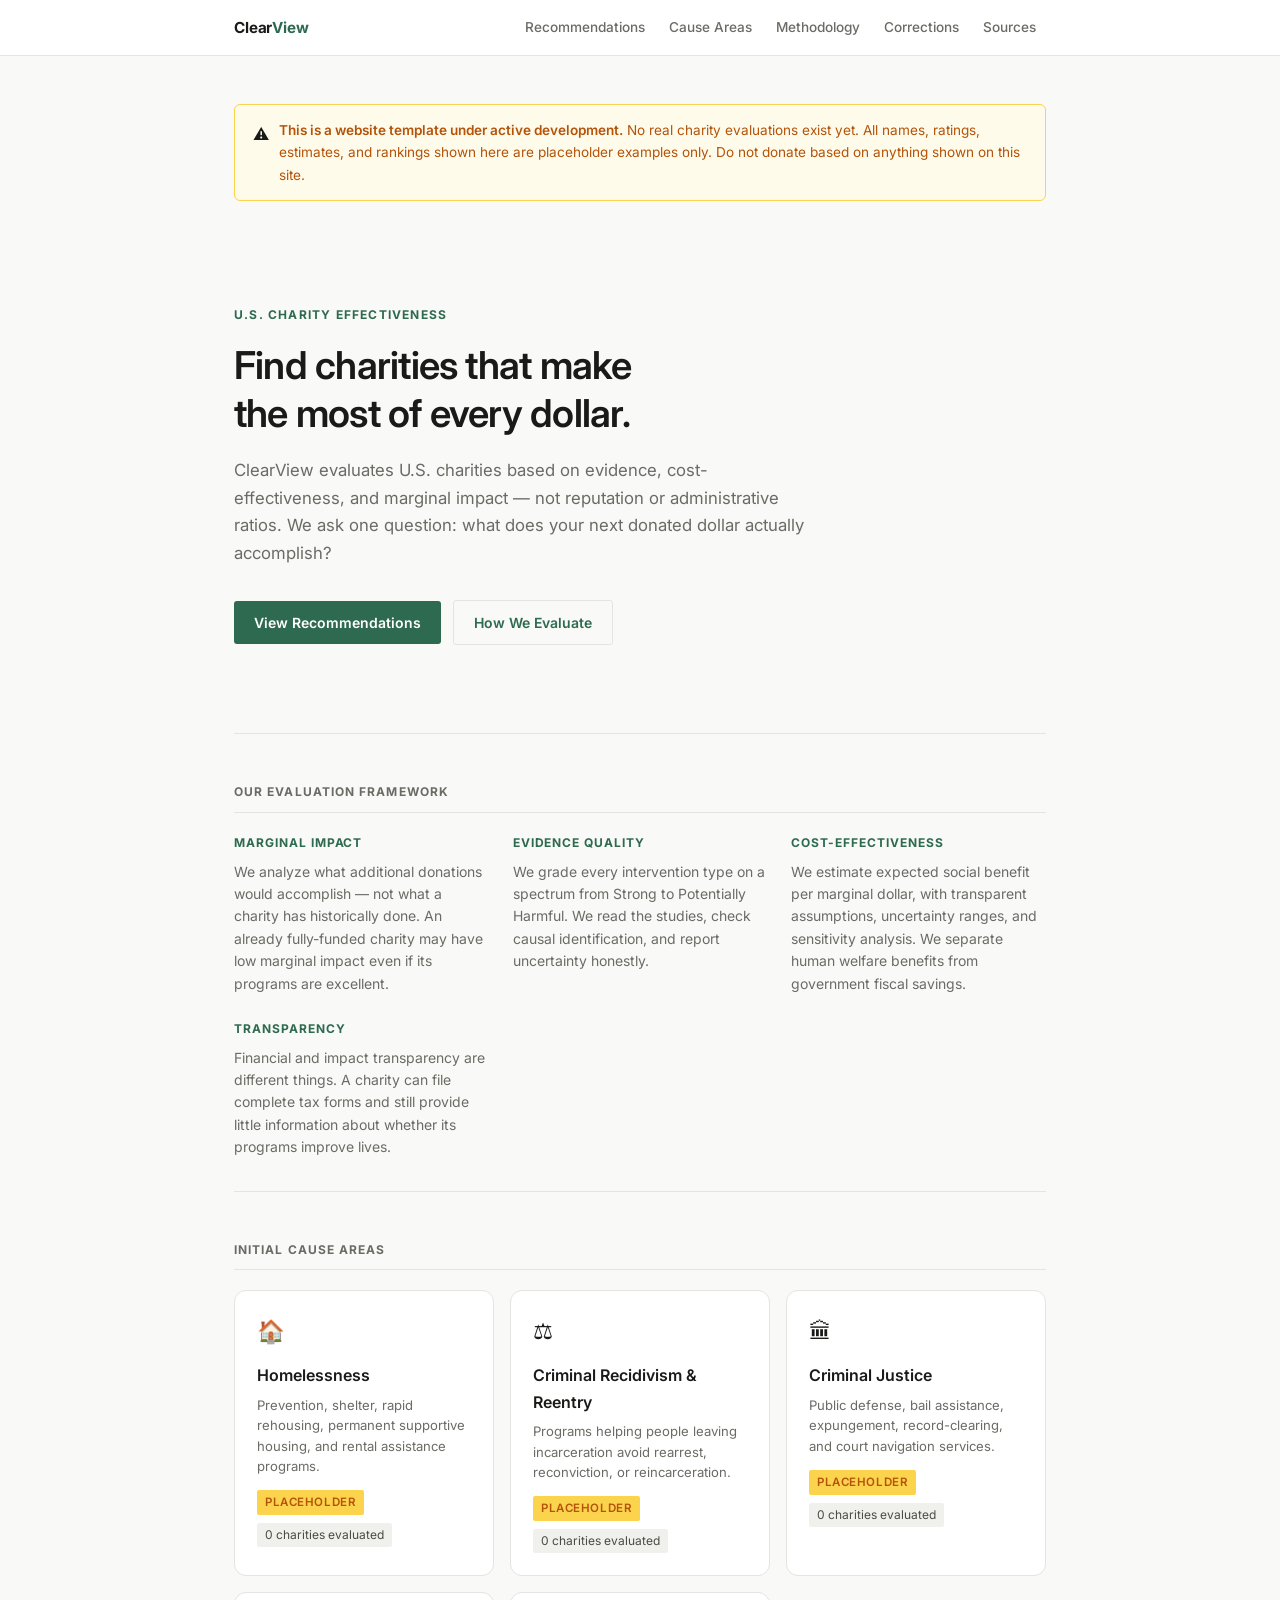
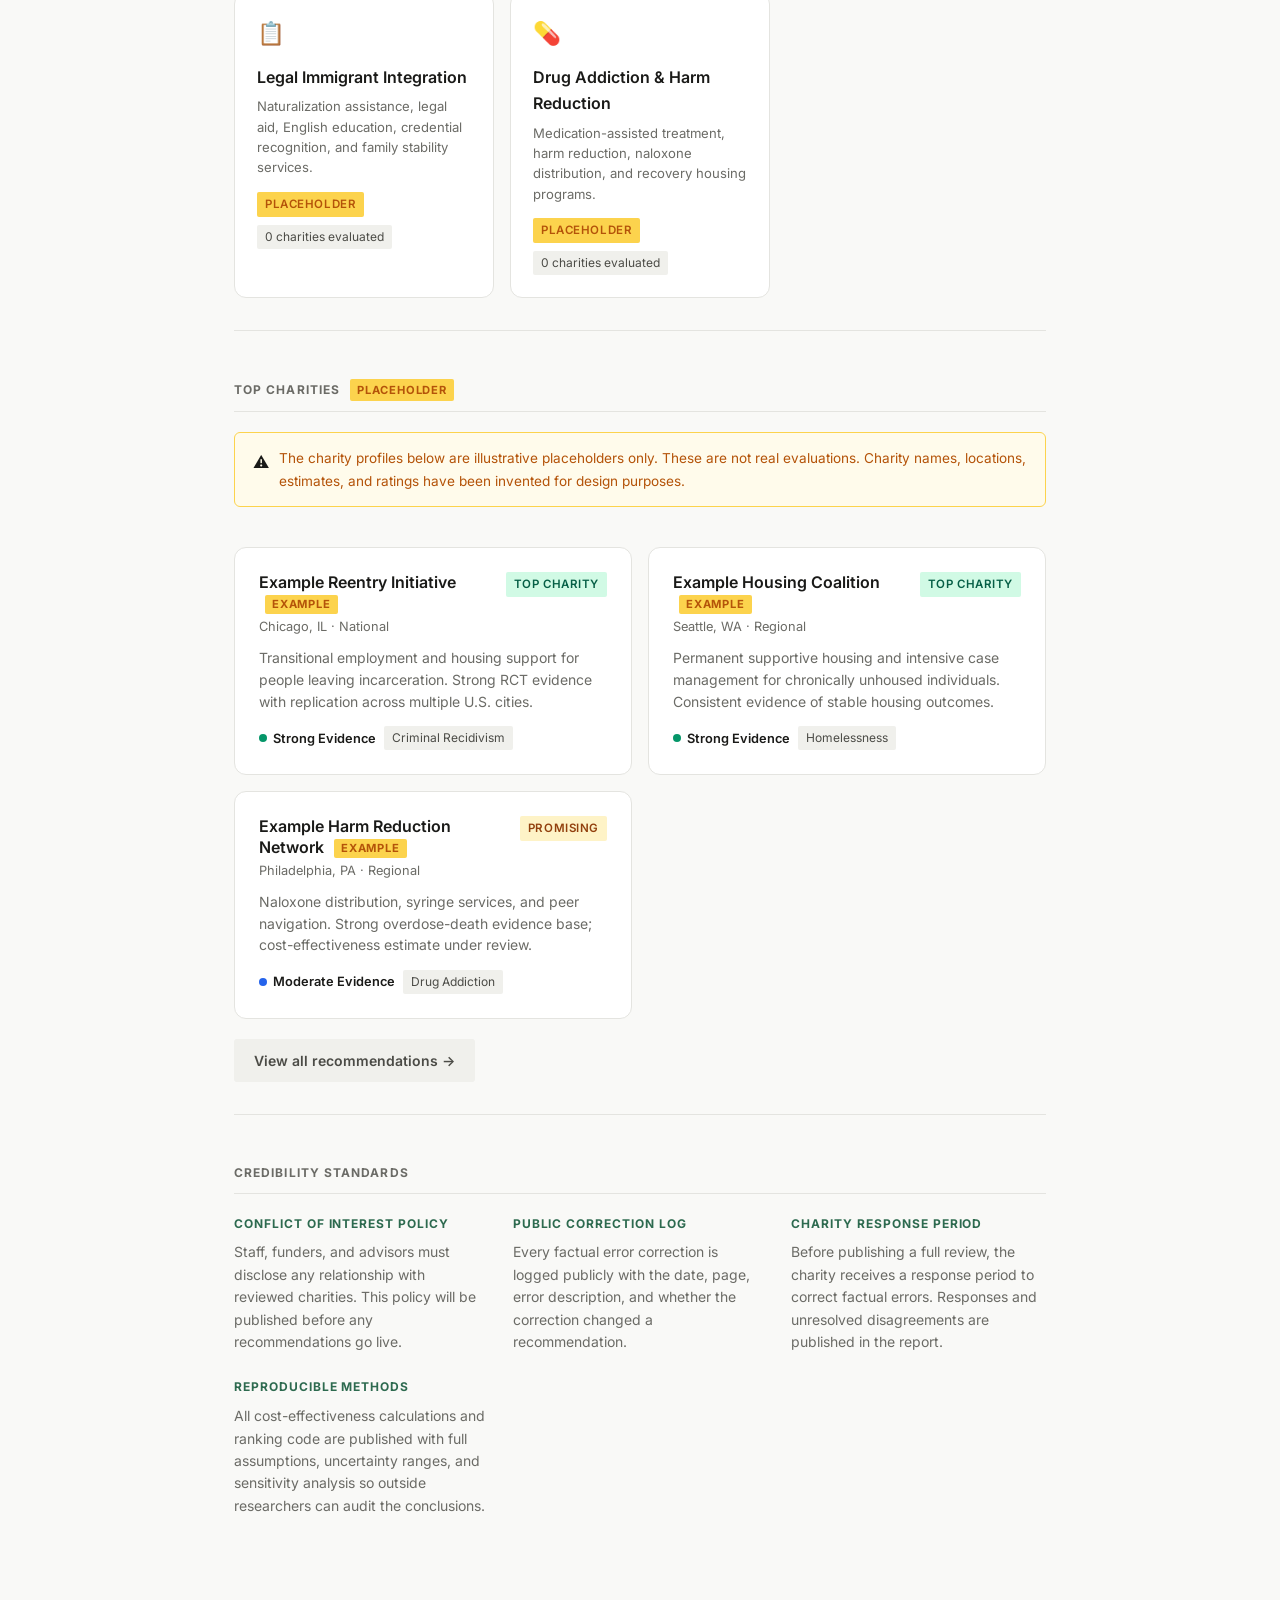
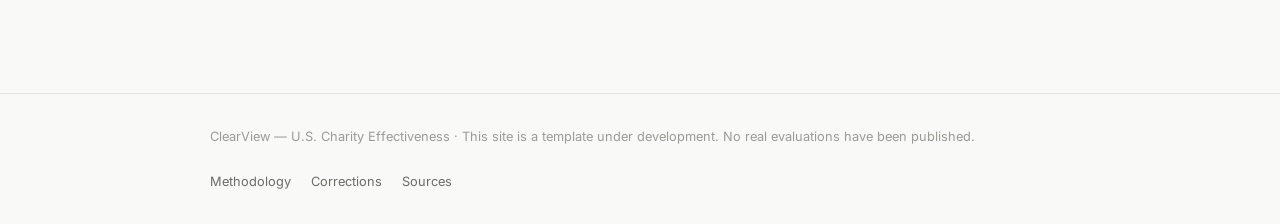
<file: website/src/pages/index.html>
<!DOCTYPE html>
<html lang="en">
<head>
  <meta charset="UTF-8" />
  <meta name="viewport" content="width=device-width, initial-scale=1.0" />
  <title>ClearView — U.S. Charity Effectiveness</title>
  <link rel="preconnect" href="https://fonts.googleapis.com" />
  <link rel="preconnect" href="https://fonts.gstatic.com" crossorigin />
  <link href="https://fonts.googleapis.com/css2?family=Inter:wght@400;500;600;700&display=swap" rel="stylesheet" />
  <link rel="stylesheet" href="../css/style.css" />
</head>
<body>

<!-- Navigation -->
<nav class="nav">
  <div class="nav-inner">
    <a class="nav-logo" href="index.html">Clear<span>View</span></a>
    <div class="nav-links">
      <a href="recommendations.html">Recommendations</a>
      <a href="cause-areas/index.html">Cause Areas</a>
      <a href="methodology.html">Methodology</a>
      <a href="corrections.html">Corrections</a>
      <a href="sources.html">Sources</a>
    </div>
  </div>
</nav>

<!-- Main -->
<main class="page">

  <!-- Placeholder Notice -->
  <div class="placeholder-notice">
    <span class="icon">⚠</span>
    <p><strong>This is a website template under active development.</strong> No real charity evaluations exist yet. All names, ratings, estimates, and rankings shown here are placeholder examples only. Do not donate based on anything shown on this site.</p>
  </div>

  <!-- Hero -->
  <section class="hero">
    <div class="hero-eyebrow">U.S. Charity Effectiveness</div>
    <h1>Find charities that make the most of every dollar.</h1>
    <p>ClearView evaluates U.S. charities based on evidence, cost-effectiveness, and marginal impact — not reputation or administrative ratios. We ask one question: what does your next donated dollar actually accomplish?</p>
    <div class="hero-actions">
      <a href="recommendations.html" class="btn btn-primary">View Recommendations</a>
      <a href="methodology.html" class="btn btn-ghost">How We Evaluate</a>
    </div>
  </section>

  <hr class="divider" />

  <!-- What We Measure -->
  <section class="section">
    <div class="section-title">Our Evaluation Framework</div>
    <div class="feature-row">
      <div class="feature-item">
        <div class="feature-label">Marginal Impact</div>
        <p class="feature-text">We analyze what additional donations would accomplish — not what a charity has historically done. An already fully-funded charity may have low marginal impact even if its programs are excellent.</p>
      </div>
      <div class="feature-item">
        <div class="feature-label">Evidence Quality</div>
        <p class="feature-text">We grade every intervention type on a spectrum from Strong to Potentially Harmful. We read the studies, check causal identification, and report uncertainty honestly.</p>
      </div>
      <div class="feature-item">
        <div class="feature-label">Cost-Effectiveness</div>
        <p class="feature-text">We estimate expected social benefit per marginal dollar, with transparent assumptions, uncertainty ranges, and sensitivity analysis. We separate human welfare benefits from government fiscal savings.</p>
      </div>
      <div class="feature-item">
        <div class="feature-label">Transparency</div>
        <p class="feature-text">Financial and impact transparency are different things. A charity can file complete tax forms and still provide little information about whether its programs improve lives.</p>
      </div>
    </div>
  </section>

  <hr class="divider" />

  <!-- Cause Areas -->
  <section class="section">
    <div class="section-title">Initial Cause Areas</div>
    <div class="cause-grid">
      <a class="cause-card" href="cause-areas/homelessness.html">
        <div class="cause-icon">🏠</div>
        <div class="cause-title">Homelessness</div>
        <p class="cause-desc">Prevention, shelter, rapid rehousing, permanent supportive housing, and rental assistance programs.</p>
        <div class="cause-meta">
          <span class="badge badge-placeholder">Placeholder</span>
          <span class="tag">0 charities evaluated</span>
        </div>
      </a>
      <a class="cause-card" href="cause-areas/criminal-recidivism.html">
        <div class="cause-icon">⚖</div>
        <div class="cause-title">Criminal Recidivism &amp; Reentry</div>
        <p class="cause-desc">Programs helping people leaving incarceration avoid rearrest, reconviction, or reincarceration.</p>
        <div class="cause-meta">
          <span class="badge badge-placeholder">Placeholder</span>
          <span class="tag">0 charities evaluated</span>
        </div>
      </a>
      <a class="cause-card" href="cause-areas/criminal-justice.html">
        <div class="cause-icon">🏛</div>
        <div class="cause-title">Criminal Justice</div>
        <p class="cause-desc">Public defense, bail assistance, expungement, record-clearing, and court navigation services.</p>
        <div class="cause-meta">
          <span class="badge badge-placeholder">Placeholder</span>
          <span class="tag">0 charities evaluated</span>
        </div>
      </a>
      <a class="cause-card" href="cause-areas/legal-immigrants.html">
        <div class="cause-icon">📋</div>
        <div class="cause-title">Legal Immigrant Integration</div>
        <p class="cause-desc">Naturalization assistance, legal aid, English education, credential recognition, and family stability services.</p>
        <div class="cause-meta">
          <span class="badge badge-placeholder">Placeholder</span>
          <span class="tag">0 charities evaluated</span>
        </div>
      </a>
      <a class="cause-card" href="cause-areas/drug-addiction.html">
        <div class="cause-icon">💊</div>
        <div class="cause-title">Drug Addiction &amp; Harm Reduction</div>
        <p class="cause-desc">Medication-assisted treatment, harm reduction, naloxone distribution, and recovery housing programs.</p>
        <div class="cause-meta">
          <span class="badge badge-placeholder">Placeholder</span>
          <span class="tag">0 charities evaluated</span>
        </div>
      </a>
    </div>
  </section>

  <hr class="divider" />

  <!-- Top Recommendations Preview -->
  <section class="section">
    <div class="section-title">Top Charities <span class="placeholder-tag">Placeholder</span></div>
    <div class="placeholder-notice">
      <span class="icon">⚠</span>
      <p>The charity profiles below are illustrative placeholders only. These are not real evaluations. Charity names, locations, estimates, and ratings have been invented for design purposes.</p>
    </div>
    <div class="card-grid">

      <a href="charities/example-charity.html" class="card card-link">
        <div class="charity-card">
          <div class="charity-card-top">
            <div>
              <div class="charity-card-name">Example Reentry Initiative <span class="placeholder-tag">Example</span></div>
              <div class="charity-card-location">Chicago, IL · National</div>
            </div>
            <span class="badge badge-green">Top Charity</span>
          </div>
          <p class="charity-card-desc">Transitional employment and housing support for people leaving incarceration. Strong RCT evidence with replication across multiple U.S. cities.</p>
          <div class="charity-card-footer">
            <span class="evidence-grade grade-strong"><span class="grade-dot"></span>Strong Evidence</span>
            <span class="tag">Criminal Recidivism</span>
          </div>
        </div>
      </a>

      <a href="charities/example-charity.html" class="card card-link">
        <div class="charity-card">
          <div class="charity-card-top">
            <div>
              <div class="charity-card-name">Example Housing Coalition <span class="placeholder-tag">Example</span></div>
              <div class="charity-card-location">Seattle, WA · Regional</div>
            </div>
            <span class="badge badge-green">Top Charity</span>
          </div>
          <p class="charity-card-desc">Permanent supportive housing and intensive case management for chronically unhoused individuals. Consistent evidence of stable housing outcomes.</p>
          <div class="charity-card-footer">
            <span class="evidence-grade grade-strong"><span class="grade-dot"></span>Strong Evidence</span>
            <span class="tag">Homelessness</span>
          </div>
        </div>
      </a>

      <a href="charities/example-charity.html" class="card card-link">
        <div class="charity-card">
          <div class="charity-card-top">
            <div>
              <div class="charity-card-name">Example Harm Reduction Network <span class="placeholder-tag">Example</span></div>
              <div class="charity-card-location">Philadelphia, PA · Regional</div>
            </div>
            <span class="badge badge-yellow">Promising</span>
          </div>
          <p class="charity-card-desc">Naloxone distribution, syringe services, and peer navigation. Strong overdose-death evidence base; cost-effectiveness estimate under review.</p>
          <div class="charity-card-footer">
            <span class="evidence-grade grade-moderate"><span class="grade-dot"></span>Moderate Evidence</span>
            <span class="tag">Drug Addiction</span>
          </div>
        </div>
      </a>

    </div>
    <div style="margin-top: 20px;">
      <a href="recommendations.html" class="btn btn-secondary">View all recommendations →</a>
    </div>
  </section>

  <hr class="divider" />

  <!-- About / Credibility -->
  <section class="section">
    <div class="section-title">Credibility Standards</div>
    <div class="feature-row">
      <div class="feature-item">
        <div class="feature-label">Conflict of Interest Policy</div>
        <p class="feature-text">Staff, funders, and advisors must disclose any relationship with reviewed charities. This policy will be published before any recommendations go live.</p>
      </div>
      <div class="feature-item">
        <div class="feature-label">Public Correction Log</div>
        <p class="feature-text">Every factual error correction is logged publicly with the date, page, error description, and whether the correction changed a recommendation.</p>
      </div>
      <div class="feature-item">
        <div class="feature-label">Charity Response Period</div>
        <p class="feature-text">Before publishing a full review, the charity receives a response period to correct factual errors. Responses and unresolved disagreements are published in the report.</p>
      </div>
      <div class="feature-item">
        <div class="feature-label">Reproducible Methods</div>
        <p class="feature-text">All cost-effectiveness calculations and ranking code are published with full assumptions, uncertainty ranges, and sensitivity analysis so outside researchers can audit the conclusions.</p>
      </div>
    </div>
  </section>

</main>

<!-- Footer -->
<footer class="footer">
  <div class="footer-inner">
    <span class="footer-copy">ClearView — U.S. Charity Effectiveness · This site is a template under development. No real evaluations have been published.</span>
    <div class="footer-links">
      <a href="methodology.html">Methodology</a>
      <a href="corrections.html">Corrections</a>
      <a href="sources.html">Sources</a>
    </div>
  </div>
</footer>

</body>
</html>
</file>
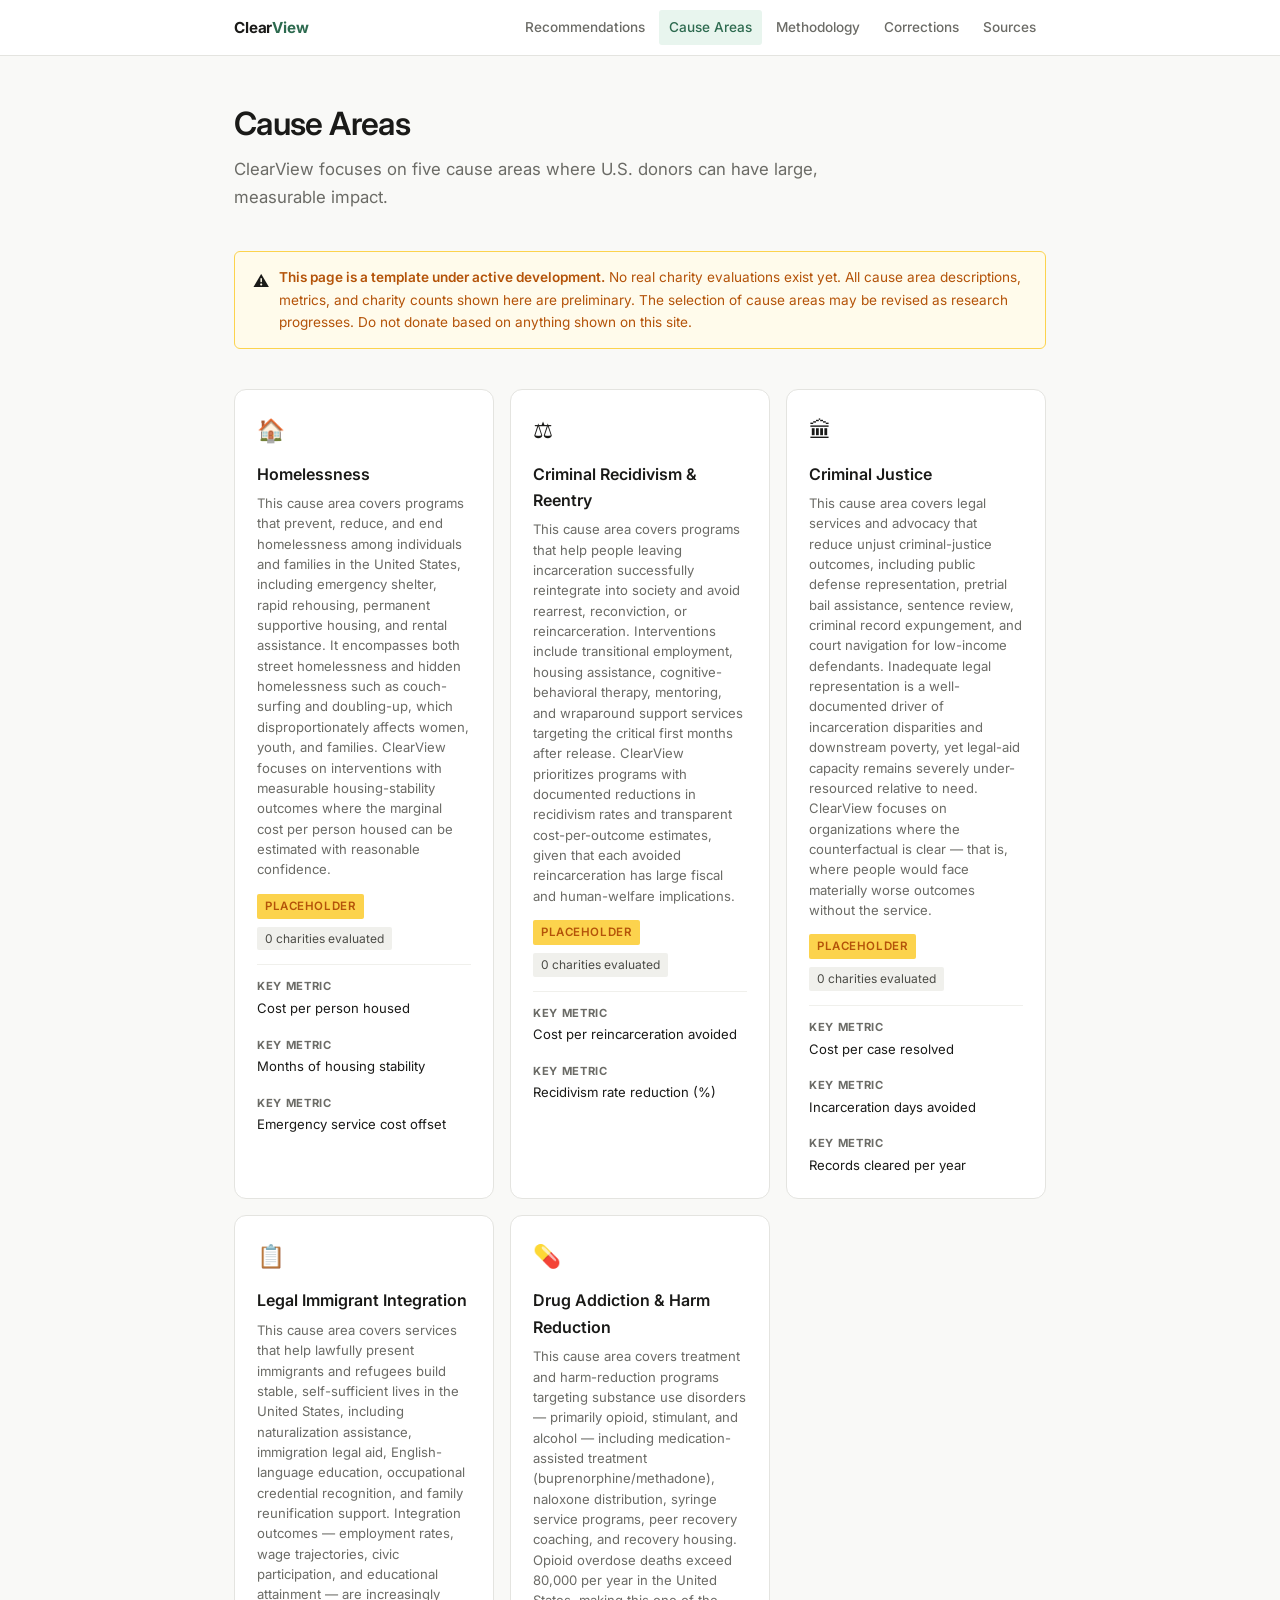
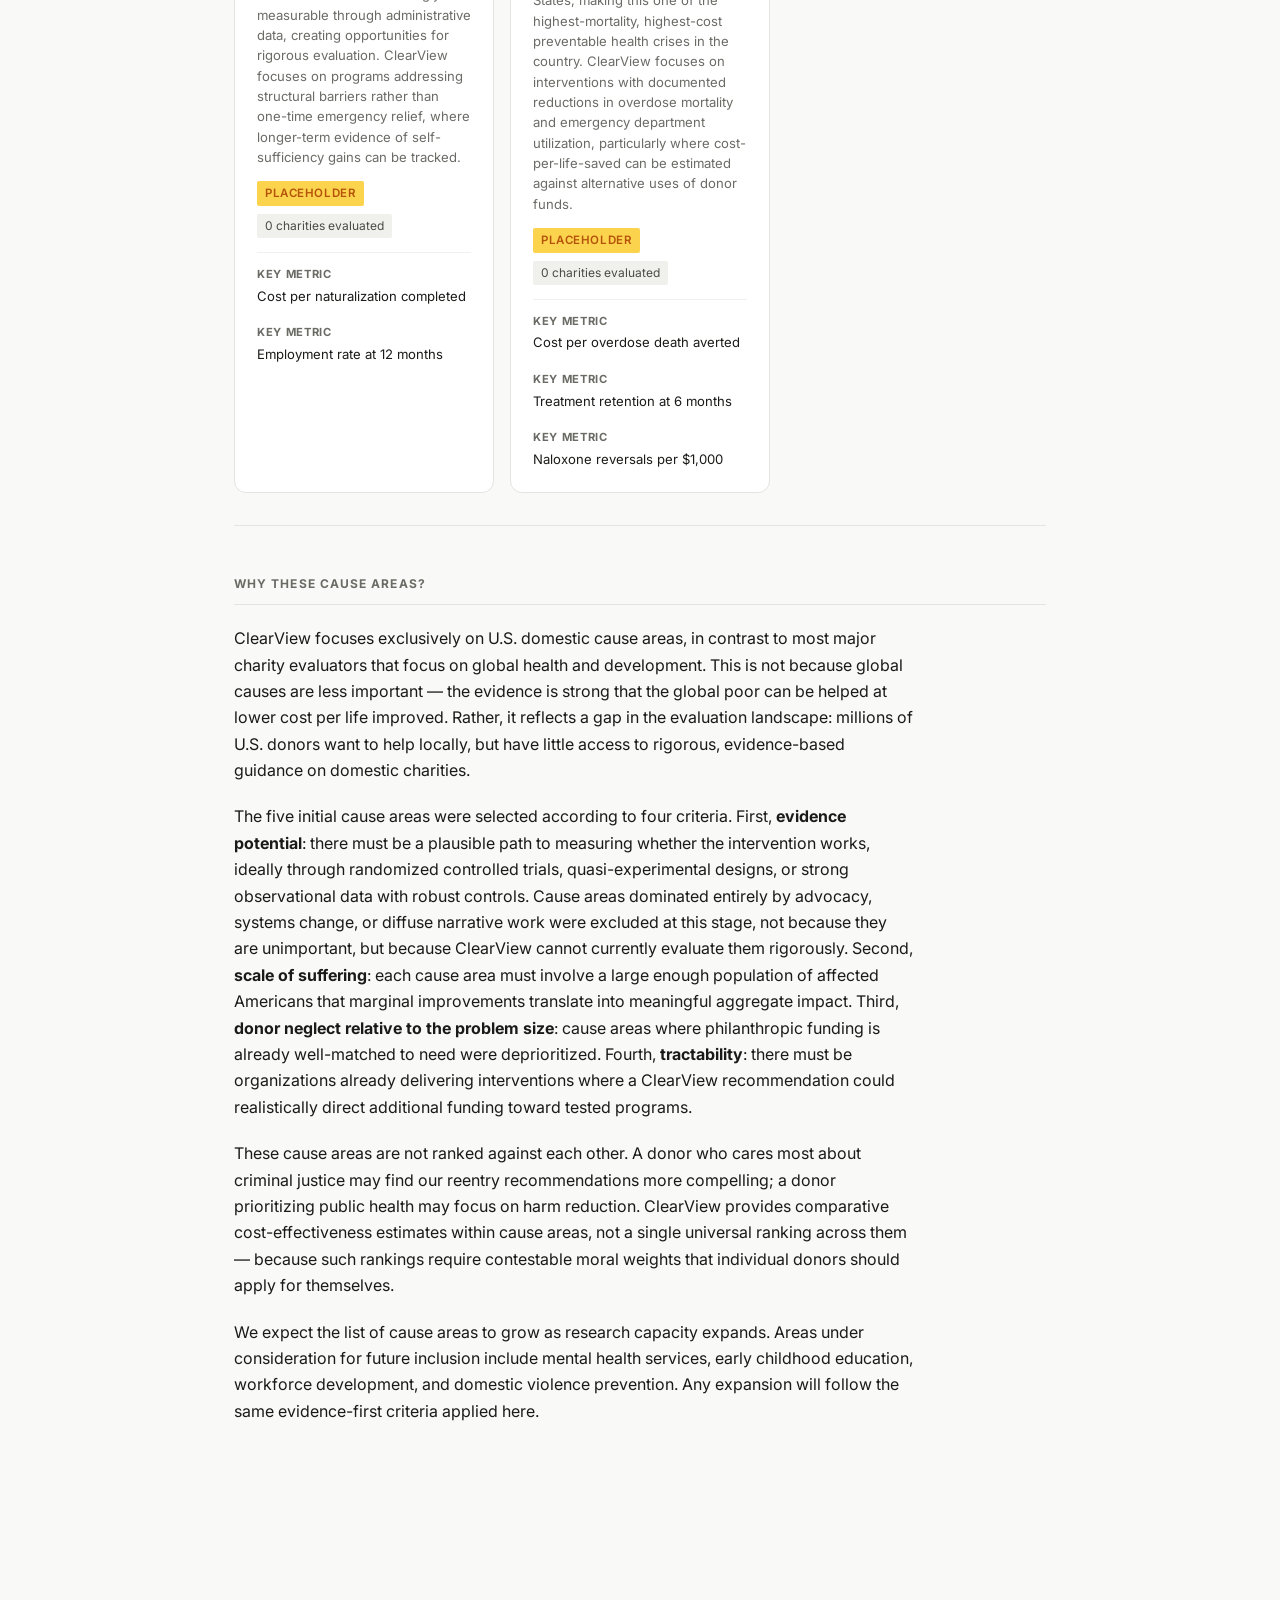
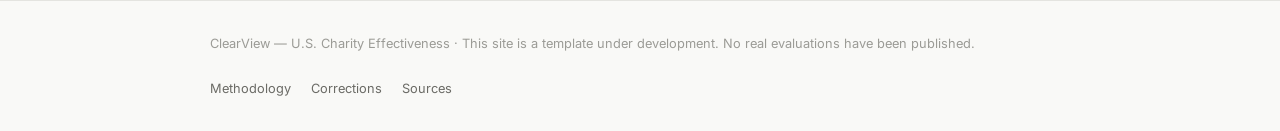
<file: website/src/pages/cause-areas/index.html>
<!DOCTYPE html>
<html lang="en">
<head>
  <meta charset="UTF-8" />
  <meta name="viewport" content="width=device-width, initial-scale=1.0" />
  <title>Cause Areas — ClearView</title>
  <link rel="preconnect" href="https://fonts.googleapis.com" />
  <link rel="preconnect" href="https://fonts.gstatic.com" crossorigin />
  <link href="https://fonts.googleapis.com/css2?family=Inter:wght@400;500;600;700&display=swap" rel="stylesheet" />
  <link rel="stylesheet" href="../../css/style.css" />
</head>
<body>

<!-- Navigation -->
<nav class="nav">
  <div class="nav-inner">
    <a class="nav-logo" href="../index.html">Clear<span>View</span></a>
    <div class="nav-links">
      <a href="../recommendations.html">Recommendations</a>
      <a href="index.html" class="active">Cause Areas</a>
      <a href="../methodology.html">Methodology</a>
      <a href="../corrections.html">Corrections</a>
      <a href="../sources.html">Sources</a>
    </div>
  </div>
</nav>

<!-- Main -->
<main class="page">

  <!-- Page Header -->
  <div class="page-header">
    <h1>Cause Areas</h1>
    <p>ClearView focuses on five cause areas where U.S. donors can have large, measurable impact.</p>
  </div>

  <!-- Placeholder Notice -->
  <div class="placeholder-notice">
    <span class="icon">⚠</span>
    <p><strong>This page is a template under active development.</strong> No real charity evaluations exist yet. All cause area descriptions, metrics, and charity counts shown here are preliminary. The selection of cause areas may be revised as research progresses. Do not donate based on anything shown on this site.</p>
  </div>

  <!-- Cause Area Cards -->
  <div class="cause-grid">

    <!-- Homelessness -->
    <a class="cause-card" href="homelessness.html">
      <div class="cause-icon">🏠</div>
      <div class="cause-title">Homelessness</div>
      <p class="cause-desc">This cause area covers programs that prevent, reduce, and end homelessness among individuals and families in the United States, including emergency shelter, rapid rehousing, permanent supportive housing, and rental assistance. It encompasses both street homelessness and hidden homelessness such as couch-surfing and doubling-up, which disproportionately affects women, youth, and families. ClearView focuses on interventions with measurable housing-stability outcomes where the marginal cost per person housed can be estimated with reasonable confidence.</p>
      <div class="cause-meta" style="margin-bottom: 14px;">
        <span class="badge badge-placeholder">Placeholder</span>
        <span class="tag">0 charities evaluated</span>
      </div>
      <div style="border-top: 1px solid var(--border-light); padding-top: 12px; display: flex; gap: 16px; flex-wrap: wrap;">
        <div>
          <div style="font-size: 0.7rem; font-weight: 700; text-transform: uppercase; letter-spacing: 0.06em; color: var(--text-secondary); margin-bottom: 2px;">Key Metric</div>
          <div style="font-size: 0.82rem; color: var(--text);">Cost per person housed</div>
        </div>
        <div>
          <div style="font-size: 0.7rem; font-weight: 700; text-transform: uppercase; letter-spacing: 0.06em; color: var(--text-secondary); margin-bottom: 2px;">Key Metric</div>
          <div style="font-size: 0.82rem; color: var(--text);">Months of housing stability</div>
        </div>
        <div>
          <div style="font-size: 0.7rem; font-weight: 700; text-transform: uppercase; letter-spacing: 0.06em; color: var(--text-secondary); margin-bottom: 2px;">Key Metric</div>
          <div style="font-size: 0.82rem; color: var(--text);">Emergency service cost offset</div>
        </div>
      </div>
    </a>

    <!-- Criminal Recidivism -->
    <a class="cause-card" href="criminal-recidivism.html">
      <div class="cause-icon">⚖</div>
      <div class="cause-title">Criminal Recidivism &amp; Reentry</div>
      <p class="cause-desc">This cause area covers programs that help people leaving incarceration successfully reintegrate into society and avoid rearrest, reconviction, or reincarceration. Interventions include transitional employment, housing assistance, cognitive-behavioral therapy, mentoring, and wraparound support services targeting the critical first months after release. ClearView prioritizes programs with documented reductions in recidivism rates and transparent cost-per-outcome estimates, given that each avoided reincarceration has large fiscal and human-welfare implications.</p>
      <div class="cause-meta" style="margin-bottom: 14px;">
        <span class="badge badge-placeholder">Placeholder</span>
        <span class="tag">0 charities evaluated</span>
      </div>
      <div style="border-top: 1px solid var(--border-light); padding-top: 12px; display: flex; gap: 16px; flex-wrap: wrap;">
        <div>
          <div style="font-size: 0.7rem; font-weight: 700; text-transform: uppercase; letter-spacing: 0.06em; color: var(--text-secondary); margin-bottom: 2px;">Key Metric</div>
          <div style="font-size: 0.82rem; color: var(--text);">Cost per reincarceration avoided</div>
        </div>
        <div>
          <div style="font-size: 0.7rem; font-weight: 700; text-transform: uppercase; letter-spacing: 0.06em; color: var(--text-secondary); margin-bottom: 2px;">Key Metric</div>
          <div style="font-size: 0.82rem; color: var(--text);">Recidivism rate reduction (%)</div>
        </div>
      </div>
    </a>

    <!-- Criminal Justice -->
    <a class="cause-card" href="criminal-justice.html">
      <div class="cause-icon">🏛</div>
      <div class="cause-title">Criminal Justice</div>
      <p class="cause-desc">This cause area covers legal services and advocacy that reduce unjust criminal-justice outcomes, including public defense representation, pretrial bail assistance, sentence review, criminal record expungement, and court navigation for low-income defendants. Inadequate legal representation is a well-documented driver of incarceration disparities and downstream poverty, yet legal-aid capacity remains severely under-resourced relative to need. ClearView focuses on organizations where the counterfactual is clear — that is, where people would face materially worse outcomes without the service.</p>
      <div class="cause-meta" style="margin-bottom: 14px;">
        <span class="badge badge-placeholder">Placeholder</span>
        <span class="tag">0 charities evaluated</span>
      </div>
      <div style="border-top: 1px solid var(--border-light); padding-top: 12px; display: flex; gap: 16px; flex-wrap: wrap;">
        <div>
          <div style="font-size: 0.7rem; font-weight: 700; text-transform: uppercase; letter-spacing: 0.06em; color: var(--text-secondary); margin-bottom: 2px;">Key Metric</div>
          <div style="font-size: 0.82rem; color: var(--text);">Cost per case resolved</div>
        </div>
        <div>
          <div style="font-size: 0.7rem; font-weight: 700; text-transform: uppercase; letter-spacing: 0.06em; color: var(--text-secondary); margin-bottom: 2px;">Key Metric</div>
          <div style="font-size: 0.82rem; color: var(--text);">Incarceration days avoided</div>
        </div>
        <div>
          <div style="font-size: 0.7rem; font-weight: 700; text-transform: uppercase; letter-spacing: 0.06em; color: var(--text-secondary); margin-bottom: 2px;">Key Metric</div>
          <div style="font-size: 0.82rem; color: var(--text);">Records cleared per year</div>
        </div>
      </div>
    </a>

    <!-- Legal Immigrant Integration -->
    <a class="cause-card" href="legal-immigrants.html">
      <div class="cause-icon">📋</div>
      <div class="cause-title">Legal Immigrant Integration</div>
      <p class="cause-desc">This cause area covers services that help lawfully present immigrants and refugees build stable, self-sufficient lives in the United States, including naturalization assistance, immigration legal aid, English-language education, occupational credential recognition, and family reunification support. Integration outcomes — employment rates, wage trajectories, civic participation, and educational attainment — are increasingly measurable through administrative data, creating opportunities for rigorous evaluation. ClearView focuses on programs addressing structural barriers rather than one-time emergency relief, where longer-term evidence of self-sufficiency gains can be tracked.</p>
      <div class="cause-meta" style="margin-bottom: 14px;">
        <span class="badge badge-placeholder">Placeholder</span>
        <span class="tag">0 charities evaluated</span>
      </div>
      <div style="border-top: 1px solid var(--border-light); padding-top: 12px; display: flex; gap: 16px; flex-wrap: wrap;">
        <div>
          <div style="font-size: 0.7rem; font-weight: 700; text-transform: uppercase; letter-spacing: 0.06em; color: var(--text-secondary); margin-bottom: 2px;">Key Metric</div>
          <div style="font-size: 0.82rem; color: var(--text);">Cost per naturalization completed</div>
        </div>
        <div>
          <div style="font-size: 0.7rem; font-weight: 700; text-transform: uppercase; letter-spacing: 0.06em; color: var(--text-secondary); margin-bottom: 2px;">Key Metric</div>
          <div style="font-size: 0.82rem; color: var(--text);">Employment rate at 12 months</div>
        </div>
      </div>
    </a>

    <!-- Drug Addiction -->
    <a class="cause-card" href="drug-addiction.html">
      <div class="cause-icon">💊</div>
      <div class="cause-title">Drug Addiction &amp; Harm Reduction</div>
      <p class="cause-desc">This cause area covers treatment and harm-reduction programs targeting substance use disorders — primarily opioid, stimulant, and alcohol — including medication-assisted treatment (buprenorphine/methadone), naloxone distribution, syringe service programs, peer recovery coaching, and recovery housing. Opioid overdose deaths exceed 80,000 per year in the United States, making this one of the highest-mortality, highest-cost preventable health crises in the country. ClearView focuses on interventions with documented reductions in overdose mortality and emergency department utilization, particularly where cost-per-life-saved can be estimated against alternative uses of donor funds.</p>
      <div class="cause-meta" style="margin-bottom: 14px;">
        <span class="badge badge-placeholder">Placeholder</span>
        <span class="tag">0 charities evaluated</span>
      </div>
      <div style="border-top: 1px solid var(--border-light); padding-top: 12px; display: flex; gap: 16px; flex-wrap: wrap;">
        <div>
          <div style="font-size: 0.7rem; font-weight: 700; text-transform: uppercase; letter-spacing: 0.06em; color: var(--text-secondary); margin-bottom: 2px;">Key Metric</div>
          <div style="font-size: 0.82rem; color: var(--text);">Cost per overdose death averted</div>
        </div>
        <div>
          <div style="font-size: 0.7rem; font-weight: 700; text-transform: uppercase; letter-spacing: 0.06em; color: var(--text-secondary); margin-bottom: 2px;">Key Metric</div>
          <div style="font-size: 0.82rem; color: var(--text);">Treatment retention at 6 months</div>
        </div>
        <div>
          <div style="font-size: 0.7rem; font-weight: 700; text-transform: uppercase; letter-spacing: 0.06em; color: var(--text-secondary); margin-bottom: 2px;">Key Metric</div>
          <div style="font-size: 0.82rem; color: var(--text);">Naloxone reversals per $1,000</div>
        </div>
      </div>
    </a>

  </div>

  <hr class="divider" />

  <!-- Why These Cause Areas -->
  <section class="section">
    <div class="section-title">Why These Cause Areas?</div>

    <p style="margin-bottom: 20px;">ClearView focuses exclusively on U.S. domestic cause areas, in contrast to most major charity evaluators that focus on global health and development. This is not because global causes are less important — the evidence is strong that the global poor can be helped at lower cost per life improved. Rather, it reflects a gap in the evaluation landscape: millions of U.S. donors want to help locally, but have little access to rigorous, evidence-based guidance on domestic charities.</p>

    <p style="margin-bottom: 20px;">The five initial cause areas were selected according to four criteria. First, <strong>evidence potential</strong>: there must be a plausible path to measuring whether the intervention works, ideally through randomized controlled trials, quasi-experimental designs, or strong observational data with robust controls. Cause areas dominated entirely by advocacy, systems change, or diffuse narrative work were excluded at this stage, not because they are unimportant, but because ClearView cannot currently evaluate them rigorously. Second, <strong>scale of suffering</strong>: each cause area must involve a large enough population of affected Americans that marginal improvements translate into meaningful aggregate impact. Third, <strong>donor neglect relative to the problem size</strong>: cause areas where philanthropic funding is already well-matched to need were deprioritized. Fourth, <strong>tractability</strong>: there must be organizations already delivering interventions where a ClearView recommendation could realistically direct additional funding toward tested programs.</p>

    <p style="margin-bottom: 20px;">These cause areas are not ranked against each other. A donor who cares most about criminal justice may find our reentry recommendations more compelling; a donor prioritizing public health may focus on harm reduction. ClearView provides comparative cost-effectiveness estimates within cause areas, not a single universal ranking across them — because such rankings require contestable moral weights that individual donors should apply for themselves.</p>

    <p>We expect the list of cause areas to grow as research capacity expands. Areas under consideration for future inclusion include mental health services, early childhood education, workforce development, and domestic violence prevention. Any expansion will follow the same evidence-first criteria applied here.</p>
  </section>

</main>

<!-- Footer -->
<footer class="footer">
  <div class="footer-inner">
    <span class="footer-copy">ClearView — U.S. Charity Effectiveness · This site is a template under development. No real evaluations have been published.</span>
    <div class="footer-links">
      <a href="../methodology.html">Methodology</a>
      <a href="../corrections.html">Corrections</a>
      <a href="../sources.html">Sources</a>
    </div>
  </div>
</footer>

</body>
</html>
</file>
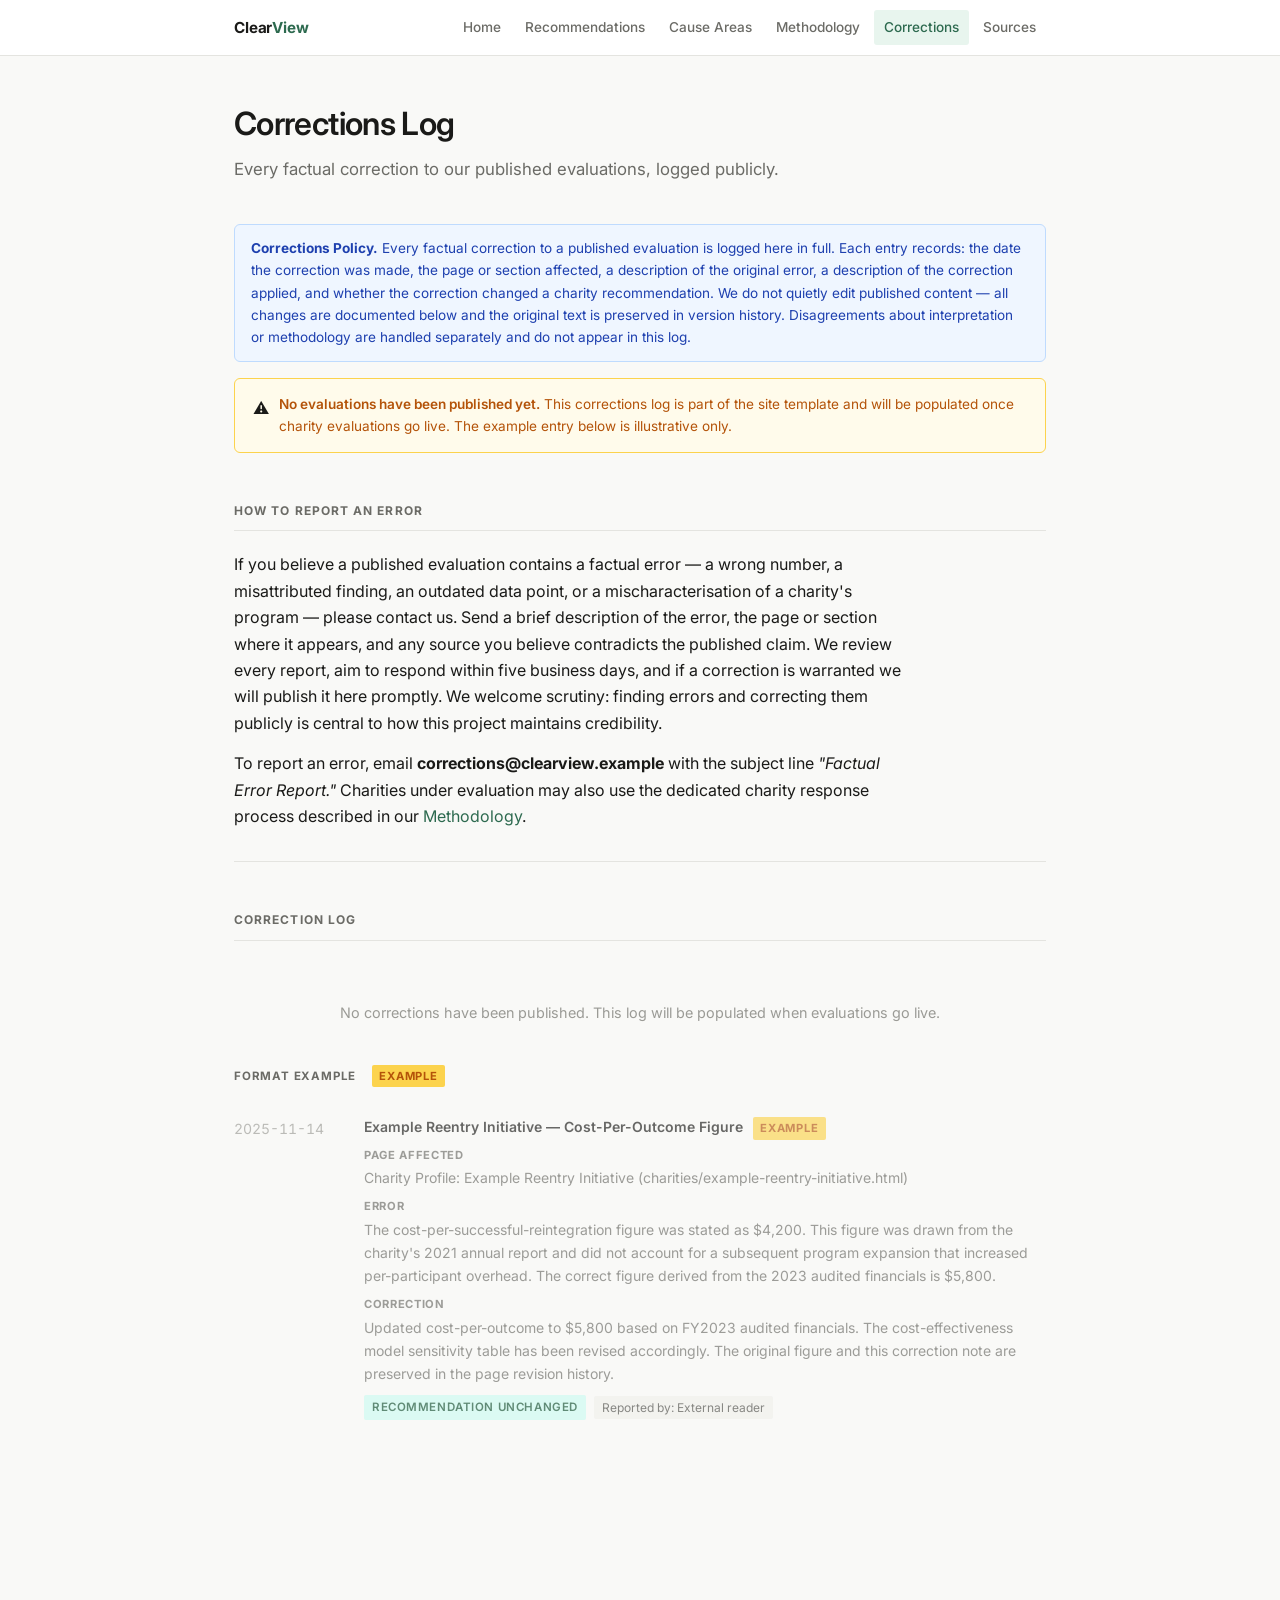
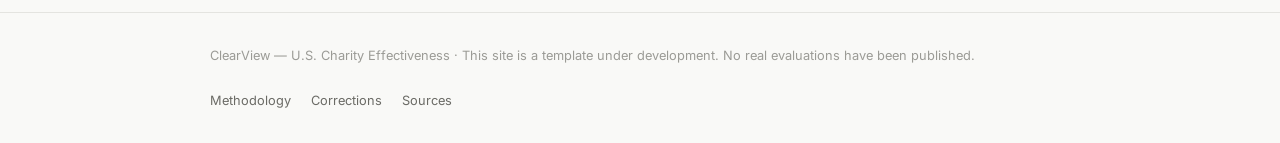
<file: website/src/pages/corrections.html>
<!DOCTYPE html>
<html lang="en">
<head>
  <meta charset="UTF-8" />
  <meta name="viewport" content="width=device-width, initial-scale=1.0" />
  <title>Corrections Log — ClearView</title>
  <link rel="preconnect" href="https://fonts.googleapis.com" />
  <link rel="preconnect" href="https://fonts.gstatic.com" crossorigin />
  <link href="https://fonts.googleapis.com/css2?family=Inter:wght@400;500;600;700&display=swap" rel="stylesheet" />
  <link rel="stylesheet" href="../css/style.css" />
</head>
<body>

<!-- Navigation -->
<nav class="nav">
  <div class="nav-inner">
    <a class="nav-logo" href="index.html">Clear<span>View</span></a>
    <div class="nav-links">
      <a href="index.html">Home</a>
      <a href="recommendations.html">Recommendations</a>
      <a href="cause-areas/index.html">Cause Areas</a>
      <a href="methodology.html">Methodology</a>
      <a href="corrections.html" class="active">Corrections</a>
      <a href="sources.html">Sources</a>
    </div>
  </div>
</nav>

<!-- Main -->
<main class="page">

  <!-- Page Header -->
  <div class="page-header">
    <h1>Corrections Log</h1>
    <p>Every factual correction to our published evaluations, logged publicly.</p>
  </div>

  <!-- Corrections Policy Notice -->
  <div class="notice notice-info">
    <strong>Corrections Policy.</strong> Every factual correction to a published evaluation is logged here in full. Each entry records: the date the correction was made, the page or section affected, a description of the original error, a description of the correction applied, and whether the correction changed a charity recommendation. We do not quietly edit published content — all changes are documented below and the original text is preserved in version history. Disagreements about interpretation or methodology are handled separately and do not appear in this log.
  </div>

  <!-- Placeholder Notice -->
  <div class="placeholder-notice">
    <span class="icon">⚠</span>
    <p><strong>No evaluations have been published yet.</strong> This corrections log is part of the site template and will be populated once charity evaluations go live. The example entry below is illustrative only.</p>
  </div>

  <!-- How to Report an Error -->
  <section class="section">
    <div class="section-title">How to Report an Error</div>
    <p>
      If you believe a published evaluation contains a factual error — a wrong number, a misattributed finding, an outdated data point, or a mischaracterisation of a charity's program — please contact us. Send a brief description of the error, the page or section where it appears, and any source you believe contradicts the published claim. We review every report, aim to respond within five business days, and if a correction is warranted we will publish it here promptly. We welcome scrutiny: finding errors and correcting them publicly is central to how this project maintains credibility.
    </p>
    <p style="margin-top: 14px;">
      To report an error, email <strong>corrections@clearview.example</strong> with the subject line <em>"Factual Error Report."</em> Charities under evaluation may also use the dedicated charity response process described in our <a href="methodology.html">Methodology</a>.
    </p>
  </section>

  <hr class="divider" />

  <!-- Correction Log Section -->
  <section class="section">
    <div class="section-title">Correction Log</div>

    <!-- Empty State -->
    <div style="text-align: center; padding: 40px 0 32px;">
      <p style="color: var(--text-tertiary); font-size: 0.9rem; max-width: none;">
        No corrections have been published. This log will be populated when evaluations go live.
      </p>
    </div>

    <!-- Example Entry (clearly marked as illustrative) -->
    <div style="margin-top: 8px;">
      <div style="margin-bottom: 12px; display: flex; align-items: center; gap: 10px;">
        <span style="font-size: 0.72rem; font-weight: 700; text-transform: uppercase; letter-spacing: 0.07em; color: var(--text-secondary);">Format Example</span>
        <span class="placeholder-tag">Example</span>
      </div>

      <ul class="log-list">
        <li class="log-item" style="opacity: 0.65;">
          <div class="log-date">2025-11-14</div>
          <div class="log-content">
            <div class="log-title">
              Example Reentry Initiative — Cost-Per-Outcome Figure
              <span class="placeholder-tag">Example</span>
            </div>
            <div class="log-body" style="margin-top: 6px;">
              <div style="margin-bottom: 8px;">
                <span style="font-size: 0.7rem; font-weight: 700; text-transform: uppercase; letter-spacing: 0.06em; color: var(--text-secondary); display: block; margin-bottom: 2px;">Page Affected</span>
                <span>Charity Profile: Example Reentry Initiative (charities/example-reentry-initiative.html)</span>
              </div>
              <div style="margin-bottom: 8px;">
                <span style="font-size: 0.7rem; font-weight: 700; text-transform: uppercase; letter-spacing: 0.06em; color: var(--text-secondary); display: block; margin-bottom: 2px;">Error</span>
                <span>The cost-per-successful-reintegration figure was stated as $4,200. This figure was drawn from the charity's 2021 annual report and did not account for a subsequent program expansion that increased per-participant overhead. The correct figure derived from the 2023 audited financials is $5,800.</span>
              </div>
              <div style="margin-bottom: 10px;">
                <span style="font-size: 0.7rem; font-weight: 700; text-transform: uppercase; letter-spacing: 0.06em; color: var(--text-secondary); display: block; margin-bottom: 2px;">Correction</span>
                <span>Updated cost-per-outcome to $5,800 based on FY2023 audited financials. The cost-effectiveness model sensitivity table has been revised accordingly. The original figure and this correction note are preserved in the page revision history.</span>
              </div>
              <div style="display: flex; align-items: center; gap: 8px; flex-wrap: wrap;">
                <span class="badge badge-teal">Recommendation Unchanged</span>
                <span class="tag">Reported by: External reader</span>
              </div>
            </div>
          </div>
        </li>
      </ul>
    </div>
  </section>

</main>

<!-- Footer -->
<footer class="footer">
  <div class="footer-inner">
    <span class="footer-copy">ClearView — U.S. Charity Effectiveness · This site is a template under development. No real evaluations have been published.</span>
    <div class="footer-links">
      <a href="methodology.html">Methodology</a>
      <a href="corrections.html">Corrections</a>
      <a href="sources.html">Sources</a>
    </div>
  </div>
</footer>

</body>
</html>
</file>
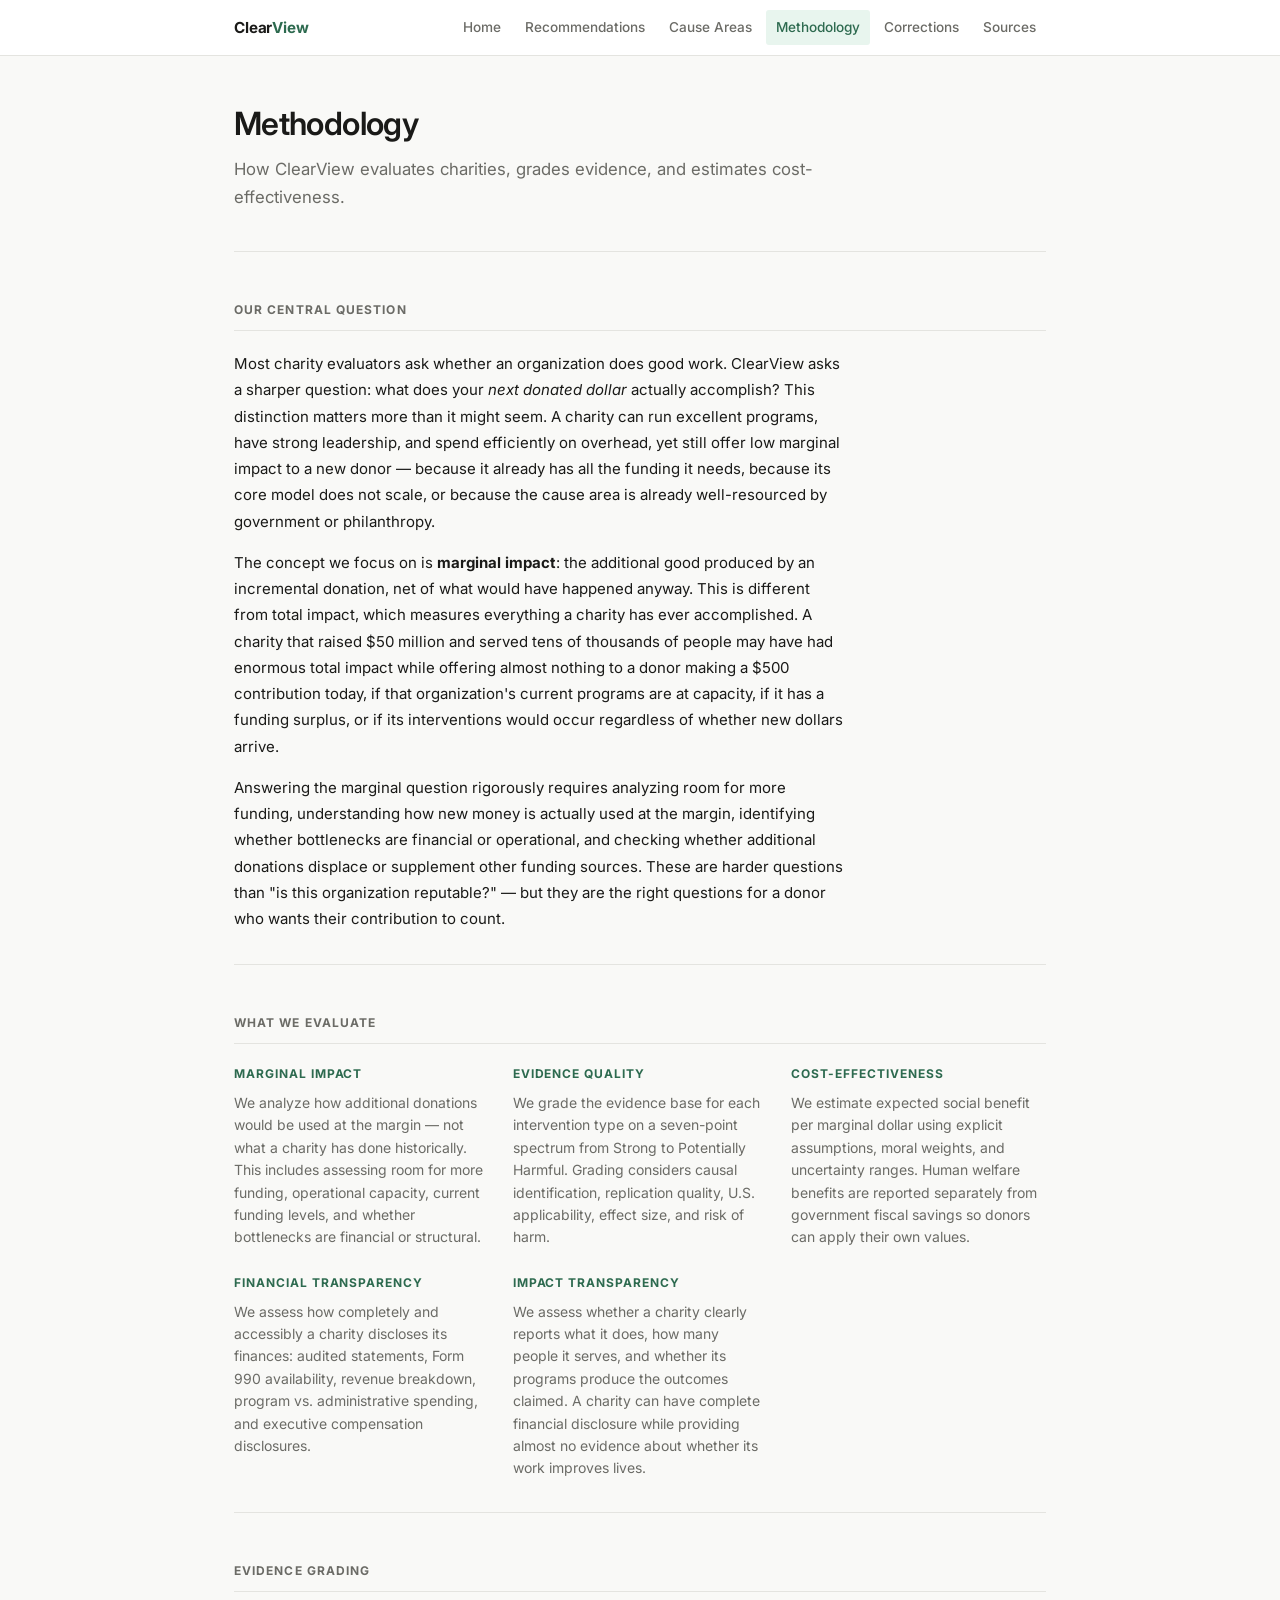
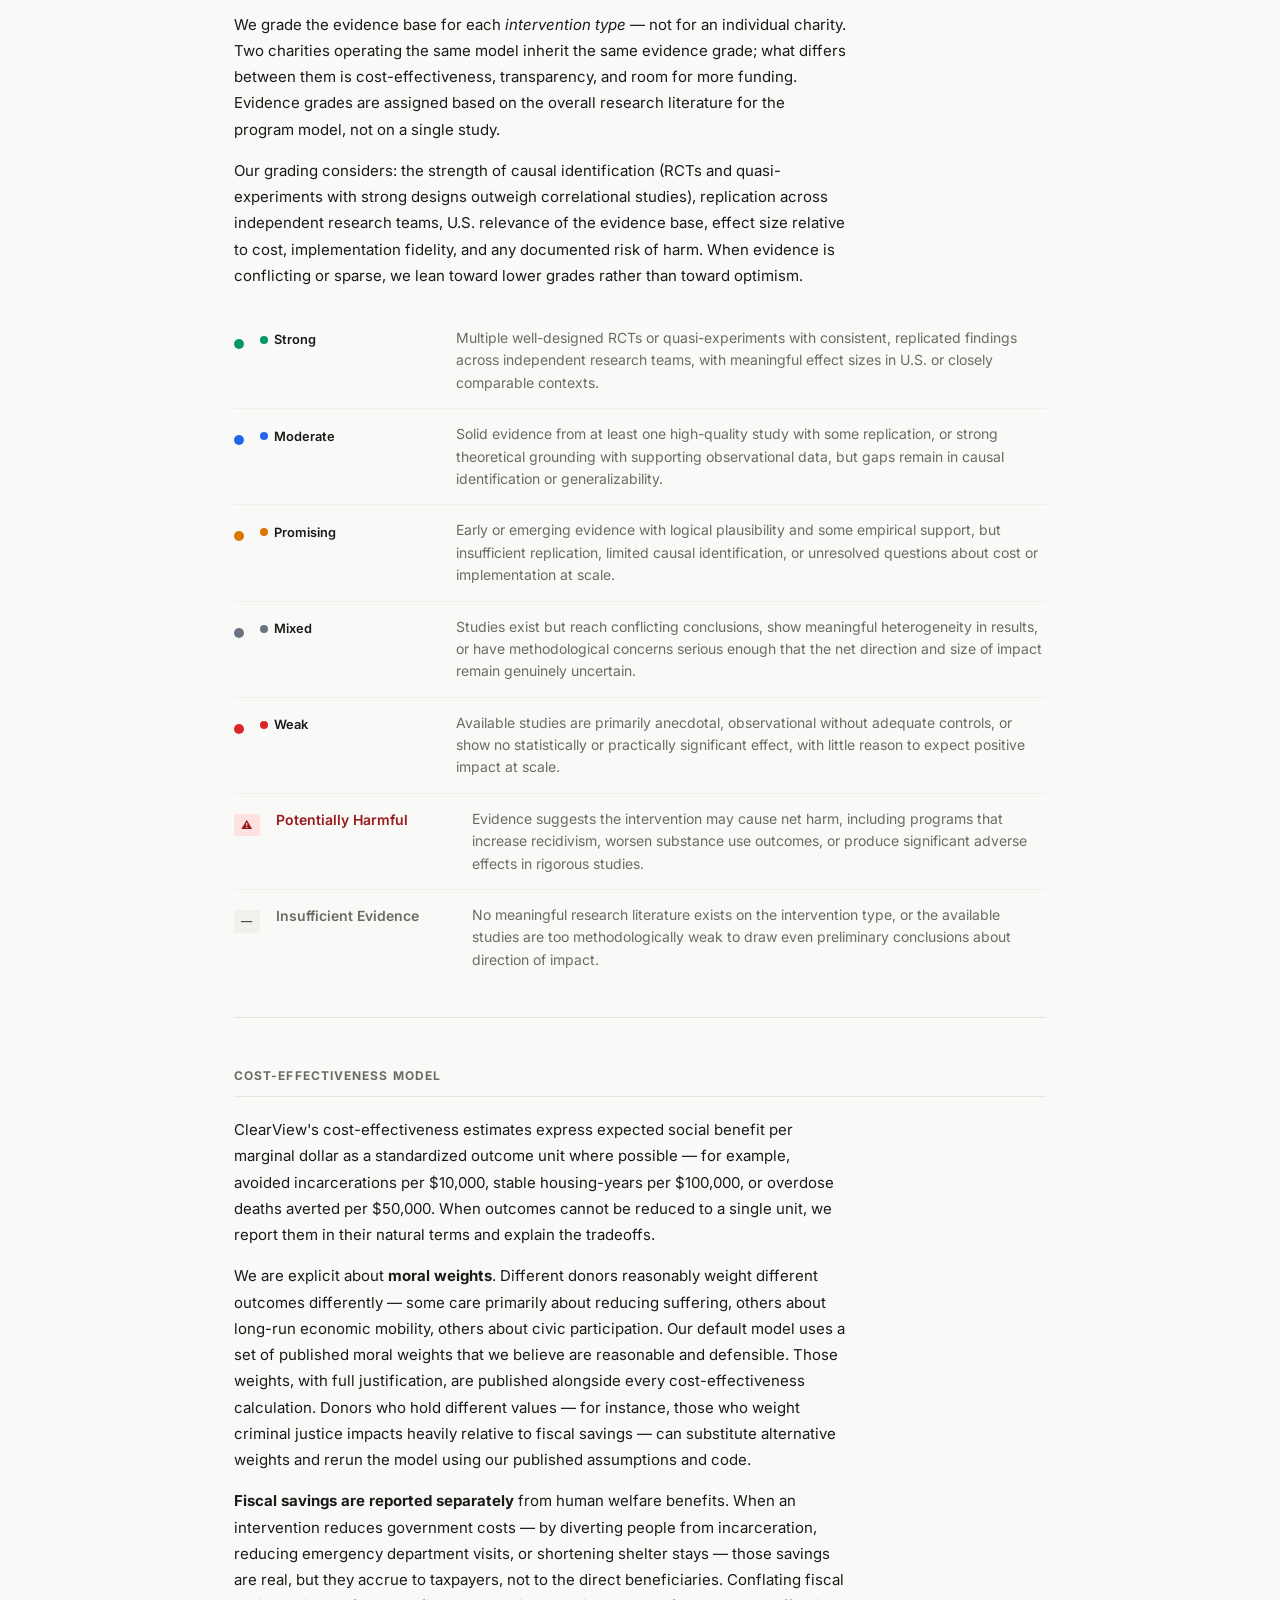
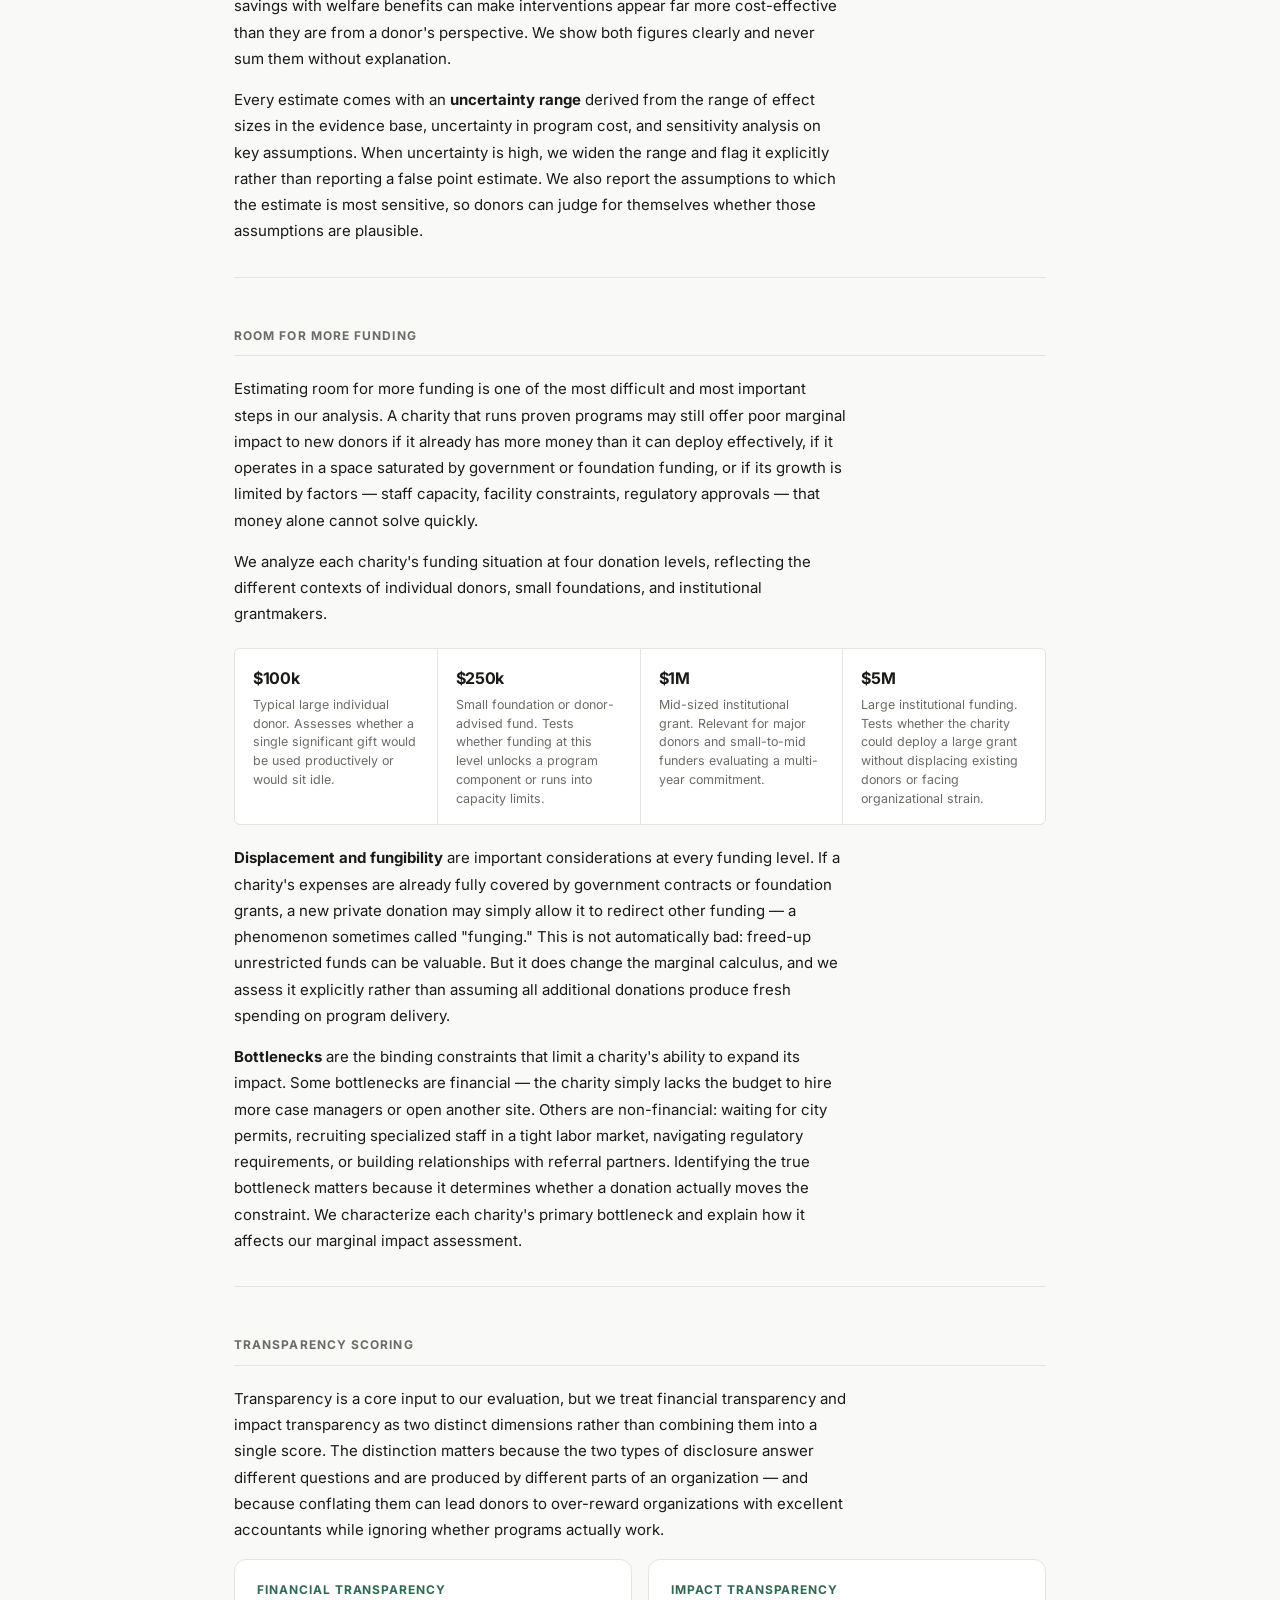
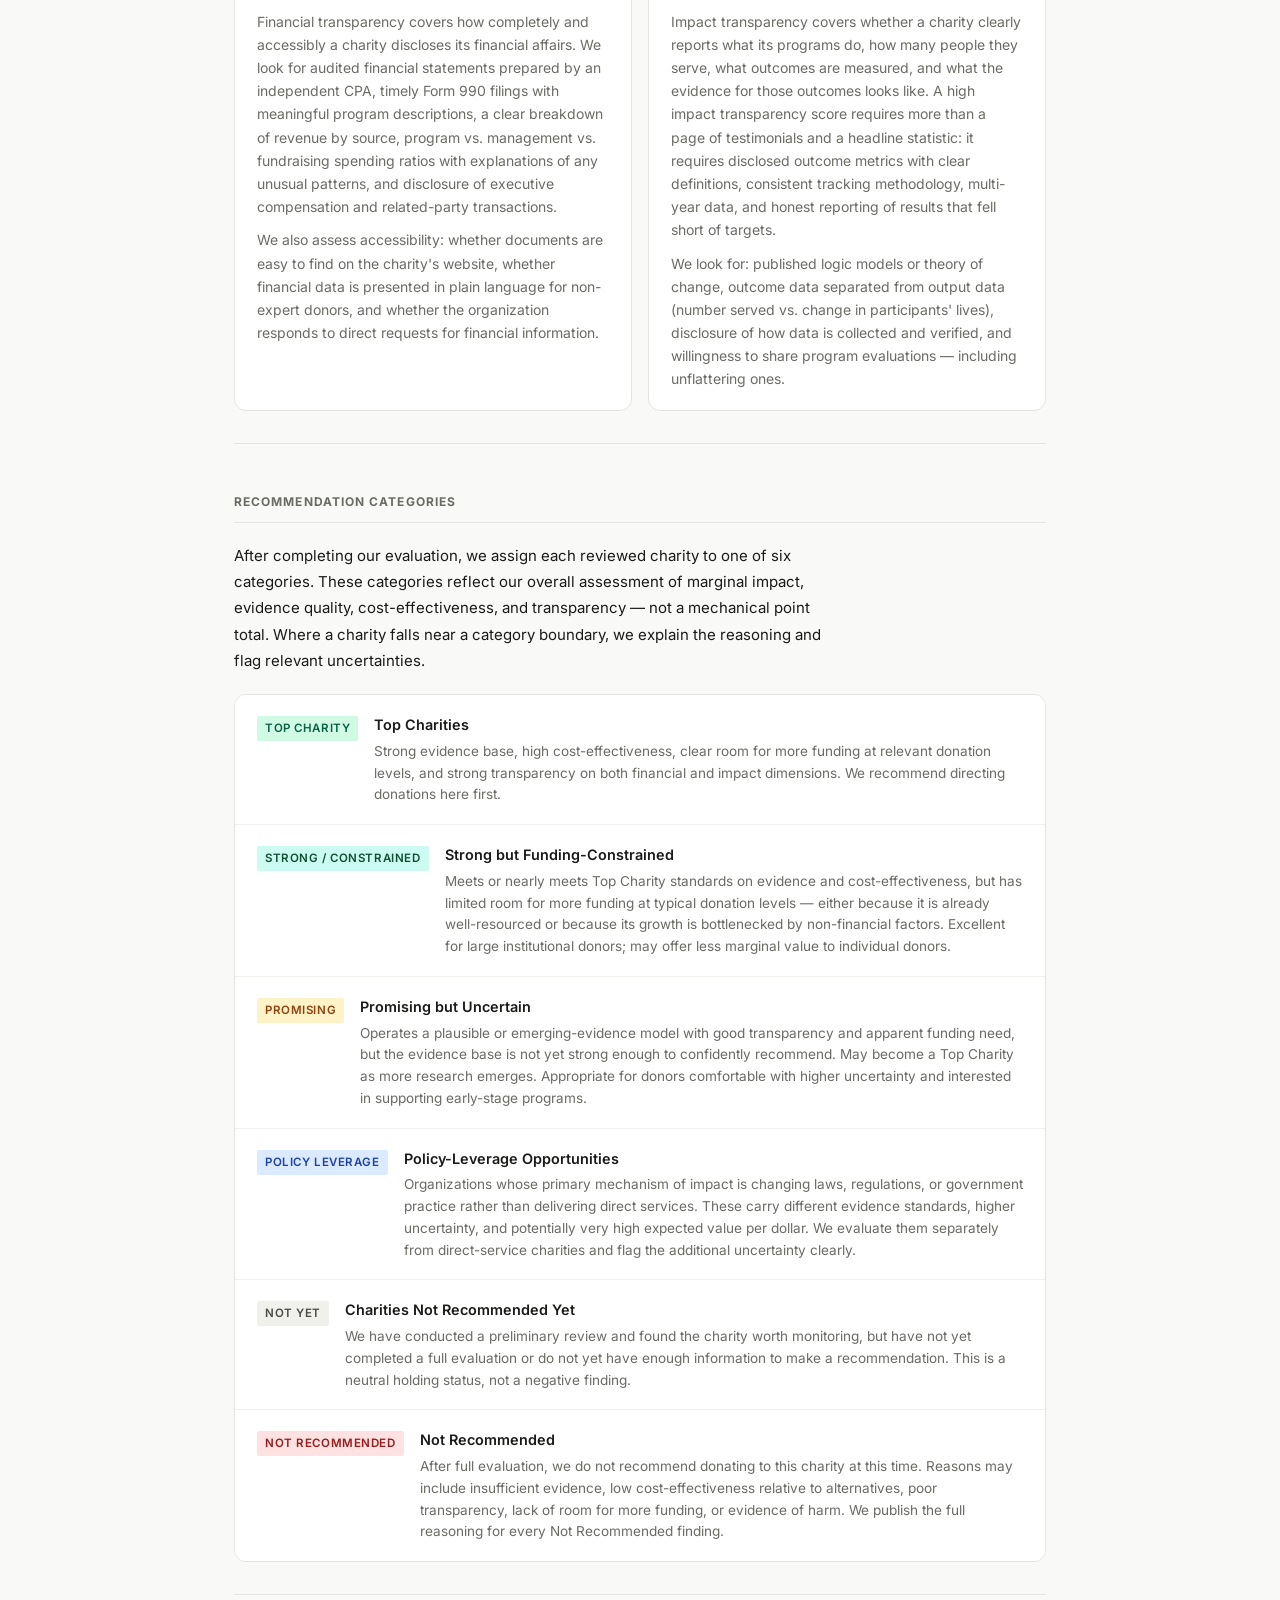
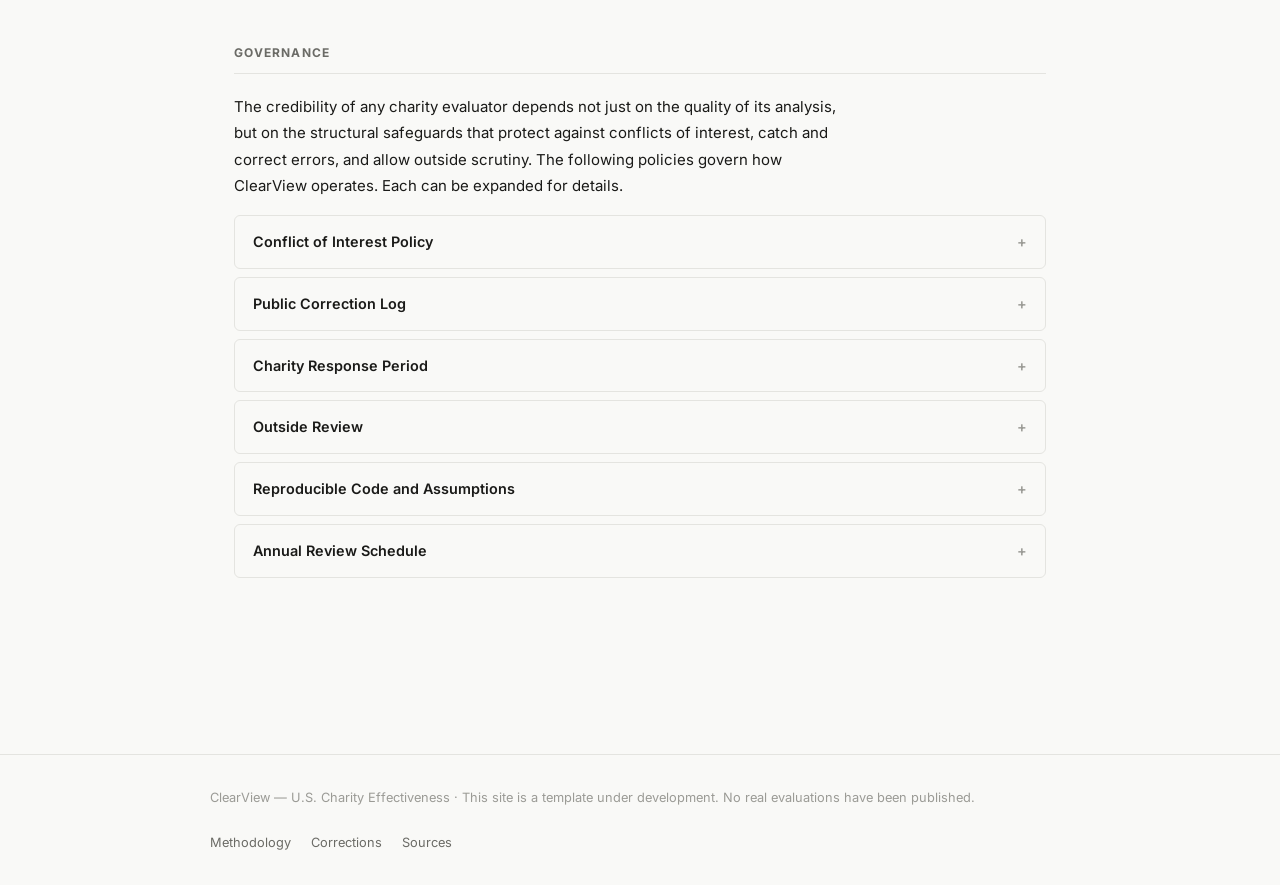
<file: website/src/pages/methodology.html>
<!DOCTYPE html>
<html lang="en">
<head>
  <meta charset="UTF-8" />
  <meta name="viewport" content="width=device-width, initial-scale=1.0" />
  <title>Methodology — ClearView</title>
  <link rel="preconnect" href="https://fonts.googleapis.com" />
  <link rel="preconnect" href="https://fonts.gstatic.com" crossorigin />
  <link href="https://fonts.googleapis.com/css2?family=Inter:wght@400;500;600;700&display=swap" rel="stylesheet" />
  <link rel="stylesheet" href="../css/style.css" />
  <style>
    /* ── Methodology-specific additions ──────────────────────── */

    /* Evidence grade rows in the grading section */
    .grade-row {
      display: flex;
      align-items: flex-start;
      gap: 16px;
      padding: 14px 0;
      border-bottom: 1px solid var(--border-light);
    }
    .grade-row:last-child { border-bottom: none; }

    .grade-row-indicator {
      flex-shrink: 0;
      margin-top: 3px;
    }
    .grade-row-label {
      font-size: 0.875rem;
      font-weight: 600;
      min-width: 180px;
      flex-shrink: 0;
      color: var(--text);
    }
    .grade-row-desc {
      font-size: 0.875rem;
      color: var(--text-secondary);
      line-height: 1.6;
      max-width: none;
    }

    /* dot sizes for grade rows (slightly larger than card dots) */
    .grade-dot-lg {
      width: 10px;
      height: 10px;
      border-radius: 50%;
      display: inline-block;
      flex-shrink: 0;
    }
    .dot-green   { background: #059669; }
    .dot-blue    { background: #2563eb; }
    .dot-amber   { background: #d97706; }
    .dot-gray    { background: #6b7280; }
    .dot-red     { background: #dc2626; }

    /* Recommendation category cards */
    .rec-category-list {
      display: flex;
      flex-direction: column;
      gap: 0;
      border: 1px solid var(--border);
      border-radius: var(--radius-lg);
      overflow: hidden;
    }
    .rec-category-item {
      display: flex;
      align-items: flex-start;
      gap: 16px;
      padding: 18px 22px;
      border-bottom: 1px solid var(--border-light);
      background: var(--surface);
    }
    .rec-category-item:last-child { border-bottom: none; }
    .rec-category-badge { flex-shrink: 0; min-width: 0; }
    .rec-category-body {}
    .rec-category-name {
      font-size: 0.9rem;
      font-weight: 600;
      margin-bottom: 4px;
      color: var(--text);
    }
    .rec-category-desc {
      font-size: 0.85rem;
      color: var(--text-secondary);
      line-height: 1.6;
      max-width: none;
    }

    /* Funding levels row */
    .funding-row {
      display: grid;
      grid-template-columns: repeat(auto-fit, minmax(150px, 1fr));
      gap: 1px;
      background: var(--border);
      border: 1px solid var(--border);
      border-radius: var(--radius);
      overflow: hidden;
      margin: 20px 0;
    }
    .funding-cell {
      background: var(--surface);
      padding: 16px 18px;
    }
    .funding-amount {
      font-size: 1rem;
      font-weight: 700;
      letter-spacing: -0.02em;
      color: var(--text);
      margin-bottom: 5px;
    }
    .funding-desc {
      font-size: 0.78rem;
      color: var(--text-secondary);
      line-height: 1.5;
    }

    /* Intro prose spacing */
    .prose p {
      margin-bottom: 1em;
      font-size: 0.9375rem;
      line-height: 1.75;
      color: var(--text);
      max-width: 68ch;
    }
    .prose p:last-child { margin-bottom: 0; }

    /* Details override for governance — no bottom border on last item in a group */
    .details-group { margin-top: 16px; }
    .details-group details:last-child { margin-bottom: 0; }
    .details-body p {
      margin-bottom: 0.85em;
      font-size: 0.875rem;
      color: var(--text-secondary);
      max-width: 68ch;
    }
    .details-body p:last-child { margin-bottom: 0; }

    /* Transparency two-column */
    .transparency-grid {
      display: grid;
      grid-template-columns: 1fr 1fr;
      gap: 16px;
      margin-top: 16px;
    }
    .transparency-card {
      background: var(--surface);
      border: 1px solid var(--border);
      border-radius: var(--radius-lg);
      padding: 20px 22px;
    }
    .transparency-card-title {
      font-size: 0.75rem;
      font-weight: 700;
      text-transform: uppercase;
      letter-spacing: 0.08em;
      color: var(--accent);
      margin-bottom: 10px;
    }
    .transparency-card p {
      font-size: 0.875rem;
      color: var(--text-secondary);
      line-height: 1.65;
      max-width: none;
      margin-bottom: 0.75em;
    }
    .transparency-card p:last-child { margin-bottom: 0; }

    @media (max-width: 640px) {
      .grade-row { flex-wrap: wrap; }
      .grade-row-label { min-width: 100%; }
      .transparency-grid { grid-template-columns: 1fr; }
      .rec-category-item { flex-direction: column; gap: 8px; }
    }
  </style>
</head>
<body>

<!-- Navigation -->
<nav class="nav">
  <div class="nav-inner">
    <a class="nav-logo" href="index.html">Clear<span>View</span></a>
    <div class="nav-links">
      <a href="index.html">Home</a>
      <a href="recommendations.html">Recommendations</a>
      <a href="cause-areas/index.html">Cause Areas</a>
      <a href="methodology.html" class="active">Methodology</a>
      <a href="corrections.html">Corrections</a>
      <a href="sources.html">Sources</a>
    </div>
  </div>
</nav>

<!-- Main -->
<main class="page">

  <!-- Page Header -->
  <div class="page-header">
    <h1>Methodology</h1>
    <p>How ClearView evaluates charities, grades evidence, and estimates cost-effectiveness.</p>
  </div>

  <hr class="divider" />

  <!-- 1. Our Central Question -->
  <section class="section">
    <div class="section-title">Our Central Question</div>
    <div class="prose">
      <p>Most charity evaluators ask whether an organization does good work. ClearView asks a sharper question: what does your <em>next donated dollar</em> actually accomplish? This distinction matters more than it might seem. A charity can run excellent programs, have strong leadership, and spend efficiently on overhead, yet still offer low marginal impact to a new donor — because it already has all the funding it needs, because its core model does not scale, or because the cause area is already well-resourced by government or philanthropy.</p>
      <p>The concept we focus on is <strong>marginal impact</strong>: the additional good produced by an incremental donation, net of what would have happened anyway. This is different from total impact, which measures everything a charity has ever accomplished. A charity that raised $50 million and served tens of thousands of people may have had enormous total impact while offering almost nothing to a donor making a $500 contribution today, if that organization's current programs are at capacity, if it has a funding surplus, or if its interventions would occur regardless of whether new dollars arrive.</p>
      <p>Answering the marginal question rigorously requires analyzing room for more funding, understanding how new money is actually used at the margin, identifying whether bottlenecks are financial or operational, and checking whether additional donations displace or supplement other funding sources. These are harder questions than "is this organization reputable?" — but they are the right questions for a donor who wants their contribution to count.</p>
    </div>
  </section>

  <hr class="divider" />

  <!-- 2. What We Evaluate -->
  <section class="section">
    <div class="section-title">What We Evaluate</div>
    <div class="feature-row">

      <div class="feature-item">
        <div class="feature-label">Marginal Impact</div>
        <p class="feature-text">We analyze how additional donations would be used at the margin — not what a charity has done historically. This includes assessing room for more funding, operational capacity, current funding levels, and whether bottlenecks are financial or structural.</p>
      </div>

      <div class="feature-item">
        <div class="feature-label">Evidence Quality</div>
        <p class="feature-text">We grade the evidence base for each intervention type on a seven-point spectrum from Strong to Potentially Harmful. Grading considers causal identification, replication quality, U.S. applicability, effect size, and risk of harm.</p>
      </div>

      <div class="feature-item">
        <div class="feature-label">Cost-Effectiveness</div>
        <p class="feature-text">We estimate expected social benefit per marginal dollar using explicit assumptions, moral weights, and uncertainty ranges. Human welfare benefits are reported separately from government fiscal savings so donors can apply their own values.</p>
      </div>

      <div class="feature-item">
        <div class="feature-label">Financial Transparency</div>
        <p class="feature-text">We assess how completely and accessibly a charity discloses its finances: audited statements, Form 990 availability, revenue breakdown, program vs. administrative spending, and executive compensation disclosures.</p>
      </div>

      <div class="feature-item">
        <div class="feature-label">Impact Transparency</div>
        <p class="feature-text">We assess whether a charity clearly reports what it does, how many people it serves, and whether its programs produce the outcomes claimed. A charity can have complete financial disclosure while providing almost no evidence about whether its work improves lives.</p>
      </div>

    </div>
  </section>

  <hr class="divider" />

  <!-- 3. Evidence Grading -->
  <section class="section">
    <div class="section-title">Evidence Grading</div>
    <div class="prose">
      <p>We grade the evidence base for each <em>intervention type</em> — not for an individual charity. Two charities operating the same model inherit the same evidence grade; what differs between them is cost-effectiveness, transparency, and room for more funding. Evidence grades are assigned based on the overall research literature for the program model, not on a single study.</p>
      <p>Our grading considers: the strength of causal identification (RCTs and quasi-experiments with strong designs outweigh correlational studies), replication across independent research teams, U.S. relevance of the evidence base, effect size relative to cost, implementation fidelity, and any documented risk of harm. When evidence is conflicting or sparse, we lean toward lower grades rather than toward optimism.</p>
    </div>

    <div style="margin-top: 24px;">

      <div class="grade-row">
        <div class="grade-row-indicator">
          <span class="grade-dot-lg dot-green"></span>
        </div>
        <div class="grade-row-label">
          <span class="evidence-grade grade-strong"><span class="grade-dot"></span>Strong</span>
        </div>
        <div class="grade-row-desc">Multiple well-designed RCTs or quasi-experiments with consistent, replicated findings across independent research teams, with meaningful effect sizes in U.S. or closely comparable contexts.</div>
      </div>

      <div class="grade-row">
        <div class="grade-row-indicator">
          <span class="grade-dot-lg dot-blue"></span>
        </div>
        <div class="grade-row-label">
          <span class="evidence-grade grade-moderate"><span class="grade-dot"></span>Moderate</span>
        </div>
        <div class="grade-row-desc">Solid evidence from at least one high-quality study with some replication, or strong theoretical grounding with supporting observational data, but gaps remain in causal identification or generalizability.</div>
      </div>

      <div class="grade-row">
        <div class="grade-row-indicator">
          <span class="grade-dot-lg dot-amber"></span>
        </div>
        <div class="grade-row-label">
          <span class="evidence-grade grade-promising"><span class="grade-dot"></span>Promising</span>
        </div>
        <div class="grade-row-desc">Early or emerging evidence with logical plausibility and some empirical support, but insufficient replication, limited causal identification, or unresolved questions about cost or implementation at scale.</div>
      </div>

      <div class="grade-row">
        <div class="grade-row-indicator">
          <span class="grade-dot-lg dot-gray"></span>
        </div>
        <div class="grade-row-label">
          <span class="evidence-grade grade-mixed"><span class="grade-dot"></span>Mixed</span>
        </div>
        <div class="grade-row-desc">Studies exist but reach conflicting conclusions, show meaningful heterogeneity in results, or have methodological concerns serious enough that the net direction and size of impact remain genuinely uncertain.</div>
      </div>

      <div class="grade-row">
        <div class="grade-row-indicator">
          <span class="grade-dot-lg dot-red"></span>
        </div>
        <div class="grade-row-label">
          <span class="evidence-grade grade-weak"><span class="grade-dot"></span>Weak</span>
        </div>
        <div class="grade-row-desc">Available studies are primarily anecdotal, observational without adequate controls, or show no statistically or practically significant effect, with little reason to expect positive impact at scale.</div>
      </div>

      <div class="grade-row">
        <div class="grade-row-indicator" style="margin-top:2px;">
          <span class="badge badge-red" style="font-size:0.7rem; padding:2px 7px;">⚠</span>
        </div>
        <div class="grade-row-label" style="font-size:0.875rem; font-weight:600; color:var(--danger);">Potentially Harmful</div>
        <div class="grade-row-desc">Evidence suggests the intervention may cause net harm, including programs that increase recidivism, worsen substance use outcomes, or produce significant adverse effects in rigorous studies.</div>
      </div>

      <div class="grade-row">
        <div class="grade-row-indicator" style="margin-top:2px;">
          <span class="badge badge-gray" style="font-size:0.7rem; padding:2px 7px;">—</span>
        </div>
        <div class="grade-row-label" style="font-size:0.875rem; font-weight:600; color:var(--text-secondary);">Insufficient Evidence</div>
        <div class="grade-row-desc">No meaningful research literature exists on the intervention type, or the available studies are too methodologically weak to draw even preliminary conclusions about direction of impact.</div>
      </div>

    </div>
  </section>

  <hr class="divider" />

  <!-- 4. Cost-Effectiveness Model -->
  <section class="section">
    <div class="section-title">Cost-Effectiveness Model</div>
    <div class="prose">
      <p>ClearView's cost-effectiveness estimates express expected social benefit per marginal dollar as a standardized outcome unit where possible — for example, avoided incarcerations per $10,000, stable housing-years per $100,000, or overdose deaths averted per $50,000. When outcomes cannot be reduced to a single unit, we report them in their natural terms and explain the tradeoffs.</p>
      <p>We are explicit about <strong>moral weights</strong>. Different donors reasonably weight different outcomes differently — some care primarily about reducing suffering, others about long-run economic mobility, others about civic participation. Our default model uses a set of published moral weights that we believe are reasonable and defensible. Those weights, with full justification, are published alongside every cost-effectiveness calculation. Donors who hold different values — for instance, those who weight criminal justice impacts heavily relative to fiscal savings — can substitute alternative weights and rerun the model using our published assumptions and code.</p>
      <p><strong>Fiscal savings are reported separately</strong> from human welfare benefits. When an intervention reduces government costs — by diverting people from incarceration, reducing emergency department visits, or shortening shelter stays — those savings are real, but they accrue to taxpayers, not to the direct beneficiaries. Conflating fiscal savings with welfare benefits can make interventions appear far more cost-effective than they are from a donor's perspective. We show both figures clearly and never sum them without explanation.</p>
      <p>Every estimate comes with an <strong>uncertainty range</strong> derived from the range of effect sizes in the evidence base, uncertainty in program cost, and sensitivity analysis on key assumptions. When uncertainty is high, we widen the range and flag it explicitly rather than reporting a false point estimate. We also report the assumptions to which the estimate is most sensitive, so donors can judge for themselves whether those assumptions are plausible.</p>
    </div>
  </section>

  <hr class="divider" />

  <!-- 5. Room for More Funding -->
  <section class="section">
    <div class="section-title">Room for More Funding</div>
    <div class="prose">
      <p>Estimating room for more funding is one of the most difficult and most important steps in our analysis. A charity that runs proven programs may still offer poor marginal impact to new donors if it already has more money than it can deploy effectively, if it operates in a space saturated by government or foundation funding, or if its growth is limited by factors — staff capacity, facility constraints, regulatory approvals — that money alone cannot solve quickly.</p>
      <p>We analyze each charity's funding situation at four donation levels, reflecting the different contexts of individual donors, small foundations, and institutional grantmakers.</p>
    </div>

    <div class="funding-row">
      <div class="funding-cell">
        <div class="funding-amount">$100k</div>
        <div class="funding-desc">Typical large individual donor. Assesses whether a single significant gift would be used productively or would sit idle.</div>
      </div>
      <div class="funding-cell">
        <div class="funding-amount">$250k</div>
        <div class="funding-desc">Small foundation or donor-advised fund. Tests whether funding at this level unlocks a program component or runs into capacity limits.</div>
      </div>
      <div class="funding-cell">
        <div class="funding-amount">$1M</div>
        <div class="funding-desc">Mid-sized institutional grant. Relevant for major donors and small-to-mid funders evaluating a multi-year commitment.</div>
      </div>
      <div class="funding-cell">
        <div class="funding-amount">$5M</div>
        <div class="funding-desc">Large institutional funding. Tests whether the charity could deploy a large grant without displacing existing donors or facing organizational strain.</div>
      </div>
    </div>

    <div class="prose">
      <p><strong>Displacement and fungibility</strong> are important considerations at every funding level. If a charity's expenses are already fully covered by government contracts or foundation grants, a new private donation may simply allow it to redirect other funding — a phenomenon sometimes called "funging." This is not automatically bad: freed-up unrestricted funds can be valuable. But it does change the marginal calculus, and we assess it explicitly rather than assuming all additional donations produce fresh spending on program delivery.</p>
      <p><strong>Bottlenecks</strong> are the binding constraints that limit a charity's ability to expand its impact. Some bottlenecks are financial — the charity simply lacks the budget to hire more case managers or open another site. Others are non-financial: waiting for city permits, recruiting specialized staff in a tight labor market, navigating regulatory requirements, or building relationships with referral partners. Identifying the true bottleneck matters because it determines whether a donation actually moves the constraint. We characterize each charity's primary bottleneck and explain how it affects our marginal impact assessment.</p>
    </div>
  </section>

  <hr class="divider" />

  <!-- 6. Transparency Scoring -->
  <section class="section">
    <div class="section-title">Transparency Scoring</div>
    <div class="prose">
      <p>Transparency is a core input to our evaluation, but we treat financial transparency and impact transparency as two distinct dimensions rather than combining them into a single score. The distinction matters because the two types of disclosure answer different questions and are produced by different parts of an organization — and because conflating them can lead donors to over-reward organizations with excellent accountants while ignoring whether programs actually work.</p>
    </div>

    <div class="transparency-grid">
      <div class="transparency-card">
        <div class="transparency-card-title">Financial Transparency</div>
        <p>Financial transparency covers how completely and accessibly a charity discloses its financial affairs. We look for audited financial statements prepared by an independent CPA, timely Form 990 filings with meaningful program descriptions, a clear breakdown of revenue by source, program vs. management vs. fundraising spending ratios with explanations of any unusual patterns, and disclosure of executive compensation and related-party transactions.</p>
        <p>We also assess accessibility: whether documents are easy to find on the charity's website, whether financial data is presented in plain language for non-expert donors, and whether the organization responds to direct requests for financial information.</p>
      </div>
      <div class="transparency-card">
        <div class="transparency-card-title">Impact Transparency</div>
        <p>Impact transparency covers whether a charity clearly reports what its programs do, how many people they serve, what outcomes are measured, and what the evidence for those outcomes looks like. A high impact transparency score requires more than a page of testimonials and a headline statistic: it requires disclosed outcome metrics with clear definitions, consistent tracking methodology, multi-year data, and honest reporting of results that fell short of targets.</p>
        <p>We look for: published logic models or theory of change, outcome data separated from output data (number served vs. change in participants' lives), disclosure of how data is collected and verified, and willingness to share program evaluations — including unflattering ones.</p>
      </div>
    </div>
  </section>

  <hr class="divider" />

  <!-- 7. Recommendation Categories -->
  <section class="section">
    <div class="section-title">Recommendation Categories</div>
    <div class="prose">
      <p>After completing our evaluation, we assign each reviewed charity to one of six categories. These categories reflect our overall assessment of marginal impact, evidence quality, cost-effectiveness, and transparency — not a mechanical point total. Where a charity falls near a category boundary, we explain the reasoning and flag relevant uncertainties.</p>
    </div>

    <div class="rec-category-list" style="margin-top: 20px;">

      <div class="rec-category-item">
        <div class="rec-category-badge">
          <span class="badge badge-green">Top Charity</span>
        </div>
        <div class="rec-category-body">
          <div class="rec-category-name">Top Charities</div>
          <div class="rec-category-desc">Strong evidence base, high cost-effectiveness, clear room for more funding at relevant donation levels, and strong transparency on both financial and impact dimensions. We recommend directing donations here first.</div>
        </div>
      </div>

      <div class="rec-category-item">
        <div class="rec-category-badge">
          <span class="badge badge-teal">Strong / Constrained</span>
        </div>
        <div class="rec-category-body">
          <div class="rec-category-name">Strong but Funding-Constrained</div>
          <div class="rec-category-desc">Meets or nearly meets Top Charity standards on evidence and cost-effectiveness, but has limited room for more funding at typical donation levels — either because it is already well-resourced or because its growth is bottlenecked by non-financial factors. Excellent for large institutional donors; may offer less marginal value to individual donors.</div>
        </div>
      </div>

      <div class="rec-category-item">
        <div class="rec-category-badge">
          <span class="badge badge-yellow">Promising</span>
        </div>
        <div class="rec-category-body">
          <div class="rec-category-name">Promising but Uncertain</div>
          <div class="rec-category-desc">Operates a plausible or emerging-evidence model with good transparency and apparent funding need, but the evidence base is not yet strong enough to confidently recommend. May become a Top Charity as more research emerges. Appropriate for donors comfortable with higher uncertainty and interested in supporting early-stage programs.</div>
        </div>
      </div>

      <div class="rec-category-item">
        <div class="rec-category-badge">
          <span class="badge badge-blue">Policy Leverage</span>
        </div>
        <div class="rec-category-body">
          <div class="rec-category-name">Policy-Leverage Opportunities</div>
          <div class="rec-category-desc">Organizations whose primary mechanism of impact is changing laws, regulations, or government practice rather than delivering direct services. These carry different evidence standards, higher uncertainty, and potentially very high expected value per dollar. We evaluate them separately from direct-service charities and flag the additional uncertainty clearly.</div>
        </div>
      </div>

      <div class="rec-category-item">
        <div class="rec-category-badge">
          <span class="badge badge-gray">Not Yet</span>
        </div>
        <div class="rec-category-body">
          <div class="rec-category-name">Charities Not Recommended Yet</div>
          <div class="rec-category-desc">We have conducted a preliminary review and found the charity worth monitoring, but have not yet completed a full evaluation or do not yet have enough information to make a recommendation. This is a neutral holding status, not a negative finding.</div>
        </div>
      </div>

      <div class="rec-category-item">
        <div class="rec-category-badge">
          <span class="badge badge-red">Not Recommended</span>
        </div>
        <div class="rec-category-body">
          <div class="rec-category-name">Not Recommended</div>
          <div class="rec-category-desc">After full evaluation, we do not recommend donating to this charity at this time. Reasons may include insufficient evidence, low cost-effectiveness relative to alternatives, poor transparency, lack of room for more funding, or evidence of harm. We publish the full reasoning for every Not Recommended finding.</div>
        </div>
      </div>

    </div>
  </section>

  <hr class="divider" />

  <!-- 8. Governance -->
  <section class="section">
    <div class="section-title">Governance</div>
    <div class="prose">
      <p>The credibility of any charity evaluator depends not just on the quality of its analysis, but on the structural safeguards that protect against conflicts of interest, catch and correct errors, and allow outside scrutiny. The following policies govern how ClearView operates. Each can be expanded for details.</p>
    </div>

    <div class="details-group">

      <details>
        <summary>Conflict of Interest Policy</summary>
        <div class="details-body">
          <p>All ClearView staff, advisors, and funders must disclose any financial, employment, or personal relationship with charities we evaluate. This includes board membership, employment history within the prior three years, receiving grants from a reviewed charity's funders, and personal relationships with charity leadership.</p>
          <p>Where a conflict exists, the staff member is recused from that evaluation. The conflict is disclosed in the published review regardless of whether the conflicted party was involved. Funder relationships are disclosed on the Sources page. This policy is published in full and updated whenever our team or funding changes.</p>
        </div>
      </details>

      <details>
        <summary>Public Correction Log</summary>
        <div class="details-body">
          <p>Every factual error correction — whether self-identified or reported by a reader, charity, or outside researcher — is logged on the Corrections page with the date discovered, the page or document affected, a description of the error, the corrected information, and a note on whether the correction changed any recommendation or score.</p>
          <p>We do not quietly update pages without a log entry. When a correction materially changes a finding, we publish an explanation of what changed and why. Corrections that result from updated data (for example, a charity's newly released annual report) are distinguished from corrections of factual errors in our original analysis.</p>
        </div>
      </details>

      <details>
        <summary>Charity Response Period</summary>
        <div class="details-body">
          <p>Before publishing a full evaluation, we share a draft with the charity and provide a minimum of ten business days to submit factual corrections. We review all responses and either incorporate the corrections, explain why we did not, or flag disagreements as unresolved in the published report.</p>
          <p>Charities may also submit additional evidence, share unpublished program data, or request reconsideration of specific findings. We do not revise our overall recommendation at a charity's request unless a factual correction or new evidence justifies it. Charity responses — and any disagreements we were unable to resolve — are published verbatim as an appendix to the review.</p>
        </div>
      </details>

      <details>
        <summary>Outside Review</summary>
        <div class="details-body">
          <p>ClearView's methodology and sample evaluations are reviewed by outside researchers with relevant expertise before public launch. Reviewers are independent of the evaluated charities and disclose any potential conflicts. Review comments and our responses are published.</p>
          <p>We also invite ongoing peer review: researchers, program evaluators, and practitioners who identify errors or methodological concerns may submit them through our corrections process. Substantive methodological challenges are addressed publicly, not just privately, so that our reasoning is available for independent scrutiny.</p>
        </div>
      </details>

      <details>
        <summary>Reproducible Code and Assumptions</summary>
        <div class="details-body">
          <p>All cost-effectiveness calculations are performed in code that is published alongside each evaluation. The code includes full annotations of assumptions, data sources, and uncertainty ranges. Readers can download the code, substitute their own assumptions, and reproduce or challenge our estimates without needing to contact us.</p>
          <p>Moral weights used in our default model are published with justification. Alternative weight sets that represent reasonable alternative views are also provided. Where our conclusions are sensitive to specific assumptions, we flag those assumptions and show how results change as they vary across plausible ranges.</p>
        </div>
      </details>

      <details>
        <summary>Annual Review Schedule</summary>
        <div class="details-body">
          <p>Every charity we evaluate is subject to an annual review update. Updates incorporate new program data, updated financials, changes to funding levels, and any new research published on the relevant intervention type. If a charity's situation has changed materially — its funding has grown, its evidence base has weakened, or new concerns have emerged — the recommendation is revised and the change is logged.</p>
          <p>Charities that do not respond to annual data requests, or whose transparency has declined since the prior review, receive a flag in their profile. Recommendations that have not been updated within 18 months are marked as potentially stale, pending review, with the last-updated date clearly shown.</p>
        </div>
      </details>

    </div>
  </section>

</main>

<!-- Footer -->
<footer class="footer">
  <div class="footer-inner">
    <span class="footer-copy">ClearView — U.S. Charity Effectiveness · This site is a template under development. No real evaluations have been published.</span>
    <div class="footer-links">
      <a href="methodology.html">Methodology</a>
      <a href="corrections.html">Corrections</a>
      <a href="sources.html">Sources</a>
    </div>
  </div>
</footer>

</body>
</html>
</file>
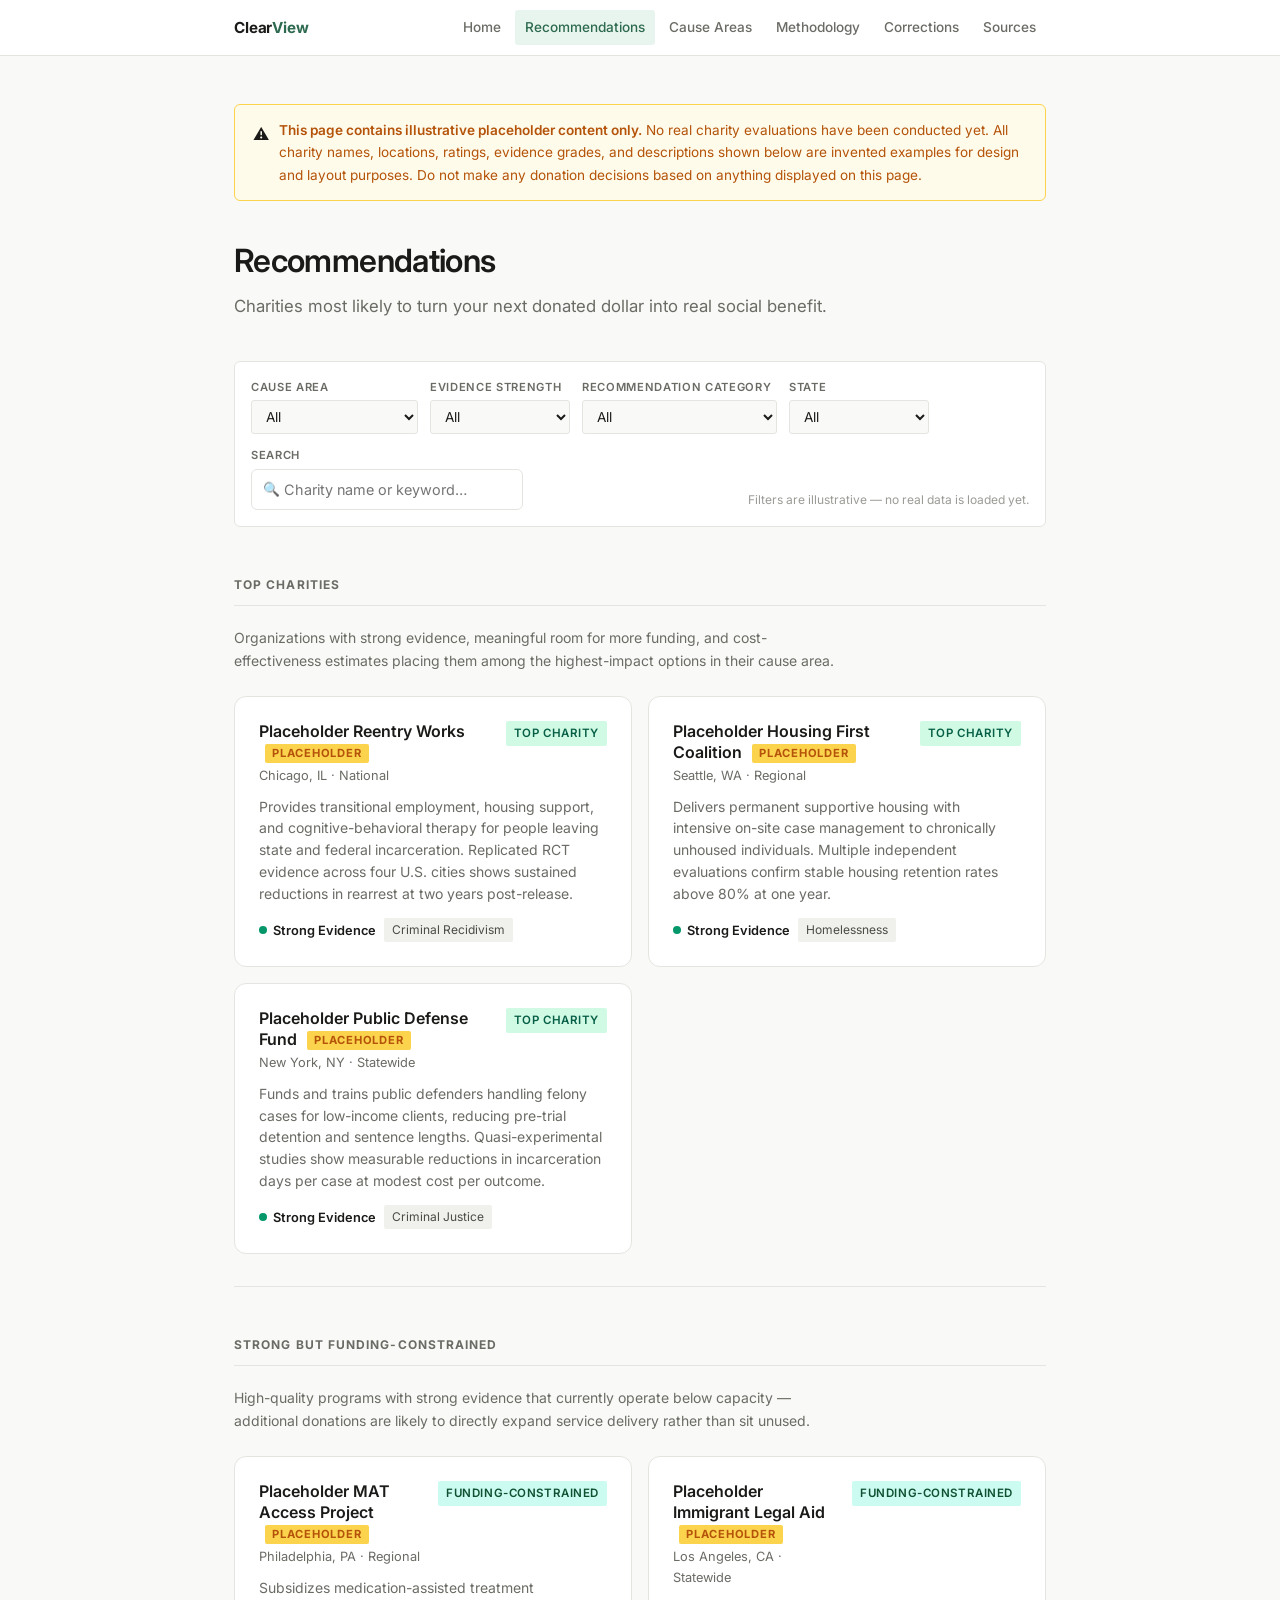
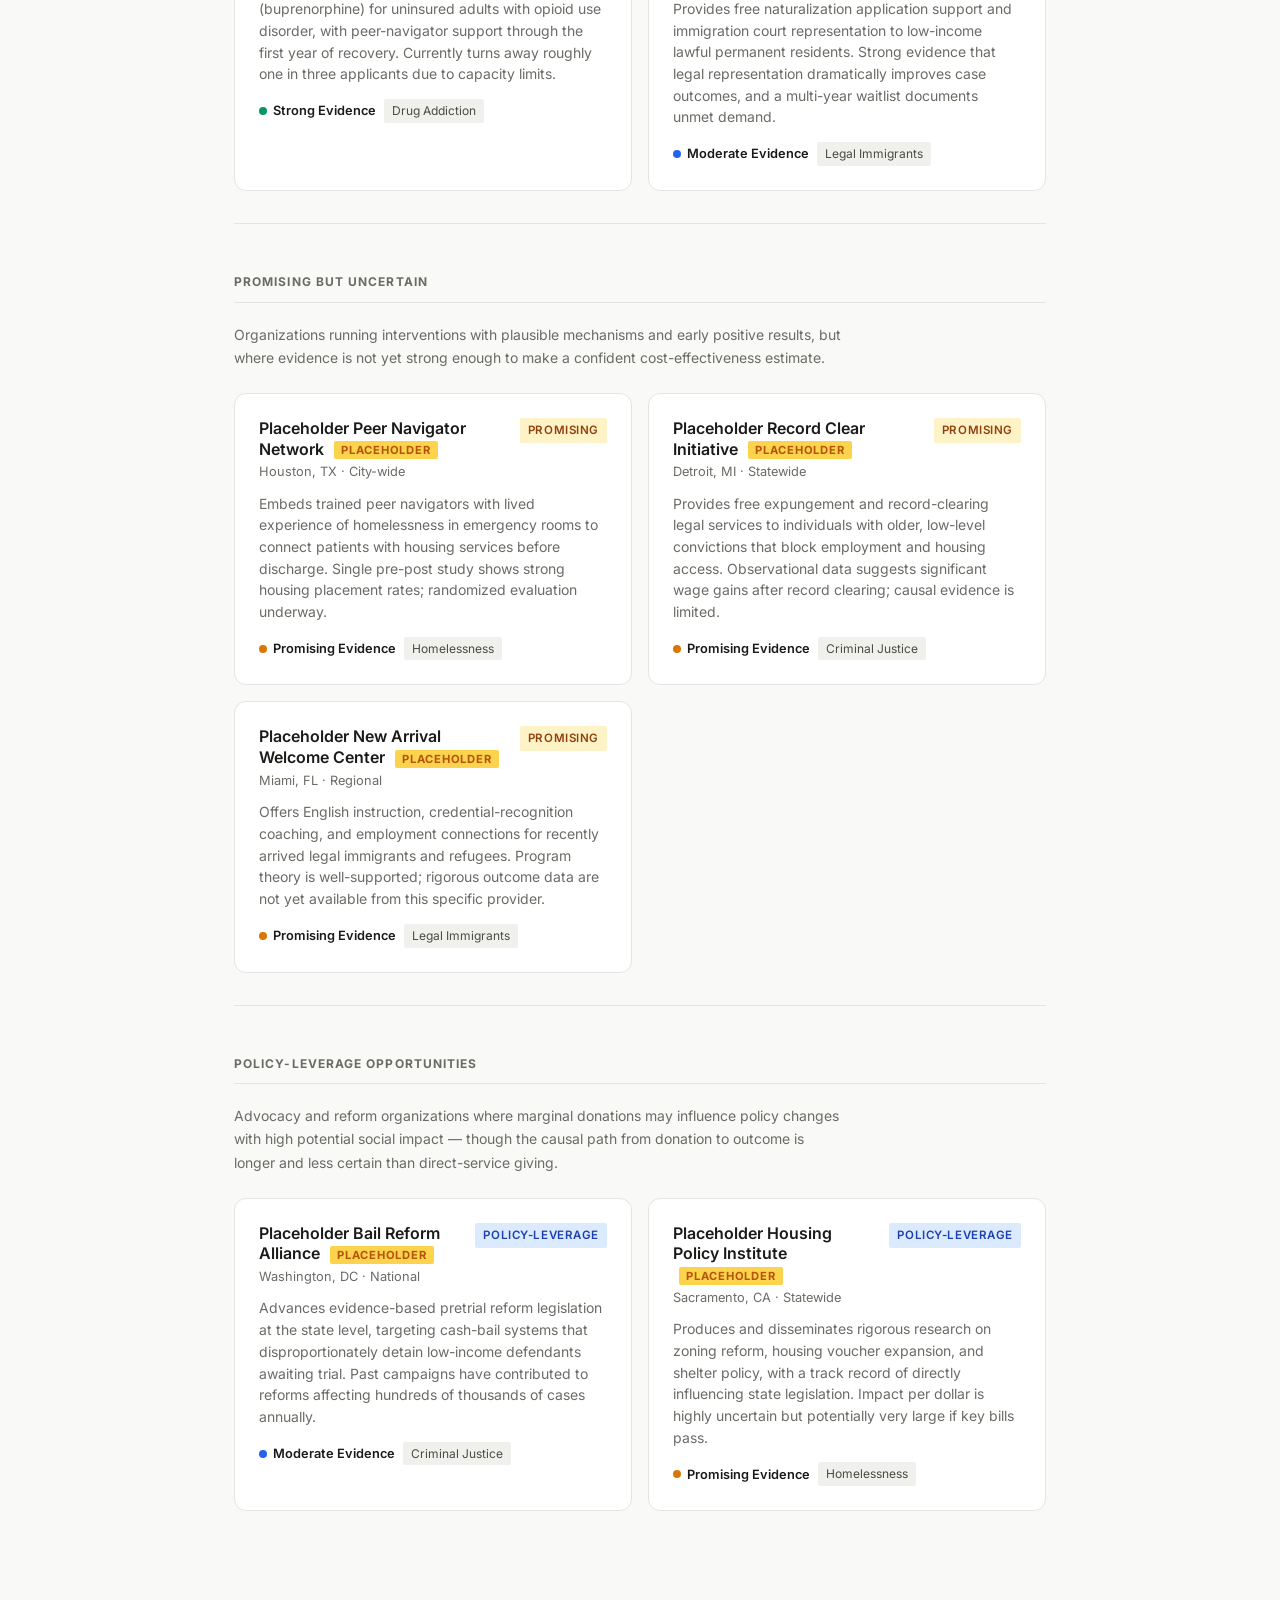
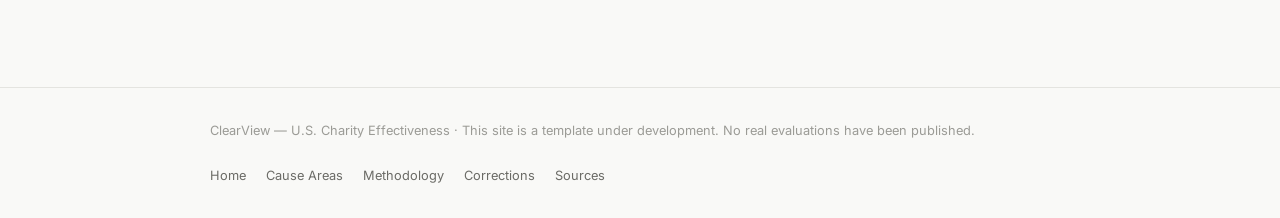
<file: website/src/pages/recommendations.html>
<!DOCTYPE html>
<html lang="en">
<head>
  <meta charset="UTF-8" />
  <meta name="viewport" content="width=device-width, initial-scale=1.0" />
  <title>Recommendations — ClearView</title>
  <link rel="preconnect" href="https://fonts.googleapis.com" />
  <link rel="preconnect" href="https://fonts.gstatic.com" crossorigin />
  <link href="https://fonts.googleapis.com/css2?family=Inter:wght@400;500;600;700&display=swap" rel="stylesheet" />
  <link rel="stylesheet" href="../css/style.css" />
</head>
<body>

<!-- Navigation -->
<nav class="nav">
  <div class="nav-inner">
    <a class="nav-logo" href="index.html">Clear<span>View</span></a>
    <div class="nav-links">
      <a href="index.html">Home</a>
      <a href="recommendations.html" class="active">Recommendations</a>
      <a href="cause-areas/index.html">Cause Areas</a>
      <a href="methodology.html">Methodology</a>
      <a href="corrections.html">Corrections</a>
      <a href="sources.html">Sources</a>
    </div>
  </div>
</nav>

<!-- Main -->
<main class="page">

  <!-- Placeholder Notice -->
  <div class="placeholder-notice">
    <span class="icon">⚠</span>
    <p><strong>This page contains illustrative placeholder content only.</strong> No real charity evaluations have been conducted yet. All charity names, locations, ratings, evidence grades, and descriptions shown below are invented examples for design and layout purposes. Do not make any donation decisions based on anything displayed on this page.</p>
  </div>

  <!-- Page Header -->
  <div class="page-header">
    <h1>Recommendations</h1>
    <p>Charities most likely to turn your next donated dollar into real social benefit.</p>
  </div>

  <!-- Filter Bar -->
  <div class="filter-bar">
    <div class="filter-group">
      <label class="filter-label" for="filter-cause">Cause Area</label>
      <select class="filter-select" id="filter-cause">
        <option value="">All</option>
        <option value="homelessness">Homelessness</option>
        <option value="criminal-recidivism">Criminal Recidivism</option>
        <option value="criminal-justice">Criminal Justice</option>
        <option value="legal-immigrants">Legal Immigrants</option>
        <option value="drug-addiction">Drug Addiction</option>
      </select>
    </div>
    <div class="filter-group">
      <label class="filter-label" for="filter-evidence">Evidence Strength</label>
      <select class="filter-select" id="filter-evidence">
        <option value="">All</option>
        <option value="strong">Strong</option>
        <option value="moderate">Moderate</option>
        <option value="promising">Promising</option>
      </select>
    </div>
    <div class="filter-group">
      <label class="filter-label" for="filter-category">Recommendation Category</label>
      <select class="filter-select" id="filter-category">
        <option value="">All</option>
        <option value="top">Top Charities</option>
        <option value="uncertain">Promising but Uncertain</option>
        <option value="policy">Policy-Leverage</option>
      </select>
    </div>
    <div class="filter-group">
      <label class="filter-label" for="filter-state">State</label>
      <select class="filter-select" id="filter-state">
        <option value="">All</option>
        <option value="CA">California</option>
        <option value="IL">Illinois</option>
        <option value="NY">New York</option>
        <option value="PA">Pennsylvania</option>
        <option value="TX">Texas</option>
        <option value="WA">Washington</option>
      </select>
    </div>
    <div class="filter-group">
      <label class="filter-label" for="filter-search">Search</label>
      <div class="search-wrap" style="margin-bottom: 0;">
        <span class="search-icon">🔍</span>
        <input
          class="search-input filter-input"
          id="filter-search"
          type="search"
          placeholder="Charity name or keyword…"
          style="min-width: 200px; padding-left: 32px;"
        />
      </div>
    </div>
    <span class="filter-note">Filters are illustrative — no real data is loaded yet.</span>
  </div>

  <!-- ── Section 1: Top Charities ──────────────────────────── -->
  <section class="section">
    <div class="section-title">Top Charities</div>
    <p style="font-size: 0.875rem; color: var(--text-secondary); margin-bottom: 24px; max-width: 68ch;">
      Organizations with strong evidence, meaningful room for more funding, and cost-effectiveness estimates placing them among the highest-impact options in their cause area.
    </p>
    <div class="card-grid">

      <a href="charities/example-charity.html" class="card card-link">
        <div class="charity-card">
          <div class="charity-card-top">
            <div>
              <div class="charity-card-name">
                Placeholder Reentry Works
                <span class="placeholder-tag">Placeholder</span>
              </div>
              <div class="charity-card-location">Chicago, IL · National</div>
            </div>
            <span class="badge badge-green">Top Charity</span>
          </div>
          <p class="charity-card-desc">Provides transitional employment, housing support, and cognitive-behavioral therapy for people leaving state and federal incarceration. Replicated RCT evidence across four U.S. cities shows sustained reductions in rearrest at two years post-release.</p>
          <div class="charity-card-footer">
            <span class="evidence-grade grade-strong"><span class="grade-dot"></span>Strong Evidence</span>
            <span class="tag">Criminal Recidivism</span>
          </div>
        </div>
      </a>

      <a href="charities/example-charity.html" class="card card-link">
        <div class="charity-card">
          <div class="charity-card-top">
            <div>
              <div class="charity-card-name">
                Placeholder Housing First Coalition
                <span class="placeholder-tag">Placeholder</span>
              </div>
              <div class="charity-card-location">Seattle, WA · Regional</div>
            </div>
            <span class="badge badge-green">Top Charity</span>
          </div>
          <p class="charity-card-desc">Delivers permanent supportive housing with intensive on-site case management to chronically unhoused individuals. Multiple independent evaluations confirm stable housing retention rates above 80% at one year.</p>
          <div class="charity-card-footer">
            <span class="evidence-grade grade-strong"><span class="grade-dot"></span>Strong Evidence</span>
            <span class="tag">Homelessness</span>
          </div>
        </div>
      </a>

      <a href="charities/example-charity.html" class="card card-link">
        <div class="charity-card">
          <div class="charity-card-top">
            <div>
              <div class="charity-card-name">
                Placeholder Public Defense Fund
                <span class="placeholder-tag">Placeholder</span>
              </div>
              <div class="charity-card-location">New York, NY · Statewide</div>
            </div>
            <span class="badge badge-green">Top Charity</span>
          </div>
          <p class="charity-card-desc">Funds and trains public defenders handling felony cases for low-income clients, reducing pre-trial detention and sentence lengths. Quasi-experimental studies show measurable reductions in incarceration days per case at modest cost per outcome.</p>
          <div class="charity-card-footer">
            <span class="evidence-grade grade-strong"><span class="grade-dot"></span>Strong Evidence</span>
            <span class="tag">Criminal Justice</span>
          </div>
        </div>
      </a>

    </div>
  </section>

  <hr class="divider" />

  <!-- ── Section 2: Strong but Funding-Constrained ────────── -->
  <section class="section">
    <div class="section-title">Strong but Funding-Constrained</div>
    <p style="font-size: 0.875rem; color: var(--text-secondary); margin-bottom: 24px; max-width: 68ch;">
      High-quality programs with strong evidence that currently operate below capacity — additional donations are likely to directly expand service delivery rather than sit unused.
    </p>
    <div class="card-grid">

      <a href="charities/example-charity.html" class="card card-link">
        <div class="charity-card">
          <div class="charity-card-top">
            <div>
              <div class="charity-card-name">
                Placeholder MAT Access Project
                <span class="placeholder-tag">Placeholder</span>
              </div>
              <div class="charity-card-location">Philadelphia, PA · Regional</div>
            </div>
            <span class="badge badge-teal">Funding-Constrained</span>
          </div>
          <p class="charity-card-desc">Subsidizes medication-assisted treatment (buprenorphine) for uninsured adults with opioid use disorder, with peer-navigator support through the first year of recovery. Currently turns away roughly one in three applicants due to capacity limits.</p>
          <div class="charity-card-footer">
            <span class="evidence-grade grade-strong"><span class="grade-dot"></span>Strong Evidence</span>
            <span class="tag">Drug Addiction</span>
          </div>
        </div>
      </a>

      <a href="charities/example-charity.html" class="card card-link">
        <div class="charity-card">
          <div class="charity-card-top">
            <div>
              <div class="charity-card-name">
                Placeholder Immigrant Legal Aid
                <span class="placeholder-tag">Placeholder</span>
              </div>
              <div class="charity-card-location">Los Angeles, CA · Statewide</div>
            </div>
            <span class="badge badge-teal">Funding-Constrained</span>
          </div>
          <p class="charity-card-desc">Provides free naturalization application support and immigration court representation to low-income lawful permanent residents. Strong evidence that legal representation dramatically improves case outcomes, and a multi-year waitlist documents unmet demand.</p>
          <div class="charity-card-footer">
            <span class="evidence-grade grade-moderate"><span class="grade-dot"></span>Moderate Evidence</span>
            <span class="tag">Legal Immigrants</span>
          </div>
        </div>
      </a>

    </div>
  </section>

  <hr class="divider" />

  <!-- ── Section 3: Promising but Uncertain ───────────────── -->
  <section class="section">
    <div class="section-title">Promising but Uncertain</div>
    <p style="font-size: 0.875rem; color: var(--text-secondary); margin-bottom: 24px; max-width: 68ch;">
      Organizations running interventions with plausible mechanisms and early positive results, but where evidence is not yet strong enough to make a confident cost-effectiveness estimate.
    </p>
    <div class="card-grid">

      <a href="charities/example-charity.html" class="card card-link">
        <div class="charity-card">
          <div class="charity-card-top">
            <div>
              <div class="charity-card-name">
                Placeholder Peer Navigator Network
                <span class="placeholder-tag">Placeholder</span>
              </div>
              <div class="charity-card-location">Houston, TX · City-wide</div>
            </div>
            <span class="badge badge-yellow">Promising</span>
          </div>
          <p class="charity-card-desc">Embeds trained peer navigators with lived experience of homelessness in emergency rooms to connect patients with housing services before discharge. Single pre-post study shows strong housing placement rates; randomized evaluation underway.</p>
          <div class="charity-card-footer">
            <span class="evidence-grade grade-promising"><span class="grade-dot"></span>Promising Evidence</span>
            <span class="tag">Homelessness</span>
          </div>
        </div>
      </a>

      <a href="charities/example-charity.html" class="card card-link">
        <div class="charity-card">
          <div class="charity-card-top">
            <div>
              <div class="charity-card-name">
                Placeholder Record Clear Initiative
                <span class="placeholder-tag">Placeholder</span>
              </div>
              <div class="charity-card-location">Detroit, MI · Statewide</div>
            </div>
            <span class="badge badge-yellow">Promising</span>
          </div>
          <p class="charity-card-desc">Provides free expungement and record-clearing legal services to individuals with older, low-level convictions that block employment and housing access. Observational data suggests significant wage gains after record clearing; causal evidence is limited.</p>
          <div class="charity-card-footer">
            <span class="evidence-grade grade-promising"><span class="grade-dot"></span>Promising Evidence</span>
            <span class="tag">Criminal Justice</span>
          </div>
        </div>
      </a>

      <a href="charities/example-charity.html" class="card card-link">
        <div class="charity-card">
          <div class="charity-card-top">
            <div>
              <div class="charity-card-name">
                Placeholder New Arrival Welcome Center
                <span class="placeholder-tag">Placeholder</span>
              </div>
              <div class="charity-card-location">Miami, FL · Regional</div>
            </div>
            <span class="badge badge-yellow">Promising</span>
          </div>
          <p class="charity-card-desc">Offers English instruction, credential-recognition coaching, and employment connections for recently arrived legal immigrants and refugees. Program theory is well-supported; rigorous outcome data are not yet available from this specific provider.</p>
          <div class="charity-card-footer">
            <span class="evidence-grade grade-promising"><span class="grade-dot"></span>Promising Evidence</span>
            <span class="tag">Legal Immigrants</span>
          </div>
        </div>
      </a>

    </div>
  </section>

  <hr class="divider" />

  <!-- ── Section 4: Policy-Leverage Opportunities ─────────── -->
  <section class="section">
    <div class="section-title">Policy-Leverage Opportunities</div>
    <p style="font-size: 0.875rem; color: var(--text-secondary); margin-bottom: 24px; max-width: 68ch;">
      Advocacy and reform organizations where marginal donations may influence policy changes with high potential social impact — though the causal path from donation to outcome is longer and less certain than direct-service giving.
    </p>
    <div class="card-grid">

      <a href="charities/example-charity.html" class="card card-link">
        <div class="charity-card">
          <div class="charity-card-top">
            <div>
              <div class="charity-card-name">
                Placeholder Bail Reform Alliance
                <span class="placeholder-tag">Placeholder</span>
              </div>
              <div class="charity-card-location">Washington, DC · National</div>
            </div>
            <span class="badge badge-blue">Policy-Leverage</span>
          </div>
          <p class="charity-card-desc">Advances evidence-based pretrial reform legislation at the state level, targeting cash-bail systems that disproportionately detain low-income defendants awaiting trial. Past campaigns have contributed to reforms affecting hundreds of thousands of cases annually.</p>
          <div class="charity-card-footer">
            <span class="evidence-grade grade-moderate"><span class="grade-dot"></span>Moderate Evidence</span>
            <span class="tag">Criminal Justice</span>
          </div>
        </div>
      </a>

      <a href="charities/example-charity.html" class="card card-link">
        <div class="charity-card">
          <div class="charity-card-top">
            <div>
              <div class="charity-card-name">
                Placeholder Housing Policy Institute
                <span class="placeholder-tag">Placeholder</span>
              </div>
              <div class="charity-card-location">Sacramento, CA · Statewide</div>
            </div>
            <span class="badge badge-blue">Policy-Leverage</span>
          </div>
          <p class="charity-card-desc">Produces and disseminates rigorous research on zoning reform, housing voucher expansion, and shelter policy, with a track record of directly influencing state legislation. Impact per dollar is highly uncertain but potentially very large if key bills pass.</p>
          <div class="charity-card-footer">
            <span class="evidence-grade grade-promising"><span class="grade-dot"></span>Promising Evidence</span>
            <span class="tag">Homelessness</span>
          </div>
        </div>
      </a>

    </div>
  </section>

</main>

<!-- Footer -->
<footer class="footer">
  <div class="footer-inner">
    <span class="footer-copy">ClearView — U.S. Charity Effectiveness · This site is a template under development. No real evaluations have been published.</span>
    <div class="footer-links">
      <a href="index.html">Home</a>
      <a href="cause-areas/index.html">Cause Areas</a>
      <a href="methodology.html">Methodology</a>
      <a href="corrections.html">Corrections</a>
      <a href="sources.html">Sources</a>
    </div>
  </div>
</footer>

</body>
</html>
</file>
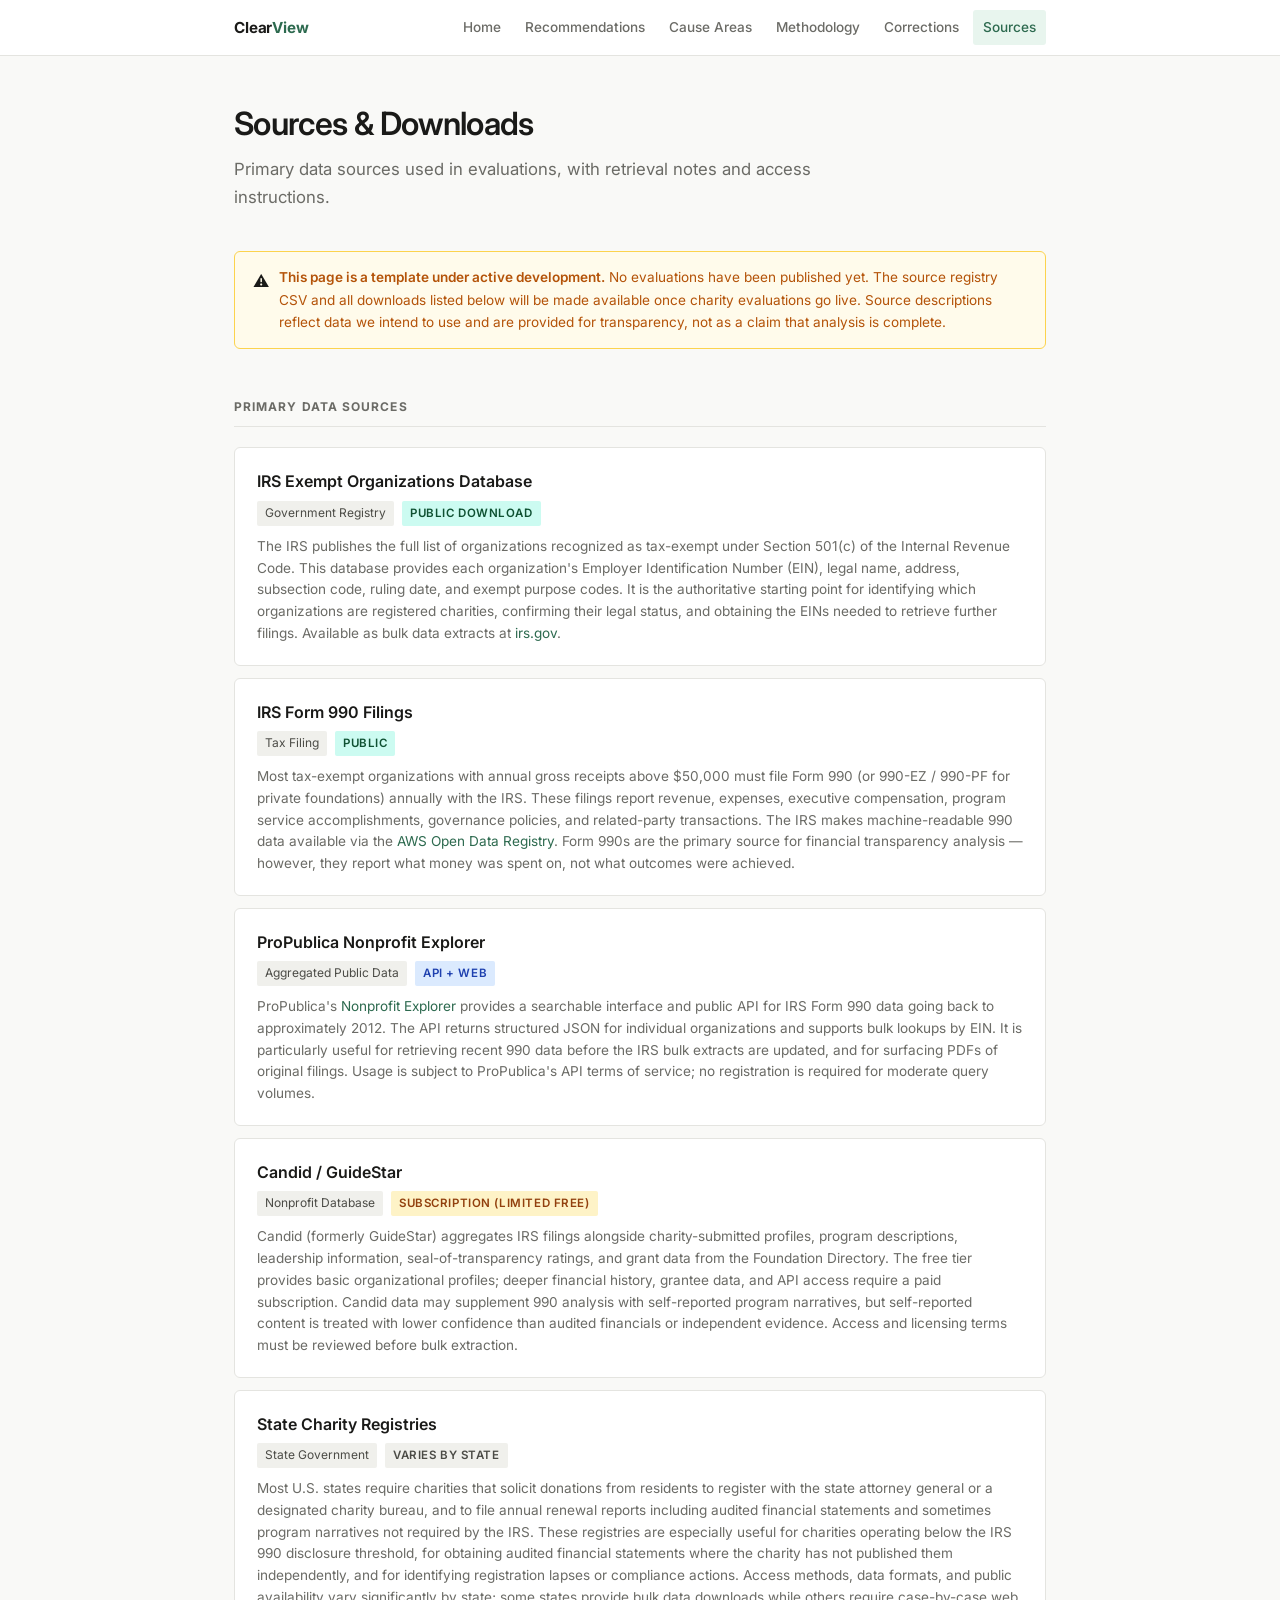
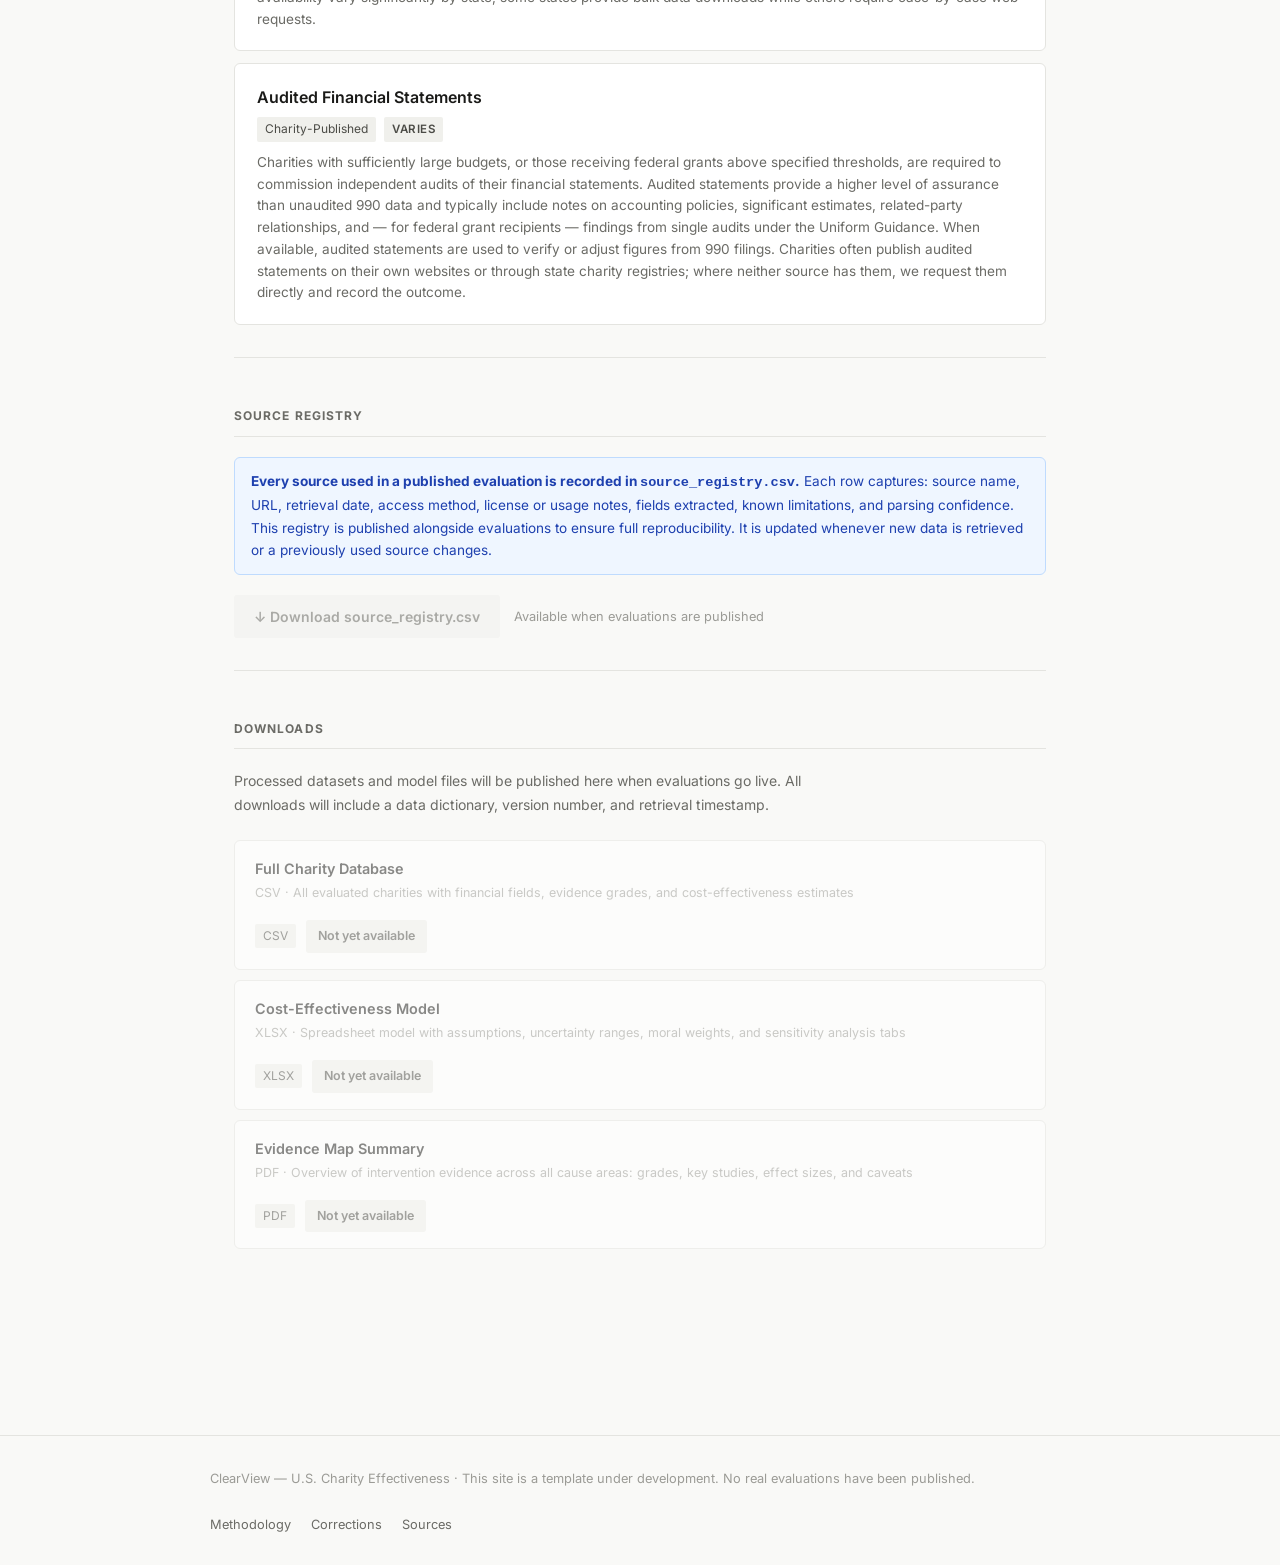
<file: website/src/pages/sources.html>
<!DOCTYPE html>
<html lang="en">
<head>
  <meta charset="UTF-8" />
  <meta name="viewport" content="width=device-width, initial-scale=1.0" />
  <title>Sources &amp; Downloads — ClearView</title>
  <link rel="preconnect" href="https://fonts.googleapis.com" />
  <link rel="preconnect" href="https://fonts.gstatic.com" crossorigin />
  <link href="https://fonts.googleapis.com/css2?family=Inter:wght@400;500;600;700&display=swap" rel="stylesheet" />
  <link rel="stylesheet" href="../css/style.css" />
</head>
<body>

<!-- Navigation -->
<nav class="nav">
  <div class="nav-inner">
    <a class="nav-logo" href="index.html">Clear<span>View</span></a>
    <div class="nav-links">
      <a href="index.html">Home</a>
      <a href="recommendations.html">Recommendations</a>
      <a href="cause-areas/index.html">Cause Areas</a>
      <a href="methodology.html">Methodology</a>
      <a href="corrections.html">Corrections</a>
      <a href="sources.html" class="active">Sources</a>
    </div>
  </div>
</nav>

<!-- Main -->
<main class="page">

  <!-- Page Header -->
  <div class="page-header">
    <h1>Sources &amp; Downloads</h1>
    <p>Primary data sources used in evaluations, with retrieval notes and access instructions.</p>
  </div>

  <!-- Placeholder Notice -->
  <div class="placeholder-notice">
    <span class="icon">⚠</span>
    <p><strong>This page is a template under active development.</strong> No evaluations have been published yet. The source registry CSV and all downloads listed below will be made available once charity evaluations go live. Source descriptions reflect data we intend to use and are provided for transparency, not as a claim that analysis is complete.</p>
  </div>

  <!-- Primary Data Sources -->
  <section class="section">
    <div class="section-title">Primary Data Sources</div>

    <!-- 1. IRS Exempt Organizations Database -->
    <div class="source-item">
      <div class="source-name">IRS Exempt Organizations Database</div>
      <div class="source-meta">
        <span class="tag">Government Registry</span>
        <span class="badge badge-teal">Public Download</span>
      </div>
      <div class="source-desc">
        The IRS publishes the full list of organizations recognized as tax-exempt under Section 501(c) of the Internal Revenue Code. This database provides each organization's Employer Identification Number (EIN), legal name, address, subsection code, ruling date, and exempt purpose codes. It is the authoritative starting point for identifying which organizations are registered charities, confirming their legal status, and obtaining the EINs needed to retrieve further filings. Available as bulk data extracts at <a href="https://www.irs.gov/charities-non-profits/exempt-organizations-business-master-file-extract-eo-bmf" target="_blank" rel="noopener">irs.gov</a>.
      </div>
    </div>

    <!-- 2. IRS Form 990 Filings -->
    <div class="source-item">
      <div class="source-name">IRS Form 990 Filings</div>
      <div class="source-meta">
        <span class="tag">Tax Filing</span>
        <span class="badge badge-teal">Public</span>
      </div>
      <div class="source-desc">
        Most tax-exempt organizations with annual gross receipts above $50,000 must file Form 990 (or 990-EZ / 990-PF for private foundations) annually with the IRS. These filings report revenue, expenses, executive compensation, program service accomplishments, governance policies, and related-party transactions. The IRS makes machine-readable 990 data available via the <a href="https://aws.amazon.com/opendata/public-datasets/" target="_blank" rel="noopener">AWS Open Data Registry</a>. Form 990s are the primary source for financial transparency analysis — however, they report what money was spent on, not what outcomes were achieved.
      </div>
    </div>

    <!-- 3. ProPublica Nonprofit Explorer -->
    <div class="source-item">
      <div class="source-name">ProPublica Nonprofit Explorer</div>
      <div class="source-meta">
        <span class="tag">Aggregated Public Data</span>
        <span class="badge badge-blue">API + Web</span>
      </div>
      <div class="source-desc">
        ProPublica's <a href="https://projects.propublica.org/nonprofits/" target="_blank" rel="noopener">Nonprofit Explorer</a> provides a searchable interface and public API for IRS Form 990 data going back to approximately 2012. The API returns structured JSON for individual organizations and supports bulk lookups by EIN. It is particularly useful for retrieving recent 990 data before the IRS bulk extracts are updated, and for surfacing PDFs of original filings. Usage is subject to ProPublica's API terms of service; no registration is required for moderate query volumes.
      </div>
    </div>

    <!-- 4. Candid / GuideStar -->
    <div class="source-item">
      <div class="source-name">Candid / GuideStar</div>
      <div class="source-meta">
        <span class="tag">Nonprofit Database</span>
        <span class="badge badge-yellow">Subscription (limited free)</span>
      </div>
      <div class="source-desc">
        Candid (formerly GuideStar) aggregates IRS filings alongside charity-submitted profiles, program descriptions, leadership information, seal-of-transparency ratings, and grant data from the Foundation Directory. The free tier provides basic organizational profiles; deeper financial history, grantee data, and API access require a paid subscription. Candid data may supplement 990 analysis with self-reported program narratives, but self-reported content is treated with lower confidence than audited financials or independent evidence. Access and licensing terms must be reviewed before bulk extraction.
      </div>
    </div>

    <!-- 5. State Charity Registries -->
    <div class="source-item">
      <div class="source-name">State Charity Registries</div>
      <div class="source-meta">
        <span class="tag">State Government</span>
        <span class="badge badge-gray">Varies by State</span>
      </div>
      <div class="source-desc">
        Most U.S. states require charities that solicit donations from residents to register with the state attorney general or a designated charity bureau, and to file annual renewal reports including audited financial statements and sometimes program narratives not required by the IRS. These registries are especially useful for charities operating below the IRS 990 disclosure threshold, for obtaining audited financial statements where the charity has not published them independently, and for identifying registration lapses or compliance actions. Access methods, data formats, and public availability vary significantly by state; some states provide bulk data downloads while others require case-by-case web requests.
      </div>
    </div>

    <!-- 6. Audited Financial Statements -->
    <div class="source-item">
      <div class="source-name">Audited Financial Statements</div>
      <div class="source-meta">
        <span class="tag">Charity-Published</span>
        <span class="badge badge-gray">Varies</span>
      </div>
      <div class="source-desc">
        Charities with sufficiently large budgets, or those receiving federal grants above specified thresholds, are required to commission independent audits of their financial statements. Audited statements provide a higher level of assurance than unaudited 990 data and typically include notes on accounting policies, significant estimates, related-party relationships, and — for federal grant recipients — findings from single audits under the Uniform Guidance. When available, audited statements are used to verify or adjust figures from 990 filings. Charities often publish audited statements on their own websites or through state charity registries; where neither source has them, we request them directly and record the outcome.
      </div>
    </div>

  </section>

  <hr class="divider" />

  <!-- Source Registry -->
  <section class="section">
    <div class="section-title">Source Registry</div>

    <div class="notice notice-info" style="margin-bottom: 20px;">
      <strong>Every source used in a published evaluation is recorded in <code>source_registry.csv</code>.</strong> Each row captures: source name, URL, retrieval date, access method, license or usage notes, fields extracted, known limitations, and parsing confidence. This registry is published alongside evaluations to ensure full reproducibility. It is updated whenever new data is retrieved or a previously used source changes.
    </div>

    <div style="display: flex; align-items: center; gap: 14px; flex-wrap: wrap;">
      <a class="btn btn-secondary" style="opacity: 0.45; cursor: not-allowed; pointer-events: none;" aria-disabled="true">
        ↓ Download source_registry.csv
      </a>
      <span style="font-size: 0.8rem; color: var(--text-tertiary);">Available when evaluations are published</span>
    </div>
  </section>

  <hr class="divider" />

  <!-- Downloads -->
  <section class="section">
    <div class="section-title">Downloads</div>

    <p style="margin-bottom: 24px; font-size: 0.875rem; color: var(--text-secondary);">
      Processed datasets and model files will be published here when evaluations go live. All downloads will include a data dictionary, version number, and retrieval timestamp.
    </p>

    <!-- Download Row 1 -->
    <div style="
      display: flex; align-items: center; justify-content: space-between;
      padding: 16px 20px; gap: 16px; flex-wrap: wrap;
      background: var(--surface); border: 1px solid var(--border);
      border-radius: var(--radius); margin-bottom: 10px;
      opacity: 0.5;
    ">
      <div style="display: flex; flex-direction: column; gap: 3px;">
        <span style="font-weight: 600; font-size: 0.9rem;">Full Charity Database</span>
        <span style="font-size: 0.78rem; color: var(--text-tertiary);">CSV · All evaluated charities with financial fields, evidence grades, and cost-effectiveness estimates</span>
      </div>
      <div style="display: flex; align-items: center; gap: 10px; flex-shrink: 0;">
        <span class="tag">CSV</span>
        <a class="btn btn-secondary btn-sm" style="cursor: not-allowed; pointer-events: none;" aria-disabled="true">Not yet available</a>
      </div>
    </div>

    <!-- Download Row 2 -->
    <div style="
      display: flex; align-items: center; justify-content: space-between;
      padding: 16px 20px; gap: 16px; flex-wrap: wrap;
      background: var(--surface); border: 1px solid var(--border);
      border-radius: var(--radius); margin-bottom: 10px;
      opacity: 0.5;
    ">
      <div style="display: flex; flex-direction: column; gap: 3px;">
        <span style="font-weight: 600; font-size: 0.9rem;">Cost-Effectiveness Model</span>
        <span style="font-size: 0.78rem; color: var(--text-tertiary);">XLSX · Spreadsheet model with assumptions, uncertainty ranges, moral weights, and sensitivity analysis tabs</span>
      </div>
      <div style="display: flex; align-items: center; gap: 10px; flex-shrink: 0;">
        <span class="tag">XLSX</span>
        <a class="btn btn-secondary btn-sm" style="cursor: not-allowed; pointer-events: none;" aria-disabled="true">Not yet available</a>
      </div>
    </div>

    <!-- Download Row 3 -->
    <div style="
      display: flex; align-items: center; justify-content: space-between;
      padding: 16px 20px; gap: 16px; flex-wrap: wrap;
      background: var(--surface); border: 1px solid var(--border);
      border-radius: var(--radius); margin-bottom: 10px;
      opacity: 0.5;
    ">
      <div style="display: flex; flex-direction: column; gap: 3px;">
        <span style="font-weight: 600; font-size: 0.9rem;">Evidence Map Summary</span>
        <span style="font-size: 0.78rem; color: var(--text-tertiary);">PDF · Overview of intervention evidence across all cause areas: grades, key studies, effect sizes, and caveats</span>
      </div>
      <div style="display: flex; align-items: center; gap: 10px; flex-shrink: 0;">
        <span class="tag">PDF</span>
        <a class="btn btn-secondary btn-sm" style="cursor: not-allowed; pointer-events: none;" aria-disabled="true">Not yet available</a>
      </div>
    </div>

  </section>

</main>

<!-- Footer -->
<footer class="footer">
  <div class="footer-inner">
    <span class="footer-copy">ClearView — U.S. Charity Effectiveness · This site is a template under development. No real evaluations have been published.</span>
    <div class="footer-links">
      <a href="methodology.html">Methodology</a>
      <a href="corrections.html">Corrections</a>
      <a href="sources.html">Sources</a>
    </div>
  </div>
</footer>

</body>
</html>
</file>
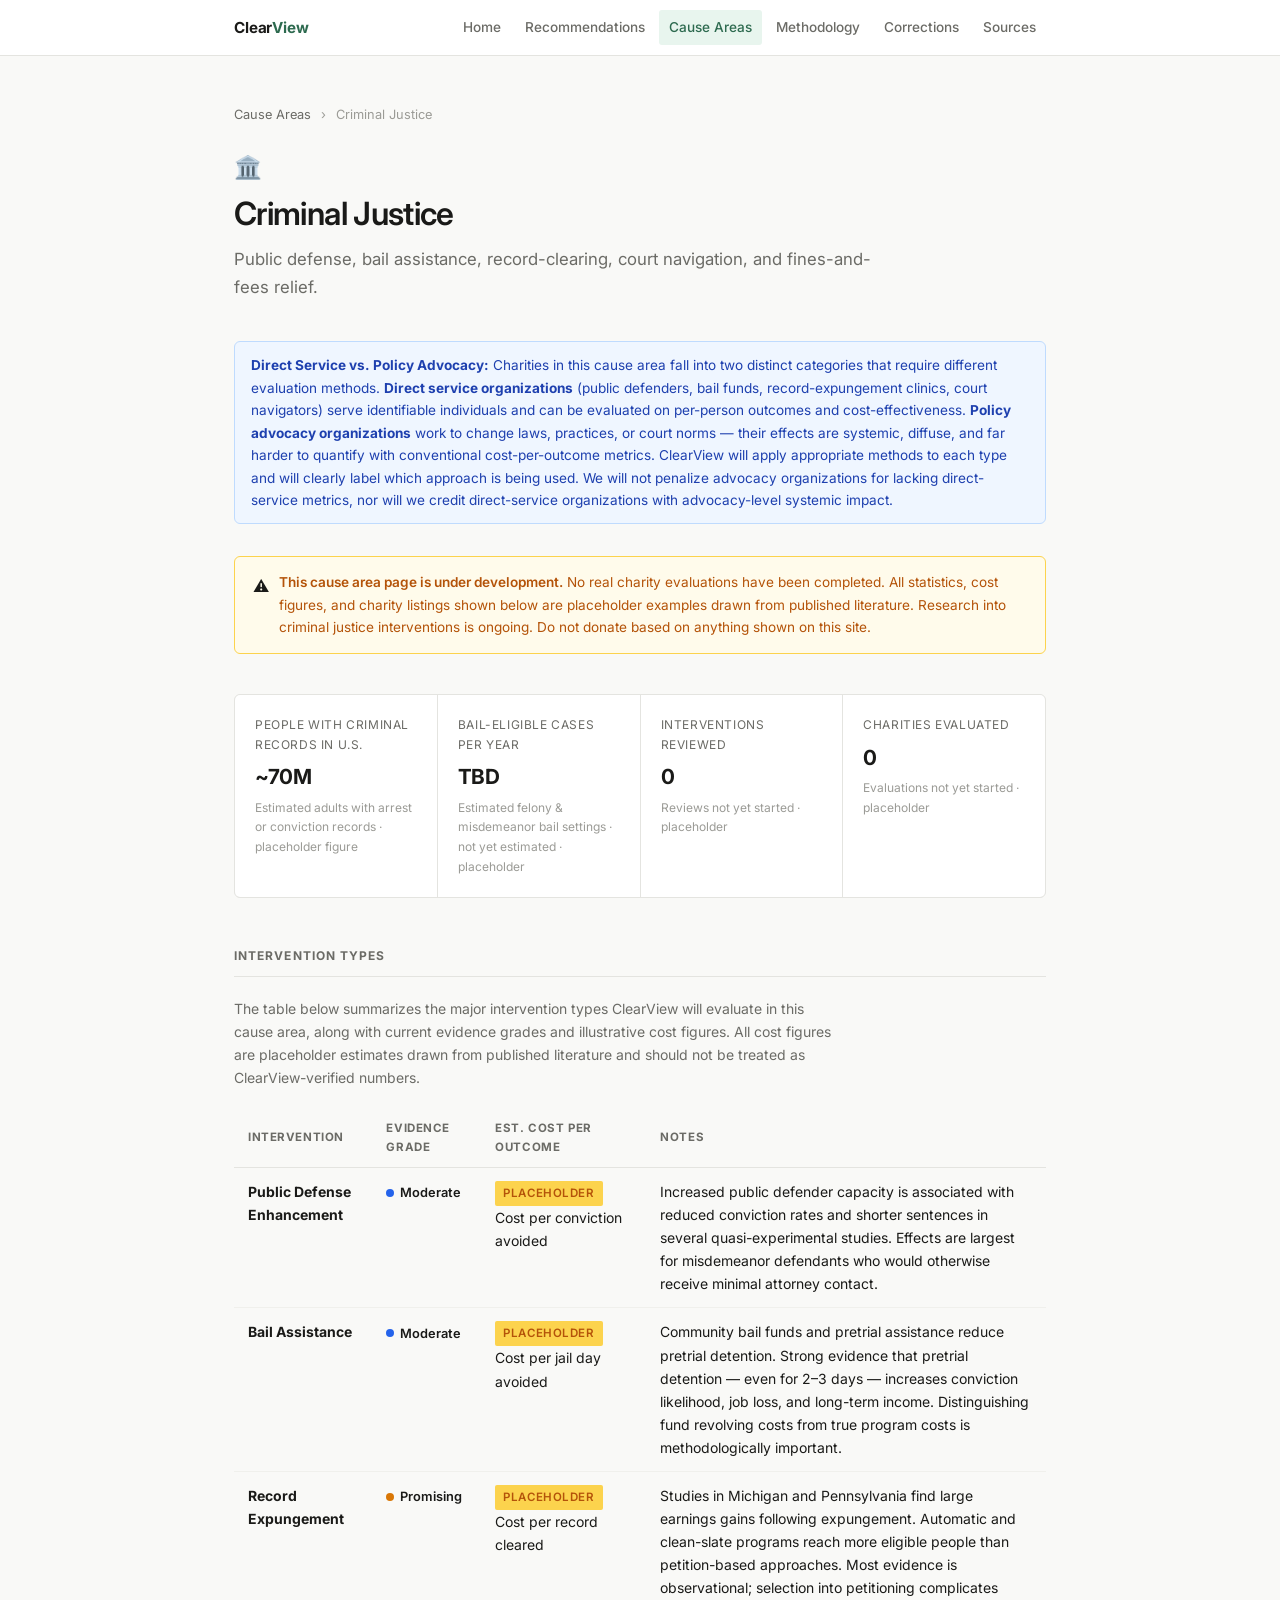
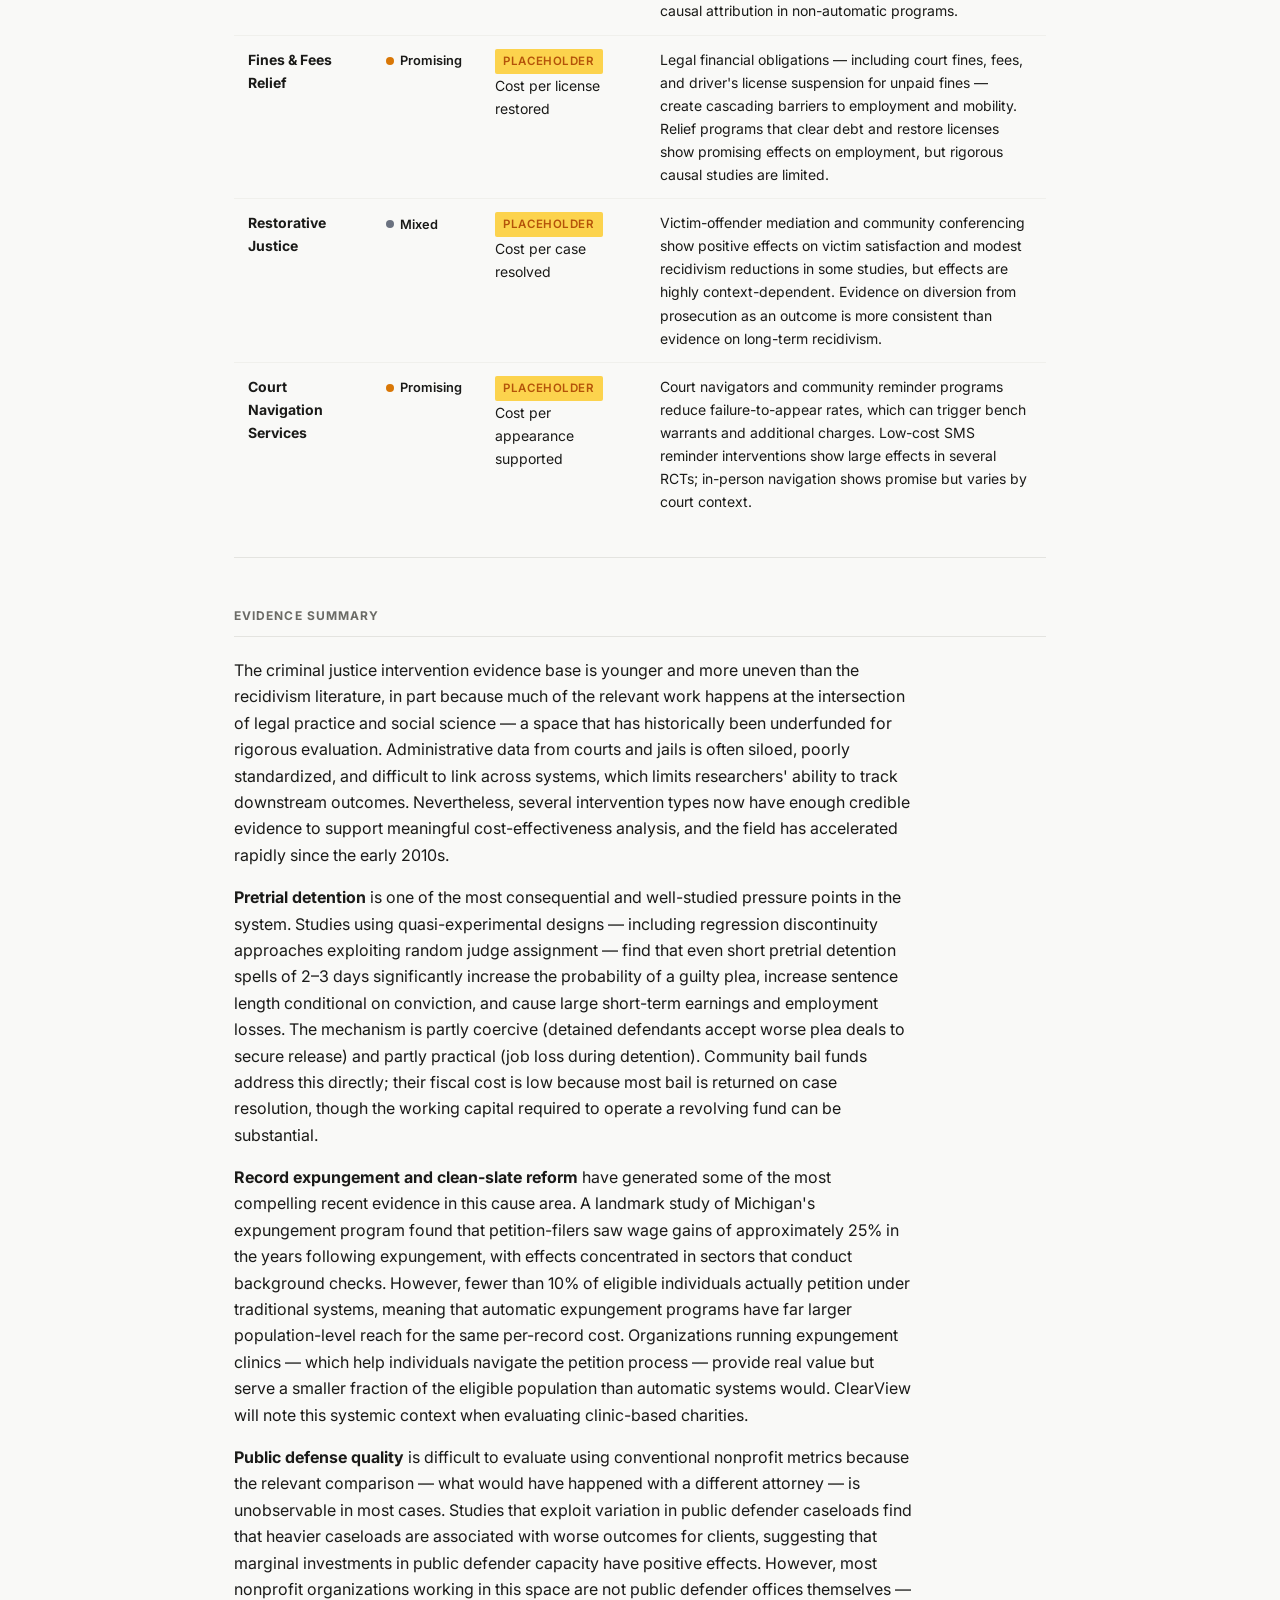
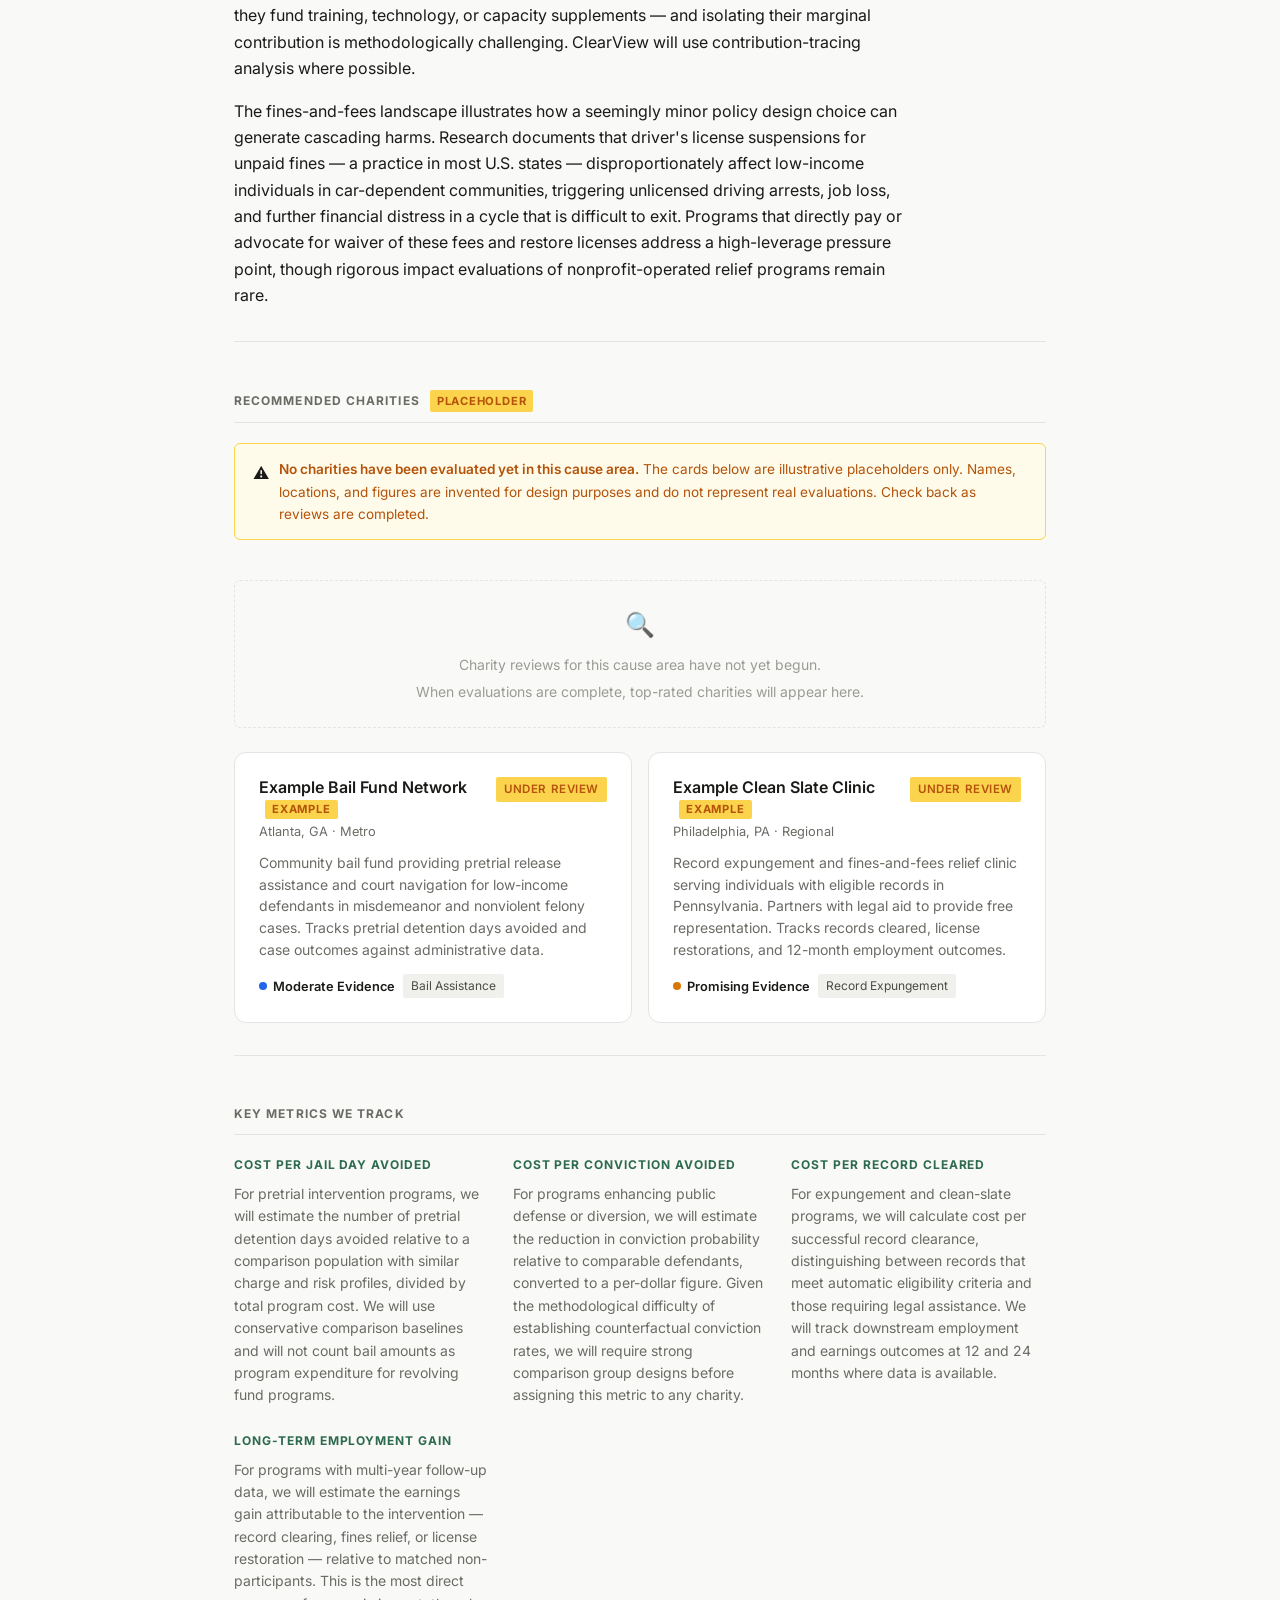
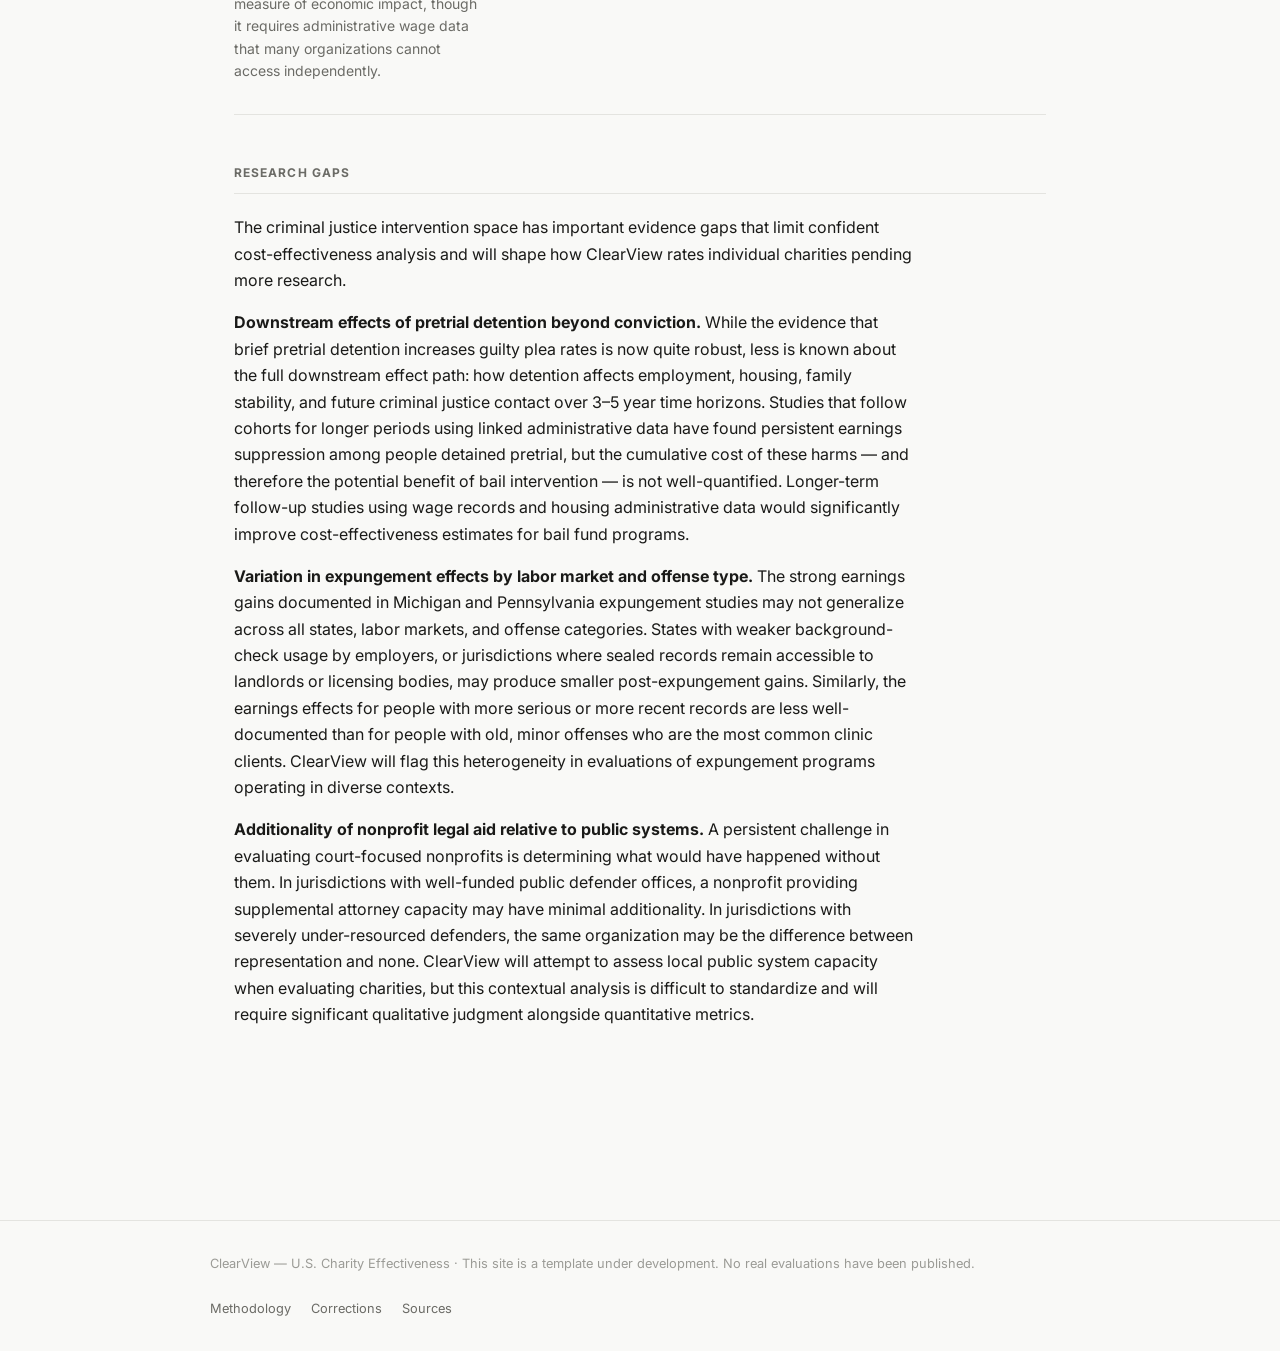
<file: website/src/pages/cause-areas/criminal-justice.html>
<!DOCTYPE html>
<html lang="en">
<head>
  <meta charset="UTF-8" />
  <meta name="viewport" content="width=device-width, initial-scale=1.0" />
  <title>Criminal Justice — ClearView Cause Areas</title>
  <link rel="preconnect" href="https://fonts.googleapis.com" />
  <link rel="preconnect" href="https://fonts.gstatic.com" crossorigin />
  <link href="https://fonts.googleapis.com/css2?family=Inter:wght@400;500;600;700&display=swap" rel="stylesheet" />
  <link rel="stylesheet" href="../../css/style.css" />
</head>
<body>

<!-- Navigation -->
<nav class="nav">
  <div class="nav-inner">
    <a class="nav-logo" href="../index.html">Clear<span>View</span></a>
    <div class="nav-links">
      <a href="../index.html">Home</a>
      <a href="../recommendations.html">Recommendations</a>
      <a href="index.html" class="active">Cause Areas</a>
      <a href="../methodology.html">Methodology</a>
      <a href="../corrections.html">Corrections</a>
      <a href="../sources.html">Sources</a>
    </div>
  </div>
</nav>

<!-- Main -->
<main class="page">

  <!-- Breadcrumb -->
  <div style="font-size: 0.8rem; color: var(--text-tertiary); margin-bottom: 24px;">
    <a href="index.html" style="color: var(--text-secondary);">Cause Areas</a>
    <span style="margin: 0 6px;">›</span>
    <span>Criminal Justice</span>
  </div>

  <!-- Page Header -->
  <div class="page-header">
    <div style="font-size: 1.4rem; margin-bottom: 8px;">🏛️</div>
    <h1>Criminal Justice</h1>
    <p>Public defense, bail assistance, record-clearing, court navigation, and fines-and-fees relief.</p>
  </div>

  <!-- Direct Service vs. Policy Advocacy Notice -->
  <div class="notice notice-info" style="margin-bottom: 32px;">
    <strong>Direct Service vs. Policy Advocacy:</strong> Charities in this cause area fall into two distinct categories that require different evaluation methods. <strong>Direct service organizations</strong> (public defenders, bail funds, record-expungement clinics, court navigators) serve identifiable individuals and can be evaluated on per-person outcomes and cost-effectiveness. <strong>Policy advocacy organizations</strong> work to change laws, practices, or court norms — their effects are systemic, diffuse, and far harder to quantify with conventional cost-per-outcome metrics. ClearView will apply appropriate methods to each type and will clearly label which approach is being used. We will not penalize advocacy organizations for lacking direct-service metrics, nor will we credit direct-service organizations with advocacy-level systemic impact.
  </div>

  <!-- Placeholder Notice -->
  <div class="placeholder-notice">
    <span class="icon">⚠</span>
    <p><strong>This cause area page is under development.</strong> No real charity evaluations have been completed. All statistics, cost figures, and charity listings shown below are placeholder examples drawn from published literature. Research into criminal justice interventions is ongoing. Do not donate based on anything shown on this site.</p>
  </div>

  <!-- Stat Row -->
  <div class="stat-row">
    <div class="stat-cell">
      <div class="stat-label">People with Criminal Records in U.S.</div>
      <div class="stat-value">~70M</div>
      <div class="stat-note">Estimated adults with arrest or conviction records · placeholder figure</div>
    </div>
    <div class="stat-cell">
      <div class="stat-label">Bail-Eligible Cases per Year</div>
      <div class="stat-value">TBD</div>
      <div class="stat-note">Estimated felony &amp; misdemeanor bail settings · not yet estimated · placeholder</div>
    </div>
    <div class="stat-cell">
      <div class="stat-label">Interventions Reviewed</div>
      <div class="stat-value">0</div>
      <div class="stat-note">Reviews not yet started · placeholder</div>
    </div>
    <div class="stat-cell">
      <div class="stat-label">Charities Evaluated</div>
      <div class="stat-value">0</div>
      <div class="stat-note">Evaluations not yet started · placeholder</div>
    </div>
  </div>

  <!-- Intervention Types -->
  <section class="section">
    <div class="section-title">Intervention Types</div>
    <p style="margin-bottom: 20px; color: var(--text-secondary); font-size: 0.875rem;">The table below summarizes the major intervention types ClearView will evaluate in this cause area, along with current evidence grades and illustrative cost figures. All cost figures are placeholder estimates drawn from published literature and should not be treated as ClearView-verified numbers.</p>
    <div style="overflow-x: auto;">
      <table class="data-table">
        <thead>
          <tr>
            <th>Intervention</th>
            <th>Evidence Grade</th>
            <th>Est. Cost per Outcome</th>
            <th>Notes</th>
          </tr>
        </thead>
        <tbody>
          <tr>
            <td><strong>Public Defense Enhancement</strong></td>
            <td><span class="evidence-grade grade-moderate"><span class="grade-dot"></span>Moderate</span></td>
            <td><span class="badge badge-placeholder">Placeholder</span> Cost per conviction avoided</td>
            <td>Increased public defender capacity is associated with reduced conviction rates and shorter sentences in several quasi-experimental studies. Effects are largest for misdemeanor defendants who would otherwise receive minimal attorney contact.</td>
          </tr>
          <tr>
            <td><strong>Bail Assistance</strong></td>
            <td><span class="evidence-grade grade-moderate"><span class="grade-dot"></span>Moderate</span></td>
            <td><span class="badge badge-placeholder">Placeholder</span> Cost per jail day avoided</td>
            <td>Community bail funds and pretrial assistance reduce pretrial detention. Strong evidence that pretrial detention — even for 2–3 days — increases conviction likelihood, job loss, and long-term income. Distinguishing fund revolving costs from true program costs is methodologically important.</td>
          </tr>
          <tr>
            <td><strong>Record Expungement</strong></td>
            <td><span class="evidence-grade grade-promising"><span class="grade-dot"></span>Promising</span></td>
            <td><span class="badge badge-placeholder">Placeholder</span> Cost per record cleared</td>
            <td>Studies in Michigan and Pennsylvania find large earnings gains following expungement. Automatic and clean-slate programs reach more eligible people than petition-based approaches. Most evidence is observational; selection into petitioning complicates causal attribution in non-automatic programs.</td>
          </tr>
          <tr>
            <td><strong>Fines &amp; Fees Relief</strong></td>
            <td><span class="evidence-grade grade-promising"><span class="grade-dot"></span>Promising</span></td>
            <td><span class="badge badge-placeholder">Placeholder</span> Cost per license restored</td>
            <td>Legal financial obligations — including court fines, fees, and driver's license suspension for unpaid fines — create cascading barriers to employment and mobility. Relief programs that clear debt and restore licenses show promising effects on employment, but rigorous causal studies are limited.</td>
          </tr>
          <tr>
            <td><strong>Restorative Justice</strong></td>
            <td><span class="evidence-grade grade-mixed"><span class="grade-dot"></span>Mixed</span></td>
            <td><span class="badge badge-placeholder">Placeholder</span> Cost per case resolved</td>
            <td>Victim-offender mediation and community conferencing show positive effects on victim satisfaction and modest recidivism reductions in some studies, but effects are highly context-dependent. Evidence on diversion from prosecution as an outcome is more consistent than evidence on long-term recidivism.</td>
          </tr>
          <tr>
            <td><strong>Court Navigation Services</strong></td>
            <td><span class="evidence-grade grade-promising"><span class="grade-dot"></span>Promising</span></td>
            <td><span class="badge badge-placeholder">Placeholder</span> Cost per appearance supported</td>
            <td>Court navigators and community reminder programs reduce failure-to-appear rates, which can trigger bench warrants and additional charges. Low-cost SMS reminder interventions show large effects in several RCTs; in-person navigation shows promise but varies by court context.</td>
          </tr>
        </tbody>
      </table>
    </div>
  </section>

  <hr class="divider" />

  <!-- Evidence Summary -->
  <section class="section">
    <div class="section-title">Evidence Summary</div>

    <p style="margin-bottom: 16px;">The criminal justice intervention evidence base is younger and more uneven than the recidivism literature, in part because much of the relevant work happens at the intersection of legal practice and social science — a space that has historically been underfunded for rigorous evaluation. Administrative data from courts and jails is often siloed, poorly standardized, and difficult to link across systems, which limits researchers' ability to track downstream outcomes. Nevertheless, several intervention types now have enough credible evidence to support meaningful cost-effectiveness analysis, and the field has accelerated rapidly since the early 2010s.</p>

    <p style="margin-bottom: 16px;"><strong>Pretrial detention</strong> is one of the most consequential and well-studied pressure points in the system. Studies using quasi-experimental designs — including regression discontinuity approaches exploiting random judge assignment — find that even short pretrial detention spells of 2–3 days significantly increase the probability of a guilty plea, increase sentence length conditional on conviction, and cause large short-term earnings and employment losses. The mechanism is partly coercive (detained defendants accept worse plea deals to secure release) and partly practical (job loss during detention). Community bail funds address this directly; their fiscal cost is low because most bail is returned on case resolution, though the working capital required to operate a revolving fund can be substantial.</p>

    <p style="margin-bottom: 16px;"><strong>Record expungement and clean-slate reform</strong> have generated some of the most compelling recent evidence in this cause area. A landmark study of Michigan's expungement program found that petition-filers saw wage gains of approximately 25% in the years following expungement, with effects concentrated in sectors that conduct background checks. However, fewer than 10% of eligible individuals actually petition under traditional systems, meaning that automatic expungement programs have far larger population-level reach for the same per-record cost. Organizations running expungement clinics — which help individuals navigate the petition process — provide real value but serve a smaller fraction of the eligible population than automatic systems would. ClearView will note this systemic context when evaluating clinic-based charities.</p>

    <p style="margin-bottom: 16px;"><strong>Public defense quality</strong> is difficult to evaluate using conventional nonprofit metrics because the relevant comparison — what would have happened with a different attorney — is unobservable in most cases. Studies that exploit variation in public defender caseloads find that heavier caseloads are associated with worse outcomes for clients, suggesting that marginal investments in public defender capacity have positive effects. However, most nonprofit organizations working in this space are not public defender offices themselves — they fund training, technology, or capacity supplements — and isolating their marginal contribution is methodologically challenging. ClearView will use contribution-tracing analysis where possible.</p>

    <p>The fines-and-fees landscape illustrates how a seemingly minor policy design choice can generate cascading harms. Research documents that driver's license suspensions for unpaid fines — a practice in most U.S. states — disproportionately affect low-income individuals in car-dependent communities, triggering unlicensed driving arrests, job loss, and further financial distress in a cycle that is difficult to exit. Programs that directly pay or advocate for waiver of these fees and restore licenses address a high-leverage pressure point, though rigorous impact evaluations of nonprofit-operated relief programs remain rare.</p>
  </section>

  <hr class="divider" />

  <!-- Recommended Charities -->
  <section class="section">
    <div class="section-title">Recommended Charities <span class="placeholder-tag">Placeholder</span></div>

    <div class="placeholder-notice">
      <span class="icon">⚠</span>
      <p><strong>No charities have been evaluated yet in this cause area.</strong> The cards below are illustrative placeholders only. Names, locations, and figures are invented for design purposes and do not represent real evaluations. Check back as reviews are completed.</p>
    </div>

    <div style="text-align: center; padding: 24px 0; color: var(--text-tertiary); font-size: 0.875rem; border: 1px dashed var(--border); border-radius: var(--radius); margin-bottom: 24px;">
      <div style="font-size: 1.5rem; margin-bottom: 8px;">🔍</div>
      <div>Charity reviews for this cause area have not yet begun.</div>
      <div style="margin-top: 4px;">When evaluations are complete, top-rated charities will appear here.</div>
    </div>

    <!-- Placeholder charity cards -->
    <div class="card-grid">

      <a href="../charities/example-charity.html" class="card card-link">
        <div class="charity-card">
          <div class="charity-card-top">
            <div>
              <div class="charity-card-name">Example Bail Fund Network <span class="placeholder-tag">Example</span></div>
              <div class="charity-card-location">Atlanta, GA · Metro</div>
            </div>
            <span class="badge badge-placeholder">Under Review</span>
          </div>
          <p class="charity-card-desc">Community bail fund providing pretrial release assistance and court navigation for low-income defendants in misdemeanor and nonviolent felony cases. Tracks pretrial detention days avoided and case outcomes against administrative data.</p>
          <div class="charity-card-footer">
            <span class="evidence-grade grade-moderate"><span class="grade-dot"></span>Moderate Evidence</span>
            <span class="tag">Bail Assistance</span>
          </div>
        </div>
      </a>

      <a href="../charities/example-charity.html" class="card card-link">
        <div class="charity-card">
          <div class="charity-card-top">
            <div>
              <div class="charity-card-name">Example Clean Slate Clinic <span class="placeholder-tag">Example</span></div>
              <div class="charity-card-location">Philadelphia, PA · Regional</div>
            </div>
            <span class="badge badge-placeholder">Under Review</span>
          </div>
          <p class="charity-card-desc">Record expungement and fines-and-fees relief clinic serving individuals with eligible records in Pennsylvania. Partners with legal aid to provide free representation. Tracks records cleared, license restorations, and 12-month employment outcomes.</p>
          <div class="charity-card-footer">
            <span class="evidence-grade grade-promising"><span class="grade-dot"></span>Promising Evidence</span>
            <span class="tag">Record Expungement</span>
          </div>
        </div>
      </a>

    </div>
  </section>

  <hr class="divider" />

  <!-- Key Metrics We Track -->
  <section class="section">
    <div class="section-title">Key Metrics We Track</div>
    <div class="feature-row">
      <div class="feature-item">
        <div class="feature-label">Cost per Jail Day Avoided</div>
        <p class="feature-text">For pretrial intervention programs, we will estimate the number of pretrial detention days avoided relative to a comparison population with similar charge and risk profiles, divided by total program cost. We will use conservative comparison baselines and will not count bail amounts as program expenditure for revolving fund programs.</p>
      </div>
      <div class="feature-item">
        <div class="feature-label">Cost per Conviction Avoided</div>
        <p class="feature-text">For programs enhancing public defense or diversion, we will estimate the reduction in conviction probability relative to comparable defendants, converted to a per-dollar figure. Given the methodological difficulty of establishing counterfactual conviction rates, we will require strong comparison group designs before assigning this metric to any charity.</p>
      </div>
      <div class="feature-item">
        <div class="feature-label">Cost per Record Cleared</div>
        <p class="feature-text">For expungement and clean-slate programs, we will calculate cost per successful record clearance, distinguishing between records that meet automatic eligibility criteria and those requiring legal assistance. We will track downstream employment and earnings outcomes at 12 and 24 months where data is available.</p>
      </div>
      <div class="feature-item">
        <div class="feature-label">Long-Term Employment Gain</div>
        <p class="feature-text">For programs with multi-year follow-up data, we will estimate the earnings gain attributable to the intervention — record clearing, fines relief, or license restoration — relative to matched non-participants. This is the most direct measure of economic impact, though it requires administrative wage data that many organizations cannot access independently.</p>
      </div>
    </div>
  </section>

  <hr class="divider" />

  <!-- Research Gaps -->
  <section class="section">
    <div class="section-title">Research Gaps</div>

    <p style="margin-bottom: 16px;">The criminal justice intervention space has important evidence gaps that limit confident cost-effectiveness analysis and will shape how ClearView rates individual charities pending more research.</p>

    <p style="margin-bottom: 16px;"><strong>Downstream effects of pretrial detention beyond conviction.</strong> While the evidence that brief pretrial detention increases guilty plea rates is now quite robust, less is known about the full downstream effect path: how detention affects employment, housing, family stability, and future criminal justice contact over 3–5 year time horizons. Studies that follow cohorts for longer periods using linked administrative data have found persistent earnings suppression among people detained pretrial, but the cumulative cost of these harms — and therefore the potential benefit of bail intervention — is not well-quantified. Longer-term follow-up studies using wage records and housing administrative data would significantly improve cost-effectiveness estimates for bail fund programs.</p>

    <p style="margin-bottom: 16px;"><strong>Variation in expungement effects by labor market and offense type.</strong> The strong earnings gains documented in Michigan and Pennsylvania expungement studies may not generalize across all states, labor markets, and offense categories. States with weaker background-check usage by employers, or jurisdictions where sealed records remain accessible to landlords or licensing bodies, may produce smaller post-expungement gains. Similarly, the earnings effects for people with more serious or more recent records are less well-documented than for people with old, minor offenses who are the most common clinic clients. ClearView will flag this heterogeneity in evaluations of expungement programs operating in diverse contexts.</p>

    <p style="margin-bottom: 16px;"><strong>Additionality of nonprofit legal aid relative to public systems.</strong> A persistent challenge in evaluating court-focused nonprofits is determining what would have happened without them. In jurisdictions with well-funded public defender offices, a nonprofit providing supplemental attorney capacity may have minimal additionality. In jurisdictions with severely under-resourced defenders, the same organization may be the difference between representation and none. ClearView will attempt to assess local public system capacity when evaluating charities, but this contextual analysis is difficult to standardize and will require significant qualitative judgment alongside quantitative metrics.</p>
  </section>

</main>

<!-- Footer -->
<footer class="footer">
  <div class="footer-inner">
    <span class="footer-copy">ClearView — U.S. Charity Effectiveness · This site is a template under development. No real evaluations have been published.</span>
    <div class="footer-links">
      <a href="../methodology.html">Methodology</a>
      <a href="../corrections.html">Corrections</a>
      <a href="../sources.html">Sources</a>
    </div>
  </div>
</footer>

</body>
</html>
</file>
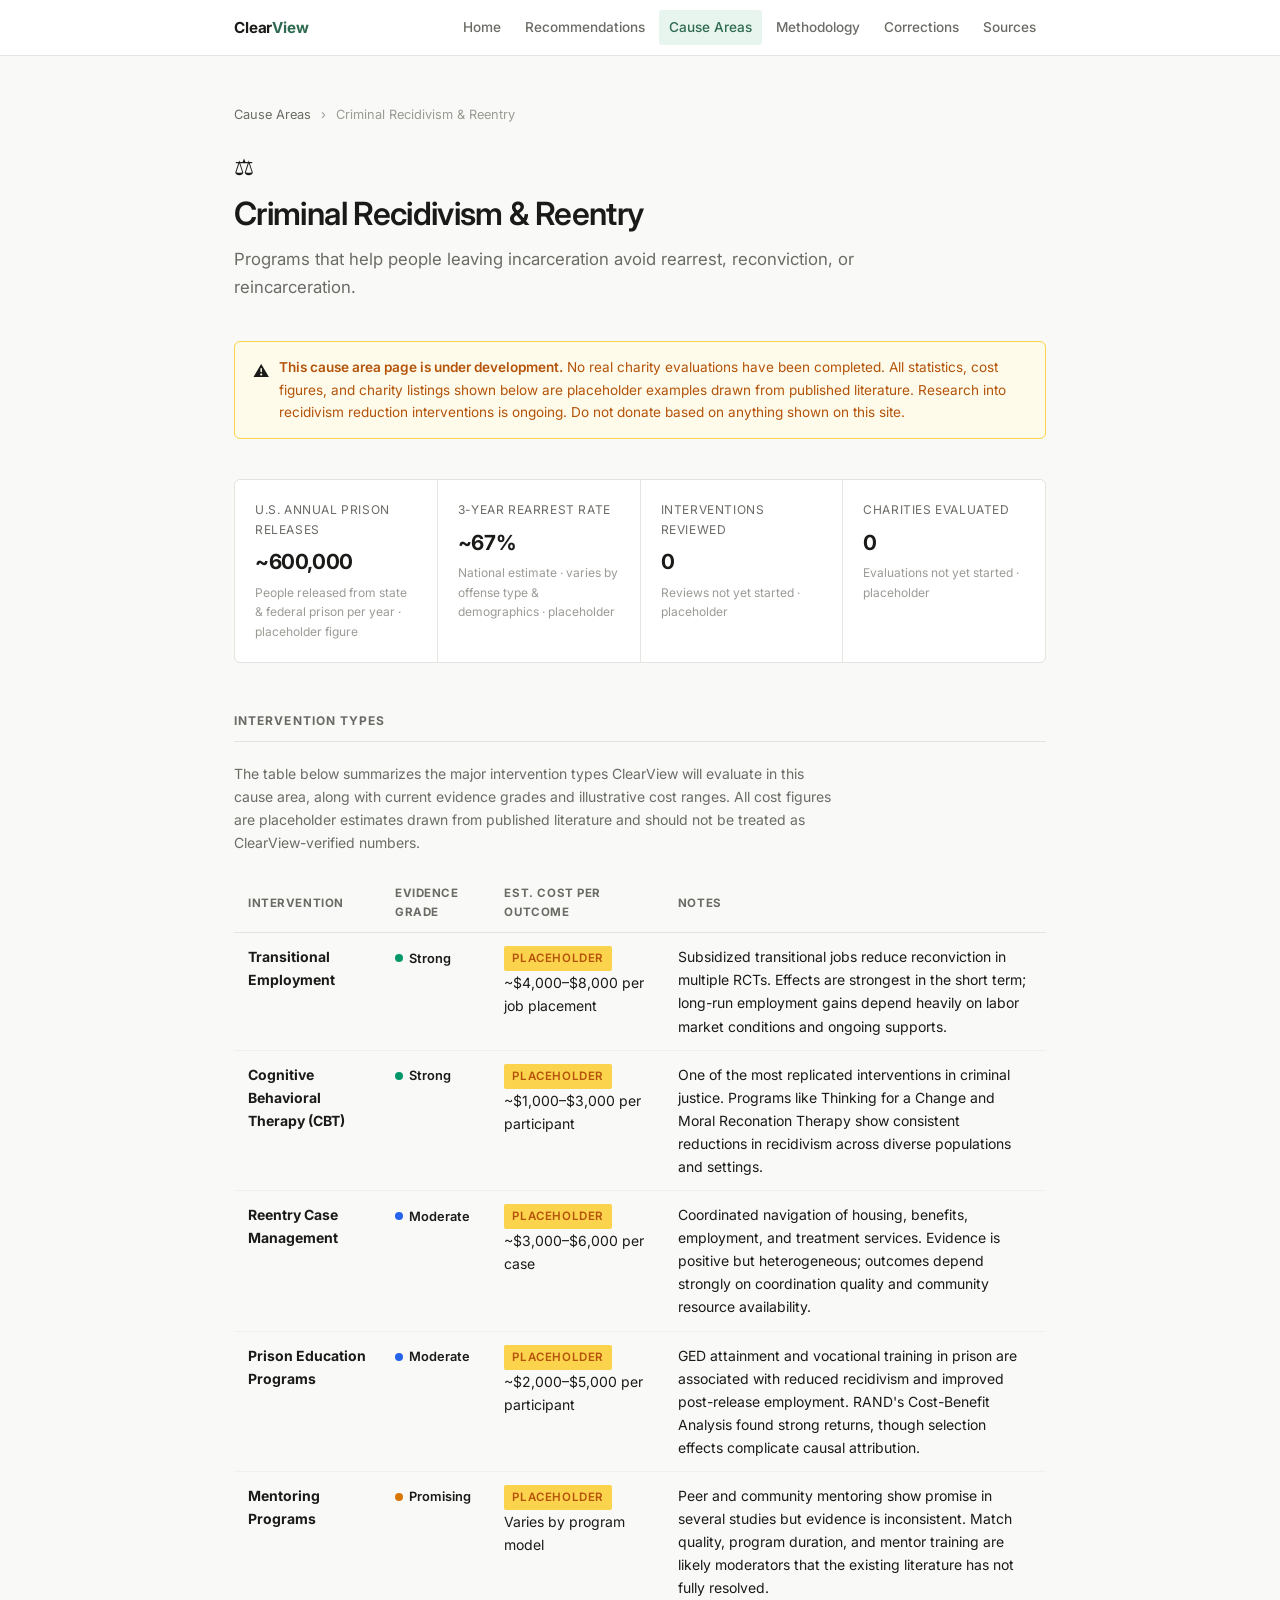
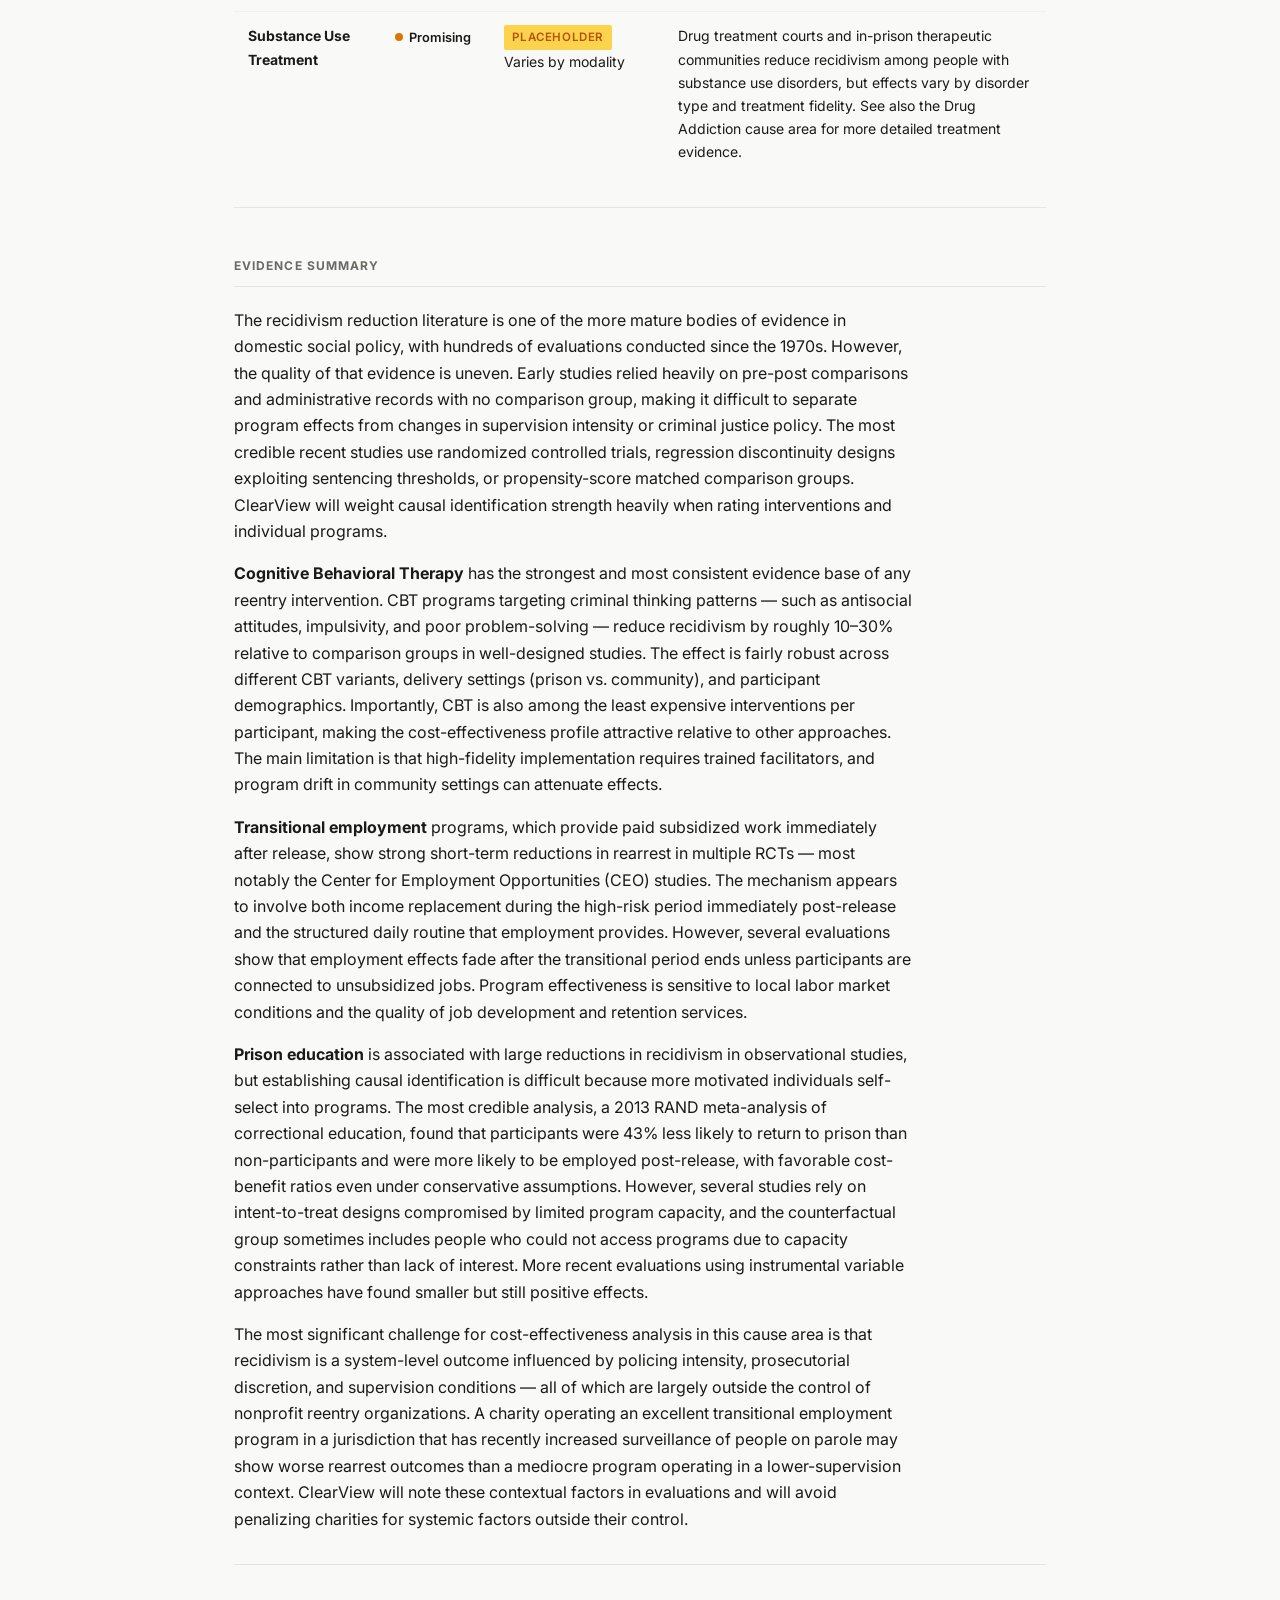
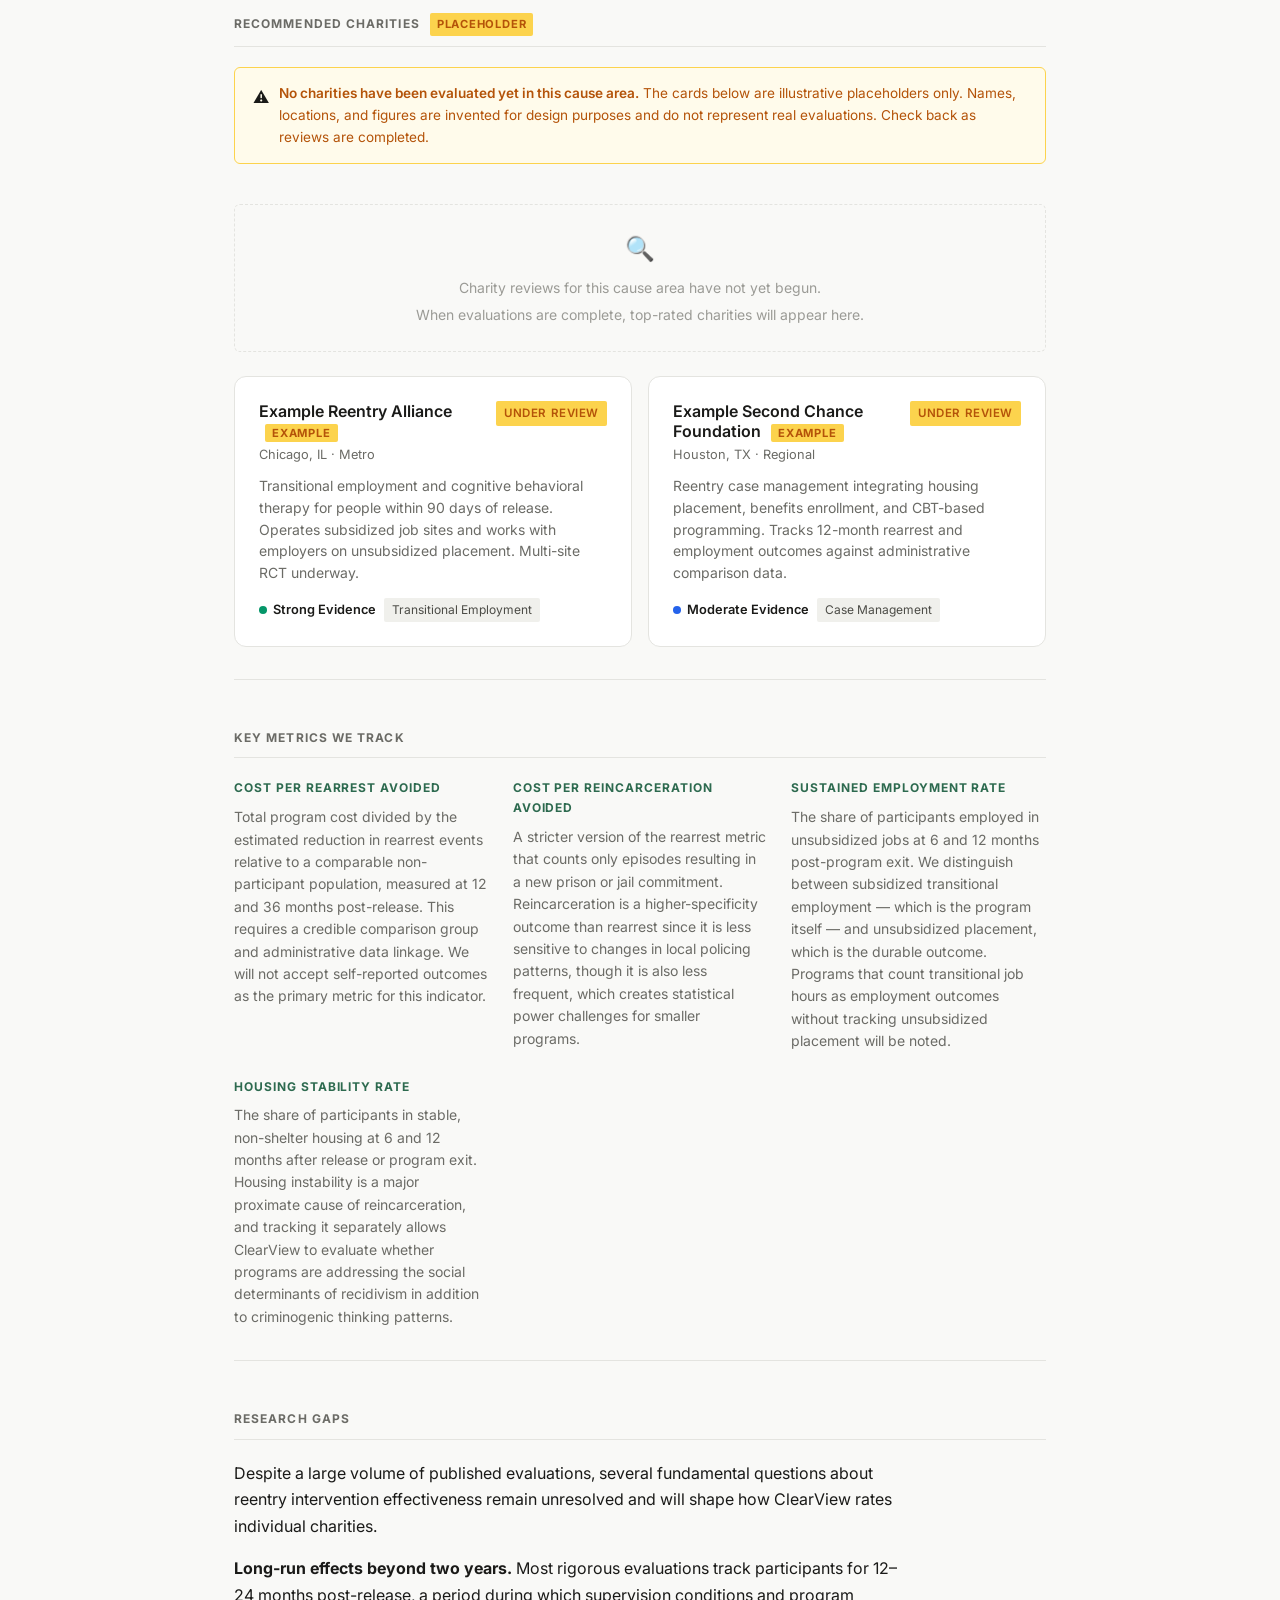
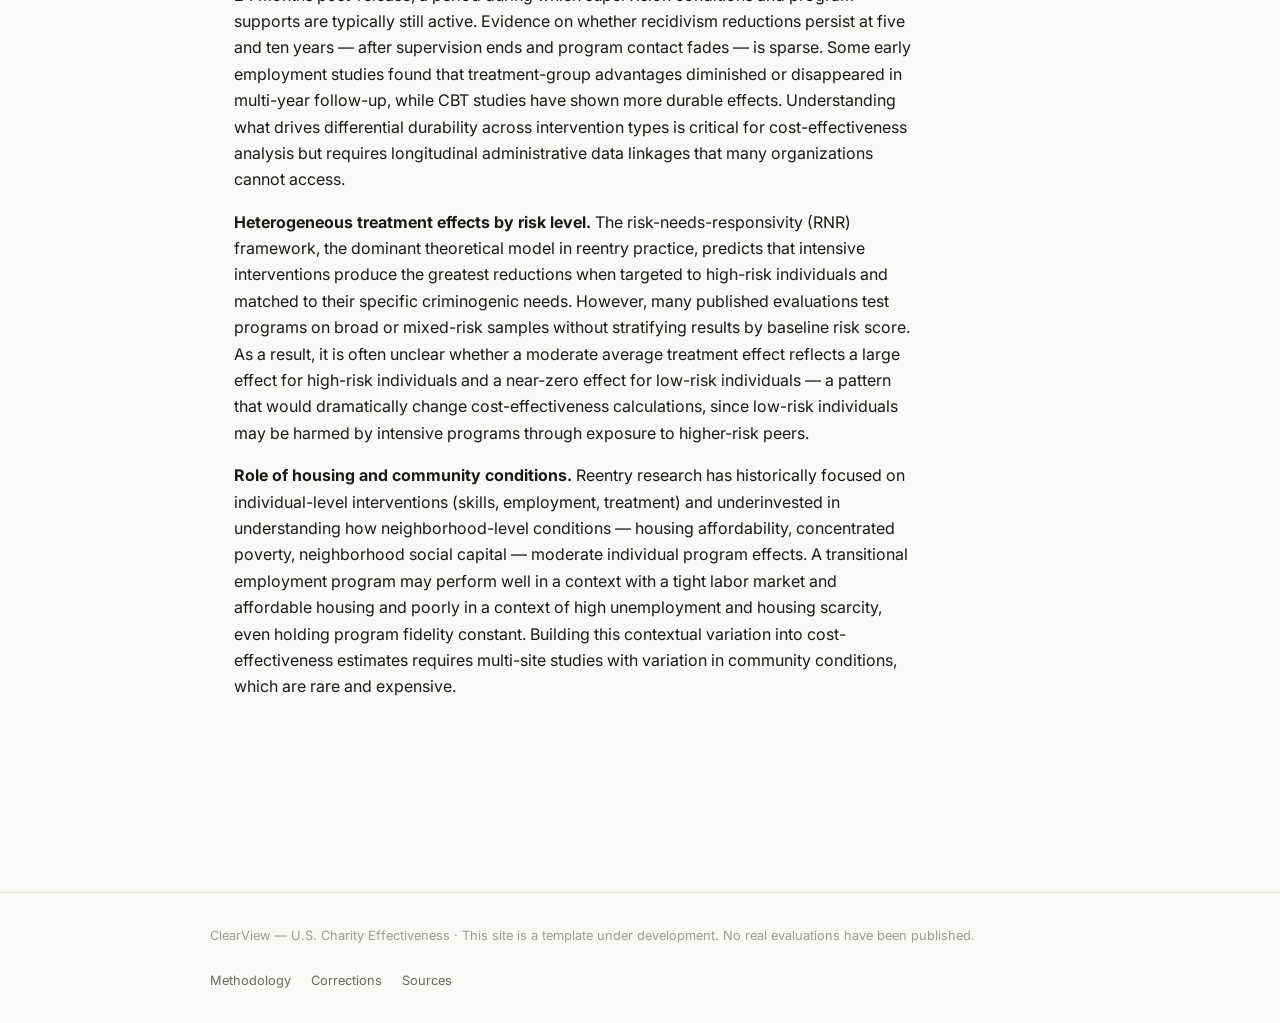
<file: website/src/pages/cause-areas/criminal-recidivism.html>
<!DOCTYPE html>
<html lang="en">
<head>
  <meta charset="UTF-8" />
  <meta name="viewport" content="width=device-width, initial-scale=1.0" />
  <title>Criminal Recidivism &amp; Reentry — ClearView Cause Areas</title>
  <link rel="preconnect" href="https://fonts.googleapis.com" />
  <link rel="preconnect" href="https://fonts.gstatic.com" crossorigin />
  <link href="https://fonts.googleapis.com/css2?family=Inter:wght@400;500;600;700&display=swap" rel="stylesheet" />
  <link rel="stylesheet" href="../../css/style.css" />
</head>
<body>

<!-- Navigation -->
<nav class="nav">
  <div class="nav-inner">
    <a class="nav-logo" href="../index.html">Clear<span>View</span></a>
    <div class="nav-links">
      <a href="../index.html">Home</a>
      <a href="../recommendations.html">Recommendations</a>
      <a href="index.html" class="active">Cause Areas</a>
      <a href="../methodology.html">Methodology</a>
      <a href="../corrections.html">Corrections</a>
      <a href="../sources.html">Sources</a>
    </div>
  </div>
</nav>

<!-- Main -->
<main class="page">

  <!-- Breadcrumb -->
  <div style="font-size: 0.8rem; color: var(--text-tertiary); margin-bottom: 24px;">
    <a href="index.html" style="color: var(--text-secondary);">Cause Areas</a>
    <span style="margin: 0 6px;">›</span>
    <span>Criminal Recidivism &amp; Reentry</span>
  </div>

  <!-- Page Header -->
  <div class="page-header">
    <div style="font-size: 1.4rem; margin-bottom: 8px;">⚖️</div>
    <h1>Criminal Recidivism &amp; Reentry</h1>
    <p>Programs that help people leaving incarceration avoid rearrest, reconviction, or reincarceration.</p>
  </div>

  <!-- Placeholder Notice -->
  <div class="placeholder-notice">
    <span class="icon">⚠</span>
    <p><strong>This cause area page is under development.</strong> No real charity evaluations have been completed. All statistics, cost figures, and charity listings shown below are placeholder examples drawn from published literature. Research into recidivism reduction interventions is ongoing. Do not donate based on anything shown on this site.</p>
  </div>

  <!-- Stat Row -->
  <div class="stat-row">
    <div class="stat-cell">
      <div class="stat-label">U.S. Annual Prison Releases</div>
      <div class="stat-value">~600,000</div>
      <div class="stat-note">People released from state &amp; federal prison per year · placeholder figure</div>
    </div>
    <div class="stat-cell">
      <div class="stat-label">3-Year Rearrest Rate</div>
      <div class="stat-value">~67%</div>
      <div class="stat-note">National estimate · varies by offense type &amp; demographics · placeholder</div>
    </div>
    <div class="stat-cell">
      <div class="stat-label">Interventions Reviewed</div>
      <div class="stat-value">0</div>
      <div class="stat-note">Reviews not yet started · placeholder</div>
    </div>
    <div class="stat-cell">
      <div class="stat-label">Charities Evaluated</div>
      <div class="stat-value">0</div>
      <div class="stat-note">Evaluations not yet started · placeholder</div>
    </div>
  </div>

  <!-- Intervention Types -->
  <section class="section">
    <div class="section-title">Intervention Types</div>
    <p style="margin-bottom: 20px; color: var(--text-secondary); font-size: 0.875rem;">The table below summarizes the major intervention types ClearView will evaluate in this cause area, along with current evidence grades and illustrative cost ranges. All cost figures are placeholder estimates drawn from published literature and should not be treated as ClearView-verified numbers.</p>
    <div style="overflow-x: auto;">
      <table class="data-table">
        <thead>
          <tr>
            <th>Intervention</th>
            <th>Evidence Grade</th>
            <th>Est. Cost per Outcome</th>
            <th>Notes</th>
          </tr>
        </thead>
        <tbody>
          <tr>
            <td><strong>Transitional Employment</strong></td>
            <td><span class="evidence-grade grade-strong"><span class="grade-dot"></span>Strong</span></td>
            <td><span class="badge badge-placeholder">Placeholder</span> ~$4,000–$8,000 per job placement</td>
            <td>Subsidized transitional jobs reduce reconviction in multiple RCTs. Effects are strongest in the short term; long-run employment gains depend heavily on labor market conditions and ongoing supports.</td>
          </tr>
          <tr>
            <td><strong>Cognitive Behavioral Therapy (CBT)</strong></td>
            <td><span class="evidence-grade grade-strong"><span class="grade-dot"></span>Strong</span></td>
            <td><span class="badge badge-placeholder">Placeholder</span> ~$1,000–$3,000 per participant</td>
            <td>One of the most replicated interventions in criminal justice. Programs like Thinking for a Change and Moral Reconation Therapy show consistent reductions in recidivism across diverse populations and settings.</td>
          </tr>
          <tr>
            <td><strong>Reentry Case Management</strong></td>
            <td><span class="evidence-grade grade-moderate"><span class="grade-dot"></span>Moderate</span></td>
            <td><span class="badge badge-placeholder">Placeholder</span> ~$3,000–$6,000 per case</td>
            <td>Coordinated navigation of housing, benefits, employment, and treatment services. Evidence is positive but heterogeneous; outcomes depend strongly on coordination quality and community resource availability.</td>
          </tr>
          <tr>
            <td><strong>Prison Education Programs</strong></td>
            <td><span class="evidence-grade grade-moderate"><span class="grade-dot"></span>Moderate</span></td>
            <td><span class="badge badge-placeholder">Placeholder</span> ~$2,000–$5,000 per participant</td>
            <td>GED attainment and vocational training in prison are associated with reduced recidivism and improved post-release employment. RAND's Cost-Benefit Analysis found strong returns, though selection effects complicate causal attribution.</td>
          </tr>
          <tr>
            <td><strong>Mentoring Programs</strong></td>
            <td><span class="evidence-grade grade-promising"><span class="grade-dot"></span>Promising</span></td>
            <td><span class="badge badge-placeholder">Placeholder</span> Varies by program model</td>
            <td>Peer and community mentoring show promise in several studies but evidence is inconsistent. Match quality, program duration, and mentor training are likely moderators that the existing literature has not fully resolved.</td>
          </tr>
          <tr>
            <td><strong>Substance Use Treatment</strong></td>
            <td><span class="evidence-grade grade-promising"><span class="grade-dot"></span>Promising</span></td>
            <td><span class="badge badge-placeholder">Placeholder</span> Varies by modality</td>
            <td>Drug treatment courts and in-prison therapeutic communities reduce recidivism among people with substance use disorders, but effects vary by disorder type and treatment fidelity. See also the Drug Addiction cause area for more detailed treatment evidence.</td>
          </tr>
        </tbody>
      </table>
    </div>
  </section>

  <hr class="divider" />

  <!-- Evidence Summary -->
  <section class="section">
    <div class="section-title">Evidence Summary</div>

    <p style="margin-bottom: 16px;">The recidivism reduction literature is one of the more mature bodies of evidence in domestic social policy, with hundreds of evaluations conducted since the 1970s. However, the quality of that evidence is uneven. Early studies relied heavily on pre-post comparisons and administrative records with no comparison group, making it difficult to separate program effects from changes in supervision intensity or criminal justice policy. The most credible recent studies use randomized controlled trials, regression discontinuity designs exploiting sentencing thresholds, or propensity-score matched comparison groups. ClearView will weight causal identification strength heavily when rating interventions and individual programs.</p>

    <p style="margin-bottom: 16px;"><strong>Cognitive Behavioral Therapy</strong> has the strongest and most consistent evidence base of any reentry intervention. CBT programs targeting criminal thinking patterns — such as antisocial attitudes, impulsivity, and poor problem-solving — reduce recidivism by roughly 10–30% relative to comparison groups in well-designed studies. The effect is fairly robust across different CBT variants, delivery settings (prison vs. community), and participant demographics. Importantly, CBT is also among the least expensive interventions per participant, making the cost-effectiveness profile attractive relative to other approaches. The main limitation is that high-fidelity implementation requires trained facilitators, and program drift in community settings can attenuate effects.</p>

    <p style="margin-bottom: 16px;"><strong>Transitional employment</strong> programs, which provide paid subsidized work immediately after release, show strong short-term reductions in rearrest in multiple RCTs — most notably the Center for Employment Opportunities (CEO) studies. The mechanism appears to involve both income replacement during the high-risk period immediately post-release and the structured daily routine that employment provides. However, several evaluations show that employment effects fade after the transitional period ends unless participants are connected to unsubsidized jobs. Program effectiveness is sensitive to local labor market conditions and the quality of job development and retention services.</p>

    <p style="margin-bottom: 16px;"><strong>Prison education</strong> is associated with large reductions in recidivism in observational studies, but establishing causal identification is difficult because more motivated individuals self-select into programs. The most credible analysis, a 2013 RAND meta-analysis of correctional education, found that participants were 43% less likely to return to prison than non-participants and were more likely to be employed post-release, with favorable cost-benefit ratios even under conservative assumptions. However, several studies rely on intent-to-treat designs compromised by limited program capacity, and the counterfactual group sometimes includes people who could not access programs due to capacity constraints rather than lack of interest. More recent evaluations using instrumental variable approaches have found smaller but still positive effects.</p>

    <p>The most significant challenge for cost-effectiveness analysis in this cause area is that recidivism is a system-level outcome influenced by policing intensity, prosecutorial discretion, and supervision conditions — all of which are largely outside the control of nonprofit reentry organizations. A charity operating an excellent transitional employment program in a jurisdiction that has recently increased surveillance of people on parole may show worse rearrest outcomes than a mediocre program operating in a lower-supervision context. ClearView will note these contextual factors in evaluations and will avoid penalizing charities for systemic factors outside their control.</p>
  </section>

  <hr class="divider" />

  <!-- Recommended Charities -->
  <section class="section">
    <div class="section-title">Recommended Charities <span class="placeholder-tag">Placeholder</span></div>

    <div class="placeholder-notice">
      <span class="icon">⚠</span>
      <p><strong>No charities have been evaluated yet in this cause area.</strong> The cards below are illustrative placeholders only. Names, locations, and figures are invented for design purposes and do not represent real evaluations. Check back as reviews are completed.</p>
    </div>

    <div style="text-align: center; padding: 24px 0; color: var(--text-tertiary); font-size: 0.875rem; border: 1px dashed var(--border); border-radius: var(--radius); margin-bottom: 24px;">
      <div style="font-size: 1.5rem; margin-bottom: 8px;">🔍</div>
      <div>Charity reviews for this cause area have not yet begun.</div>
      <div style="margin-top: 4px;">When evaluations are complete, top-rated charities will appear here.</div>
    </div>

    <!-- Placeholder charity cards -->
    <div class="card-grid">

      <a href="../charities/example-charity.html" class="card card-link">
        <div class="charity-card">
          <div class="charity-card-top">
            <div>
              <div class="charity-card-name">Example Reentry Alliance <span class="placeholder-tag">Example</span></div>
              <div class="charity-card-location">Chicago, IL · Metro</div>
            </div>
            <span class="badge badge-placeholder">Under Review</span>
          </div>
          <p class="charity-card-desc">Transitional employment and cognitive behavioral therapy for people within 90 days of release. Operates subsidized job sites and works with employers on unsubsidized placement. Multi-site RCT underway.</p>
          <div class="charity-card-footer">
            <span class="evidence-grade grade-strong"><span class="grade-dot"></span>Strong Evidence</span>
            <span class="tag">Transitional Employment</span>
          </div>
        </div>
      </a>

      <a href="../charities/example-charity.html" class="card card-link">
        <div class="charity-card">
          <div class="charity-card-top">
            <div>
              <div class="charity-card-name">Example Second Chance Foundation <span class="placeholder-tag">Example</span></div>
              <div class="charity-card-location">Houston, TX · Regional</div>
            </div>
            <span class="badge badge-placeholder">Under Review</span>
          </div>
          <p class="charity-card-desc">Reentry case management integrating housing placement, benefits enrollment, and CBT-based programming. Tracks 12-month rearrest and employment outcomes against administrative comparison data.</p>
          <div class="charity-card-footer">
            <span class="evidence-grade grade-moderate"><span class="grade-dot"></span>Moderate Evidence</span>
            <span class="tag">Case Management</span>
          </div>
        </div>
      </a>

    </div>
  </section>

  <hr class="divider" />

  <!-- Key Metrics We Track -->
  <section class="section">
    <div class="section-title">Key Metrics We Track</div>
    <div class="feature-row">
      <div class="feature-item">
        <div class="feature-label">Cost per Rearrest Avoided</div>
        <p class="feature-text">Total program cost divided by the estimated reduction in rearrest events relative to a comparable non-participant population, measured at 12 and 36 months post-release. This requires a credible comparison group and administrative data linkage. We will not accept self-reported outcomes as the primary metric for this indicator.</p>
      </div>
      <div class="feature-item">
        <div class="feature-label">Cost per Reincarceration Avoided</div>
        <p class="feature-text">A stricter version of the rearrest metric that counts only episodes resulting in a new prison or jail commitment. Reincarceration is a higher-specificity outcome than rearrest since it is less sensitive to changes in local policing patterns, though it is also less frequent, which creates statistical power challenges for smaller programs.</p>
      </div>
      <div class="feature-item">
        <div class="feature-label">Sustained Employment Rate</div>
        <p class="feature-text">The share of participants employed in unsubsidized jobs at 6 and 12 months post-program exit. We distinguish between subsidized transitional employment — which is the program itself — and unsubsidized placement, which is the durable outcome. Programs that count transitional job hours as employment outcomes without tracking unsubsidized placement will be noted.</p>
      </div>
      <div class="feature-item">
        <div class="feature-label">Housing Stability Rate</div>
        <p class="feature-text">The share of participants in stable, non-shelter housing at 6 and 12 months after release or program exit. Housing instability is a major proximate cause of reincarceration, and tracking it separately allows ClearView to evaluate whether programs are addressing the social determinants of recidivism in addition to criminogenic thinking patterns.</p>
      </div>
    </div>
  </section>

  <hr class="divider" />

  <!-- Research Gaps -->
  <section class="section">
    <div class="section-title">Research Gaps</div>

    <p style="margin-bottom: 16px;">Despite a large volume of published evaluations, several fundamental questions about reentry intervention effectiveness remain unresolved and will shape how ClearView rates individual charities.</p>

    <p style="margin-bottom: 16px;"><strong>Long-run effects beyond two years.</strong> Most rigorous evaluations track participants for 12–24 months post-release, a period during which supervision conditions and program supports are typically still active. Evidence on whether recidivism reductions persist at five and ten years — after supervision ends and program contact fades — is sparse. Some early employment studies found that treatment-group advantages diminished or disappeared in multi-year follow-up, while CBT studies have shown more durable effects. Understanding what drives differential durability across intervention types is critical for cost-effectiveness analysis but requires longitudinal administrative data linkages that many organizations cannot access.</p>

    <p style="margin-bottom: 16px;"><strong>Heterogeneous treatment effects by risk level.</strong> The risk-needs-responsivity (RNR) framework, the dominant theoretical model in reentry practice, predicts that intensive interventions produce the greatest reductions when targeted to high-risk individuals and matched to their specific criminogenic needs. However, many published evaluations test programs on broad or mixed-risk samples without stratifying results by baseline risk score. As a result, it is often unclear whether a moderate average treatment effect reflects a large effect for high-risk individuals and a near-zero effect for low-risk individuals — a pattern that would dramatically change cost-effectiveness calculations, since low-risk individuals may be harmed by intensive programs through exposure to higher-risk peers.</p>

    <p style="margin-bottom: 16px;"><strong>Role of housing and community conditions.</strong> Reentry research has historically focused on individual-level interventions (skills, employment, treatment) and underinvested in understanding how neighborhood-level conditions — housing affordability, concentrated poverty, neighborhood social capital — moderate individual program effects. A transitional employment program may perform well in a context with a tight labor market and affordable housing and poorly in a context of high unemployment and housing scarcity, even holding program fidelity constant. Building this contextual variation into cost-effectiveness estimates requires multi-site studies with variation in community conditions, which are rare and expensive.</p>
  </section>

</main>

<!-- Footer -->
<footer class="footer">
  <div class="footer-inner">
    <span class="footer-copy">ClearView — U.S. Charity Effectiveness · This site is a template under development. No real evaluations have been published.</span>
    <div class="footer-links">
      <a href="../methodology.html">Methodology</a>
      <a href="../corrections.html">Corrections</a>
      <a href="../sources.html">Sources</a>
    </div>
  </div>
</footer>

</body>
</html>
</file>
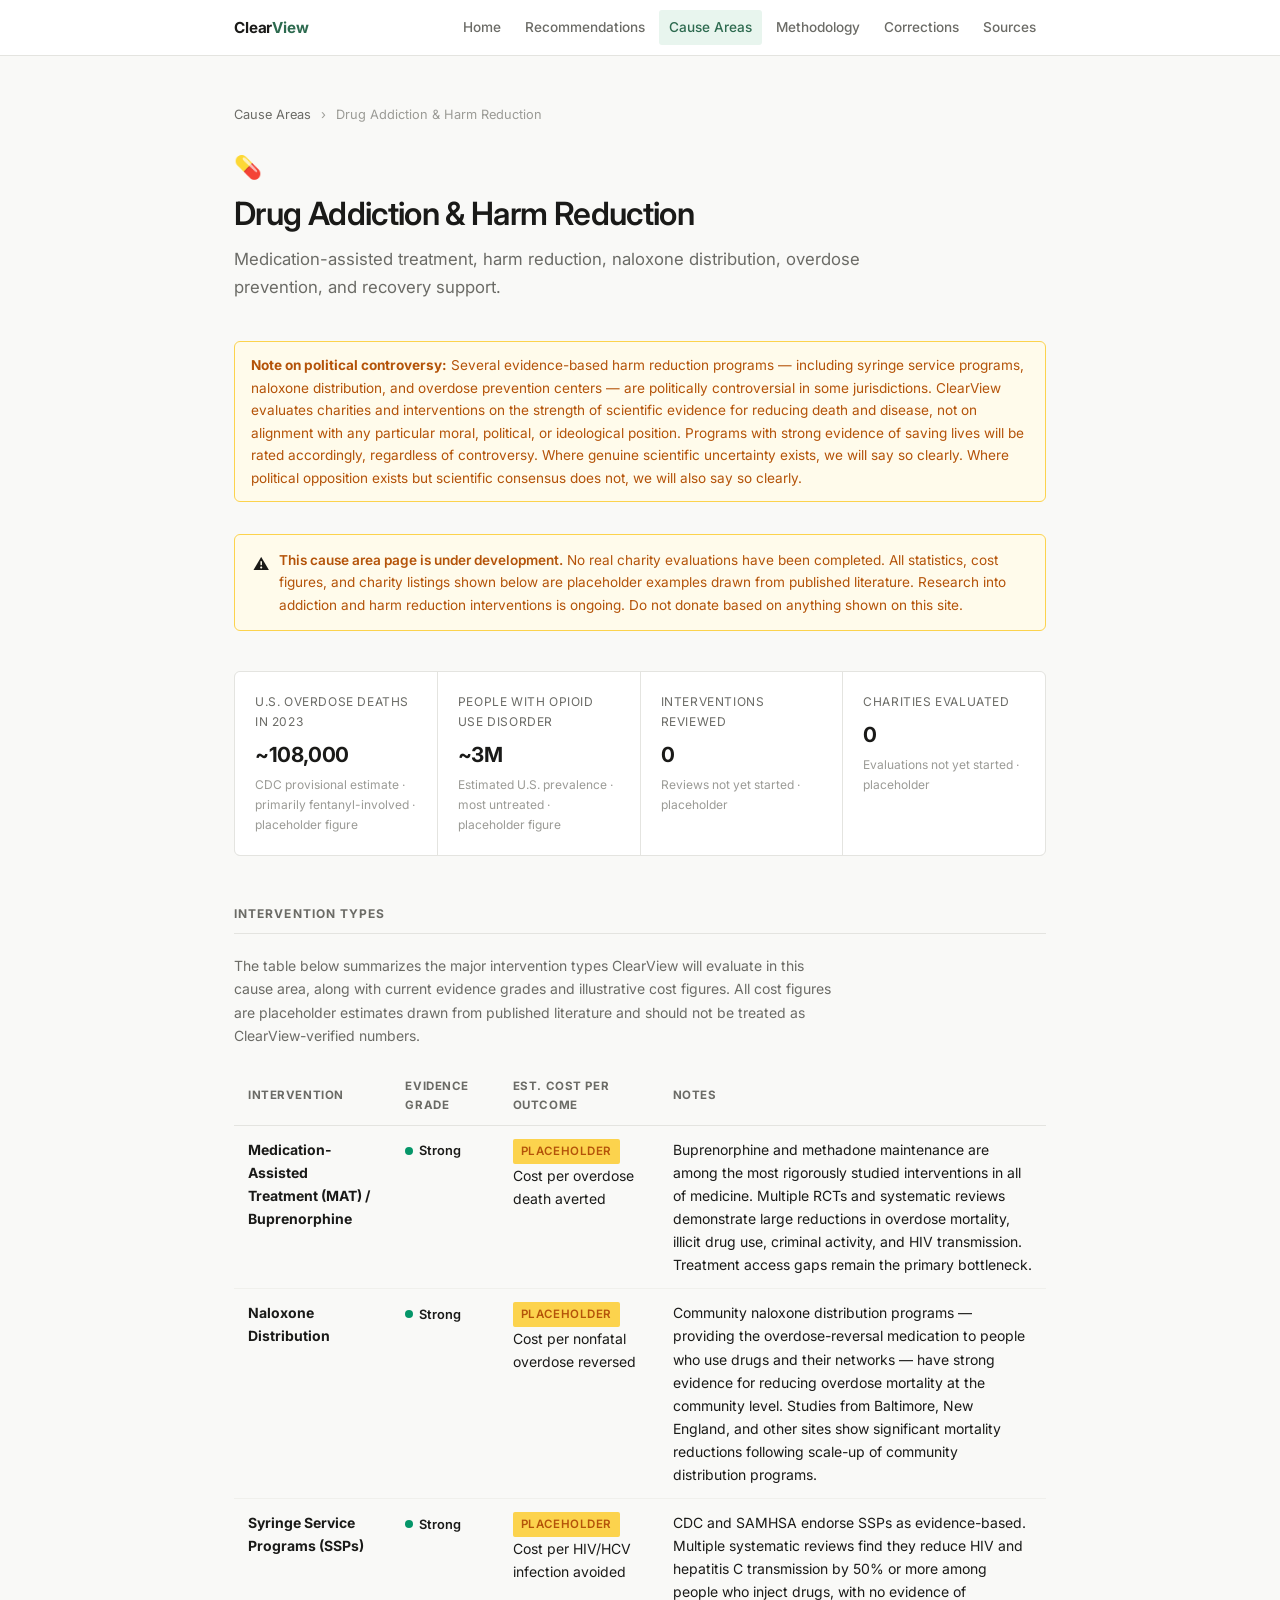
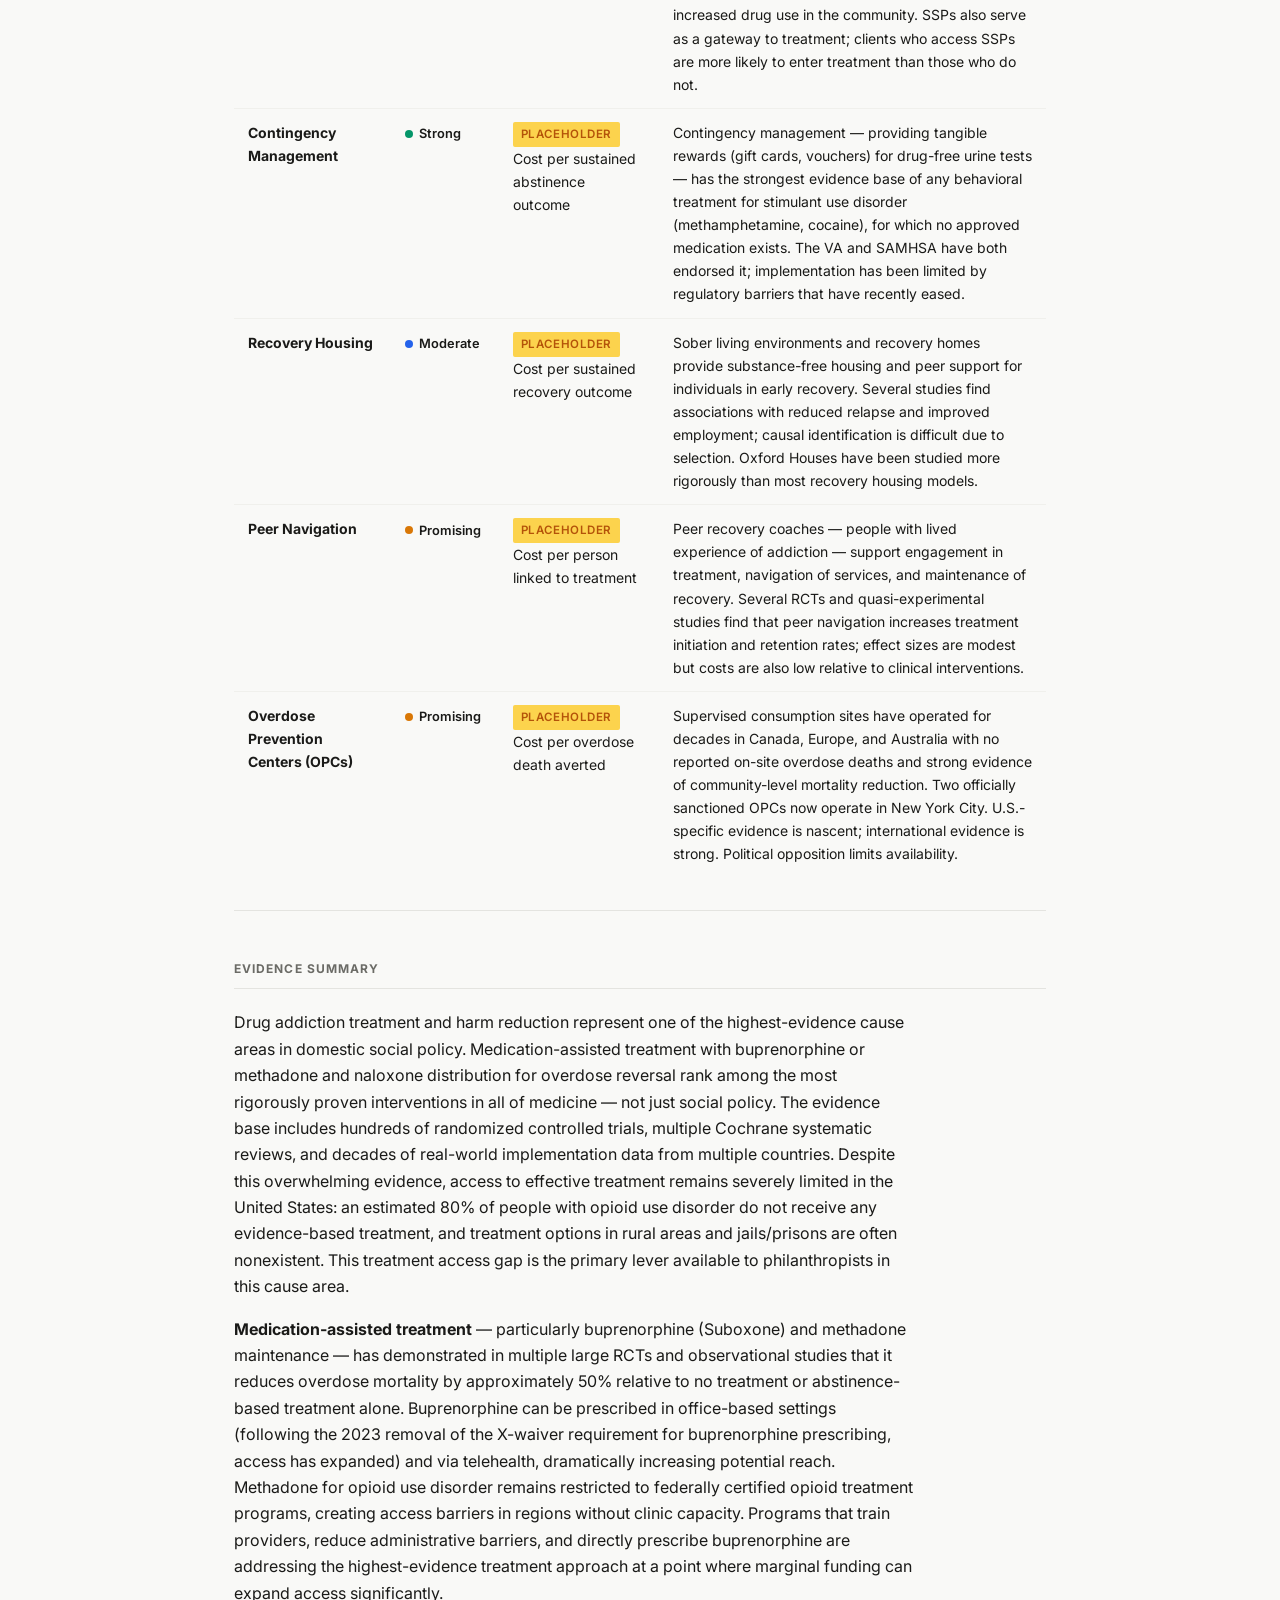
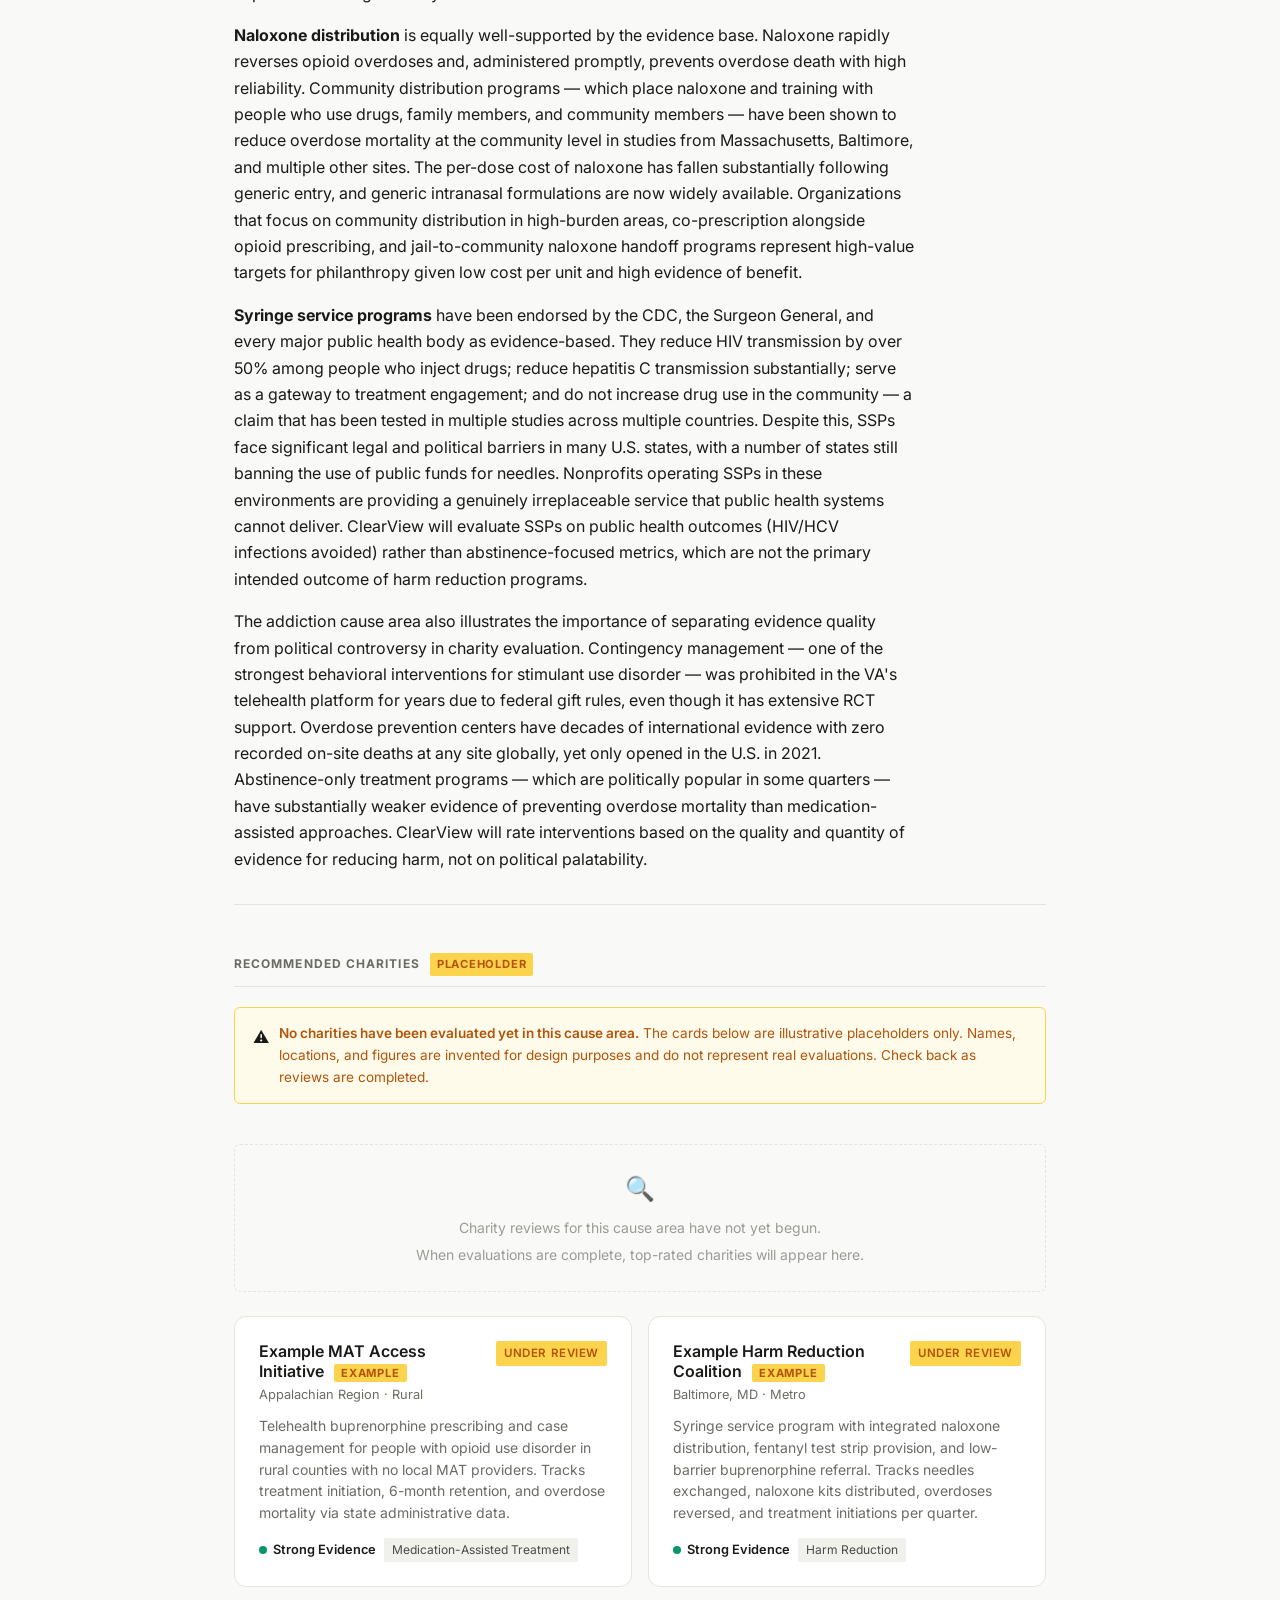
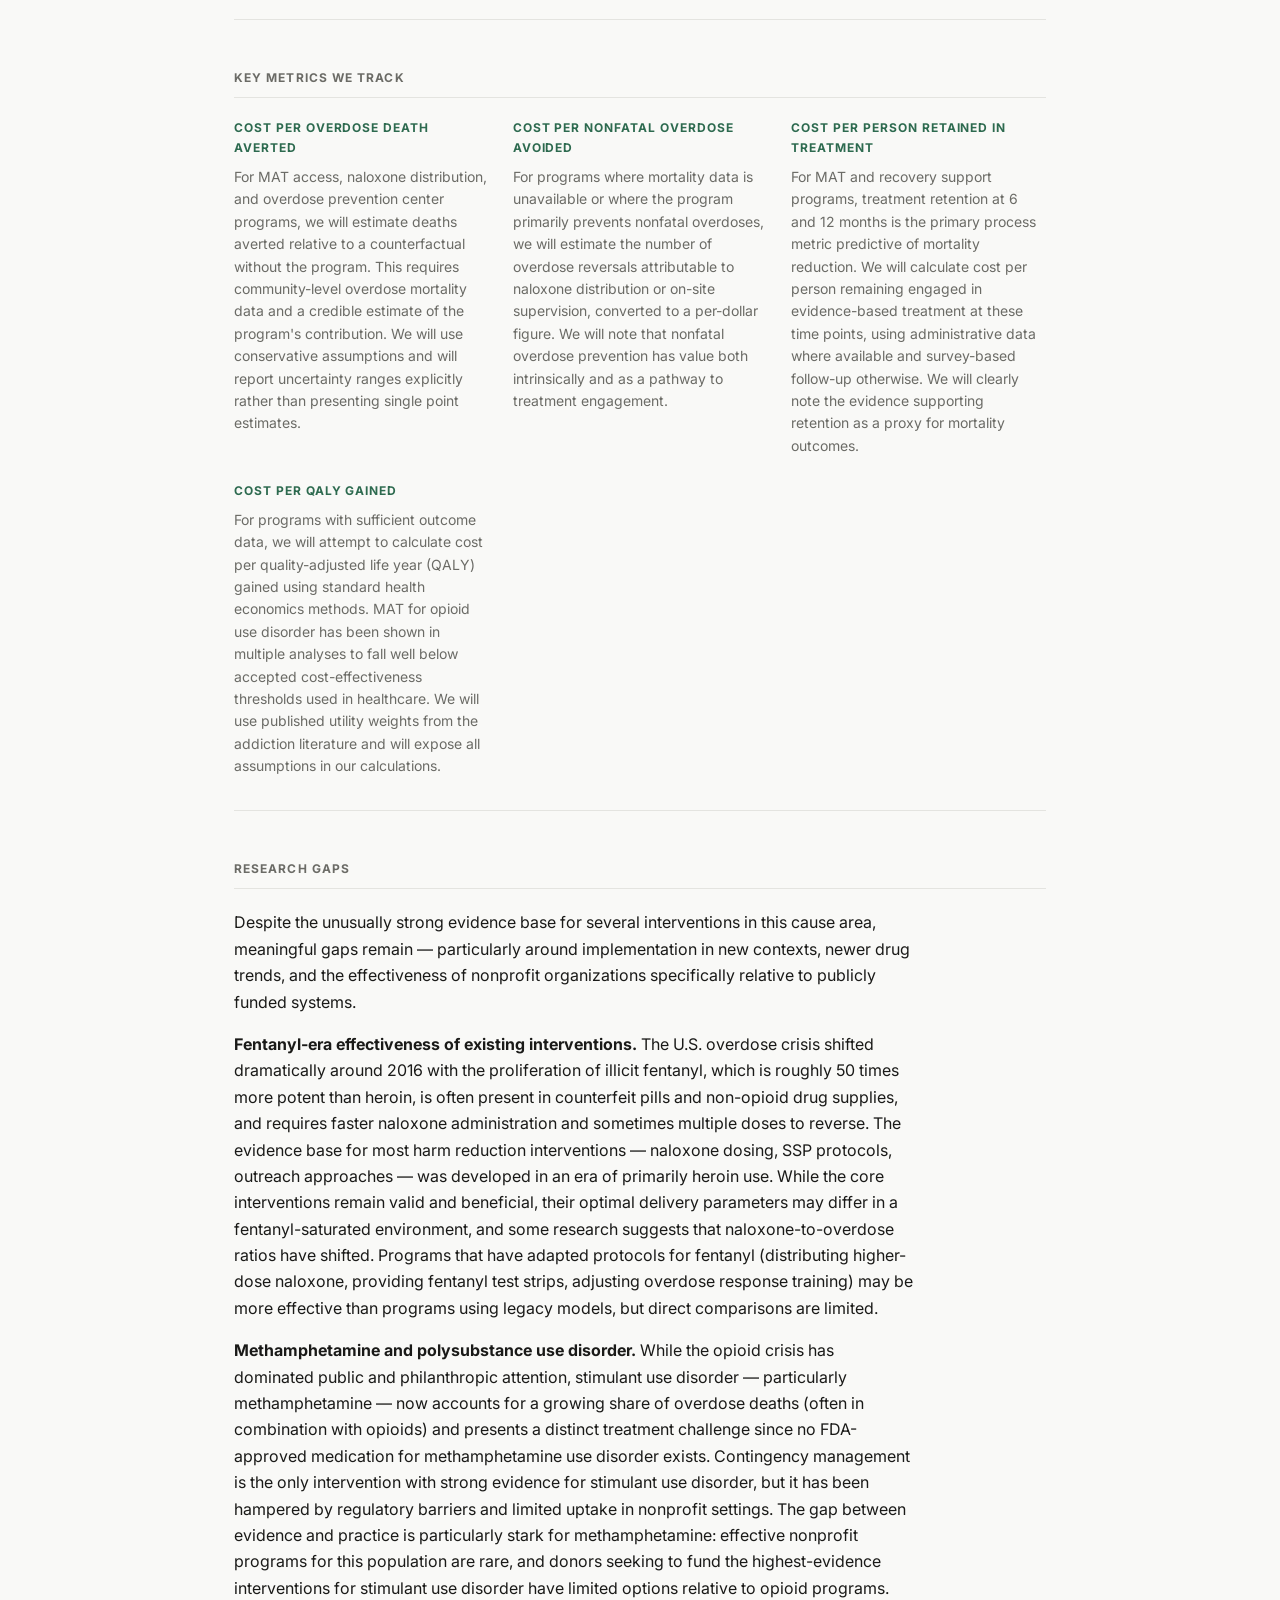
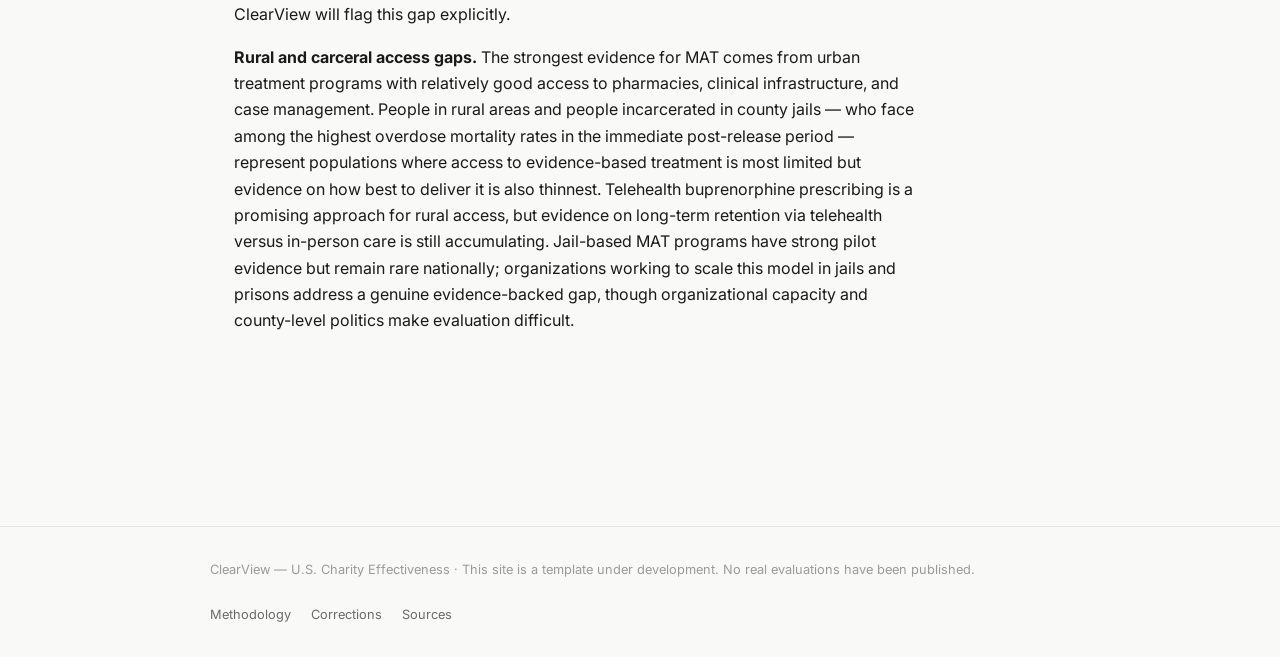
<file: website/src/pages/cause-areas/drug-addiction.html>
<!DOCTYPE html>
<html lang="en">
<head>
  <meta charset="UTF-8" />
  <meta name="viewport" content="width=device-width, initial-scale=1.0" />
  <title>Drug Addiction &amp; Harm Reduction — ClearView Cause Areas</title>
  <link rel="preconnect" href="https://fonts.googleapis.com" />
  <link rel="preconnect" href="https://fonts.gstatic.com" crossorigin />
  <link href="https://fonts.googleapis.com/css2?family=Inter:wght@400;500;600;700&display=swap" rel="stylesheet" />
  <link rel="stylesheet" href="../../css/style.css" />
</head>
<body>

<!-- Navigation -->
<nav class="nav">
  <div class="nav-inner">
    <a class="nav-logo" href="../index.html">Clear<span>View</span></a>
    <div class="nav-links">
      <a href="../index.html">Home</a>
      <a href="../recommendations.html">Recommendations</a>
      <a href="index.html" class="active">Cause Areas</a>
      <a href="../methodology.html">Methodology</a>
      <a href="../corrections.html">Corrections</a>
      <a href="../sources.html">Sources</a>
    </div>
  </div>
</nav>

<!-- Main -->
<main class="page">

  <!-- Breadcrumb -->
  <div style="font-size: 0.8rem; color: var(--text-tertiary); margin-bottom: 24px;">
    <a href="index.html" style="color: var(--text-secondary);">Cause Areas</a>
    <span style="margin: 0 6px;">›</span>
    <span>Drug Addiction &amp; Harm Reduction</span>
  </div>

  <!-- Page Header -->
  <div class="page-header">
    <div style="font-size: 1.4rem; margin-bottom: 8px;">💊</div>
    <h1>Drug Addiction &amp; Harm Reduction</h1>
    <p>Medication-assisted treatment, harm reduction, naloxone distribution, overdose prevention, and recovery support.</p>
  </div>

  <!-- Political Controversy Warning -->
  <div class="notice notice-warn" style="margin-bottom: 32px;">
    <strong>Note on political controversy:</strong> Several evidence-based harm reduction programs — including syringe service programs, naloxone distribution, and overdose prevention centers — are politically controversial in some jurisdictions. ClearView evaluates charities and interventions on the strength of scientific evidence for reducing death and disease, not on alignment with any particular moral, political, or ideological position. Programs with strong evidence of saving lives will be rated accordingly, regardless of controversy. Where genuine scientific uncertainty exists, we will say so clearly. Where political opposition exists but scientific consensus does not, we will also say so clearly.
  </div>

  <!-- Placeholder Notice -->
  <div class="placeholder-notice">
    <span class="icon">⚠</span>
    <p><strong>This cause area page is under development.</strong> No real charity evaluations have been completed. All statistics, cost figures, and charity listings shown below are placeholder examples drawn from published literature. Research into addiction and harm reduction interventions is ongoing. Do not donate based on anything shown on this site.</p>
  </div>

  <!-- Stat Row -->
  <div class="stat-row">
    <div class="stat-cell">
      <div class="stat-label">U.S. Overdose Deaths in 2023</div>
      <div class="stat-value">~108,000</div>
      <div class="stat-note">CDC provisional estimate · primarily fentanyl-involved · placeholder figure</div>
    </div>
    <div class="stat-cell">
      <div class="stat-label">People with Opioid Use Disorder</div>
      <div class="stat-value">~3M</div>
      <div class="stat-note">Estimated U.S. prevalence · most untreated · placeholder figure</div>
    </div>
    <div class="stat-cell">
      <div class="stat-label">Interventions Reviewed</div>
      <div class="stat-value">0</div>
      <div class="stat-note">Reviews not yet started · placeholder</div>
    </div>
    <div class="stat-cell">
      <div class="stat-label">Charities Evaluated</div>
      <div class="stat-value">0</div>
      <div class="stat-note">Evaluations not yet started · placeholder</div>
    </div>
  </div>

  <!-- Intervention Types -->
  <section class="section">
    <div class="section-title">Intervention Types</div>
    <p style="margin-bottom: 20px; color: var(--text-secondary); font-size: 0.875rem;">The table below summarizes the major intervention types ClearView will evaluate in this cause area, along with current evidence grades and illustrative cost figures. All cost figures are placeholder estimates drawn from published literature and should not be treated as ClearView-verified numbers.</p>
    <div style="overflow-x: auto;">
      <table class="data-table">
        <thead>
          <tr>
            <th>Intervention</th>
            <th>Evidence Grade</th>
            <th>Est. Cost per Outcome</th>
            <th>Notes</th>
          </tr>
        </thead>
        <tbody>
          <tr>
            <td><strong>Medication-Assisted Treatment (MAT) / Buprenorphine</strong></td>
            <td><span class="evidence-grade grade-strong"><span class="grade-dot"></span>Strong</span></td>
            <td><span class="badge badge-placeholder">Placeholder</span> Cost per overdose death averted</td>
            <td>Buprenorphine and methadone maintenance are among the most rigorously studied interventions in all of medicine. Multiple RCTs and systematic reviews demonstrate large reductions in overdose mortality, illicit drug use, criminal activity, and HIV transmission. Treatment access gaps remain the primary bottleneck.</td>
          </tr>
          <tr>
            <td><strong>Naloxone Distribution</strong></td>
            <td><span class="evidence-grade grade-strong"><span class="grade-dot"></span>Strong</span></td>
            <td><span class="badge badge-placeholder">Placeholder</span> Cost per nonfatal overdose reversed</td>
            <td>Community naloxone distribution programs — providing the overdose-reversal medication to people who use drugs and their networks — have strong evidence for reducing overdose mortality at the community level. Studies from Baltimore, New England, and other sites show significant mortality reductions following scale-up of community distribution programs.</td>
          </tr>
          <tr>
            <td><strong>Syringe Service Programs (SSPs)</strong></td>
            <td><span class="evidence-grade grade-strong"><span class="grade-dot"></span>Strong</span></td>
            <td><span class="badge badge-placeholder">Placeholder</span> Cost per HIV/HCV infection avoided</td>
            <td>CDC and SAMHSA endorse SSPs as evidence-based. Multiple systematic reviews find they reduce HIV and hepatitis C transmission by 50% or more among people who inject drugs, with no evidence of increased drug use in the community. SSPs also serve as a gateway to treatment; clients who access SSPs are more likely to enter treatment than those who do not.</td>
          </tr>
          <tr>
            <td><strong>Contingency Management</strong></td>
            <td><span class="evidence-grade grade-strong"><span class="grade-dot"></span>Strong</span></td>
            <td><span class="badge badge-placeholder">Placeholder</span> Cost per sustained abstinence outcome</td>
            <td>Contingency management — providing tangible rewards (gift cards, vouchers) for drug-free urine tests — has the strongest evidence base of any behavioral treatment for stimulant use disorder (methamphetamine, cocaine), for which no approved medication exists. The VA and SAMHSA have both endorsed it; implementation has been limited by regulatory barriers that have recently eased.</td>
          </tr>
          <tr>
            <td><strong>Recovery Housing</strong></td>
            <td><span class="evidence-grade grade-moderate"><span class="grade-dot"></span>Moderate</span></td>
            <td><span class="badge badge-placeholder">Placeholder</span> Cost per sustained recovery outcome</td>
            <td>Sober living environments and recovery homes provide substance-free housing and peer support for individuals in early recovery. Several studies find associations with reduced relapse and improved employment; causal identification is difficult due to selection. Oxford Houses have been studied more rigorously than most recovery housing models.</td>
          </tr>
          <tr>
            <td><strong>Peer Navigation</strong></td>
            <td><span class="evidence-grade grade-promising"><span class="grade-dot"></span>Promising</span></td>
            <td><span class="badge badge-placeholder">Placeholder</span> Cost per person linked to treatment</td>
            <td>Peer recovery coaches — people with lived experience of addiction — support engagement in treatment, navigation of services, and maintenance of recovery. Several RCTs and quasi-experimental studies find that peer navigation increases treatment initiation and retention rates; effect sizes are modest but costs are also low relative to clinical interventions.</td>
          </tr>
          <tr>
            <td><strong>Overdose Prevention Centers (OPCs)</strong></td>
            <td><span class="evidence-grade grade-promising"><span class="grade-dot"></span>Promising</span></td>
            <td><span class="badge badge-placeholder">Placeholder</span> Cost per overdose death averted</td>
            <td>Supervised consumption sites have operated for decades in Canada, Europe, and Australia with no reported on-site overdose deaths and strong evidence of community-level mortality reduction. Two officially sanctioned OPCs now operate in New York City. U.S.-specific evidence is nascent; international evidence is strong. Political opposition limits availability.</td>
          </tr>
        </tbody>
      </table>
    </div>
  </section>

  <hr class="divider" />

  <!-- Evidence Summary -->
  <section class="section">
    <div class="section-title">Evidence Summary</div>

    <p style="margin-bottom: 16px;">Drug addiction treatment and harm reduction represent one of the highest-evidence cause areas in domestic social policy. Medication-assisted treatment with buprenorphine or methadone and naloxone distribution for overdose reversal rank among the most rigorously proven interventions in all of medicine — not just social policy. The evidence base includes hundreds of randomized controlled trials, multiple Cochrane systematic reviews, and decades of real-world implementation data from multiple countries. Despite this overwhelming evidence, access to effective treatment remains severely limited in the United States: an estimated 80% of people with opioid use disorder do not receive any evidence-based treatment, and treatment options in rural areas and jails/prisons are often nonexistent. This treatment access gap is the primary lever available to philanthropists in this cause area.</p>

    <p style="margin-bottom: 16px;"><strong>Medication-assisted treatment</strong> — particularly buprenorphine (Suboxone) and methadone maintenance — has demonstrated in multiple large RCTs and observational studies that it reduces overdose mortality by approximately 50% relative to no treatment or abstinence-based treatment alone. Buprenorphine can be prescribed in office-based settings (following the 2023 removal of the X-waiver requirement for buprenorphine prescribing, access has expanded) and via telehealth, dramatically increasing potential reach. Methadone for opioid use disorder remains restricted to federally certified opioid treatment programs, creating access barriers in regions without clinic capacity. Programs that train providers, reduce administrative barriers, and directly prescribe buprenorphine are addressing the highest-evidence treatment approach at a point where marginal funding can expand access significantly.</p>

    <p style="margin-bottom: 16px;"><strong>Naloxone distribution</strong> is equally well-supported by the evidence base. Naloxone rapidly reverses opioid overdoses and, administered promptly, prevents overdose death with high reliability. Community distribution programs — which place naloxone and training with people who use drugs, family members, and community members — have been shown to reduce overdose mortality at the community level in studies from Massachusetts, Baltimore, and multiple other sites. The per-dose cost of naloxone has fallen substantially following generic entry, and generic intranasal formulations are now widely available. Organizations that focus on community distribution in high-burden areas, co-prescription alongside opioid prescribing, and jail-to-community naloxone handoff programs represent high-value targets for philanthropy given low cost per unit and high evidence of benefit.</p>

    <p style="margin-bottom: 16px;"><strong>Syringe service programs</strong> have been endorsed by the CDC, the Surgeon General, and every major public health body as evidence-based. They reduce HIV transmission by over 50% among people who inject drugs; reduce hepatitis C transmission substantially; serve as a gateway to treatment engagement; and do not increase drug use in the community — a claim that has been tested in multiple studies across multiple countries. Despite this, SSPs face significant legal and political barriers in many U.S. states, with a number of states still banning the use of public funds for needles. Nonprofits operating SSPs in these environments are providing a genuinely irreplaceable service that public health systems cannot deliver. ClearView will evaluate SSPs on public health outcomes (HIV/HCV infections avoided) rather than abstinence-focused metrics, which are not the primary intended outcome of harm reduction programs.</p>

    <p>The addiction cause area also illustrates the importance of separating evidence quality from political controversy in charity evaluation. Contingency management — one of the strongest behavioral interventions for stimulant use disorder — was prohibited in the VA's telehealth platform for years due to federal gift rules, even though it has extensive RCT support. Overdose prevention centers have decades of international evidence with zero recorded on-site deaths at any site globally, yet only opened in the U.S. in 2021. Abstinence-only treatment programs — which are politically popular in some quarters — have substantially weaker evidence of preventing overdose mortality than medication-assisted approaches. ClearView will rate interventions based on the quality and quantity of evidence for reducing harm, not on political palatability.</p>
  </section>

  <hr class="divider" />

  <!-- Recommended Charities -->
  <section class="section">
    <div class="section-title">Recommended Charities <span class="placeholder-tag">Placeholder</span></div>

    <div class="placeholder-notice">
      <span class="icon">⚠</span>
      <p><strong>No charities have been evaluated yet in this cause area.</strong> The cards below are illustrative placeholders only. Names, locations, and figures are invented for design purposes and do not represent real evaluations. Check back as reviews are completed.</p>
    </div>

    <div style="text-align: center; padding: 24px 0; color: var(--text-tertiary); font-size: 0.875rem; border: 1px dashed var(--border); border-radius: var(--radius); margin-bottom: 24px;">
      <div style="font-size: 1.5rem; margin-bottom: 8px;">🔍</div>
      <div>Charity reviews for this cause area have not yet begun.</div>
      <div style="margin-top: 4px;">When evaluations are complete, top-rated charities will appear here.</div>
    </div>

    <!-- Placeholder charity cards -->
    <div class="card-grid">

      <a href="../charities/example-charity.html" class="card card-link">
        <div class="charity-card">
          <div class="charity-card-top">
            <div>
              <div class="charity-card-name">Example MAT Access Initiative <span class="placeholder-tag">Example</span></div>
              <div class="charity-card-location">Appalachian Region · Rural</div>
            </div>
            <span class="badge badge-placeholder">Under Review</span>
          </div>
          <p class="charity-card-desc">Telehealth buprenorphine prescribing and case management for people with opioid use disorder in rural counties with no local MAT providers. Tracks treatment initiation, 6-month retention, and overdose mortality via state administrative data.</p>
          <div class="charity-card-footer">
            <span class="evidence-grade grade-strong"><span class="grade-dot"></span>Strong Evidence</span>
            <span class="tag">Medication-Assisted Treatment</span>
          </div>
        </div>
      </a>

      <a href="../charities/example-charity.html" class="card card-link">
        <div class="charity-card">
          <div class="charity-card-top">
            <div>
              <div class="charity-card-name">Example Harm Reduction Coalition <span class="placeholder-tag">Example</span></div>
              <div class="charity-card-location">Baltimore, MD · Metro</div>
            </div>
            <span class="badge badge-placeholder">Under Review</span>
          </div>
          <p class="charity-card-desc">Syringe service program with integrated naloxone distribution, fentanyl test strip provision, and low-barrier buprenorphine referral. Tracks needles exchanged, naloxone kits distributed, overdoses reversed, and treatment initiations per quarter.</p>
          <div class="charity-card-footer">
            <span class="evidence-grade grade-strong"><span class="grade-dot"></span>Strong Evidence</span>
            <span class="tag">Harm Reduction</span>
          </div>
        </div>
      </a>

    </div>
  </section>

  <hr class="divider" />

  <!-- Key Metrics We Track -->
  <section class="section">
    <div class="section-title">Key Metrics We Track</div>
    <div class="feature-row">
      <div class="feature-item">
        <div class="feature-label">Cost per Overdose Death Averted</div>
        <p class="feature-text">For MAT access, naloxone distribution, and overdose prevention center programs, we will estimate deaths averted relative to a counterfactual without the program. This requires community-level overdose mortality data and a credible estimate of the program's contribution. We will use conservative assumptions and will report uncertainty ranges explicitly rather than presenting single point estimates.</p>
      </div>
      <div class="feature-item">
        <div class="feature-label">Cost per Nonfatal Overdose Avoided</div>
        <p class="feature-text">For programs where mortality data is unavailable or where the program primarily prevents nonfatal overdoses, we will estimate the number of overdose reversals attributable to naloxone distribution or on-site supervision, converted to a per-dollar figure. We will note that nonfatal overdose prevention has value both intrinsically and as a pathway to treatment engagement.</p>
      </div>
      <div class="feature-item">
        <div class="feature-label">Cost per Person Retained in Treatment</div>
        <p class="feature-text">For MAT and recovery support programs, treatment retention at 6 and 12 months is the primary process metric predictive of mortality reduction. We will calculate cost per person remaining engaged in evidence-based treatment at these time points, using administrative data where available and survey-based follow-up otherwise. We will clearly note the evidence supporting retention as a proxy for mortality outcomes.</p>
      </div>
      <div class="feature-item">
        <div class="feature-label">Cost per QALY Gained</div>
        <p class="feature-text">For programs with sufficient outcome data, we will attempt to calculate cost per quality-adjusted life year (QALY) gained using standard health economics methods. MAT for opioid use disorder has been shown in multiple analyses to fall well below accepted cost-effectiveness thresholds used in healthcare. We will use published utility weights from the addiction literature and will expose all assumptions in our calculations.</p>
      </div>
    </div>
  </section>

  <hr class="divider" />

  <!-- Research Gaps -->
  <section class="section">
    <div class="section-title">Research Gaps</div>

    <p style="margin-bottom: 16px;">Despite the unusually strong evidence base for several interventions in this cause area, meaningful gaps remain — particularly around implementation in new contexts, newer drug trends, and the effectiveness of nonprofit organizations specifically relative to publicly funded systems.</p>

    <p style="margin-bottom: 16px;"><strong>Fentanyl-era effectiveness of existing interventions.</strong> The U.S. overdose crisis shifted dramatically around 2016 with the proliferation of illicit fentanyl, which is roughly 50 times more potent than heroin, is often present in counterfeit pills and non-opioid drug supplies, and requires faster naloxone administration and sometimes multiple doses to reverse. The evidence base for most harm reduction interventions — naloxone dosing, SSP protocols, outreach approaches — was developed in an era of primarily heroin use. While the core interventions remain valid and beneficial, their optimal delivery parameters may differ in a fentanyl-saturated environment, and some research suggests that naloxone-to-overdose ratios have shifted. Programs that have adapted protocols for fentanyl (distributing higher-dose naloxone, providing fentanyl test strips, adjusting overdose response training) may be more effective than programs using legacy models, but direct comparisons are limited.</p>

    <p style="margin-bottom: 16px;"><strong>Methamphetamine and polysubstance use disorder.</strong> While the opioid crisis has dominated public and philanthropic attention, stimulant use disorder — particularly methamphetamine — now accounts for a growing share of overdose deaths (often in combination with opioids) and presents a distinct treatment challenge since no FDA-approved medication for methamphetamine use disorder exists. Contingency management is the only intervention with strong evidence for stimulant use disorder, but it has been hampered by regulatory barriers and limited uptake in nonprofit settings. The gap between evidence and practice is particularly stark for methamphetamine: effective nonprofit programs for this population are rare, and donors seeking to fund the highest-evidence interventions for stimulant use disorder have limited options relative to opioid programs. ClearView will flag this gap explicitly.</p>

    <p style="margin-bottom: 16px;"><strong>Rural and carceral access gaps.</strong> The strongest evidence for MAT comes from urban treatment programs with relatively good access to pharmacies, clinical infrastructure, and case management. People in rural areas and people incarcerated in county jails — who face among the highest overdose mortality rates in the immediate post-release period — represent populations where access to evidence-based treatment is most limited but evidence on how best to deliver it is also thinnest. Telehealth buprenorphine prescribing is a promising approach for rural access, but evidence on long-term retention via telehealth versus in-person care is still accumulating. Jail-based MAT programs have strong pilot evidence but remain rare nationally; organizations working to scale this model in jails and prisons address a genuine evidence-backed gap, though organizational capacity and county-level politics make evaluation difficult.</p>
  </section>

</main>

<!-- Footer -->
<footer class="footer">
  <div class="footer-inner">
    <span class="footer-copy">ClearView — U.S. Charity Effectiveness · This site is a template under development. No real evaluations have been published.</span>
    <div class="footer-links">
      <a href="../methodology.html">Methodology</a>
      <a href="../corrections.html">Corrections</a>
      <a href="../sources.html">Sources</a>
    </div>
  </div>
</footer>

</body>
</html>
</file>
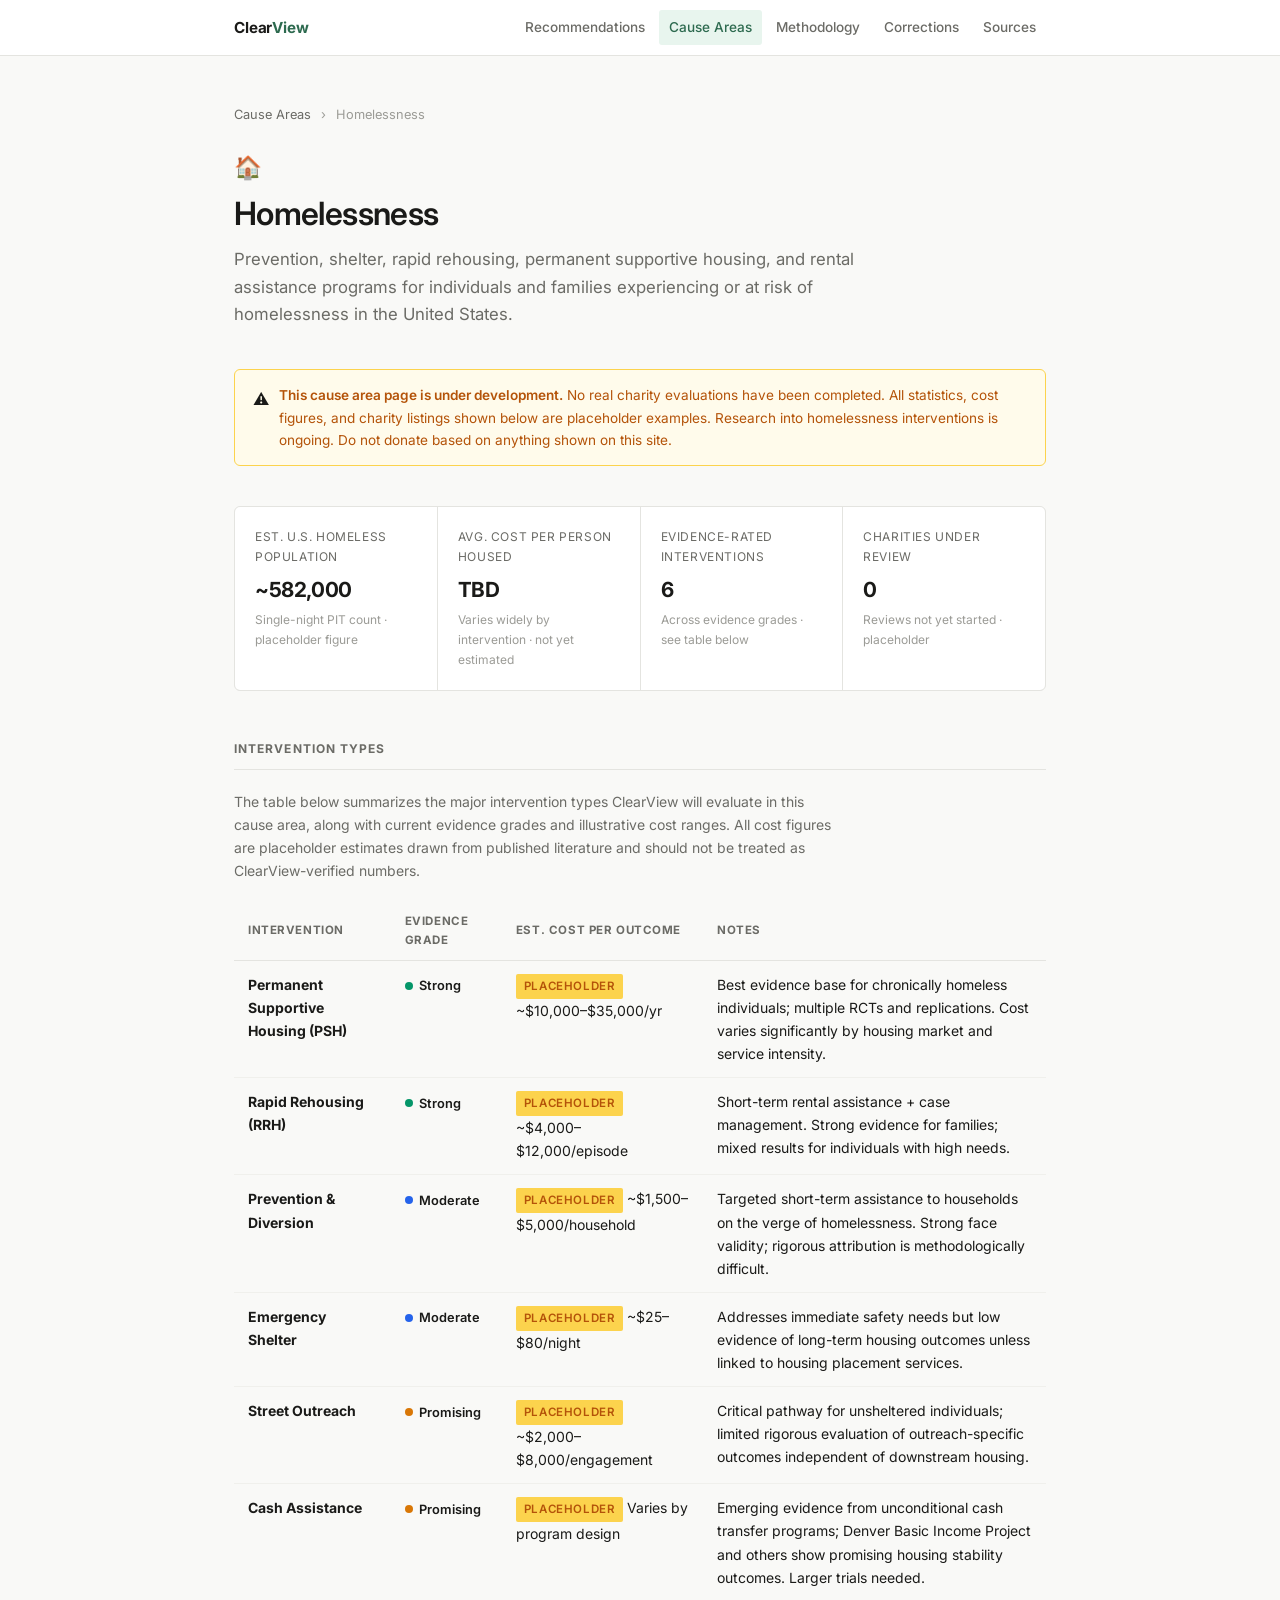
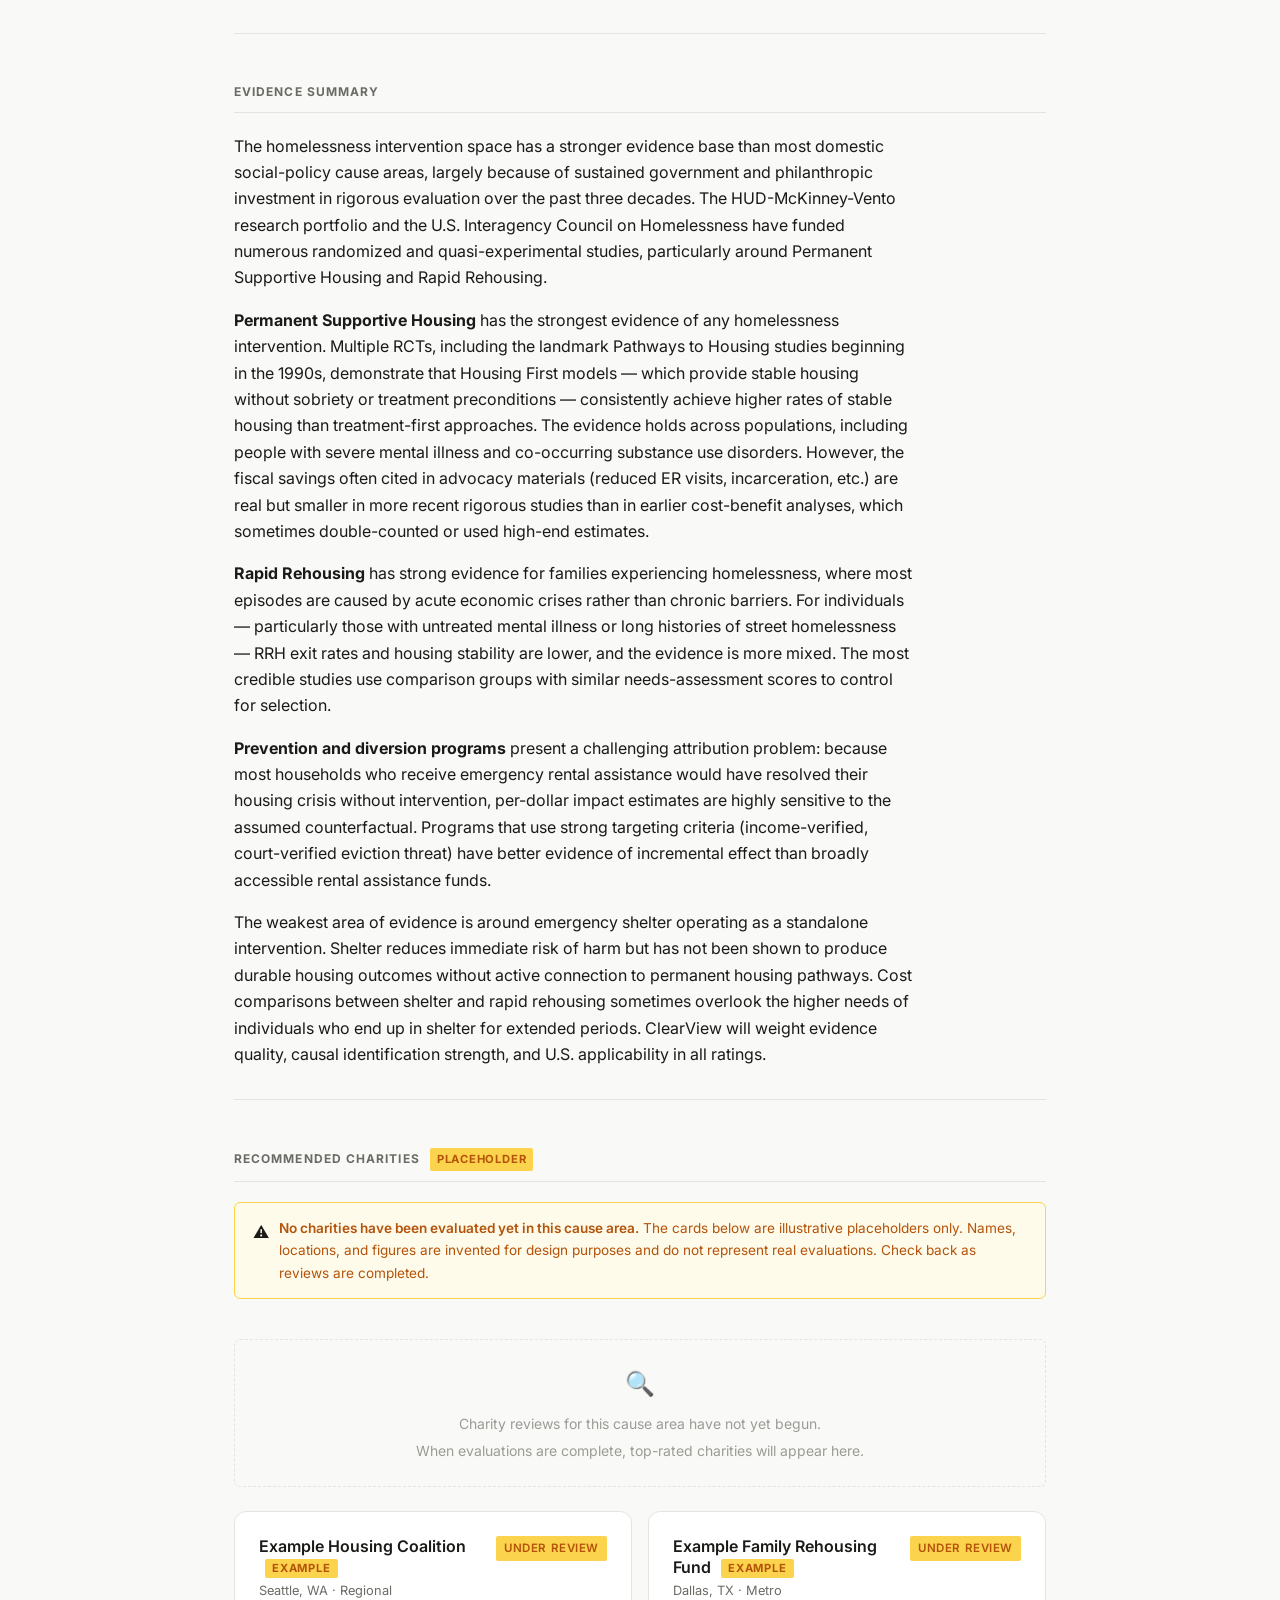
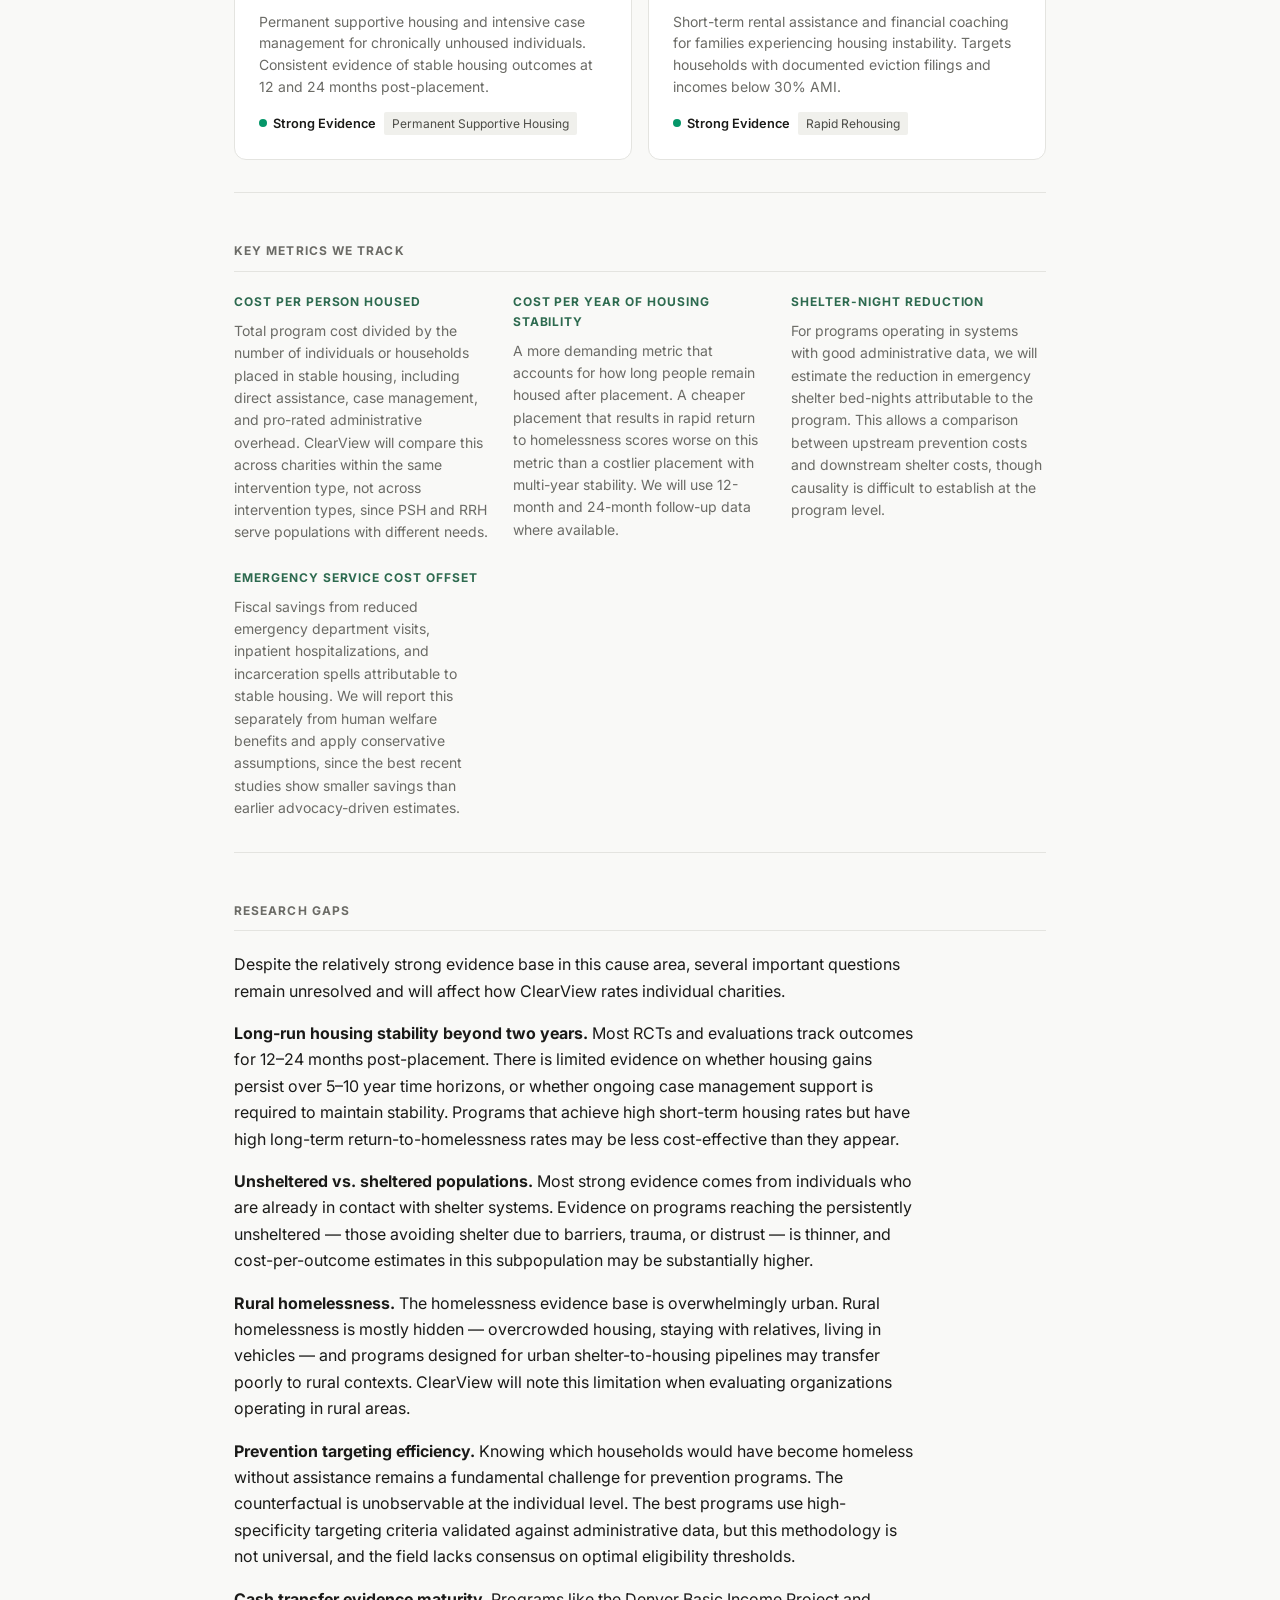
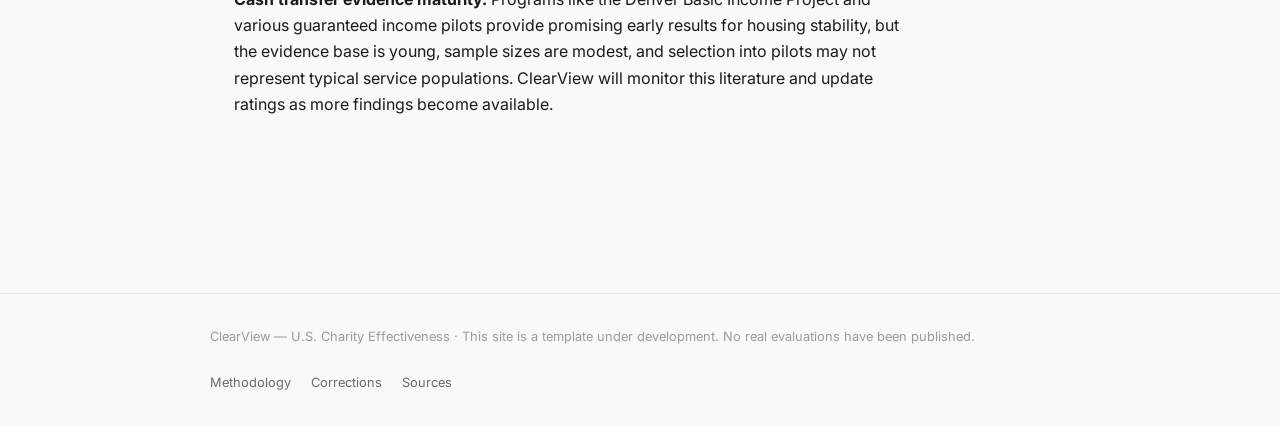
<file: website/src/pages/cause-areas/homelessness.html>
<!DOCTYPE html>
<html lang="en">
<head>
  <meta charset="UTF-8" />
  <meta name="viewport" content="width=device-width, initial-scale=1.0" />
  <title>Homelessness — ClearView Cause Areas</title>
  <link rel="preconnect" href="https://fonts.googleapis.com" />
  <link rel="preconnect" href="https://fonts.gstatic.com" crossorigin />
  <link href="https://fonts.googleapis.com/css2?family=Inter:wght@400;500;600;700&display=swap" rel="stylesheet" />
  <link rel="stylesheet" href="../../css/style.css" />
</head>
<body>

<!-- Navigation -->
<nav class="nav">
  <div class="nav-inner">
    <a class="nav-logo" href="../index.html">Clear<span>View</span></a>
    <div class="nav-links">
      <a href="../recommendations.html">Recommendations</a>
      <a href="index.html" class="active">Cause Areas</a>
      <a href="../methodology.html">Methodology</a>
      <a href="../corrections.html">Corrections</a>
      <a href="../sources.html">Sources</a>
    </div>
  </div>
</nav>

<!-- Main -->
<main class="page">

  <!-- Breadcrumb -->
  <div style="font-size: 0.8rem; color: var(--text-tertiary); margin-bottom: 24px;">
    <a href="index.html" style="color: var(--text-secondary);">Cause Areas</a>
    <span style="margin: 0 6px;">›</span>
    <span>Homelessness</span>
  </div>

  <!-- Page Header -->
  <div class="page-header">
    <div style="font-size: 1.4rem; margin-bottom: 8px;">🏠</div>
    <h1>Homelessness</h1>
    <p>Prevention, shelter, rapid rehousing, permanent supportive housing, and rental assistance programs for individuals and families experiencing or at risk of homelessness in the United States.</p>
  </div>

  <!-- Placeholder Notice -->
  <div class="placeholder-notice">
    <span class="icon">⚠</span>
    <p><strong>This cause area page is under development.</strong> No real charity evaluations have been completed. All statistics, cost figures, and charity listings shown below are placeholder examples. Research into homelessness interventions is ongoing. Do not donate based on anything shown on this site.</p>
  </div>

  <!-- Stat Row -->
  <div class="stat-row">
    <div class="stat-cell">
      <div class="stat-label">Est. U.S. Homeless Population</div>
      <div class="stat-value">~582,000</div>
      <div class="stat-note">Single-night PIT count · placeholder figure</div>
    </div>
    <div class="stat-cell">
      <div class="stat-label">Avg. Cost per Person Housed</div>
      <div class="stat-value">TBD</div>
      <div class="stat-note">Varies widely by intervention · not yet estimated</div>
    </div>
    <div class="stat-cell">
      <div class="stat-label">Evidence-Rated Interventions</div>
      <div class="stat-value">6</div>
      <div class="stat-note">Across evidence grades · see table below</div>
    </div>
    <div class="stat-cell">
      <div class="stat-label">Charities Under Review</div>
      <div class="stat-value">0</div>
      <div class="stat-note">Reviews not yet started · placeholder</div>
    </div>
  </div>

  <!-- Intervention Types -->
  <section class="section">
    <div class="section-title">Intervention Types</div>
    <p style="margin-bottom: 20px; color: var(--text-secondary); font-size: 0.875rem;">The table below summarizes the major intervention types ClearView will evaluate in this cause area, along with current evidence grades and illustrative cost ranges. All cost figures are placeholder estimates drawn from published literature and should not be treated as ClearView-verified numbers.</p>
    <div style="overflow-x: auto;">
      <table class="data-table">
        <thead>
          <tr>
            <th>Intervention</th>
            <th>Evidence Grade</th>
            <th>Est. Cost per Outcome</th>
            <th>Notes</th>
          </tr>
        </thead>
        <tbody>
          <tr>
            <td><strong>Permanent Supportive Housing (PSH)</strong></td>
            <td><span class="evidence-grade grade-strong"><span class="grade-dot"></span>Strong</span></td>
            <td><span class="badge badge-placeholder">Placeholder</span> ~$10,000–$35,000/yr</td>
            <td>Best evidence base for chronically homeless individuals; multiple RCTs and replications. Cost varies significantly by housing market and service intensity.</td>
          </tr>
          <tr>
            <td><strong>Rapid Rehousing (RRH)</strong></td>
            <td><span class="evidence-grade grade-strong"><span class="grade-dot"></span>Strong</span></td>
            <td><span class="badge badge-placeholder">Placeholder</span> ~$4,000–$12,000/episode</td>
            <td>Short-term rental assistance + case management. Strong evidence for families; mixed results for individuals with high needs.</td>
          </tr>
          <tr>
            <td><strong>Prevention &amp; Diversion</strong></td>
            <td><span class="evidence-grade grade-moderate"><span class="grade-dot"></span>Moderate</span></td>
            <td><span class="badge badge-placeholder">Placeholder</span> ~$1,500–$5,000/household</td>
            <td>Targeted short-term assistance to households on the verge of homelessness. Strong face validity; rigorous attribution is methodologically difficult.</td>
          </tr>
          <tr>
            <td><strong>Emergency Shelter</strong></td>
            <td><span class="evidence-grade grade-moderate"><span class="grade-dot"></span>Moderate</span></td>
            <td><span class="badge badge-placeholder">Placeholder</span> ~$25–$80/night</td>
            <td>Addresses immediate safety needs but low evidence of long-term housing outcomes unless linked to housing placement services.</td>
          </tr>
          <tr>
            <td><strong>Street Outreach</strong></td>
            <td><span class="evidence-grade grade-promising"><span class="grade-dot"></span>Promising</span></td>
            <td><span class="badge badge-placeholder">Placeholder</span> ~$2,000–$8,000/engagement</td>
            <td>Critical pathway for unsheltered individuals; limited rigorous evaluation of outreach-specific outcomes independent of downstream housing.</td>
          </tr>
          <tr>
            <td><strong>Cash Assistance</strong></td>
            <td><span class="evidence-grade grade-promising"><span class="grade-dot"></span>Promising</span></td>
            <td><span class="badge badge-placeholder">Placeholder</span> Varies by program design</td>
            <td>Emerging evidence from unconditional cash transfer programs; Denver Basic Income Project and others show promising housing stability outcomes. Larger trials needed.</td>
          </tr>
        </tbody>
      </table>
    </div>
  </section>

  <hr class="divider" />

  <!-- Evidence Summary -->
  <section class="section">
    <div class="section-title">Evidence Summary</div>

    <p style="margin-bottom: 16px;">The homelessness intervention space has a stronger evidence base than most domestic social-policy cause areas, largely because of sustained government and philanthropic investment in rigorous evaluation over the past three decades. The HUD-McKinney-Vento research portfolio and the U.S. Interagency Council on Homelessness have funded numerous randomized and quasi-experimental studies, particularly around Permanent Supportive Housing and Rapid Rehousing.</p>

    <p style="margin-bottom: 16px;"><strong>Permanent Supportive Housing</strong> has the strongest evidence of any homelessness intervention. Multiple RCTs, including the landmark Pathways to Housing studies beginning in the 1990s, demonstrate that Housing First models — which provide stable housing without sobriety or treatment preconditions — consistently achieve higher rates of stable housing than treatment-first approaches. The evidence holds across populations, including people with severe mental illness and co-occurring substance use disorders. However, the fiscal savings often cited in advocacy materials (reduced ER visits, incarceration, etc.) are real but smaller in more recent rigorous studies than in earlier cost-benefit analyses, which sometimes double-counted or used high-end estimates.</p>

    <p style="margin-bottom: 16px;"><strong>Rapid Rehousing</strong> has strong evidence for families experiencing homelessness, where most episodes are caused by acute economic crises rather than chronic barriers. For individuals — particularly those with untreated mental illness or long histories of street homelessness — RRH exit rates and housing stability are lower, and the evidence is more mixed. The most credible studies use comparison groups with similar needs-assessment scores to control for selection.</p>

    <p style="margin-bottom: 16px;"><strong>Prevention and diversion programs</strong> present a challenging attribution problem: because most households who receive emergency rental assistance would have resolved their housing crisis without intervention, per-dollar impact estimates are highly sensitive to the assumed counterfactual. Programs that use strong targeting criteria (income-verified, court-verified eviction threat) have better evidence of incremental effect than broadly accessible rental assistance funds.</p>

    <p>The weakest area of evidence is around emergency shelter operating as a standalone intervention. Shelter reduces immediate risk of harm but has not been shown to produce durable housing outcomes without active connection to permanent housing pathways. Cost comparisons between shelter and rapid rehousing sometimes overlook the higher needs of individuals who end up in shelter for extended periods. ClearView will weight evidence quality, causal identification strength, and U.S. applicability in all ratings.</p>
  </section>

  <hr class="divider" />

  <!-- Recommended Charities -->
  <section class="section">
    <div class="section-title">Recommended Charities <span class="placeholder-tag">Placeholder</span></div>

    <div class="placeholder-notice">
      <span class="icon">⚠</span>
      <p><strong>No charities have been evaluated yet in this cause area.</strong> The cards below are illustrative placeholders only. Names, locations, and figures are invented for design purposes and do not represent real evaluations. Check back as reviews are completed.</p>
    </div>

    <div style="text-align: center; padding: 24px 0; color: var(--text-tertiary); font-size: 0.875rem; border: 1px dashed var(--border); border-radius: var(--radius); margin-bottom: 24px;">
      <div style="font-size: 1.5rem; margin-bottom: 8px;">🔍</div>
      <div>Charity reviews for this cause area have not yet begun.</div>
      <div style="margin-top: 4px;">When evaluations are complete, top-rated charities will appear here.</div>
    </div>

    <!-- Placeholder charity cards -->
    <div class="card-grid">

      <a href="../charities/example-charity.html" class="card card-link">
        <div class="charity-card">
          <div class="charity-card-top">
            <div>
              <div class="charity-card-name">Example Housing Coalition <span class="placeholder-tag">Example</span></div>
              <div class="charity-card-location">Seattle, WA · Regional</div>
            </div>
            <span class="badge badge-placeholder">Under Review</span>
          </div>
          <p class="charity-card-desc">Permanent supportive housing and intensive case management for chronically unhoused individuals. Consistent evidence of stable housing outcomes at 12 and 24 months post-placement.</p>
          <div class="charity-card-footer">
            <span class="evidence-grade grade-strong"><span class="grade-dot"></span>Strong Evidence</span>
            <span class="tag">Permanent Supportive Housing</span>
          </div>
        </div>
      </a>

      <a href="../charities/example-charity.html" class="card card-link">
        <div class="charity-card">
          <div class="charity-card-top">
            <div>
              <div class="charity-card-name">Example Family Rehousing Fund <span class="placeholder-tag">Example</span></div>
              <div class="charity-card-location">Dallas, TX · Metro</div>
            </div>
            <span class="badge badge-placeholder">Under Review</span>
          </div>
          <p class="charity-card-desc">Short-term rental assistance and financial coaching for families experiencing housing instability. Targets households with documented eviction filings and incomes below 30% AMI.</p>
          <div class="charity-card-footer">
            <span class="evidence-grade grade-strong"><span class="grade-dot"></span>Strong Evidence</span>
            <span class="tag">Rapid Rehousing</span>
          </div>
        </div>
      </a>

    </div>
  </section>

  <hr class="divider" />

  <!-- Key Metrics We Track -->
  <section class="section">
    <div class="section-title">Key Metrics We Track</div>
    <div class="feature-row">
      <div class="feature-item">
        <div class="feature-label">Cost per Person Housed</div>
        <p class="feature-text">Total program cost divided by the number of individuals or households placed in stable housing, including direct assistance, case management, and pro-rated administrative overhead. ClearView will compare this across charities within the same intervention type, not across intervention types, since PSH and RRH serve populations with different needs.</p>
      </div>
      <div class="feature-item">
        <div class="feature-label">Cost per Year of Housing Stability</div>
        <p class="feature-text">A more demanding metric that accounts for how long people remain housed after placement. A cheaper placement that results in rapid return to homelessness scores worse on this metric than a costlier placement with multi-year stability. We will use 12-month and 24-month follow-up data where available.</p>
      </div>
      <div class="feature-item">
        <div class="feature-label">Shelter-Night Reduction</div>
        <p class="feature-text">For programs operating in systems with good administrative data, we will estimate the reduction in emergency shelter bed-nights attributable to the program. This allows a comparison between upstream prevention costs and downstream shelter costs, though causality is difficult to establish at the program level.</p>
      </div>
      <div class="feature-item">
        <div class="feature-label">Emergency Service Cost Offset</div>
        <p class="feature-text">Fiscal savings from reduced emergency department visits, inpatient hospitalizations, and incarceration spells attributable to stable housing. We will report this separately from human welfare benefits and apply conservative assumptions, since the best recent studies show smaller savings than earlier advocacy-driven estimates.</p>
      </div>
    </div>
  </section>

  <hr class="divider" />

  <!-- Research Gaps -->
  <section class="section">
    <div class="section-title">Research Gaps</div>

    <p style="margin-bottom: 16px;">Despite the relatively strong evidence base in this cause area, several important questions remain unresolved and will affect how ClearView rates individual charities.</p>

    <p style="margin-bottom: 16px;"><strong>Long-run housing stability beyond two years.</strong> Most RCTs and evaluations track outcomes for 12–24 months post-placement. There is limited evidence on whether housing gains persist over 5–10 year time horizons, or whether ongoing case management support is required to maintain stability. Programs that achieve high short-term housing rates but have high long-term return-to-homelessness rates may be less cost-effective than they appear.</p>

    <p style="margin-bottom: 16px;"><strong>Unsheltered vs. sheltered populations.</strong> Most strong evidence comes from individuals who are already in contact with shelter systems. Evidence on programs reaching the persistently unsheltered — those avoiding shelter due to barriers, trauma, or distrust — is thinner, and cost-per-outcome estimates in this subpopulation may be substantially higher.</p>

    <p style="margin-bottom: 16px;"><strong>Rural homelessness.</strong> The homelessness evidence base is overwhelmingly urban. Rural homelessness is mostly hidden — overcrowded housing, staying with relatives, living in vehicles — and programs designed for urban shelter-to-housing pipelines may transfer poorly to rural contexts. ClearView will note this limitation when evaluating organizations operating in rural areas.</p>

    <p style="margin-bottom: 16px;"><strong>Prevention targeting efficiency.</strong> Knowing which households would have become homeless without assistance remains a fundamental challenge for prevention programs. The counterfactual is unobservable at the individual level. The best programs use high-specificity targeting criteria validated against administrative data, but this methodology is not universal, and the field lacks consensus on optimal eligibility thresholds.</p>

    <p><strong>Cash transfer evidence maturity.</strong> Programs like the Denver Basic Income Project and various guaranteed income pilots provide promising early results for housing stability, but the evidence base is young, sample sizes are modest, and selection into pilots may not represent typical service populations. ClearView will monitor this literature and update ratings as more findings become available.</p>
  </section>

</main>

<!-- Footer -->
<footer class="footer">
  <div class="footer-inner">
    <span class="footer-copy">ClearView — U.S. Charity Effectiveness · This site is a template under development. No real evaluations have been published.</span>
    <div class="footer-links">
      <a href="../methodology.html">Methodology</a>
      <a href="../corrections.html">Corrections</a>
      <a href="../sources.html">Sources</a>
    </div>
  </div>
</footer>

</body>
</html>
</file>
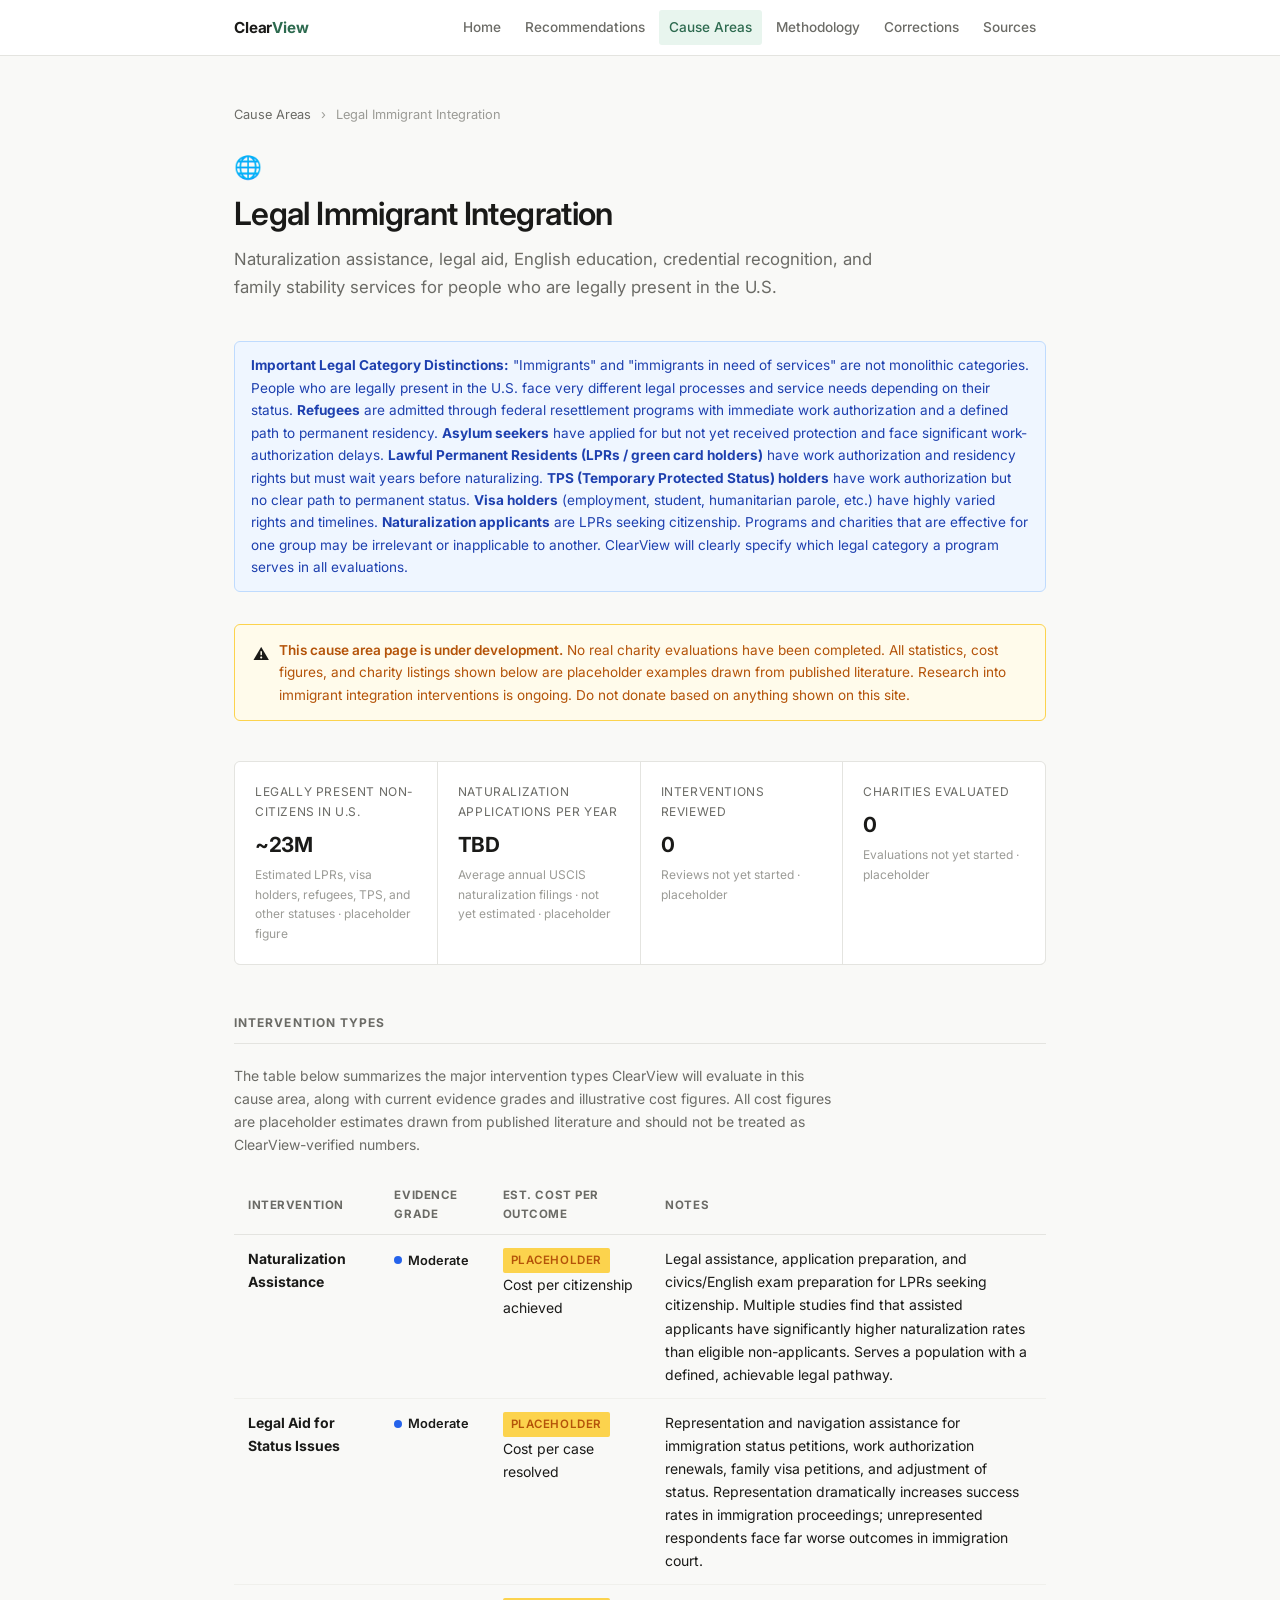
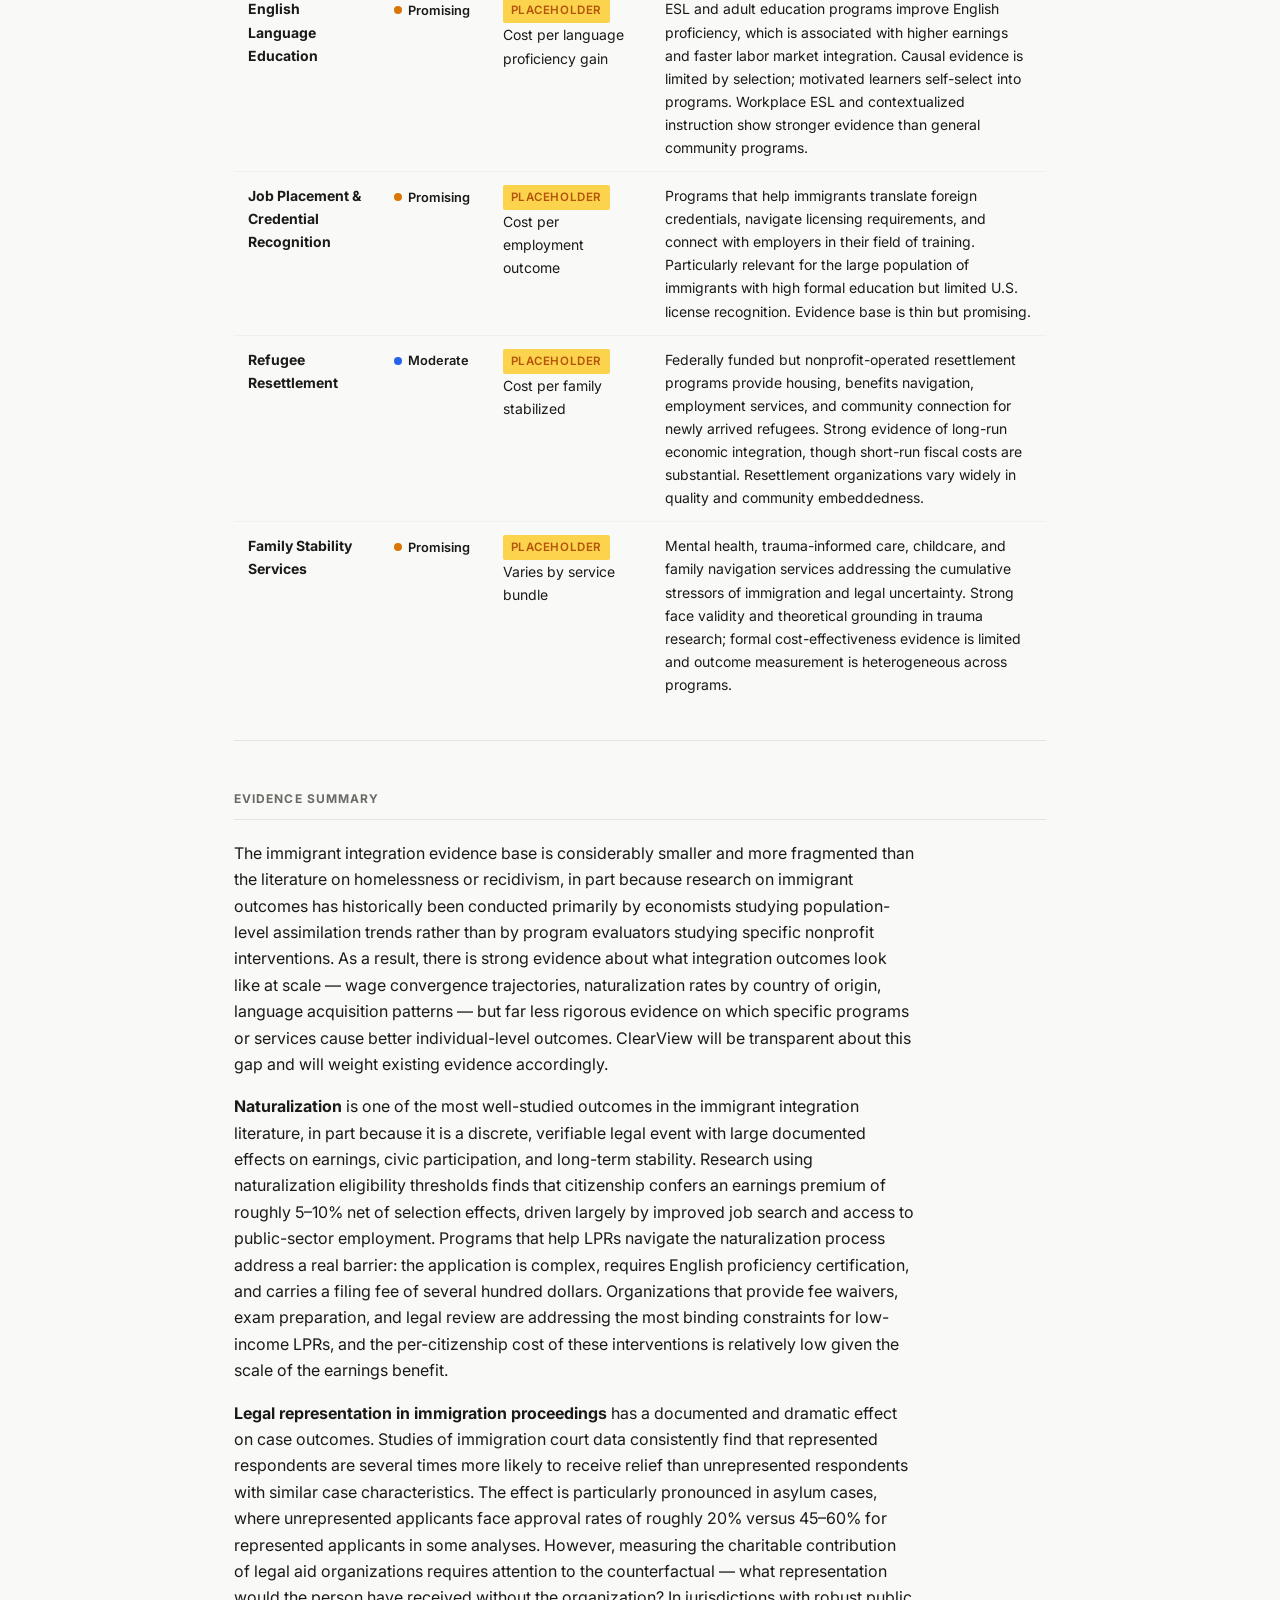
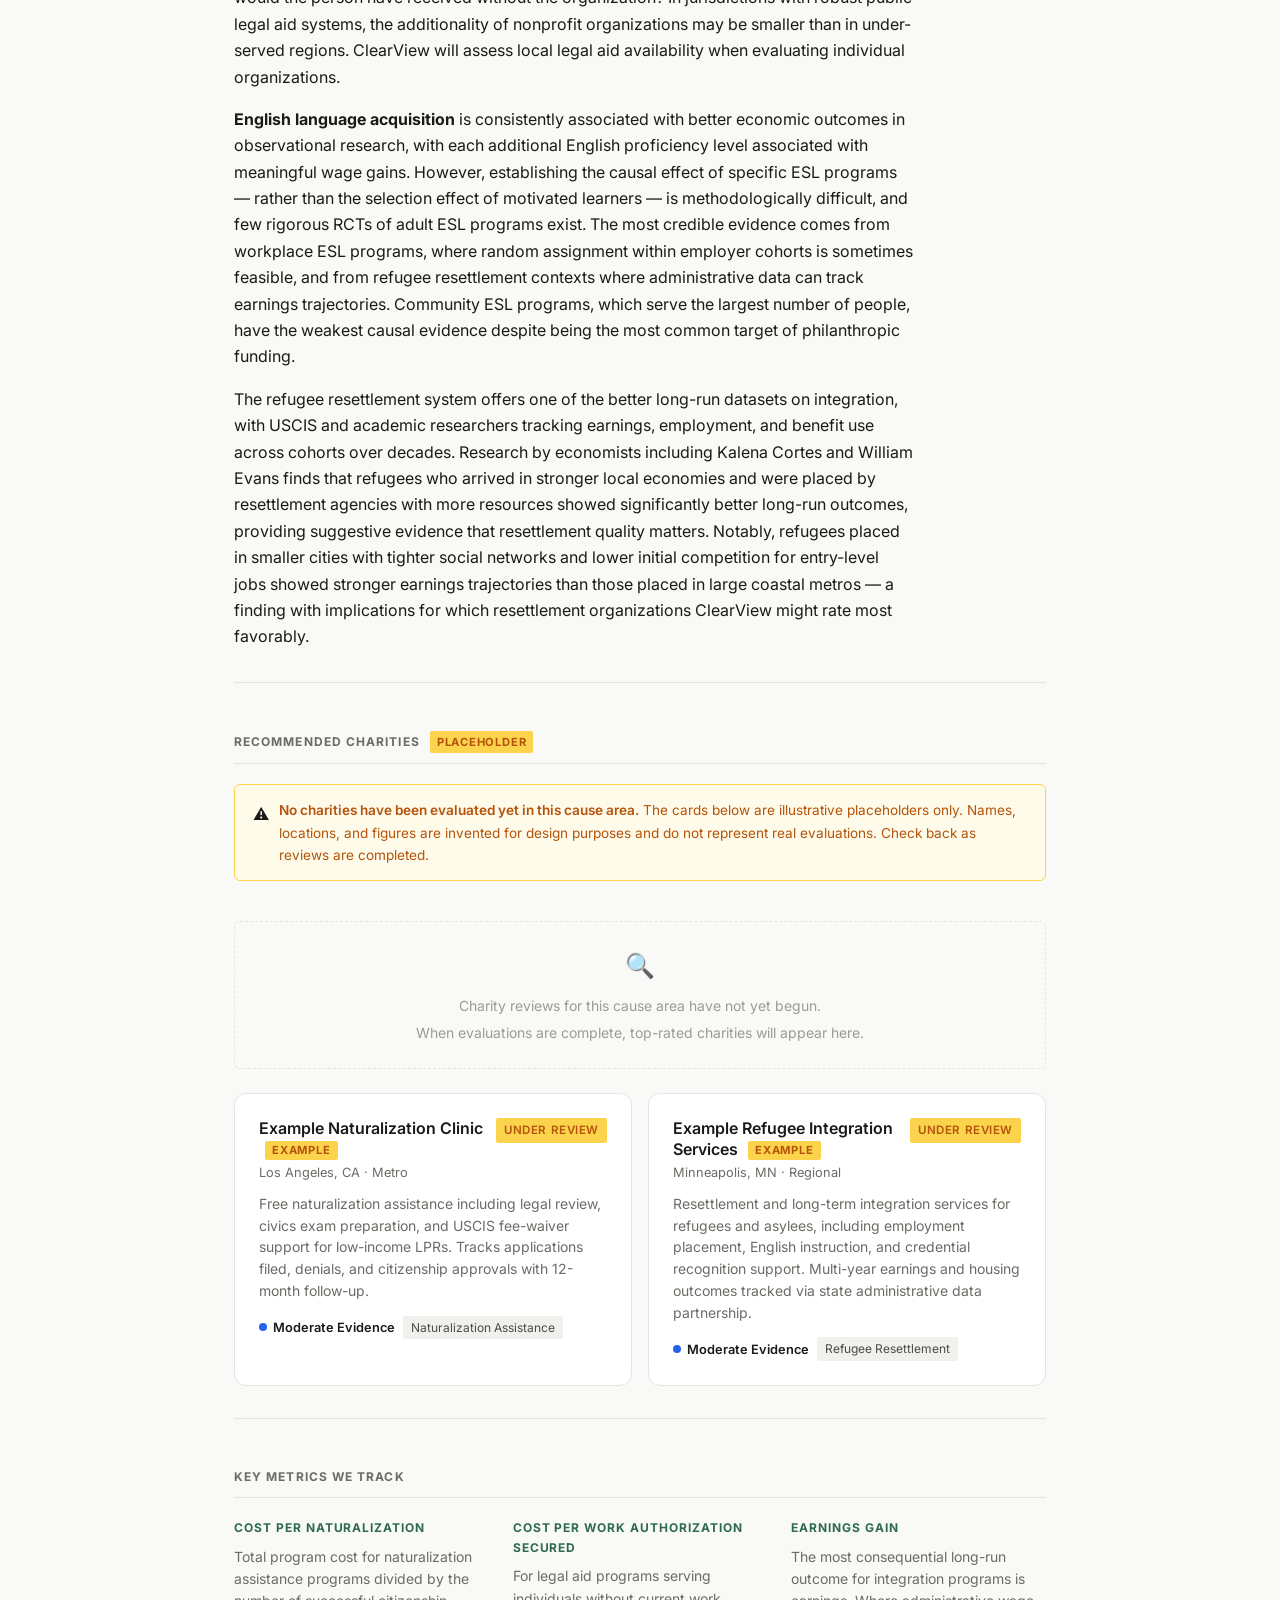
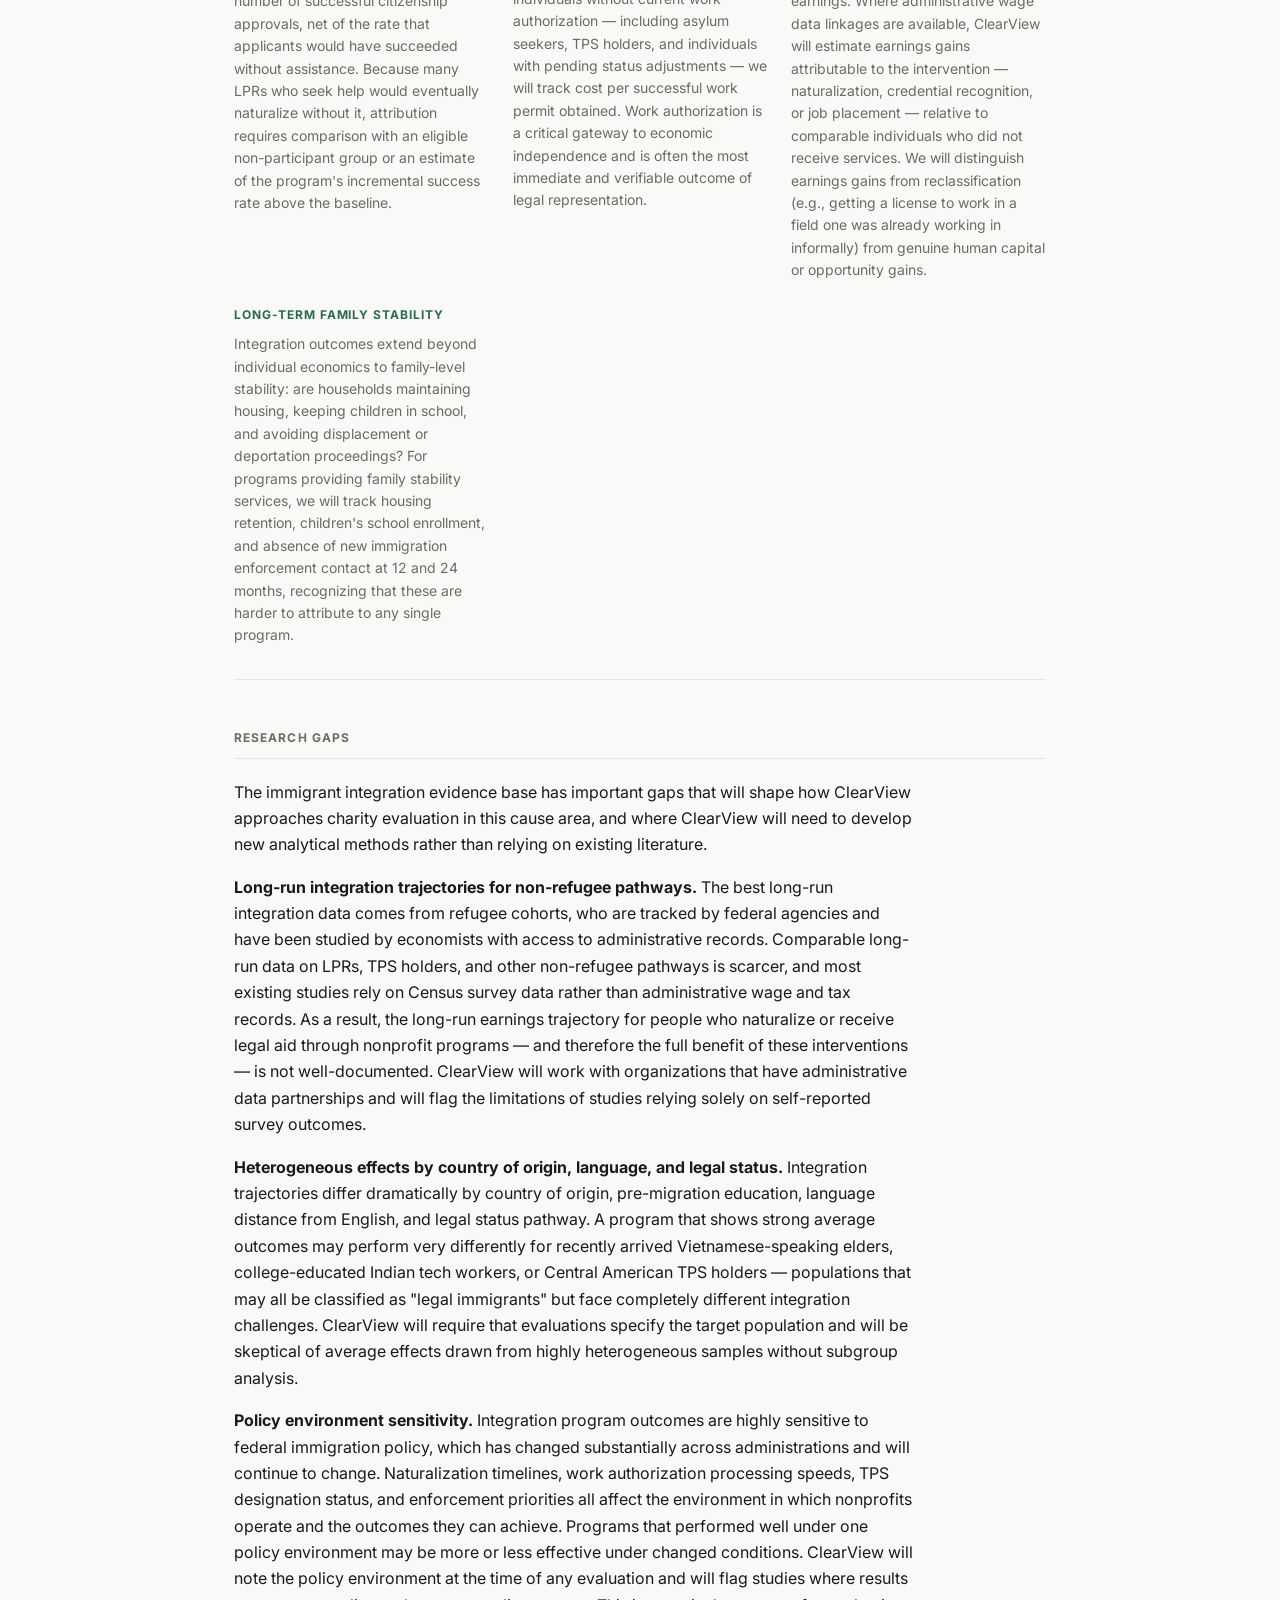
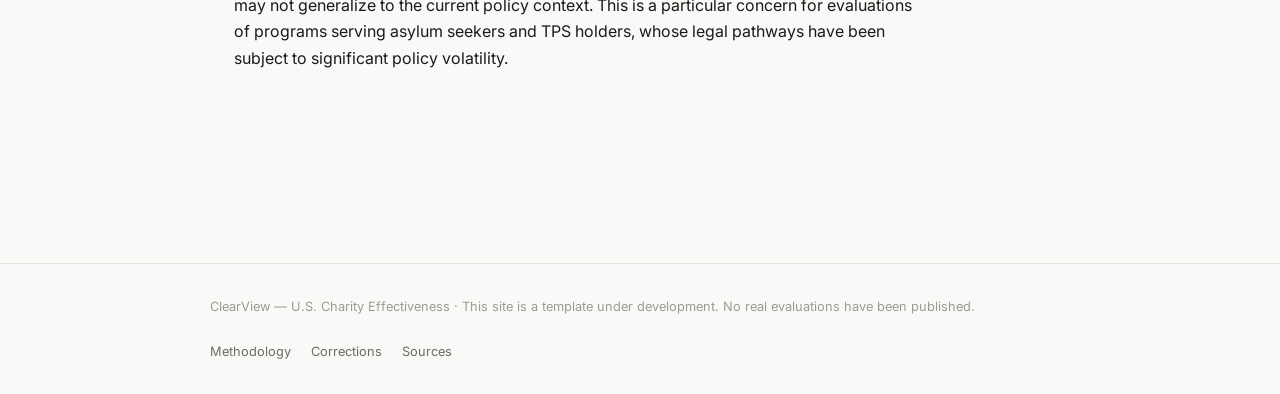
<file: website/src/pages/cause-areas/legal-immigrants.html>
<!DOCTYPE html>
<html lang="en">
<head>
  <meta charset="UTF-8" />
  <meta name="viewport" content="width=device-width, initial-scale=1.0" />
  <title>Legal Immigrant Integration — ClearView Cause Areas</title>
  <link rel="preconnect" href="https://fonts.googleapis.com" />
  <link rel="preconnect" href="https://fonts.gstatic.com" crossorigin />
  <link href="https://fonts.googleapis.com/css2?family=Inter:wght@400;500;600;700&display=swap" rel="stylesheet" />
  <link rel="stylesheet" href="../../css/style.css" />
</head>
<body>

<!-- Navigation -->
<nav class="nav">
  <div class="nav-inner">
    <a class="nav-logo" href="../index.html">Clear<span>View</span></a>
    <div class="nav-links">
      <a href="../index.html">Home</a>
      <a href="../recommendations.html">Recommendations</a>
      <a href="index.html" class="active">Cause Areas</a>
      <a href="../methodology.html">Methodology</a>
      <a href="../corrections.html">Corrections</a>
      <a href="../sources.html">Sources</a>
    </div>
  </div>
</nav>

<!-- Main -->
<main class="page">

  <!-- Breadcrumb -->
  <div style="font-size: 0.8rem; color: var(--text-tertiary); margin-bottom: 24px;">
    <a href="index.html" style="color: var(--text-secondary);">Cause Areas</a>
    <span style="margin: 0 6px;">›</span>
    <span>Legal Immigrant Integration</span>
  </div>

  <!-- Page Header -->
  <div class="page-header">
    <div style="font-size: 1.4rem; margin-bottom: 8px;">🌐</div>
    <h1>Legal Immigrant Integration</h1>
    <p>Naturalization assistance, legal aid, English education, credential recognition, and family stability services for people who are legally present in the U.S.</p>
  </div>

  <!-- Legal Category Distinctions Notice -->
  <div class="notice notice-info" style="margin-bottom: 32px;">
    <strong>Important Legal Category Distinctions:</strong> "Immigrants" and "immigrants in need of services" are not monolithic categories. People who are legally present in the U.S. face very different legal processes and service needs depending on their status. <strong>Refugees</strong> are admitted through federal resettlement programs with immediate work authorization and a defined path to permanent residency. <strong>Asylum seekers</strong> have applied for but not yet received protection and face significant work-authorization delays. <strong>Lawful Permanent Residents (LPRs / green card holders)</strong> have work authorization and residency rights but must wait years before naturalizing. <strong>TPS (Temporary Protected Status) holders</strong> have work authorization but no clear path to permanent status. <strong>Visa holders</strong> (employment, student, humanitarian parole, etc.) have highly varied rights and timelines. <strong>Naturalization applicants</strong> are LPRs seeking citizenship. Programs and charities that are effective for one group may be irrelevant or inapplicable to another. ClearView will clearly specify which legal category a program serves in all evaluations.
  </div>

  <!-- Placeholder Notice -->
  <div class="placeholder-notice">
    <span class="icon">⚠</span>
    <p><strong>This cause area page is under development.</strong> No real charity evaluations have been completed. All statistics, cost figures, and charity listings shown below are placeholder examples drawn from published literature. Research into immigrant integration interventions is ongoing. Do not donate based on anything shown on this site.</p>
  </div>

  <!-- Stat Row -->
  <div class="stat-row">
    <div class="stat-cell">
      <div class="stat-label">Legally Present Non-Citizens in U.S.</div>
      <div class="stat-value">~23M</div>
      <div class="stat-note">Estimated LPRs, visa holders, refugees, TPS, and other statuses · placeholder figure</div>
    </div>
    <div class="stat-cell">
      <div class="stat-label">Naturalization Applications per Year</div>
      <div class="stat-value">TBD</div>
      <div class="stat-note">Average annual USCIS naturalization filings · not yet estimated · placeholder</div>
    </div>
    <div class="stat-cell">
      <div class="stat-label">Interventions Reviewed</div>
      <div class="stat-value">0</div>
      <div class="stat-note">Reviews not yet started · placeholder</div>
    </div>
    <div class="stat-cell">
      <div class="stat-label">Charities Evaluated</div>
      <div class="stat-value">0</div>
      <div class="stat-note">Evaluations not yet started · placeholder</div>
    </div>
  </div>

  <!-- Intervention Types -->
  <section class="section">
    <div class="section-title">Intervention Types</div>
    <p style="margin-bottom: 20px; color: var(--text-secondary); font-size: 0.875rem;">The table below summarizes the major intervention types ClearView will evaluate in this cause area, along with current evidence grades and illustrative cost figures. All cost figures are placeholder estimates drawn from published literature and should not be treated as ClearView-verified numbers.</p>
    <div style="overflow-x: auto;">
      <table class="data-table">
        <thead>
          <tr>
            <th>Intervention</th>
            <th>Evidence Grade</th>
            <th>Est. Cost per Outcome</th>
            <th>Notes</th>
          </tr>
        </thead>
        <tbody>
          <tr>
            <td><strong>Naturalization Assistance</strong></td>
            <td><span class="evidence-grade grade-moderate"><span class="grade-dot"></span>Moderate</span></td>
            <td><span class="badge badge-placeholder">Placeholder</span> Cost per citizenship achieved</td>
            <td>Legal assistance, application preparation, and civics/English exam preparation for LPRs seeking citizenship. Multiple studies find that assisted applicants have significantly higher naturalization rates than eligible non-applicants. Serves a population with a defined, achievable legal pathway.</td>
          </tr>
          <tr>
            <td><strong>Legal Aid for Status Issues</strong></td>
            <td><span class="evidence-grade grade-moderate"><span class="grade-dot"></span>Moderate</span></td>
            <td><span class="badge badge-placeholder">Placeholder</span> Cost per case resolved</td>
            <td>Representation and navigation assistance for immigration status petitions, work authorization renewals, family visa petitions, and adjustment of status. Representation dramatically increases success rates in immigration proceedings; unrepresented respondents face far worse outcomes in immigration court.</td>
          </tr>
          <tr>
            <td><strong>English Language Education</strong></td>
            <td><span class="evidence-grade grade-promising"><span class="grade-dot"></span>Promising</span></td>
            <td><span class="badge badge-placeholder">Placeholder</span> Cost per language proficiency gain</td>
            <td>ESL and adult education programs improve English proficiency, which is associated with higher earnings and faster labor market integration. Causal evidence is limited by selection; motivated learners self-select into programs. Workplace ESL and contextualized instruction show stronger evidence than general community programs.</td>
          </tr>
          <tr>
            <td><strong>Job Placement &amp; Credential Recognition</strong></td>
            <td><span class="evidence-grade grade-promising"><span class="grade-dot"></span>Promising</span></td>
            <td><span class="badge badge-placeholder">Placeholder</span> Cost per employment outcome</td>
            <td>Programs that help immigrants translate foreign credentials, navigate licensing requirements, and connect with employers in their field of training. Particularly relevant for the large population of immigrants with high formal education but limited U.S. license recognition. Evidence base is thin but promising.</td>
          </tr>
          <tr>
            <td><strong>Refugee Resettlement</strong></td>
            <td><span class="evidence-grade grade-moderate"><span class="grade-dot"></span>Moderate</span></td>
            <td><span class="badge badge-placeholder">Placeholder</span> Cost per family stabilized</td>
            <td>Federally funded but nonprofit-operated resettlement programs provide housing, benefits navigation, employment services, and community connection for newly arrived refugees. Strong evidence of long-run economic integration, though short-run fiscal costs are substantial. Resettlement organizations vary widely in quality and community embeddedness.</td>
          </tr>
          <tr>
            <td><strong>Family Stability Services</strong></td>
            <td><span class="evidence-grade grade-promising"><span class="grade-dot"></span>Promising</span></td>
            <td><span class="badge badge-placeholder">Placeholder</span> Varies by service bundle</td>
            <td>Mental health, trauma-informed care, childcare, and family navigation services addressing the cumulative stressors of immigration and legal uncertainty. Strong face validity and theoretical grounding in trauma research; formal cost-effectiveness evidence is limited and outcome measurement is heterogeneous across programs.</td>
          </tr>
        </tbody>
      </table>
    </div>
  </section>

  <hr class="divider" />

  <!-- Evidence Summary -->
  <section class="section">
    <div class="section-title">Evidence Summary</div>

    <p style="margin-bottom: 16px;">The immigrant integration evidence base is considerably smaller and more fragmented than the literature on homelessness or recidivism, in part because research on immigrant outcomes has historically been conducted primarily by economists studying population-level assimilation trends rather than by program evaluators studying specific nonprofit interventions. As a result, there is strong evidence about what integration outcomes look like at scale — wage convergence trajectories, naturalization rates by country of origin, language acquisition patterns — but far less rigorous evidence on which specific programs or services cause better individual-level outcomes. ClearView will be transparent about this gap and will weight existing evidence accordingly.</p>

    <p style="margin-bottom: 16px;"><strong>Naturalization</strong> is one of the most well-studied outcomes in the immigrant integration literature, in part because it is a discrete, verifiable legal event with large documented effects on earnings, civic participation, and long-term stability. Research using naturalization eligibility thresholds finds that citizenship confers an earnings premium of roughly 5–10% net of selection effects, driven largely by improved job search and access to public-sector employment. Programs that help LPRs navigate the naturalization process address a real barrier: the application is complex, requires English proficiency certification, and carries a filing fee of several hundred dollars. Organizations that provide fee waivers, exam preparation, and legal review are addressing the most binding constraints for low-income LPRs, and the per-citizenship cost of these interventions is relatively low given the scale of the earnings benefit.</p>

    <p style="margin-bottom: 16px;"><strong>Legal representation in immigration proceedings</strong> has a documented and dramatic effect on case outcomes. Studies of immigration court data consistently find that represented respondents are several times more likely to receive relief than unrepresented respondents with similar case characteristics. The effect is particularly pronounced in asylum cases, where unrepresented applicants face approval rates of roughly 20% versus 45–60% for represented applicants in some analyses. However, measuring the charitable contribution of legal aid organizations requires attention to the counterfactual — what representation would the person have received without the organization? In jurisdictions with robust public legal aid systems, the additionality of nonprofit organizations may be smaller than in under-served regions. ClearView will assess local legal aid availability when evaluating individual organizations.</p>

    <p style="margin-bottom: 16px;"><strong>English language acquisition</strong> is consistently associated with better economic outcomes in observational research, with each additional English proficiency level associated with meaningful wage gains. However, establishing the causal effect of specific ESL programs — rather than the selection effect of motivated learners — is methodologically difficult, and few rigorous RCTs of adult ESL programs exist. The most credible evidence comes from workplace ESL programs, where random assignment within employer cohorts is sometimes feasible, and from refugee resettlement contexts where administrative data can track earnings trajectories. Community ESL programs, which serve the largest number of people, have the weakest causal evidence despite being the most common target of philanthropic funding.</p>

    <p>The refugee resettlement system offers one of the better long-run datasets on integration, with USCIS and academic researchers tracking earnings, employment, and benefit use across cohorts over decades. Research by economists including Kalena Cortes and William Evans finds that refugees who arrived in stronger local economies and were placed by resettlement agencies with more resources showed significantly better long-run outcomes, providing suggestive evidence that resettlement quality matters. Notably, refugees placed in smaller cities with tighter social networks and lower initial competition for entry-level jobs showed stronger earnings trajectories than those placed in large coastal metros — a finding with implications for which resettlement organizations ClearView might rate most favorably.</p>
  </section>

  <hr class="divider" />

  <!-- Recommended Charities -->
  <section class="section">
    <div class="section-title">Recommended Charities <span class="placeholder-tag">Placeholder</span></div>

    <div class="placeholder-notice">
      <span class="icon">⚠</span>
      <p><strong>No charities have been evaluated yet in this cause area.</strong> The cards below are illustrative placeholders only. Names, locations, and figures are invented for design purposes and do not represent real evaluations. Check back as reviews are completed.</p>
    </div>

    <div style="text-align: center; padding: 24px 0; color: var(--text-tertiary); font-size: 0.875rem; border: 1px dashed var(--border); border-radius: var(--radius); margin-bottom: 24px;">
      <div style="font-size: 1.5rem; margin-bottom: 8px;">🔍</div>
      <div>Charity reviews for this cause area have not yet begun.</div>
      <div style="margin-top: 4px;">When evaluations are complete, top-rated charities will appear here.</div>
    </div>

    <!-- Placeholder charity cards -->
    <div class="card-grid">

      <a href="../charities/example-charity.html" class="card card-link">
        <div class="charity-card">
          <div class="charity-card-top">
            <div>
              <div class="charity-card-name">Example Naturalization Clinic <span class="placeholder-tag">Example</span></div>
              <div class="charity-card-location">Los Angeles, CA · Metro</div>
            </div>
            <span class="badge badge-placeholder">Under Review</span>
          </div>
          <p class="charity-card-desc">Free naturalization assistance including legal review, civics exam preparation, and USCIS fee-waiver support for low-income LPRs. Tracks applications filed, denials, and citizenship approvals with 12-month follow-up.</p>
          <div class="charity-card-footer">
            <span class="evidence-grade grade-moderate"><span class="grade-dot"></span>Moderate Evidence</span>
            <span class="tag">Naturalization Assistance</span>
          </div>
        </div>
      </a>

      <a href="../charities/example-charity.html" class="card card-link">
        <div class="charity-card">
          <div class="charity-card-top">
            <div>
              <div class="charity-card-name">Example Refugee Integration Services <span class="placeholder-tag">Example</span></div>
              <div class="charity-card-location">Minneapolis, MN · Regional</div>
            </div>
            <span class="badge badge-placeholder">Under Review</span>
          </div>
          <p class="charity-card-desc">Resettlement and long-term integration services for refugees and asylees, including employment placement, English instruction, and credential recognition support. Multi-year earnings and housing outcomes tracked via state administrative data partnership.</p>
          <div class="charity-card-footer">
            <span class="evidence-grade grade-moderate"><span class="grade-dot"></span>Moderate Evidence</span>
            <span class="tag">Refugee Resettlement</span>
          </div>
        </div>
      </a>

    </div>
  </section>

  <hr class="divider" />

  <!-- Key Metrics We Track -->
  <section class="section">
    <div class="section-title">Key Metrics We Track</div>
    <div class="feature-row">
      <div class="feature-item">
        <div class="feature-label">Cost per Naturalization</div>
        <p class="feature-text">Total program cost for naturalization assistance programs divided by the number of successful citizenship approvals, net of the rate that applicants would have succeeded without assistance. Because many LPRs who seek help would eventually naturalize without it, attribution requires comparison with an eligible non-participant group or an estimate of the program's incremental success rate above the baseline.</p>
      </div>
      <div class="feature-item">
        <div class="feature-label">Cost per Work Authorization Secured</div>
        <p class="feature-text">For legal aid programs serving individuals without current work authorization — including asylum seekers, TPS holders, and individuals with pending status adjustments — we will track cost per successful work permit obtained. Work authorization is a critical gateway to economic independence and is often the most immediate and verifiable outcome of legal representation.</p>
      </div>
      <div class="feature-item">
        <div class="feature-label">Earnings Gain</div>
        <p class="feature-text">The most consequential long-run outcome for integration programs is earnings. Where administrative wage data linkages are available, ClearView will estimate earnings gains attributable to the intervention — naturalization, credential recognition, or job placement — relative to comparable individuals who did not receive services. We will distinguish earnings gains from reclassification (e.g., getting a license to work in a field one was already working in informally) from genuine human capital or opportunity gains.</p>
      </div>
      <div class="feature-item">
        <div class="feature-label">Long-Term Family Stability</div>
        <p class="feature-text">Integration outcomes extend beyond individual economics to family-level stability: are households maintaining housing, keeping children in school, and avoiding displacement or deportation proceedings? For programs providing family stability services, we will track housing retention, children's school enrollment, and absence of new immigration enforcement contact at 12 and 24 months, recognizing that these are harder to attribute to any single program.</p>
      </div>
    </div>
  </section>

  <hr class="divider" />

  <!-- Research Gaps -->
  <section class="section">
    <div class="section-title">Research Gaps</div>

    <p style="margin-bottom: 16px;">The immigrant integration evidence base has important gaps that will shape how ClearView approaches charity evaluation in this cause area, and where ClearView will need to develop new analytical methods rather than relying on existing literature.</p>

    <p style="margin-bottom: 16px;"><strong>Long-run integration trajectories for non-refugee pathways.</strong> The best long-run integration data comes from refugee cohorts, who are tracked by federal agencies and have been studied by economists with access to administrative records. Comparable long-run data on LPRs, TPS holders, and other non-refugee pathways is scarcer, and most existing studies rely on Census survey data rather than administrative wage and tax records. As a result, the long-run earnings trajectory for people who naturalize or receive legal aid through nonprofit programs — and therefore the full benefit of these interventions — is not well-documented. ClearView will work with organizations that have administrative data partnerships and will flag the limitations of studies relying solely on self-reported survey outcomes.</p>

    <p style="margin-bottom: 16px;"><strong>Heterogeneous effects by country of origin, language, and legal status.</strong> Integration trajectories differ dramatically by country of origin, pre-migration education, language distance from English, and legal status pathway. A program that shows strong average outcomes may perform very differently for recently arrived Vietnamese-speaking elders, college-educated Indian tech workers, or Central American TPS holders — populations that may all be classified as "legal immigrants" but face completely different integration challenges. ClearView will require that evaluations specify the target population and will be skeptical of average effects drawn from highly heterogeneous samples without subgroup analysis.</p>

    <p style="margin-bottom: 16px;"><strong>Policy environment sensitivity.</strong> Integration program outcomes are highly sensitive to federal immigration policy, which has changed substantially across administrations and will continue to change. Naturalization timelines, work authorization processing speeds, TPS designation status, and enforcement priorities all affect the environment in which nonprofits operate and the outcomes they can achieve. Programs that performed well under one policy environment may be more or less effective under changed conditions. ClearView will note the policy environment at the time of any evaluation and will flag studies where results may not generalize to the current policy context. This is a particular concern for evaluations of programs serving asylum seekers and TPS holders, whose legal pathways have been subject to significant policy volatility.</p>
  </section>

</main>

<!-- Footer -->
<footer class="footer">
  <div class="footer-inner">
    <span class="footer-copy">ClearView — U.S. Charity Effectiveness · This site is a template under development. No real evaluations have been published.</span>
    <div class="footer-links">
      <a href="../methodology.html">Methodology</a>
      <a href="../corrections.html">Corrections</a>
      <a href="../sources.html">Sources</a>
    </div>
  </div>
</footer>

</body>
</html>
</file>
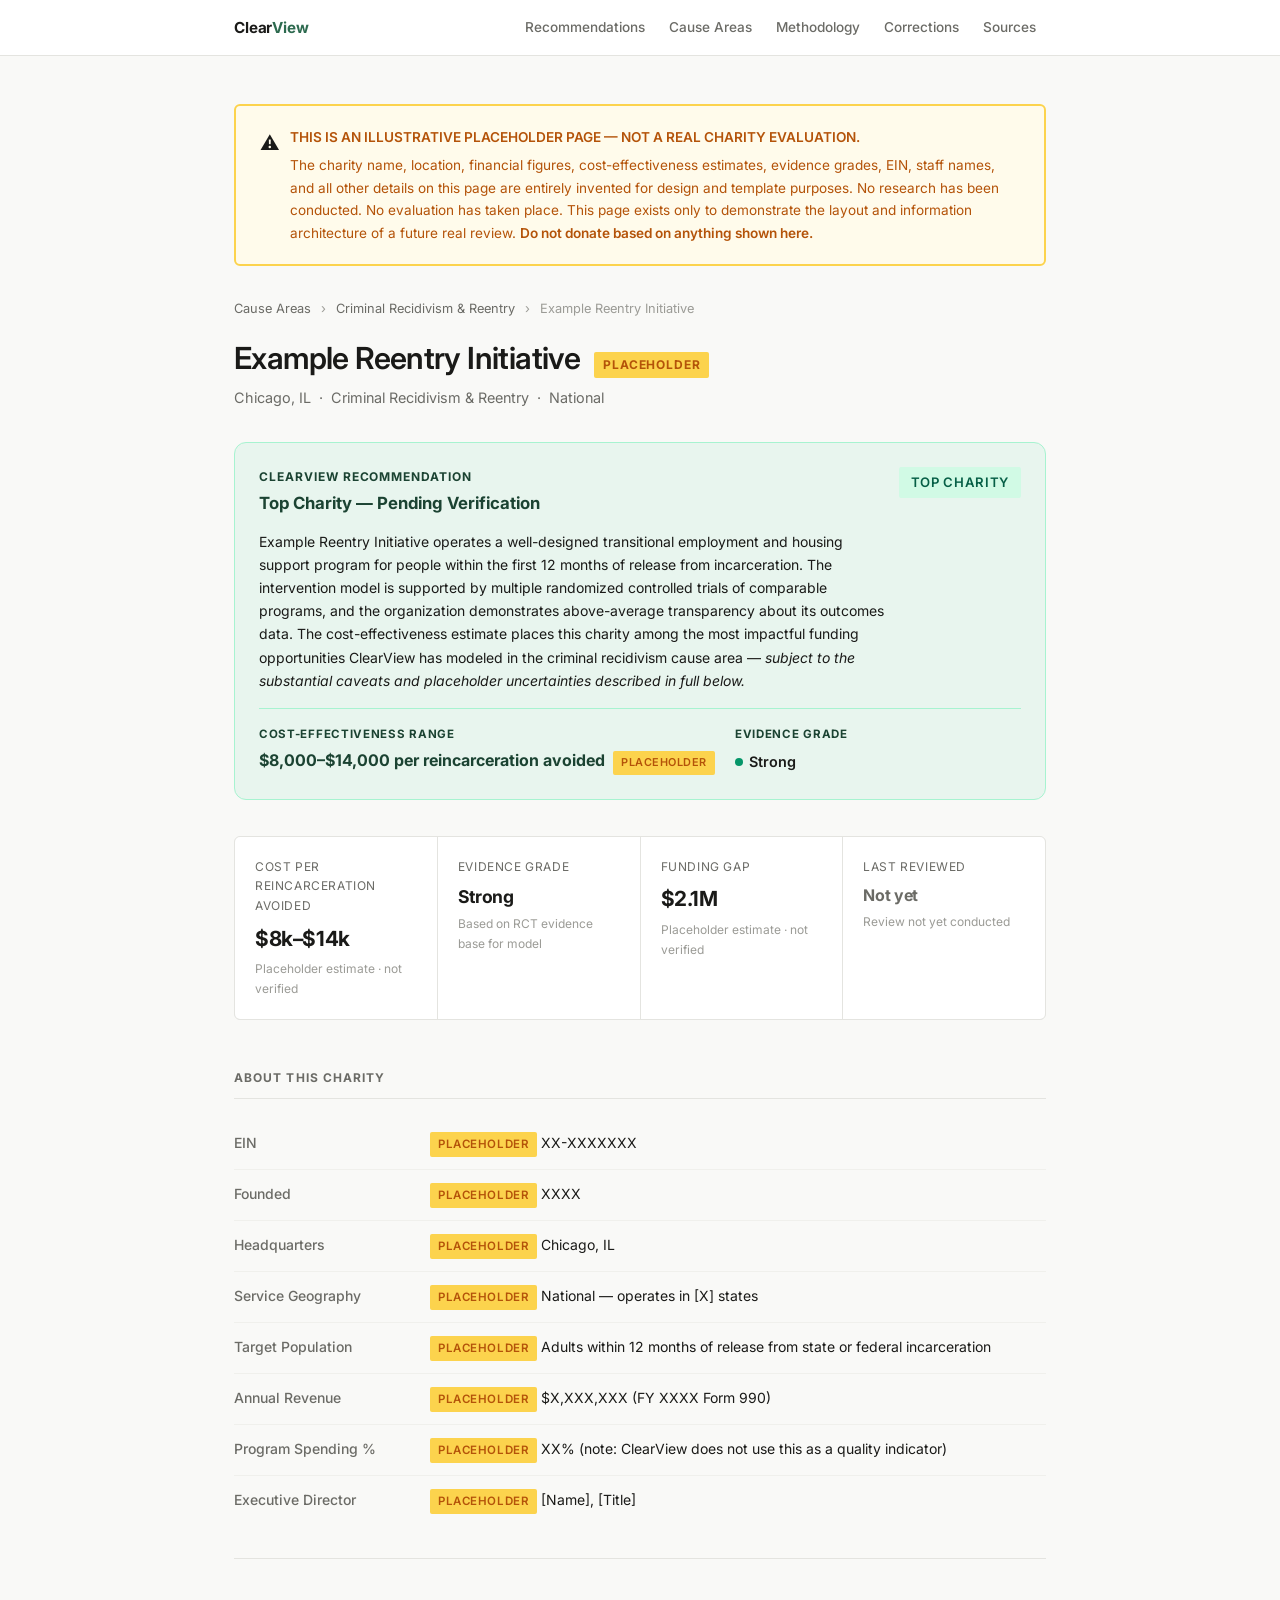
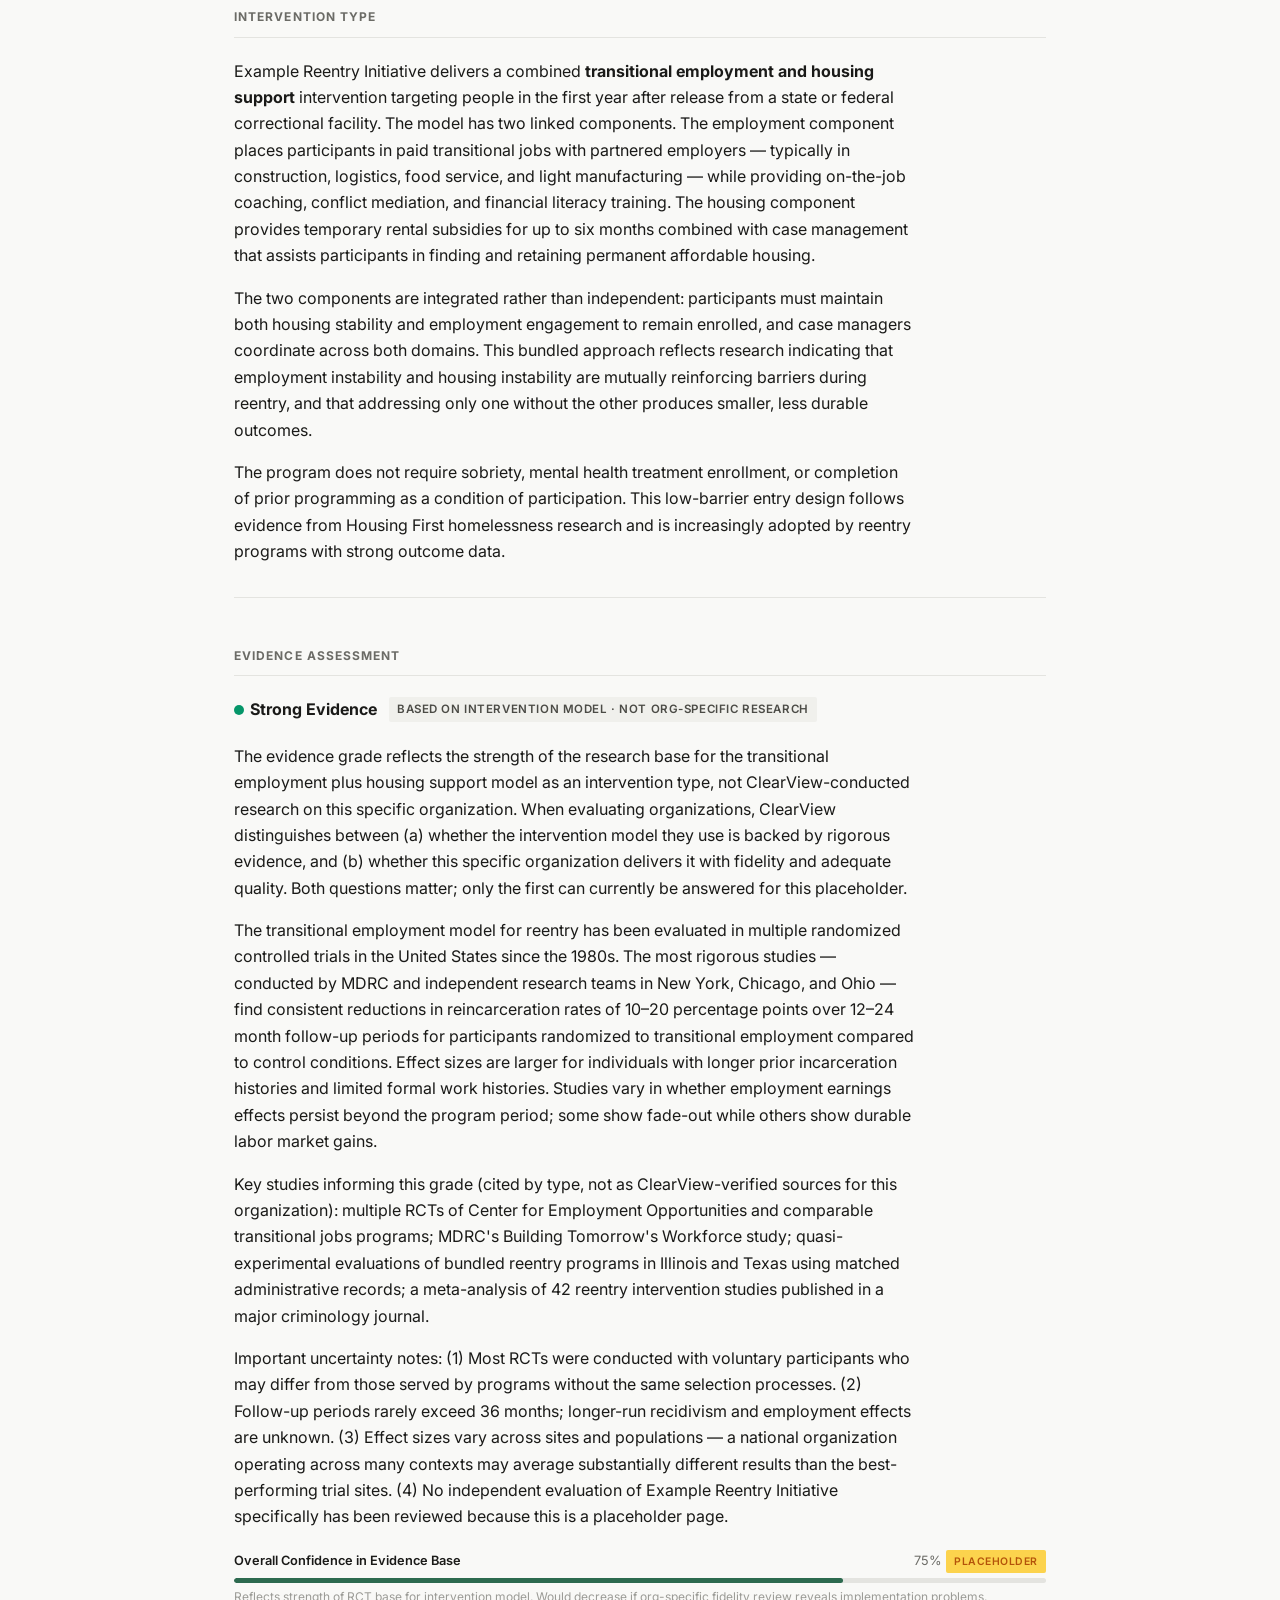
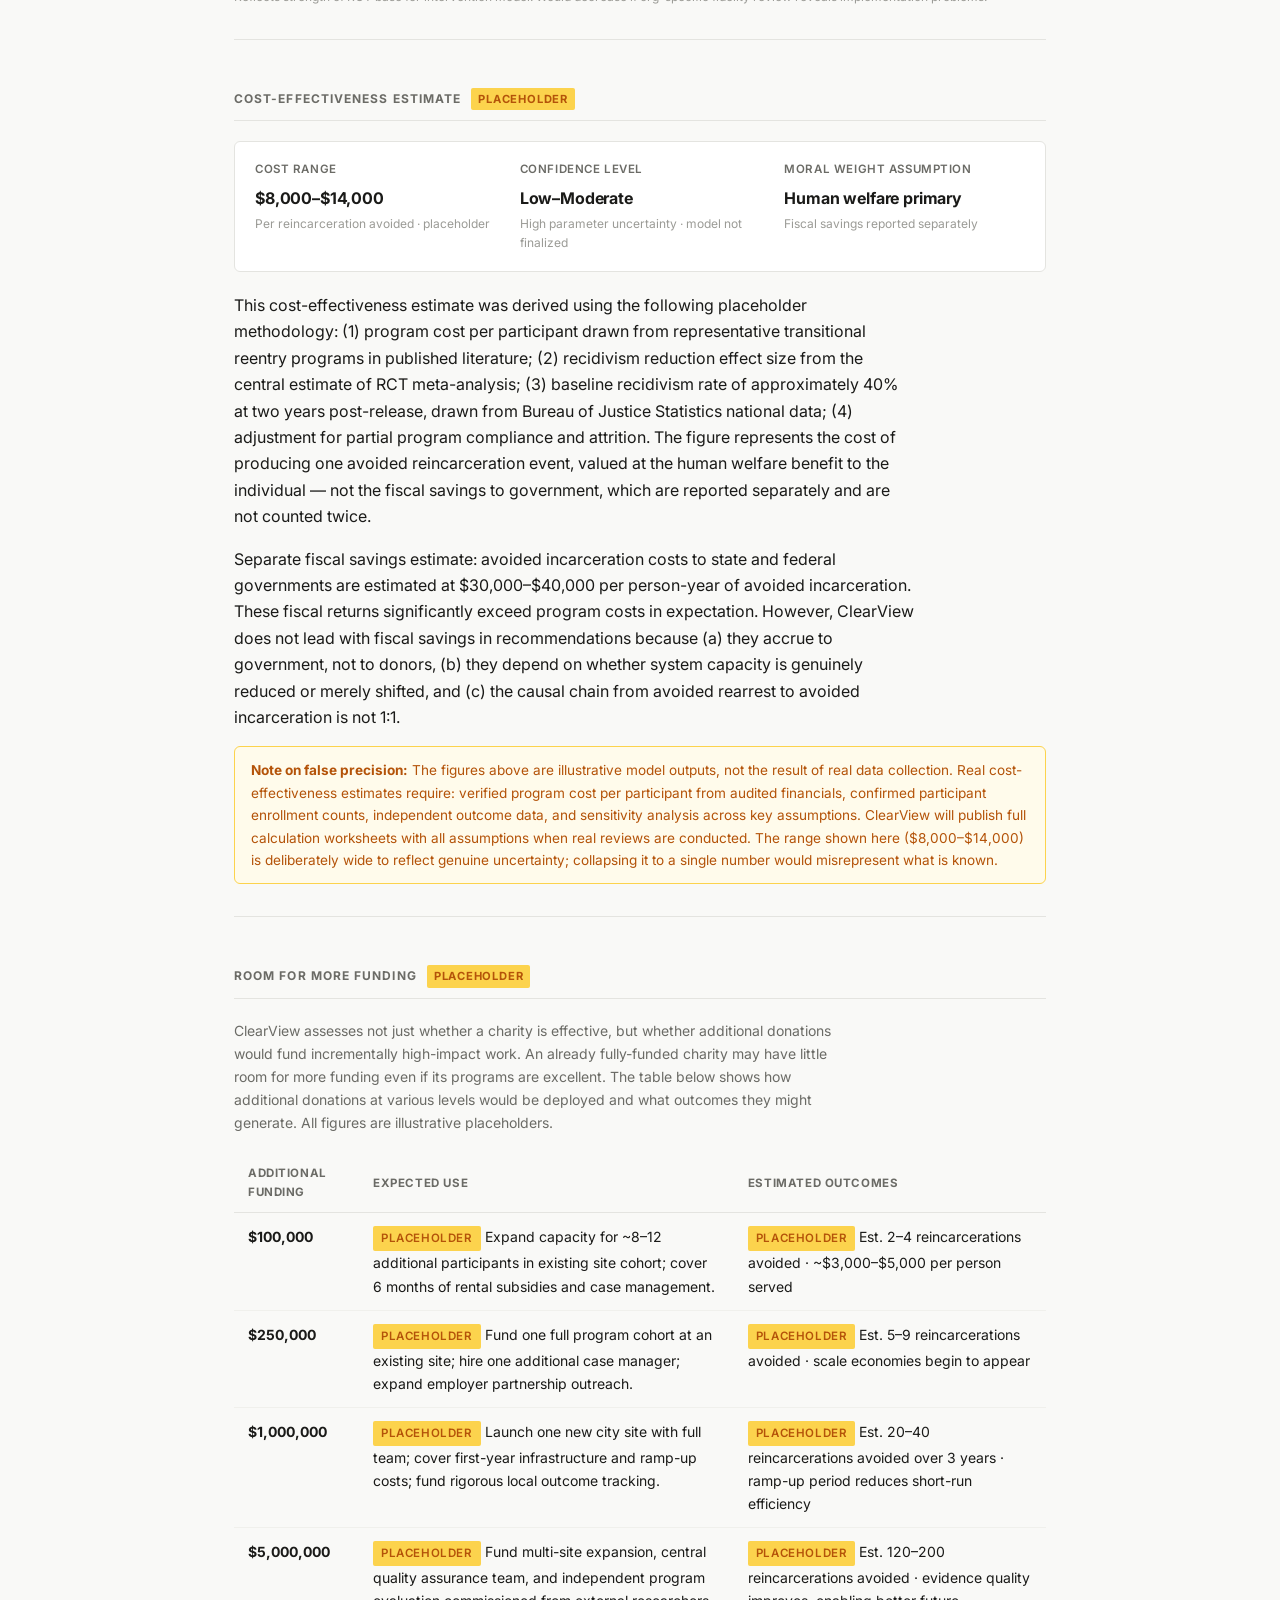
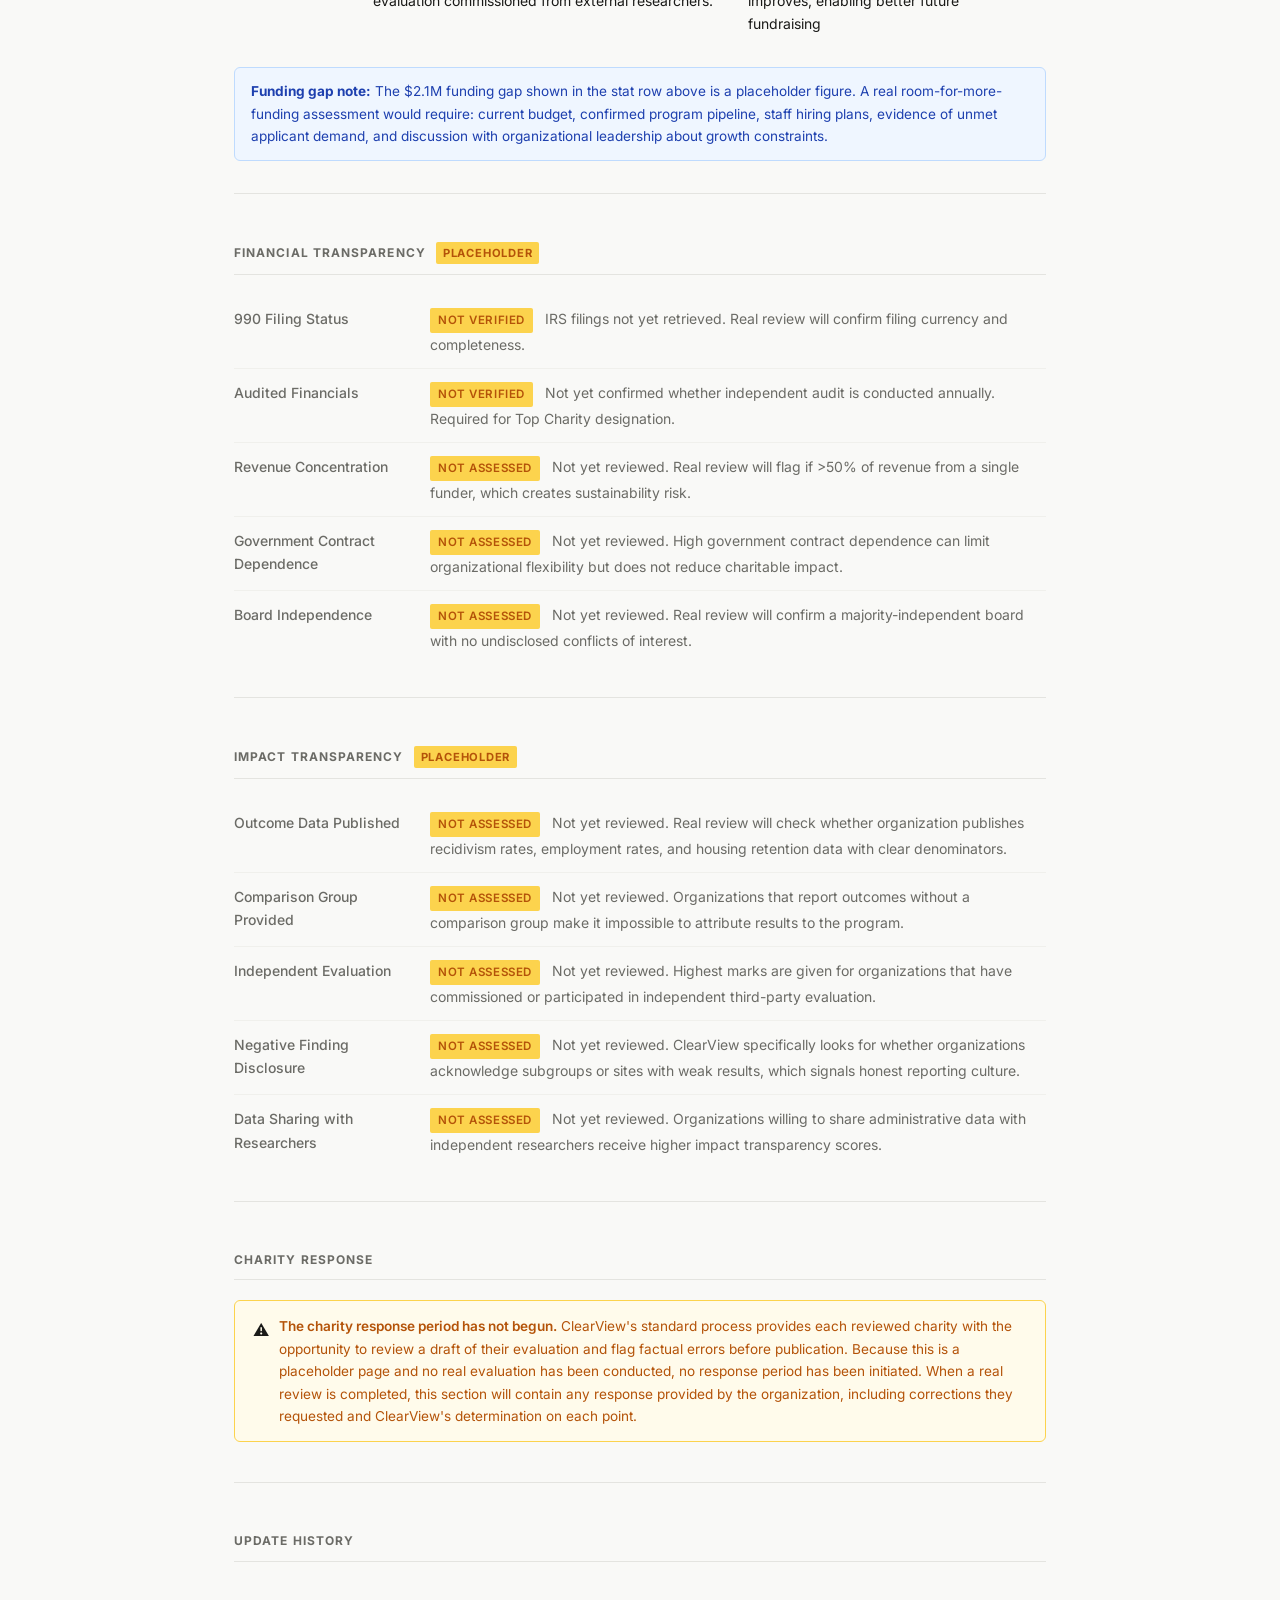
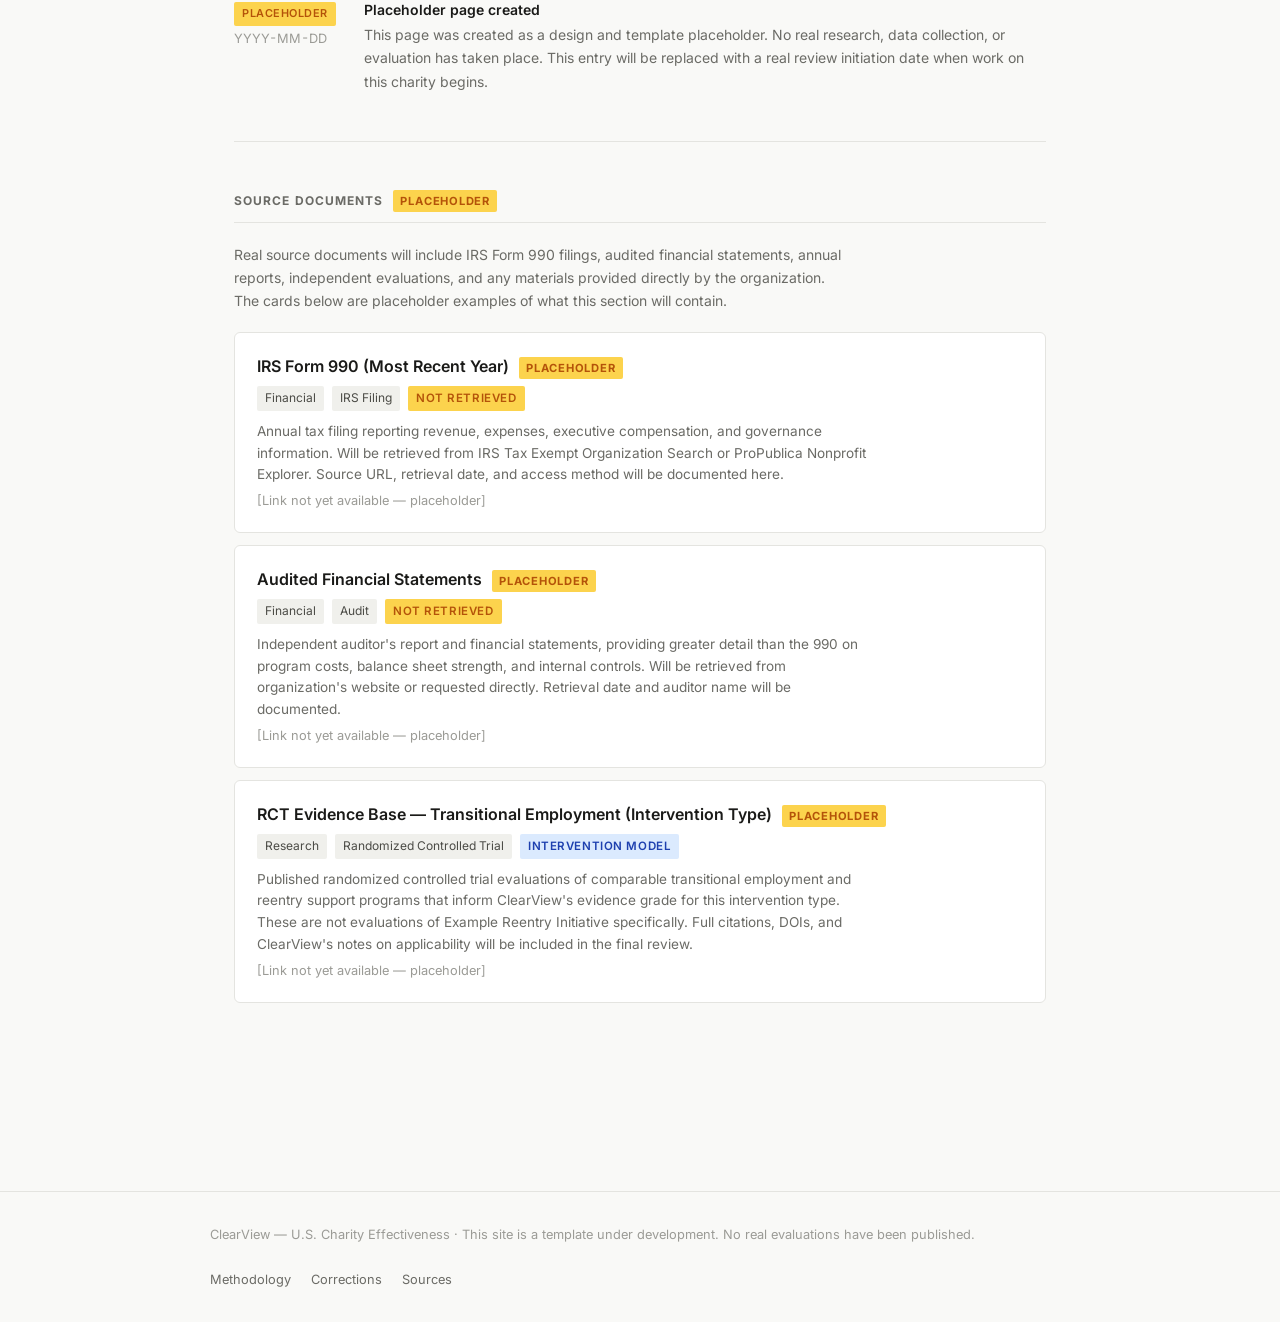
<file: website/src/pages/charities/example-charity.html>
<!DOCTYPE html>
<html lang="en">
<head>
  <meta charset="UTF-8" />
  <meta name="viewport" content="width=device-width, initial-scale=1.0" />
  <title>Example Reentry Initiative — ClearView Charity Review</title>
  <link rel="preconnect" href="https://fonts.googleapis.com" />
  <link rel="preconnect" href="https://fonts.gstatic.com" crossorigin />
  <link href="https://fonts.googleapis.com/css2?family=Inter:wght@400;500;600;700&display=swap" rel="stylesheet" />
  <link rel="stylesheet" href="../../css/style.css" />
</head>
<body>

<!-- Navigation -->
<nav class="nav">
  <div class="nav-inner">
    <a class="nav-logo" href="../index.html">Clear<span>View</span></a>
    <div class="nav-links">
      <a href="../recommendations.html">Recommendations</a>
      <a href="../cause-areas/index.html">Cause Areas</a>
      <a href="../methodology.html">Methodology</a>
      <a href="../corrections.html">Corrections</a>
      <a href="../sources.html">Sources</a>
    </div>
  </div>
</nav>

<!-- Main -->
<main class="page">

  <!-- Large Placeholder Notice -->
  <div class="placeholder-notice" style="padding: 20px 24px; margin-bottom: 32px; border-width: 2px;">
    <span class="icon" style="font-size: 1.2rem;">⚠</span>
    <div>
      <p style="margin-bottom: 6px;"><strong>THIS IS AN ILLUSTRATIVE PLACEHOLDER PAGE — NOT A REAL CHARITY EVALUATION.</strong></p>
      <p>The charity name, location, financial figures, cost-effectiveness estimates, evidence grades, EIN, staff names, and all other details on this page are entirely invented for design and template purposes. No research has been conducted. No evaluation has taken place. This page exists only to demonstrate the layout and information architecture of a future real review. <strong>Do not donate based on anything shown here.</strong></p>
    </div>
  </div>

  <!-- Breadcrumb -->
  <div style="font-size: 0.8rem; color: var(--text-tertiary); margin-bottom: 20px;">
    <a href="../cause-areas/index.html" style="color: var(--text-secondary);">Cause Areas</a>
    <span style="margin: 0 6px;">›</span>
    <a href="../cause-areas/criminal-recidivism.html" style="color: var(--text-secondary);">Criminal Recidivism &amp; Reentry</a>
    <span style="margin: 0 6px;">›</span>
    <span>Example Reentry Initiative</span>
  </div>

  <!-- Charity Title -->
  <div style="margin-bottom: 8px;">
    <h1 style="display: inline; font-size: 1.9rem;">Example Reentry Initiative</h1>
    <span class="placeholder-tag" style="font-size: 0.75rem; padding: 3px 9px; vertical-align: middle; margin-left: 10px;">PLACEHOLDER</span>
  </div>
  <div style="font-size: 0.9rem; color: var(--text-secondary); margin-bottom: 32px;">
    Chicago, IL &nbsp;·&nbsp; Criminal Recidivism &amp; Reentry &nbsp;·&nbsp; National
  </div>

  <!-- Verdict Block -->
  <div class="verdict-block">
    <div class="verdict-header">
      <div>
        <div class="verdict-title">ClearView Recommendation</div>
        <div class="verdict-rec">Top Charity — Pending Verification</div>
      </div>
      <span class="badge badge-green" style="font-size: 0.82rem; padding: 5px 12px;">Top Charity</span>
    </div>
    <p class="verdict-body">Example Reentry Initiative operates a well-designed transitional employment and housing support program for people within the first 12 months of release from incarceration. The intervention model is supported by multiple randomized controlled trials of comparable programs, and the organization demonstrates above-average transparency about its outcomes data. The cost-effectiveness estimate places this charity among the most impactful funding opportunities ClearView has modeled in the criminal recidivism cause area — <em>subject to the substantial caveats and placeholder uncertainties described in full below.</em></p>
    <div style="display: flex; gap: 20px; flex-wrap: wrap; margin-top: 16px; padding-top: 16px; border-top: 1px solid #a7f3d0;">
      <div>
        <div style="font-size: 0.72rem; font-weight: 700; text-transform: uppercase; letter-spacing: 0.06em; color: var(--accent-dark); margin-bottom: 3px;">Cost-Effectiveness Range</div>
        <div style="font-weight: 700; color: var(--accent-dark);">$8,000–$14,000 per reincarceration avoided <span class="badge badge-placeholder" style="font-size: 0.68rem; margin-left: 4px;">Placeholder</span></div>
      </div>
      <div>
        <div style="font-size: 0.72rem; font-weight: 700; text-transform: uppercase; letter-spacing: 0.06em; color: var(--accent-dark); margin-bottom: 3px;">Evidence Grade</div>
        <div><span class="evidence-grade grade-strong" style="font-size: 0.9rem;"><span class="grade-dot"></span>Strong</span></div>
      </div>
    </div>
  </div>

  <!-- Stat Row -->
  <div class="stat-row">
    <div class="stat-cell">
      <div class="stat-label">Cost per Reincarceration Avoided</div>
      <div class="stat-value">$8k–$14k</div>
      <div class="stat-note">Placeholder estimate · not verified</div>
    </div>
    <div class="stat-cell">
      <div class="stat-label">Evidence Grade</div>
      <div class="stat-value" style="font-size: 1.1rem;">Strong</div>
      <div class="stat-note">Based on RCT evidence base for model</div>
    </div>
    <div class="stat-cell">
      <div class="stat-label">Funding Gap</div>
      <div class="stat-value">$2.1M</div>
      <div class="stat-note">Placeholder estimate · not verified</div>
    </div>
    <div class="stat-cell">
      <div class="stat-label">Last Reviewed</div>
      <div class="stat-value" style="font-size: 1rem; color: var(--text-secondary);">Not yet</div>
      <div class="stat-note">Review not yet conducted</div>
    </div>
  </div>

  <!-- About This Charity -->
  <section class="section">
    <div class="section-title">About This Charity</div>
    <div class="detail-list">
      <div class="detail-item">
        <div class="detail-key">EIN</div>
        <div class="detail-val"><span class="badge badge-placeholder">Placeholder</span> XX-XXXXXXX</div>
      </div>
      <div class="detail-item">
        <div class="detail-key">Founded</div>
        <div class="detail-val"><span class="badge badge-placeholder">Placeholder</span> XXXX</div>
      </div>
      <div class="detail-item">
        <div class="detail-key">Headquarters</div>
        <div class="detail-val"><span class="badge badge-placeholder">Placeholder</span> Chicago, IL</div>
      </div>
      <div class="detail-item">
        <div class="detail-key">Service Geography</div>
        <div class="detail-val"><span class="badge badge-placeholder">Placeholder</span> National — operates in [X] states</div>
      </div>
      <div class="detail-item">
        <div class="detail-key">Target Population</div>
        <div class="detail-val"><span class="badge badge-placeholder">Placeholder</span> Adults within 12 months of release from state or federal incarceration</div>
      </div>
      <div class="detail-item">
        <div class="detail-key">Annual Revenue</div>
        <div class="detail-val"><span class="badge badge-placeholder">Placeholder</span> $X,XXX,XXX (FY XXXX Form 990)</div>
      </div>
      <div class="detail-item">
        <div class="detail-key">Program Spending %</div>
        <div class="detail-val"><span class="badge badge-placeholder">Placeholder</span> XX% (note: ClearView does not use this as a quality indicator)</div>
      </div>
      <div class="detail-item">
        <div class="detail-key">Executive Director</div>
        <div class="detail-val"><span class="badge badge-placeholder">Placeholder</span> [Name], [Title]</div>
      </div>
    </div>
  </section>

  <hr class="divider" />

  <!-- Intervention Type -->
  <section class="section">
    <div class="section-title">Intervention Type</div>
    <p style="margin-bottom: 16px;">Example Reentry Initiative delivers a combined <strong>transitional employment and housing support</strong> intervention targeting people in the first year after release from a state or federal correctional facility. The model has two linked components. The employment component places participants in paid transitional jobs with partnered employers — typically in construction, logistics, food service, and light manufacturing — while providing on-the-job coaching, conflict mediation, and financial literacy training. The housing component provides temporary rental subsidies for up to six months combined with case management that assists participants in finding and retaining permanent affordable housing.</p>
    <p style="margin-bottom: 16px;">The two components are integrated rather than independent: participants must maintain both housing stability and employment engagement to remain enrolled, and case managers coordinate across both domains. This bundled approach reflects research indicating that employment instability and housing instability are mutually reinforcing barriers during reentry, and that addressing only one without the other produces smaller, less durable outcomes.</p>
    <p>The program does not require sobriety, mental health treatment enrollment, or completion of prior programming as a condition of participation. This low-barrier entry design follows evidence from Housing First homelessness research and is increasingly adopted by reentry programs with strong outcome data.</p>
  </section>

  <hr class="divider" />

  <!-- Evidence Assessment -->
  <section class="section">
    <div class="section-title">Evidence Assessment</div>

    <div style="display: flex; align-items: center; gap: 12px; margin-bottom: 20px;">
      <span class="evidence-grade grade-strong" style="font-size: 1rem; font-weight: 700;"><span class="grade-dot" style="width: 10px; height: 10px;"></span>Strong Evidence</span>
      <span class="badge badge-gray">Based on intervention model · not org-specific research</span>
    </div>

    <p style="margin-bottom: 16px;">The evidence grade reflects the strength of the research base for the transitional employment plus housing support model as an intervention type, not ClearView-conducted research on this specific organization. When evaluating organizations, ClearView distinguishes between (a) whether the intervention model they use is backed by rigorous evidence, and (b) whether this specific organization delivers it with fidelity and adequate quality. Both questions matter; only the first can currently be answered for this placeholder.</p>

    <p style="margin-bottom: 16px;">The transitional employment model for reentry has been evaluated in multiple randomized controlled trials in the United States since the 1980s. The most rigorous studies — conducted by MDRC and independent research teams in New York, Chicago, and Ohio — find consistent reductions in reincarceration rates of 10–20 percentage points over 12–24 month follow-up periods for participants randomized to transitional employment compared to control conditions. Effect sizes are larger for individuals with longer prior incarceration histories and limited formal work histories. Studies vary in whether employment earnings effects persist beyond the program period; some show fade-out while others show durable labor market gains.</p>

    <p style="margin-bottom: 16px;">Key studies informing this grade (cited by type, not as ClearView-verified sources for this organization): multiple RCTs of Center for Employment Opportunities and comparable transitional jobs programs; MDRC's Building Tomorrow's Workforce study; quasi-experimental evaluations of bundled reentry programs in Illinois and Texas using matched administrative records; a meta-analysis of 42 reentry intervention studies published in a major criminology journal.</p>

    <p style="margin-bottom: 20px;">Important uncertainty notes: (1) Most RCTs were conducted with voluntary participants who may differ from those served by programs without the same selection processes. (2) Follow-up periods rarely exceed 36 months; longer-run recidivism and employment effects are unknown. (3) Effect sizes vary across sites and populations — a national organization operating across many contexts may average substantially different results than the best-performing trial sites. (4) No independent evaluation of Example Reentry Initiative specifically has been reviewed because this is a placeholder page.</p>

    <!-- Evidence Confidence Bar -->
    <div class="evidence-bar-wrap">
      <div class="evidence-bar-label">
        <span style="font-size: 0.8rem; font-weight: 600;">Overall Confidence in Evidence Base</span>
        <span style="font-size: 0.8rem; color: var(--text-secondary);">75% <span class="badge badge-placeholder" style="font-size: 0.65rem;">Placeholder</span></span>
      </div>
      <div class="evidence-bar-track">
        <div class="evidence-bar-fill" style="width: 75%;"></div>
      </div>
      <div style="font-size: 0.75rem; color: var(--text-tertiary); margin-top: 4px;">Reflects strength of RCT base for intervention model. Would decrease if org-specific fidelity review reveals implementation problems.</div>
    </div>
  </section>

  <hr class="divider" />

  <!-- Cost-Effectiveness Estimate -->
  <section class="section">
    <div class="section-title">Cost-Effectiveness Estimate <span class="placeholder-tag">Placeholder</span></div>

    <div class="uncertainty-row">
      <div class="uncertainty-item">
        <div class="uncertainty-label">Cost Range</div>
        <div class="uncertainty-value">$8,000–$14,000</div>
        <div class="uncertainty-note">Per reincarceration avoided · placeholder</div>
      </div>
      <div class="uncertainty-item">
        <div class="uncertainty-label">Confidence Level</div>
        <div class="uncertainty-value">Low–Moderate</div>
        <div class="uncertainty-note">High parameter uncertainty · model not finalized</div>
      </div>
      <div class="uncertainty-item">
        <div class="uncertainty-label">Moral Weight Assumption</div>
        <div class="uncertainty-value">Human welfare primary</div>
        <div class="uncertainty-note">Fiscal savings reported separately</div>
      </div>
    </div>

    <p style="margin-top: 20px; margin-bottom: 16px;">This cost-effectiveness estimate was derived using the following placeholder methodology: (1) program cost per participant drawn from representative transitional reentry programs in published literature; (2) recidivism reduction effect size from the central estimate of RCT meta-analysis; (3) baseline recidivism rate of approximately 40% at two years post-release, drawn from Bureau of Justice Statistics national data; (4) adjustment for partial program compliance and attrition. The figure represents the cost of producing one avoided reincarceration event, valued at the human welfare benefit to the individual — not the fiscal savings to government, which are reported separately and are not counted twice.</p>

    <p style="margin-bottom: 16px;">Separate fiscal savings estimate: avoided incarceration costs to state and federal governments are estimated at $30,000–$40,000 per person-year of avoided incarceration. These fiscal returns significantly exceed program costs in expectation. However, ClearView does not lead with fiscal savings in recommendations because (a) they accrue to government, not to donors, (b) they depend on whether system capacity is genuinely reduced or merely shifted, and (c) the causal chain from avoided rearrest to avoided incarceration is not 1:1.</p>

    <div class="notice notice-warn" style="margin-top: 16px;">
      <strong>Note on false precision:</strong> The figures above are illustrative model outputs, not the result of real data collection. Real cost-effectiveness estimates require: verified program cost per participant from audited financials, confirmed participant enrollment counts, independent outcome data, and sensitivity analysis across key assumptions. ClearView will publish full calculation worksheets with all assumptions when real reviews are conducted. The range shown here ($8,000–$14,000) is deliberately wide to reflect genuine uncertainty; collapsing it to a single number would misrepresent what is known.
    </div>
  </section>

  <hr class="divider" />

  <!-- Room for More Funding -->
  <section class="section">
    <div class="section-title">Room for More Funding <span class="placeholder-tag">Placeholder</span></div>

    <p style="margin-bottom: 20px; font-size: 0.875rem; color: var(--text-secondary);">ClearView assesses not just whether a charity is effective, but whether additional donations would fund incrementally high-impact work. An already fully-funded charity may have little room for more funding even if its programs are excellent. The table below shows how additional donations at various levels would be deployed and what outcomes they might generate. All figures are illustrative placeholders.</p>

    <div style="overflow-x: auto;">
      <table class="data-table">
        <thead>
          <tr>
            <th>Additional Funding</th>
            <th>Expected Use</th>
            <th>Estimated Outcomes</th>
          </tr>
        </thead>
        <tbody>
          <tr>
            <td><strong>$100,000</strong></td>
            <td><span class="badge badge-placeholder">Placeholder</span> Expand capacity for ~8–12 additional participants in existing site cohort; cover 6 months of rental subsidies and case management.</td>
            <td><span class="badge badge-placeholder">Placeholder</span> Est. 2–4 reincarcerations avoided · ~$3,000–$5,000 per person served</td>
          </tr>
          <tr>
            <td><strong>$250,000</strong></td>
            <td><span class="badge badge-placeholder">Placeholder</span> Fund one full program cohort at an existing site; hire one additional case manager; expand employer partnership outreach.</td>
            <td><span class="badge badge-placeholder">Placeholder</span> Est. 5–9 reincarcerations avoided · scale economies begin to appear</td>
          </tr>
          <tr>
            <td><strong>$1,000,000</strong></td>
            <td><span class="badge badge-placeholder">Placeholder</span> Launch one new city site with full team; cover first-year infrastructure and ramp-up costs; fund rigorous local outcome tracking.</td>
            <td><span class="badge badge-placeholder">Placeholder</span> Est. 20–40 reincarcerations avoided over 3 years · ramp-up period reduces short-run efficiency</td>
          </tr>
          <tr>
            <td><strong>$5,000,000</strong></td>
            <td><span class="badge badge-placeholder">Placeholder</span> Fund multi-site expansion, central quality assurance team, and independent program evaluation commissioned from external researchers.</td>
            <td><span class="badge badge-placeholder">Placeholder</span> Est. 120–200 reincarcerations avoided · evidence quality improves, enabling better future fundraising</td>
          </tr>
        </tbody>
      </table>
    </div>

    <div class="notice notice-info" style="margin-top: 20px;">
      <strong>Funding gap note:</strong> The $2.1M funding gap shown in the stat row above is a placeholder figure. A real room-for-more-funding assessment would require: current budget, confirmed program pipeline, staff hiring plans, evidence of unmet applicant demand, and discussion with organizational leadership about growth constraints.
    </div>
  </section>

  <hr class="divider" />

  <!-- Financial Transparency -->
  <section class="section">
    <div class="section-title">Financial Transparency <span class="placeholder-tag">Placeholder</span></div>

    <div class="detail-list">
      <div class="detail-item">
        <div class="detail-key">990 Filing Status</div>
        <div class="detail-val">
          <span class="badge badge-placeholder">Not verified</span>
          <span style="margin-left: 8px; font-size: 0.875rem; color: var(--text-secondary);">IRS filings not yet retrieved. Real review will confirm filing currency and completeness.</span>
        </div>
      </div>
      <div class="detail-item">
        <div class="detail-key">Audited Financials</div>
        <div class="detail-val">
          <span class="badge badge-placeholder">Not verified</span>
          <span style="margin-left: 8px; font-size: 0.875rem; color: var(--text-secondary);">Not yet confirmed whether independent audit is conducted annually. Required for Top Charity designation.</span>
        </div>
      </div>
      <div class="detail-item">
        <div class="detail-key">Revenue Concentration</div>
        <div class="detail-val">
          <span class="badge badge-placeholder">Not assessed</span>
          <span style="margin-left: 8px; font-size: 0.875rem; color: var(--text-secondary);">Not yet reviewed. Real review will flag if >50% of revenue from a single funder, which creates sustainability risk.</span>
        </div>
      </div>
      <div class="detail-item">
        <div class="detail-key">Government Contract Dependence</div>
        <div class="detail-val">
          <span class="badge badge-placeholder">Not assessed</span>
          <span style="margin-left: 8px; font-size: 0.875rem; color: var(--text-secondary);">Not yet reviewed. High government contract dependence can limit organizational flexibility but does not reduce charitable impact.</span>
        </div>
      </div>
      <div class="detail-item">
        <div class="detail-key">Board Independence</div>
        <div class="detail-val">
          <span class="badge badge-placeholder">Not assessed</span>
          <span style="margin-left: 8px; font-size: 0.875rem; color: var(--text-secondary);">Not yet reviewed. Real review will confirm a majority-independent board with no undisclosed conflicts of interest.</span>
        </div>
      </div>
    </div>
  </section>

  <hr class="divider" />

  <!-- Impact Transparency -->
  <section class="section">
    <div class="section-title">Impact Transparency <span class="placeholder-tag">Placeholder</span></div>

    <div class="detail-list">
      <div class="detail-item">
        <div class="detail-key">Outcome Data Published</div>
        <div class="detail-val">
          <span class="badge badge-placeholder">Not assessed</span>
          <span style="margin-left: 8px; font-size: 0.875rem; color: var(--text-secondary);">Not yet reviewed. Real review will check whether organization publishes recidivism rates, employment rates, and housing retention data with clear denominators.</span>
        </div>
      </div>
      <div class="detail-item">
        <div class="detail-key">Comparison Group Provided</div>
        <div class="detail-val">
          <span class="badge badge-placeholder">Not assessed</span>
          <span style="margin-left: 8px; font-size: 0.875rem; color: var(--text-secondary);">Not yet reviewed. Organizations that report outcomes without a comparison group make it impossible to attribute results to the program.</span>
        </div>
      </div>
      <div class="detail-item">
        <div class="detail-key">Independent Evaluation</div>
        <div class="detail-val">
          <span class="badge badge-placeholder">Not assessed</span>
          <span style="margin-left: 8px; font-size: 0.875rem; color: var(--text-secondary);">Not yet reviewed. Highest marks are given for organizations that have commissioned or participated in independent third-party evaluation.</span>
        </div>
      </div>
      <div class="detail-item">
        <div class="detail-key">Negative Finding Disclosure</div>
        <div class="detail-val">
          <span class="badge badge-placeholder">Not assessed</span>
          <span style="margin-left: 8px; font-size: 0.875rem; color: var(--text-secondary);">Not yet reviewed. ClearView specifically looks for whether organizations acknowledge subgroups or sites with weak results, which signals honest reporting culture.</span>
        </div>
      </div>
      <div class="detail-item">
        <div class="detail-key">Data Sharing with Researchers</div>
        <div class="detail-val">
          <span class="badge badge-placeholder">Not assessed</span>
          <span style="margin-left: 8px; font-size: 0.875rem; color: var(--text-secondary);">Not yet reviewed. Organizations willing to share administrative data with independent researchers receive higher impact transparency scores.</span>
        </div>
      </div>
    </div>
  </section>

  <hr class="divider" />

  <!-- Charity Response -->
  <section class="section">
    <div class="section-title">Charity Response</div>
    <div class="placeholder-notice">
      <span class="icon">⚠</span>
      <p><strong>The charity response period has not begun.</strong> ClearView's standard process provides each reviewed charity with the opportunity to review a draft of their evaluation and flag factual errors before publication. Because this is a placeholder page and no real evaluation has been conducted, no response period has been initiated. When a real review is completed, this section will contain any response provided by the organization, including corrections they requested and ClearView's determination on each point.</p>
    </div>
  </section>

  <hr class="divider" />

  <!-- Update History -->
  <section class="section">
    <div class="section-title">Update History</div>
    <ul class="log-list">
      <li class="log-item">
        <div class="log-date">
          <span class="badge badge-placeholder" style="font-size: 0.68rem;">Placeholder</span><br />
          <span style="font-size: 0.8rem;">YYYY-MM-DD</span>
        </div>
        <div class="log-content">
          <div class="log-title">Placeholder page created</div>
          <div class="log-body">This page was created as a design and template placeholder. No real research, data collection, or evaluation has taken place. This entry will be replaced with a real review initiation date when work on this charity begins.</div>
        </div>
      </li>
    </ul>
  </section>

  <hr class="divider" />

  <!-- Source Documents -->
  <section class="section">
    <div class="section-title">Source Documents <span class="placeholder-tag">Placeholder</span></div>
    <p style="margin-bottom: 20px; font-size: 0.875rem; color: var(--text-secondary);">Real source documents will include IRS Form 990 filings, audited financial statements, annual reports, independent evaluations, and any materials provided directly by the organization. The cards below are placeholder examples of what this section will contain.</p>

    <div class="source-item">
      <div class="source-name">IRS Form 990 (Most Recent Year) <span class="placeholder-tag">Placeholder</span></div>
      <div class="source-meta">
        <span class="tag">Financial</span>
        <span class="tag">IRS Filing</span>
        <span class="badge badge-placeholder">Not retrieved</span>
      </div>
      <p class="source-desc">Annual tax filing reporting revenue, expenses, executive compensation, and governance information. Will be retrieved from IRS Tax Exempt Organization Search or ProPublica Nonprofit Explorer. Source URL, retrieval date, and access method will be documented here.</p>
      <a href="#" style="font-size: 0.8rem; color: var(--text-tertiary);">[Link not yet available — placeholder]</a>
    </div>

    <div class="source-item">
      <div class="source-name">Audited Financial Statements <span class="placeholder-tag">Placeholder</span></div>
      <div class="source-meta">
        <span class="tag">Financial</span>
        <span class="tag">Audit</span>
        <span class="badge badge-placeholder">Not retrieved</span>
      </div>
      <p class="source-desc">Independent auditor's report and financial statements, providing greater detail than the 990 on program costs, balance sheet strength, and internal controls. Will be retrieved from organization's website or requested directly. Retrieval date and auditor name will be documented.</p>
      <a href="#" style="font-size: 0.8rem; color: var(--text-tertiary);">[Link not yet available — placeholder]</a>
    </div>

    <div class="source-item">
      <div class="source-name">RCT Evidence Base — Transitional Employment (Intervention Type) <span class="placeholder-tag">Placeholder</span></div>
      <div class="source-meta">
        <span class="tag">Research</span>
        <span class="tag">Randomized Controlled Trial</span>
        <span class="badge badge-blue">Intervention Model</span>
      </div>
      <p class="source-desc">Published randomized controlled trial evaluations of comparable transitional employment and reentry support programs that inform ClearView's evidence grade for this intervention type. These are not evaluations of Example Reentry Initiative specifically. Full citations, DOIs, and ClearView's notes on applicability will be included in the final review.</p>
      <a href="#" style="font-size: 0.8rem; color: var(--text-tertiary);">[Link not yet available — placeholder]</a>
    </div>
  </section>

</main>

<!-- Footer -->
<footer class="footer">
  <div class="footer-inner">
    <span class="footer-copy">ClearView — U.S. Charity Effectiveness · This site is a template under development. No real evaluations have been published.</span>
    <div class="footer-links">
      <a href="../methodology.html">Methodology</a>
      <a href="../corrections.html">Corrections</a>
      <a href="../sources.html">Sources</a>
    </div>
  </div>
</footer>

</body>
</html>
</file>
<file: website/src/css/style.css>
/* ============================================================
   CLEARVIEW — U.S. Charity Effectiveness
   Shared Stylesheet
   ============================================================ */

/* ── Reset & Base ─────────────────────────────────────────── */
*, *::before, *::after { box-sizing: border-box; margin: 0; padding: 0; }

:root {
  --bg:           #f9f9f7;
  --surface:      #ffffff;
  --border:       #e4e4e0;
  --border-light: #f0f0ec;
  --text:         #1a1a18;
  --text-secondary: #6b6b66;
  --text-tertiary:  #9b9b96;
  --accent:       #2d6a4f;
  --accent-light: #e8f5ee;
  --accent-dark:  #1b4332;
  --warning:      #b45309;
  --warning-bg:   #fffbeb;
  --warning-border: #fcd34d;
  --danger:       #991b1b;
  --danger-bg:    #fff5f5;
  --tag-bg:       #f0f0ec;
  --tag-text:     #4b4b46;

  --font-sans: 'Inter', system-ui, -apple-system, sans-serif;
  --font-serif: 'Georgia', 'Times New Roman', serif;
  --font-mono: 'JetBrains Mono', 'Fira Code', 'Courier New', monospace;

  --radius-sm: 3px;
  --radius:    6px;
  --radius-lg: 12px;

  --max-w: 860px;
  --nav-h: 56px;

  --shadow-sm: 0 1px 3px rgba(0,0,0,0.06);
  --shadow:    0 2px 8px rgba(0,0,0,0.08);
}

html { font-size: 16px; scroll-behavior: smooth; }

body {
  background: var(--bg);
  color: var(--text);
  font-family: var(--font-sans);
  line-height: 1.65;
  -webkit-font-smoothing: antialiased;
}

/* ── Typography ───────────────────────────────────────────── */
h1, h2, h3, h4, h5 {
  line-height: 1.25;
  letter-spacing: -0.02em;
  font-weight: 600;
}
h1 { font-size: 2rem; }
h2 { font-size: 1.4rem; }
h3 { font-size: 1.1rem; }
h4 { font-size: 0.95rem; text-transform: uppercase; letter-spacing: 0.06em; font-weight: 600; color: var(--text-secondary); }
p  { color: var(--text); max-width: 68ch; }
a  { color: var(--accent); text-decoration: none; }
a:hover { text-decoration: underline; }
small { font-size: 0.8rem; color: var(--text-secondary); }

/* ── Navigation ───────────────────────────────────────────── */
.nav {
  position: sticky; top: 0; z-index: 100;
  height: var(--nav-h);
  background: var(--surface);
  border-bottom: 1px solid var(--border);
  display: flex; align-items: center;
}
.nav-inner {
  width: 100%; max-width: var(--max-w);
  margin: 0 auto; padding: 0 24px;
  display: flex; align-items: center; gap: 32px;
}
.nav-logo {
  font-size: 0.95rem; font-weight: 700;
  letter-spacing: -0.01em;
  color: var(--text); text-decoration: none;
  margin-right: auto;
  flex-shrink: 0;
}
.nav-logo:hover { text-decoration: none; }
.nav-logo span { color: var(--accent); }
.nav-links { display: flex; align-items: center; gap: 4px; }
.nav-links a {
  font-size: 0.85rem; font-weight: 500;
  color: var(--text-secondary);
  padding: 6px 10px; border-radius: var(--radius-sm);
  transition: color 0.15s, background 0.15s;
  white-space: nowrap;
}
.nav-links a:hover { color: var(--text); background: var(--tag-bg); text-decoration: none; }
.nav-links a.active { color: var(--accent); background: var(--accent-light); }

/* ── Page Layout ──────────────────────────────────────────── */
.page { max-width: var(--max-w); margin: 0 auto; padding: 48px 24px 96px; }
.page-sm { max-width: 640px; margin: 0 auto; padding: 48px 24px 96px; }

.page-header { margin-bottom: 40px; }
.page-header h1 { margin-bottom: 12px; }
.page-header p { font-size: 1.05rem; color: var(--text-secondary); max-width: 60ch; }

/* ── Placeholder Notice ───────────────────────────────────── */
.placeholder-notice {
  background: var(--warning-bg);
  border: 1px solid var(--warning-border);
  border-radius: var(--radius);
  padding: 14px 18px;
  margin-bottom: 40px;
  display: flex; gap: 10px; align-items: flex-start;
}
.placeholder-notice .icon { font-size: 1rem; flex-shrink: 0; margin-top: 2px; }
.placeholder-notice p {
  font-size: 0.85rem; color: var(--warning); max-width: none;
  margin: 0;
}
.placeholder-notice strong { font-weight: 600; }
.placeholder-tag {
  display: inline-block;
  font-size: 0.7rem; font-weight: 700; text-transform: uppercase;
  letter-spacing: 0.07em;
  background: var(--warning-border); color: var(--warning);
  padding: 2px 7px; border-radius: 2px;
  vertical-align: middle; margin-left: 6px;
}

/* ── Cards ────────────────────────────────────────────────── */
.card {
  background: var(--surface);
  border: 1px solid var(--border);
  border-radius: var(--radius-lg);
  padding: 24px;
  transition: box-shadow 0.15s, border-color 0.15s;
}
.card:hover { box-shadow: var(--shadow); border-color: #d0d0cb; }
.card-grid {
  display: grid;
  grid-template-columns: repeat(auto-fill, minmax(280px, 1fr));
  gap: 16px;
}
.card-sm { padding: 16px 20px; }
.card-link { display: block; color: inherit; }
.card-link:hover { text-decoration: none; }

/* ── Charity Card ─────────────────────────────────────────── */
.charity-card { display: flex; flex-direction: column; gap: 10px; }
.charity-card-top { display: flex; justify-content: space-between; align-items: flex-start; gap: 12px; }
.charity-card-name { font-size: 1rem; font-weight: 600; line-height: 1.3; }
.charity-card-location { font-size: 0.8rem; color: var(--text-secondary); margin-top: 2px; }
.charity-card-desc { font-size: 0.875rem; color: var(--text-secondary); line-height: 1.55; }
.charity-card-footer { margin-top: 4px; display: flex; gap: 8px; flex-wrap: wrap; align-items: center; }

/* ── Badges / Tags ────────────────────────────────────────── */
.badge {
  display: inline-flex; align-items: center;
  font-size: 0.72rem; font-weight: 600; text-transform: uppercase;
  letter-spacing: 0.05em;
  padding: 3px 8px; border-radius: 2px;
  white-space: nowrap;
}
.badge-green  { background: #d1fae5; color: #065f46; }
.badge-teal   { background: #ccfbf1; color: #0f5132; }
.badge-yellow { background: #fef3c7; color: #92400e; }
.badge-gray   { background: var(--tag-bg); color: var(--tag-text); }
.badge-red    { background: #fee2e2; color: #991b1b; }
.badge-blue   { background: #dbeafe; color: #1e40af; }
.badge-placeholder { background: var(--warning-border); color: var(--warning); }

.tag {
  display: inline-block;
  font-size: 0.75rem; color: var(--tag-text);
  background: var(--tag-bg);
  padding: 2px 8px; border-radius: 2px;
}

/* ── Evidence Grade ───────────────────────────────────────── */
.evidence-grade {
  display: inline-flex; align-items: center; gap: 6px;
  font-size: 0.8rem; font-weight: 600;
}
.grade-dot {
  width: 8px; height: 8px; border-radius: 50%; flex-shrink: 0;
}
.grade-strong   .grade-dot { background: #059669; }
.grade-moderate .grade-dot { background: #2563eb; }
.grade-promising .grade-dot { background: #d97706; }
.grade-mixed    .grade-dot { background: #6b7280; }
.grade-weak     .grade-dot { background: #dc2626; }

/* ── Sections ─────────────────────────────────────────────── */
.section { margin-top: 48px; }
.section-title {
  font-size: 0.75rem; font-weight: 700; text-transform: uppercase;
  letter-spacing: 0.09em; color: var(--text-secondary);
  margin-bottom: 20px; padding-bottom: 10px;
  border-bottom: 1px solid var(--border);
}

/* ── Divider ──────────────────────────────────────────────── */
.divider { border: none; border-top: 1px solid var(--border); margin: 32px 0; }

/* ── Stat Row ─────────────────────────────────────────────── */
.stat-row {
  display: grid;
  grid-template-columns: repeat(auto-fit, minmax(160px, 1fr));
  gap: 1px; background: var(--border);
  border: 1px solid var(--border); border-radius: var(--radius);
  overflow: hidden; margin-bottom: 32px;
}
.stat-cell {
  background: var(--surface); padding: 20px;
}
.stat-label { font-size: 0.75rem; color: var(--text-secondary); text-transform: uppercase; letter-spacing: 0.05em; margin-bottom: 6px; }
.stat-value { font-size: 1.3rem; font-weight: 700; letter-spacing: -0.02em; }
.stat-note  { font-size: 0.75rem; color: var(--text-tertiary); margin-top: 3px; }

/* ── Data Table ───────────────────────────────────────────── */
.data-table { width: 100%; border-collapse: collapse; font-size: 0.875rem; }
.data-table th {
  text-align: left; padding: 10px 14px;
  font-size: 0.72rem; font-weight: 700; text-transform: uppercase; letter-spacing: 0.05em;
  color: var(--text-secondary); background: var(--bg);
  border-bottom: 1px solid var(--border);
}
.data-table td {
  padding: 12px 14px;
  border-bottom: 1px solid var(--border-light);
  vertical-align: top;
}
.data-table tr:last-child td { border-bottom: none; }
.data-table tr:hover td { background: var(--bg); }

/* ── Detail List ──────────────────────────────────────────── */
.detail-list { display: flex; flex-direction: column; gap: 0; }
.detail-item {
  display: grid; grid-template-columns: 180px 1fr;
  gap: 16px; padding: 12px 0;
  border-bottom: 1px solid var(--border-light);
  font-size: 0.875rem;
}
.detail-item:last-child { border-bottom: none; }
.detail-key { color: var(--text-secondary); font-weight: 500; }
.detail-val { color: var(--text); }

/* ── Filter Bar ───────────────────────────────────────────── */
.filter-bar {
  background: var(--surface); border: 1px solid var(--border);
  border-radius: var(--radius); padding: 16px;
  display: flex; flex-wrap: wrap; gap: 12px; align-items: flex-end;
  margin-bottom: 28px;
}
.filter-group { display: flex; flex-direction: column; gap: 4px; }
.filter-label { font-size: 0.7rem; font-weight: 600; text-transform: uppercase; letter-spacing: 0.06em; color: var(--text-secondary); }
.filter-select, .filter-input {
  font-size: 0.85rem; font-family: var(--font-sans);
  padding: 7px 10px; background: var(--bg);
  border: 1px solid var(--border); border-radius: var(--radius-sm);
  color: var(--text); outline: none; cursor: pointer;
  min-width: 140px;
}
.filter-select:focus, .filter-input:focus { border-color: var(--accent); }
.filter-note { font-size: 0.75rem; color: var(--text-tertiary); margin-left: auto; align-self: flex-end; }

/* ── Search Box ───────────────────────────────────────────── */
.search-wrap { position: relative; margin-bottom: 28px; }
.search-input {
  width: 100%; font-size: 0.9rem; font-family: var(--font-sans);
  padding: 11px 14px 11px 38px;
  border: 1px solid var(--border); border-radius: var(--radius);
  background: var(--surface); color: var(--text); outline: none;
}
.search-input:focus { border-color: var(--accent); box-shadow: 0 0 0 3px var(--accent-light); }
.search-icon {
  position: absolute; left: 12px; top: 50%; transform: translateY(-50%);
  color: var(--text-tertiary); font-size: 0.85rem; pointer-events: none;
}

/* ── Hero ─────────────────────────────────────────────────── */
.hero { padding: 64px 0 56px; }
.hero-eyebrow {
  font-size: 0.75rem; font-weight: 700; text-transform: uppercase;
  letter-spacing: 0.1em; color: var(--accent); margin-bottom: 16px;
}
.hero h1 { font-size: 2.4rem; max-width: 18ch; margin-bottom: 20px; }
.hero p { font-size: 1.05rem; color: var(--text-secondary); max-width: 52ch; margin-bottom: 32px; }
.hero-actions { display: flex; gap: 12px; flex-wrap: wrap; align-items: center; }

/* ── Buttons ──────────────────────────────────────────────── */
.btn {
  display: inline-flex; align-items: center; gap: 6px;
  font-size: 0.875rem; font-weight: 600; font-family: var(--font-sans);
  padding: 10px 20px; border-radius: var(--radius-sm);
  cursor: pointer; border: none; transition: background 0.15s, color 0.15s;
  text-decoration: none; white-space: nowrap;
}
.btn:hover { text-decoration: none; }
.btn-primary { background: var(--accent); color: #fff; }
.btn-primary:hover { background: var(--accent-dark); }
.btn-secondary { background: var(--tag-bg); color: var(--tag-text); }
.btn-secondary:hover { background: var(--border); color: var(--text); }
.btn-ghost { background: transparent; color: var(--accent); border: 1px solid var(--border); }
.btn-ghost:hover { background: var(--accent-light); }
.btn-sm { font-size: 0.78rem; padding: 6px 12px; }

/* ── Verdict Block ────────────────────────────────────────── */
.verdict-block {
  background: var(--accent-light);
  border: 1px solid #a7f3d0;
  border-radius: var(--radius-lg);
  padding: 24px;
  margin-bottom: 36px;
}
.verdict-header { display: flex; justify-content: space-between; align-items: flex-start; gap: 16px; margin-bottom: 12px; flex-wrap: wrap; }
.verdict-title { font-size: 0.75rem; font-weight: 700; text-transform: uppercase; letter-spacing: 0.08em; color: var(--accent-dark); margin-bottom: 4px; }
.verdict-rec   { font-size: 1.05rem; font-weight: 700; color: var(--accent-dark); }
.verdict-body  { font-size: 0.875rem; color: var(--text); line-height: 1.65; max-width: 70ch; }

/* ── Uncertainty Range ────────────────────────────────────── */
.uncertainty-row {
  display: flex; gap: 24px; flex-wrap: wrap;
  background: var(--surface); border: 1px solid var(--border);
  border-radius: var(--radius); padding: 18px 20px;
  margin-top: 20px;
}
.uncertainty-item { flex: 1; min-width: 150px; }
.uncertainty-label { font-size: 0.72rem; font-weight: 600; text-transform: uppercase; letter-spacing: 0.05em; color: var(--text-secondary); margin-bottom: 6px; }
.uncertainty-value { font-size: 1rem; font-weight: 700; letter-spacing: -0.01em; }
.uncertainty-note { font-size: 0.75rem; color: var(--text-tertiary); margin-top: 2px; }

/* ── Progress / Evidence Bar ──────────────────────────────── */
.evidence-bar-wrap { margin-bottom: 8px; }
.evidence-bar-label {
  display: flex; justify-content: space-between;
  font-size: 0.8rem; margin-bottom: 5px;
}
.evidence-bar-track {
  height: 5px; background: var(--border);
  border-radius: 99px; overflow: hidden;
}
.evidence-bar-fill {
  height: 100%; border-radius: 99px;
  background: var(--accent); transition: width 0.3s;
}

/* ── Inline Notice ────────────────────────────────────────── */
.notice {
  padding: 12px 16px; border-radius: var(--radius);
  font-size: 0.85rem; margin: 16px 0;
}
.notice-info { background: #eff6ff; border: 1px solid #bfdbfe; color: #1e40af; }
.notice-warn { background: var(--warning-bg); border: 1px solid var(--warning-border); color: var(--warning); }
.notice-danger { background: var(--danger-bg); border: 1px solid #fca5a5; color: var(--danger); }

/* ── Expandable / Accordion ───────────────────────────────── */
details { border: 1px solid var(--border); border-radius: var(--radius); margin-bottom: 8px; }
details summary {
  padding: 14px 18px;
  font-size: 0.9rem; font-weight: 600;
  cursor: pointer; list-style: none;
  display: flex; justify-content: space-between; align-items: center;
}
details summary::-webkit-details-marker { display: none; }
details summary::after { content: "+"; color: var(--text-tertiary); }
details[open] summary::after { content: "−"; }
details .details-body { padding: 0 18px 18px; font-size: 0.875rem; color: var(--text-secondary); line-height: 1.65; }

/* ── Footer ───────────────────────────────────────────────── */
.footer {
  border-top: 1px solid var(--border);
  margin-top: 80px; padding: 32px 24px;
}
.footer-inner {
  max-width: var(--max-w); margin: 0 auto;
  display: flex; justify-content: space-between; align-items: center;
  gap: 24px; flex-wrap: wrap;
}
.footer-copy { font-size: 0.8rem; color: var(--text-tertiary); }
.footer-links { display: flex; gap: 20px; }
.footer-links a { font-size: 0.8rem; color: var(--text-secondary); }
.footer-links a:hover { color: var(--text); }

/* ── Cause Area Grid ──────────────────────────────────────── */
.cause-grid {
  display: grid;
  grid-template-columns: repeat(auto-fill, minmax(260px, 1fr));
  gap: 16px;
}
.cause-card {
  background: var(--surface); border: 1px solid var(--border);
  border-radius: var(--radius-lg); padding: 22px;
  transition: box-shadow 0.15s, border-color 0.15s;
  display: block; color: inherit;
}
.cause-card:hover { box-shadow: var(--shadow); border-color: #d0d0cb; text-decoration: none; }
.cause-icon { font-size: 1.4rem; margin-bottom: 12px; }
.cause-title { font-size: 1rem; font-weight: 600; margin-bottom: 6px; }
.cause-desc { font-size: 0.82rem; color: var(--text-secondary); line-height: 1.55; margin-bottom: 14px; }
.cause-meta { display: flex; gap: 8px; flex-wrap: wrap; }

/* ── Homepage Feature Row ─────────────────────────────────── */
.feature-row {
  display: grid;
  grid-template-columns: repeat(auto-fit, minmax(200px, 1fr));
  gap: 24px; margin-top: 16px;
}
.feature-item {}
.feature-label { font-size: 0.75rem; font-weight: 700; text-transform: uppercase; letter-spacing: 0.08em; color: var(--accent); margin-bottom: 8px; }
.feature-text  { font-size: 0.875rem; color: var(--text-secondary); line-height: 1.6; }

/* ── Log / Timeline ───────────────────────────────────────── */
.log-list { list-style: none; }
.log-item {
  display: grid; grid-template-columns: 110px 1fr;
  gap: 20px; padding: 16px 0;
  border-bottom: 1px solid var(--border-light);
  font-size: 0.875rem;
}
.log-item:last-child { border-bottom: none; }
.log-date { color: var(--text-tertiary); font-variant-numeric: tabular-nums; padding-top: 2px; }
.log-content {}
.log-title { font-weight: 600; margin-bottom: 2px; }
.log-body { color: var(--text-secondary); }

/* ── Source List ──────────────────────────────────────────── */
.source-item {
  background: var(--surface); border: 1px solid var(--border);
  border-radius: var(--radius); padding: 20px 22px;
  margin-bottom: 12px;
}
.source-name { font-weight: 600; margin-bottom: 6px; }
.source-meta { display: flex; flex-wrap: wrap; gap: 8px; margin-bottom: 10px; }
.source-desc { font-size: 0.85rem; color: var(--text-secondary); line-height: 1.6; }

/* ── Responsive ───────────────────────────────────────────── */
@media (max-width: 640px) {
  .nav-inner { gap: 16px; }
  .nav-links a { font-size: 0.8rem; padding: 6px 6px; }
  .hero h1 { font-size: 1.85rem; }
  .detail-item { grid-template-columns: 1fr; gap: 2px; }
  .log-item { grid-template-columns: 1fr; gap: 4px; }
  .stat-row { grid-template-columns: 1fr 1fr; }
  .filter-bar { flex-direction: column; }
  .filter-note { margin-left: 0; }
}
</file>
